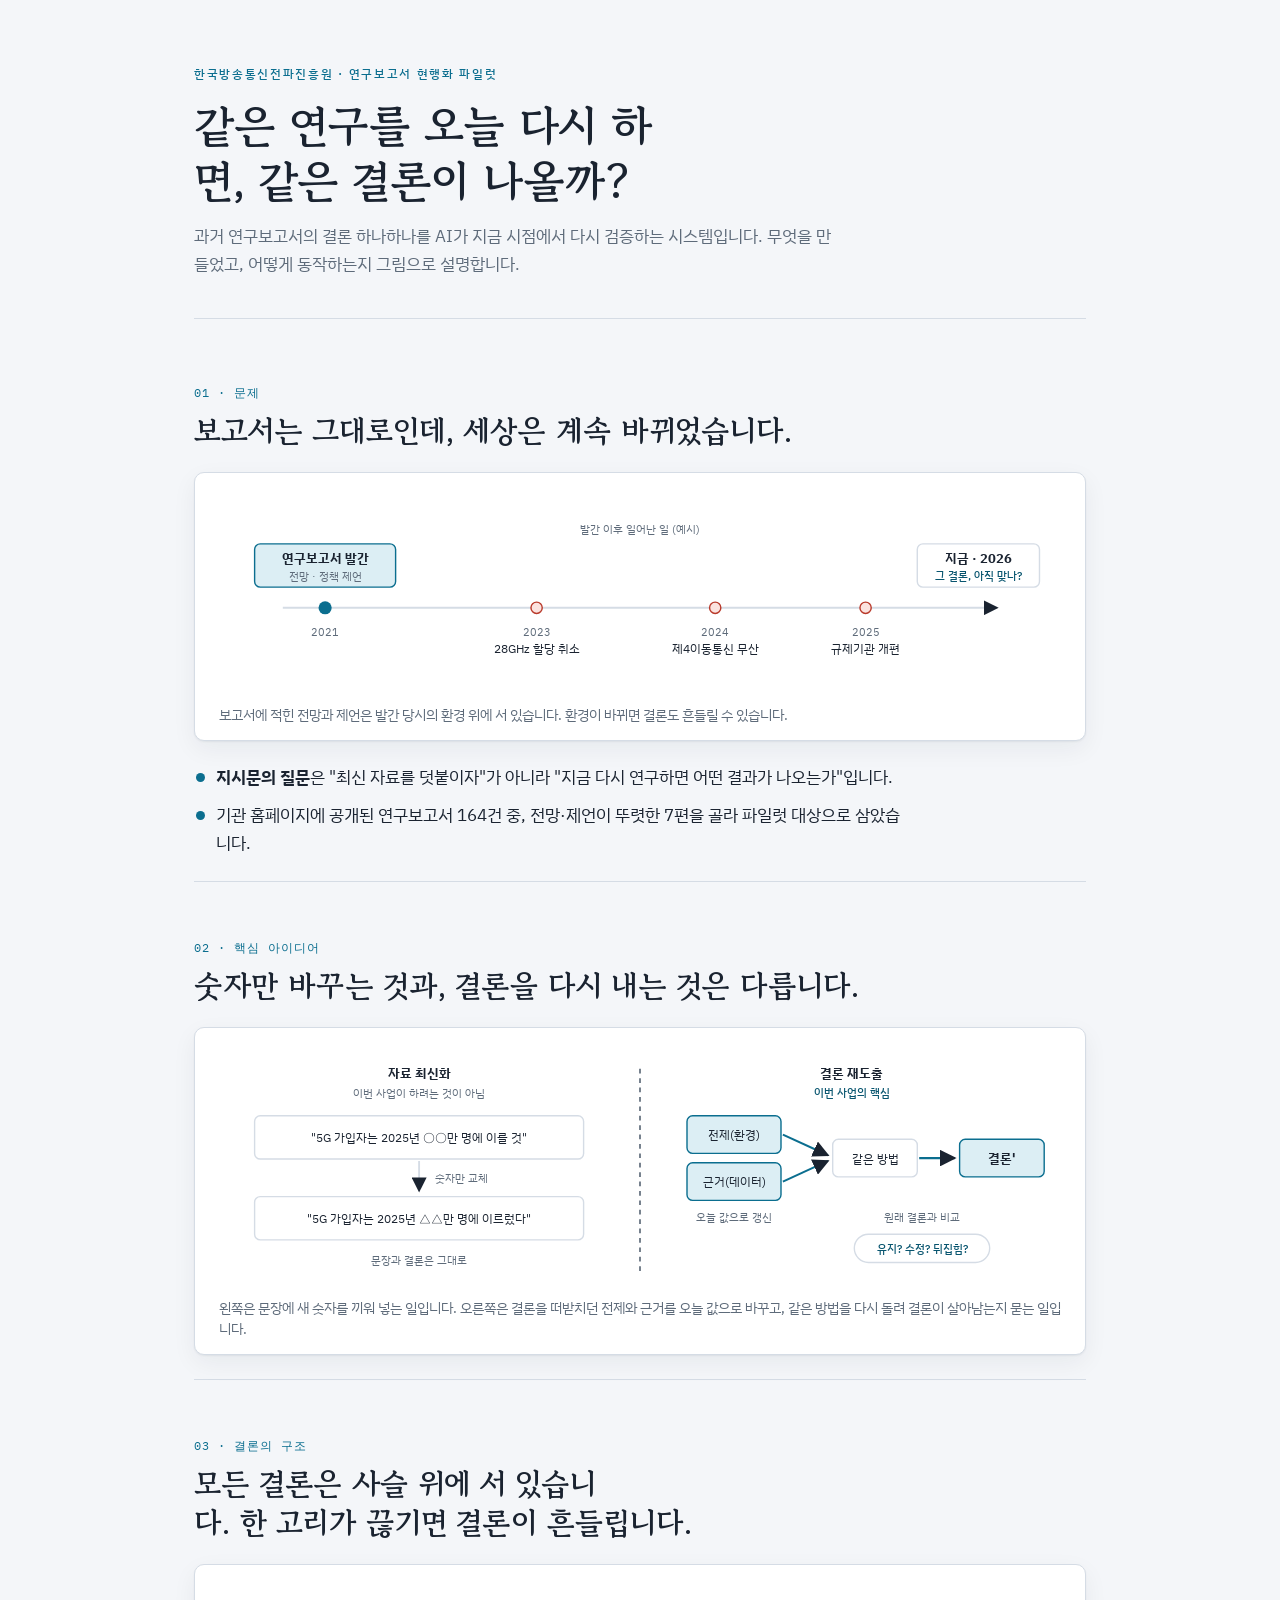
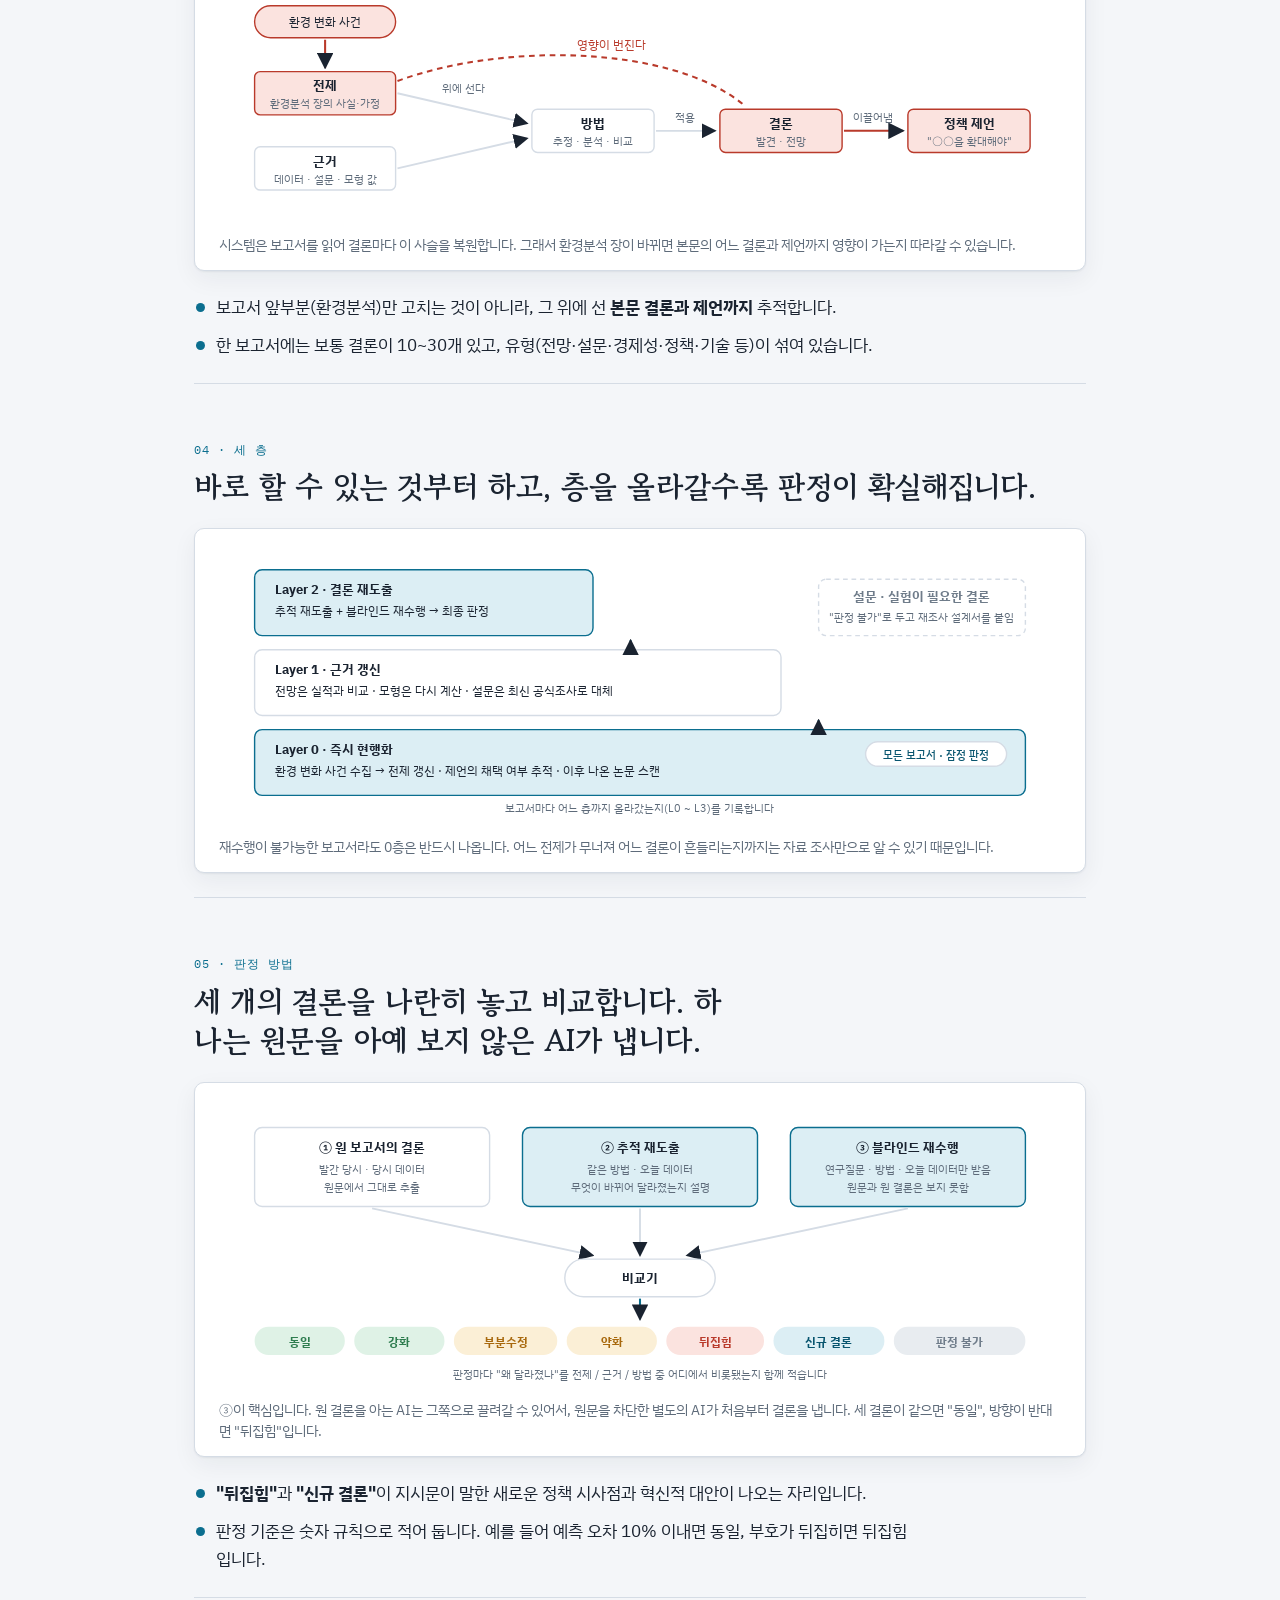
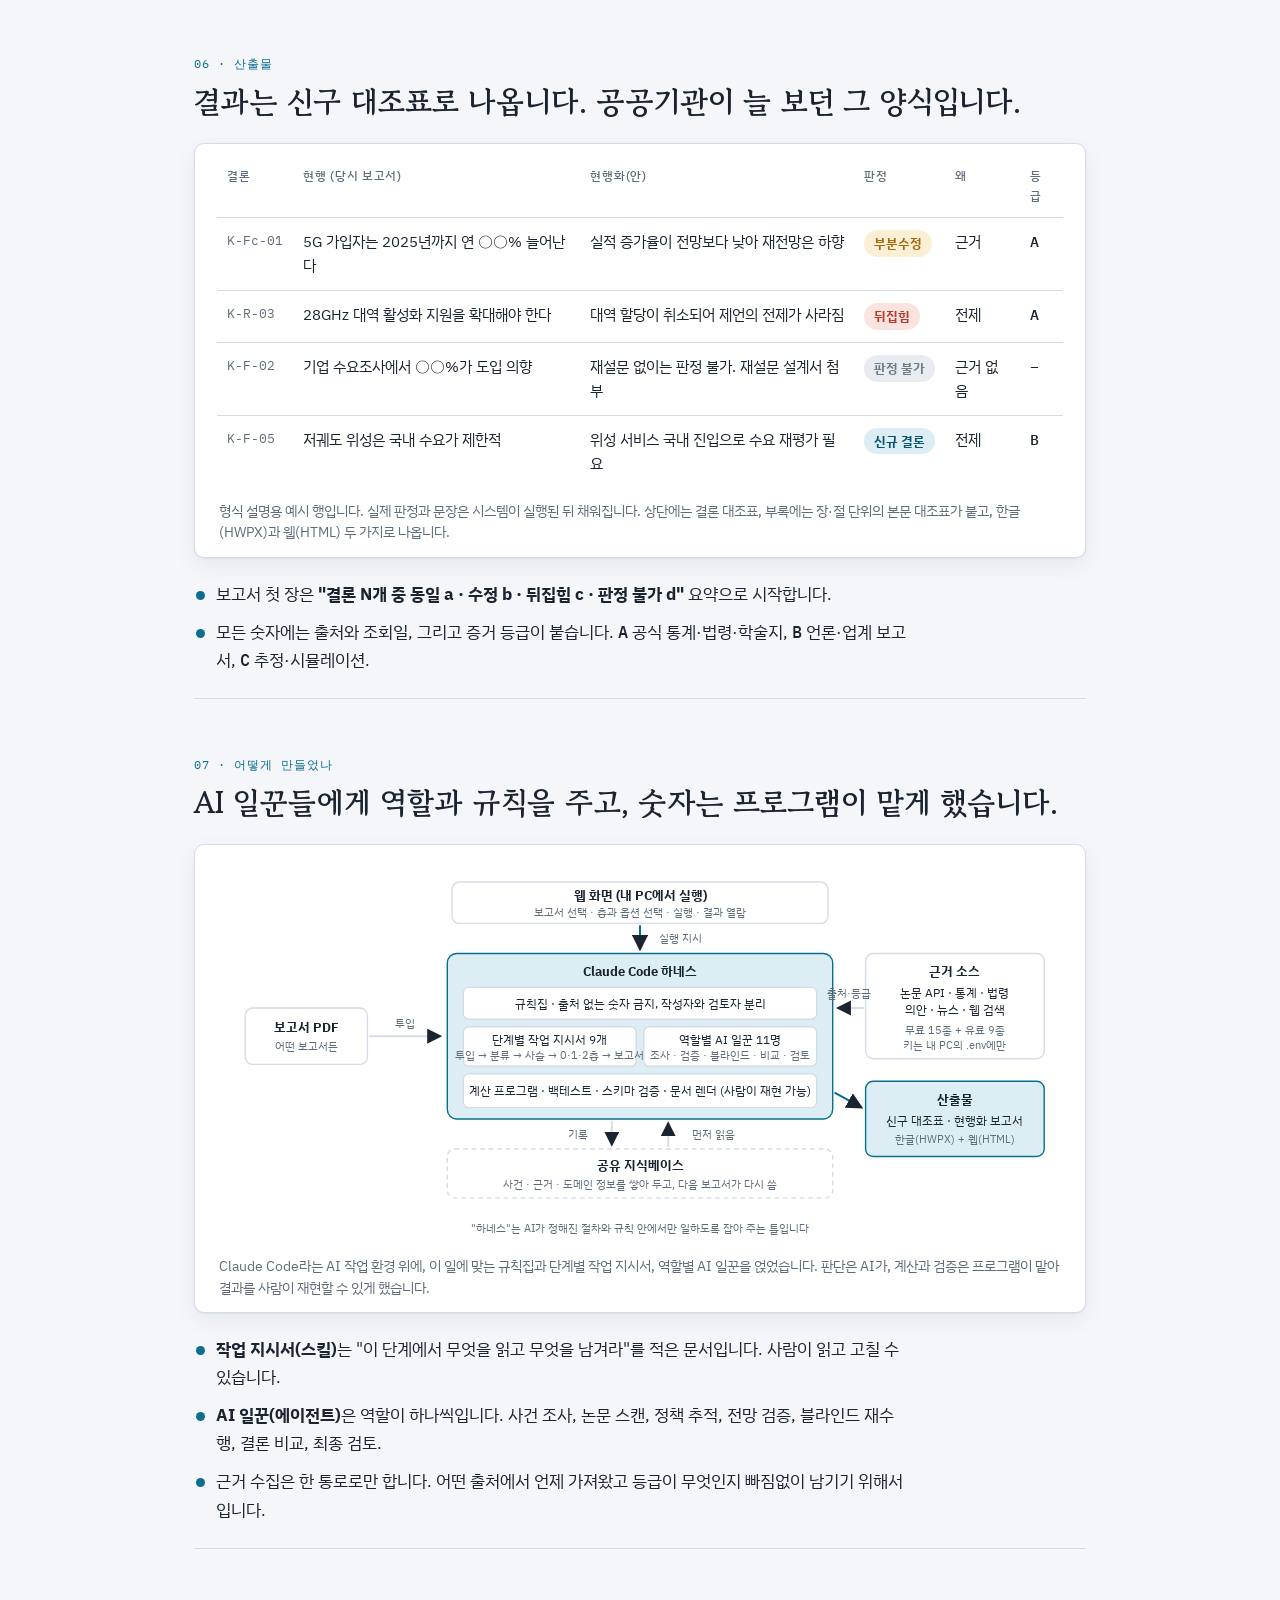
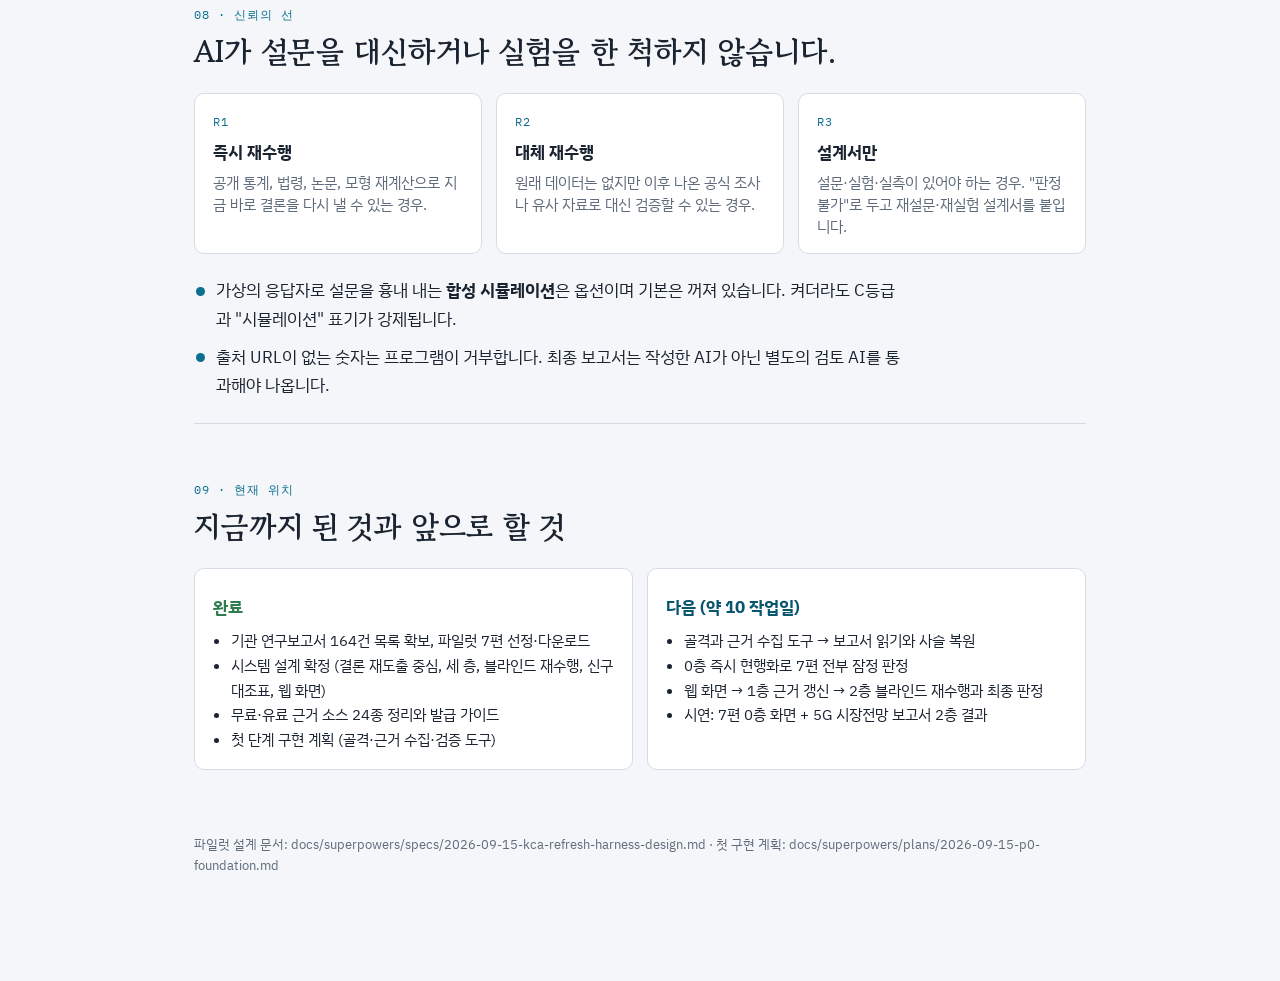
<file: docs/explainer/kca-rederivation-explainer.html>
<!doctype html>
<html lang="ko">
<meta charset="utf-8">
<meta name="viewport" content="width=device-width, initial-scale=1">
<title>같은 연구를 오늘 다시 하면</title>
<link rel="stylesheet" href="https://fonts.googleapis.com/css2?family=Gowun+Batang:wght@400;700&family=IBM+Plex+Sans+KR:wght@400;500;700&family=IBM+Plex+Mono:wght@400;500&display=swap">
<style>
  :root{
    --bg:#F4F6F9; --surface:#FFFFFF; --ink:#1A2330; --muted:#5E6B7A; --line:#D5DCE5;
    --accent:#0B6E8F; --accent-soft:#DCEEF4; --accent-ink:#08556F;
    --good:#2E7D4F; --good-soft:#DFF2E6; --warn:#A8690E; --warn-soft:#FBEFD6;
    --bad:#B93A2B; --bad-soft:#FBE3DF; --na:#6F7C8A; --na-soft:#E8ECF0;
    --shadow:0 1px 2px rgba(20,30,45,.06), 0 8px 24px rgba(20,30,45,.06);
  }
  @media (prefers-color-scheme: dark){
    :root:not([data-theme="light"]){
      --bg:#0E141B; --surface:#151D26; --ink:#E7EDF3; --muted:#9AA7B5; --line:#2A3542;
      --accent:#4FB3D4; --accent-soft:#123A48; --accent-ink:#8FD3EA;
      --good:#5FCB8A; --good-soft:#163425; --warn:#E2B14A; --warn-soft:#3A2E12;
      --bad:#F07A6A; --bad-soft:#3F1F1B; --na:#8E9BA8; --na-soft:#232C36;
      --shadow:0 1px 2px rgba(0,0,0,.4), 0 8px 24px rgba(0,0,0,.35);
    }
  }
  :root[data-theme="dark"]{
    --bg:#0E141B; --surface:#151D26; --ink:#E7EDF3; --muted:#9AA7B5; --line:#2A3542;
    --accent:#4FB3D4; --accent-soft:#123A48; --accent-ink:#8FD3EA;
    --good:#5FCB8A; --good-soft:#163425; --warn:#E2B14A; --warn-soft:#3A2E12;
    --bad:#F07A6A; --bad-soft:#3F1F1B; --na:#8E9BA8; --na-soft:#232C36;
    --shadow:0 1px 2px rgba(0,0,0,.4), 0 8px 24px rgba(0,0,0,.35);
  }
  *{box-sizing:border-box}
  body{background:var(--bg); color:var(--ink); font-family:"IBM Plex Sans KR","Noto Sans KR","Apple SD Gothic Neo","Malgun Gothic",sans-serif; font-size:17px; line-height:1.65; -webkit-font-smoothing:antialiased}
  .wrap{max-width:940px; margin:0 auto; padding:56px 24px 96px}
  header{padding-bottom:40px; border-bottom:1px solid var(--line); margin-bottom:8px}
  .eyebrow{font-size:12px; letter-spacing:.14em; text-transform:uppercase; color:var(--accent); font-weight:500}
  h1{font-family:"Gowun Batang","Nanum Myeongjo",serif; font-weight:700; font-size:clamp(30px,4.6vw,44px); line-height:1.25; margin:14px 0 14px; text-wrap:balance; letter-spacing:-.01em}
  header p{margin:0; color:var(--muted); max-width:38em}
  .scene{padding:56px 0 24px; border-bottom:1px solid var(--line)}
  .scene:last-of-type{border-bottom:0}
  .num{font-family:"IBM Plex Mono",monospace; font-size:12px; color:var(--accent); letter-spacing:.08em}
  h2{font-family:"Gowun Batang","Nanum Myeongjo",serif; font-weight:700; font-size:clamp(23px,3vw,30px); line-height:1.3; margin:8px 0 22px; text-wrap:balance}
  figure{margin:0; background:var(--surface); border:1px solid var(--line); border-radius:10px; padding:22px 22px 14px; box-shadow:var(--shadow); overflow-x:auto}
  figure svg{display:block; width:100%; height:auto; max-width:100%; font-family:"IBM Plex Sans KR","Noto Sans KR",sans-serif}
  figcaption{margin:12px 2px 0; color:var(--muted); font-size:14px; line-height:1.55}
  ul.pts{margin:22px 0 0; padding:0; list-style:none; display:grid; gap:10px}
  ul.pts li{position:relative; padding-left:22px; max-width:42em}
  ul.pts li::before{content:""; position:absolute; left:2px; top:.62em; width:9px; height:9px; border-radius:50%; background:var(--accent)}
  ul.pts b{font-weight:700}
  /* svg color roles */
  .ink{fill:var(--ink)} .mut{fill:var(--muted)} .acc{fill:var(--accent)} .accs{fill:var(--accent-soft)}
  .box{fill:var(--surface); stroke:var(--line); stroke-width:1.5}
  .boxa{fill:var(--accent-soft); stroke:var(--accent); stroke-width:1.5}
  .boxb{fill:var(--bad-soft); stroke:var(--bad); stroke-width:1.5}
  .ln{stroke:var(--line); stroke-width:2; fill:none}
  .lna{stroke:var(--accent); stroke-width:2.2; fill:none}
  .lnb{stroke:var(--bad); stroke-width:2.2; fill:none}
  .lnd{stroke:var(--muted); stroke-width:1.8; fill:none; stroke-dasharray:5 5}
  .t{font-size:13px; fill:var(--ink)} .ts{font-size:11.5px; fill:var(--muted)} .tb{font-size:14px; font-weight:700; fill:var(--ink)}
  .ta{font-size:12px; fill:var(--accent-ink); font-weight:500}
  .tw{font-size:12.5px; font-weight:700; fill:#fff}
  .stamp{font-size:12.5px; font-weight:700}
  /* comparison table */
  .tbl{width:100%; border-collapse:collapse; font-size:14.5px; min-width:760px}
  .tbl th,.tbl td{border-top:1px solid var(--line); padding:12px 10px; vertical-align:top; text-align:left}
  .tbl th{font-size:12px; letter-spacing:.06em; color:var(--muted); font-weight:500; border-top:0; padding-top:0}
  .tbl td.k{font-family:"IBM Plex Mono",monospace; font-size:12.5px; color:var(--muted); white-space:nowrap}
  .pill{display:inline-block; padding:3px 10px; border-radius:999px; font-size:12.5px; font-weight:700; white-space:nowrap}
  .p-good{background:var(--good-soft); color:var(--good)} .p-warn{background:var(--warn-soft); color:var(--warn)}
  .p-bad{background:var(--bad-soft); color:var(--bad)} .p-na{background:var(--na-soft); color:var(--na)} .p-new{background:var(--accent-soft); color:var(--accent-ink)}
  .grade{font-family:"IBM Plex Mono",monospace; font-weight:500}
  /* tiles */
  .tiles{display:grid; grid-template-columns:repeat(3,1fr); gap:14px; margin-top:6px}
  .tile{background:var(--surface); border:1px solid var(--line); border-radius:10px; padding:18px 18px 16px}
  .tile .k{font-family:"IBM Plex Mono",monospace; font-size:12px; color:var(--accent); letter-spacing:.06em}
  .tile h3{margin:6px 0 6px; font-size:17px; font-weight:700}
  .tile p{margin:0; color:var(--muted); font-size:14.5px; line-height:1.5}
  .status{display:grid; grid-template-columns:1fr 1fr; gap:14px; margin-top:6px}
  .status .tile ul{margin:8px 0 0; padding-left:18px; font-size:14.5px; line-height:1.7}
  .status .tile.done h3{color:var(--good)} .status .tile.next h3{color:var(--accent-ink)}
  @media (max-width:720px){ .tiles,.status{grid-template-columns:1fr} }
  @media (prefers-reduced-motion:no-preference){ .pill{transition:transform .15s} }
  a{color:var(--accent-ink)}
  footer{margin-top:40px; color:var(--muted); font-size:13px}
</style>

<div class="wrap">
<header>
  <div class="eyebrow">한국방송통신전파진흥원 · 연구보고서 현행화 파일럿</div>
  <h1>같은 연구를 오늘 다시 하면, 같은 결론이 나올까?</h1>
  <p>과거 연구보고서의 결론 하나하나를 AI가 지금 시점에서 다시 검증하는 시스템입니다. 무엇을 만들었고, 어떻게 동작하는지 그림으로 설명합니다.</p>
</header>

<!-- 1 -->
<section class="scene">
  <div class="num">01 · 문제</div>
  <h2>보고서는 그대로인데, 세상은 계속 바뀌었습니다.</h2>
  <figure>
    <svg viewBox="0 0 900 210" role="img" aria-label="2021년 발간된 보고서 이후 2023년 28GHz 할당 취소, 2024년 제4이동통신 무산, 규제기관 개편을 거쳐 2026년 지금에 이르는 타임라인. 지금 시점에서 당시 결론이 유효한지 묻는다.">
      <defs><marker id="ar" viewBox="0 0 10 10" refX="9" refY="5" markerWidth="8" markerHeight="8" orient="auto"><path d="M0,0 L10,5 L0,10 z" fill="currentColor"/></marker></defs>
      <g class="mut" style="color:var(--muted)"><line x1="70" y1="120" x2="830" y2="120" class="ln" marker-end="url(#ar)"/></g>
      <!-- report -->
      <rect x="40" y="52" width="150" height="46" rx="6" class="boxa"/>
      <text x="115" y="72" text-anchor="middle" class="tb">연구보고서 발간</text>
      <text x="115" y="90" text-anchor="middle" class="ts">전망 · 정책 제언</text>
      <circle cx="115" cy="120" r="7" class="acc"/>
      <text x="115" y="150" text-anchor="middle" class="ts">2021</text>
      <!-- events -->
      <circle cx="340" cy="120" r="6" class="boxb"/>
      <text x="340" y="150" text-anchor="middle" class="ts">2023</text>
      <text x="340" y="168" text-anchor="middle" class="t">28GHz 할당 취소</text>
      <circle cx="530" cy="120" r="6" class="boxb"/>
      <text x="530" y="150" text-anchor="middle" class="ts">2024</text>
      <text x="530" y="168" text-anchor="middle" class="t">제4이동통신 무산</text>
      <circle cx="690" cy="120" r="6" class="boxb"/>
      <text x="690" y="150" text-anchor="middle" class="ts">2025</text>
      <text x="690" y="168" text-anchor="middle" class="t">규제기관 개편</text>
      <!-- now -->
      <rect x="745" y="52" width="130" height="46" rx="6" class="box"/>
      <text x="810" y="72" text-anchor="middle" class="tb">지금 · 2026</text>
      <text x="810" y="90" text-anchor="middle" class="ta">그 결론, 아직 맞나?</text>
      <text x="450" y="40" text-anchor="middle" class="ts">발간 이후 일어난 일 (예시)</text>
    </svg>
    <figcaption>보고서에 적힌 전망과 제언은 발간 당시의 환경 위에 서 있습니다. 환경이 바뀌면 결론도 흔들릴 수 있습니다.</figcaption>
  </figure>
  <ul class="pts">
    <li><b>지시문의 질문</b>은 "최신 자료를 덧붙이자"가 아니라 "지금 다시 연구하면 어떤 결과가 나오는가"입니다.</li>
    <li>기관 홈페이지에 공개된 연구보고서 164건 중, 전망·제언이 뚜렷한 7편을 골라 파일럿 대상으로 삼았습니다.</li>
  </ul>
</section>

<!-- 2 -->
<section class="scene">
  <div class="num">02 · 핵심 아이디어</div>
  <h2>숫자만 바꾸는 것과, 결론을 다시 내는 것은 다릅니다.</h2>
  <figure>
    <svg viewBox="0 0 900 250" role="img" aria-label="왼쪽은 자료 최신화: 같은 문장에서 숫자만 바뀐다. 오른쪽은 결론 재도출: 전제와 근거를 오늘 값으로 바꾼 뒤 같은 방법을 다시 적용해 결론이 유지되는지 판정한다.">
      <defs><marker id="ar2" viewBox="0 0 10 10" refX="9" refY="5" markerWidth="8" markerHeight="8" orient="auto"><path d="M0,0 L10,5 L0,10 z" fill="currentColor"/></marker></defs>
      <!-- left -->
      <text x="215" y="30" text-anchor="middle" class="tb">자료 최신화</text>
      <text x="215" y="50" text-anchor="middle" class="ts">이번 사업이 하려는 것이 아님</text>
      <rect x="40" y="70" width="350" height="46" rx="6" class="box"/>
      <text x="215" y="98" text-anchor="middle" class="t">"5G 가입자는 2025년 ○○만 명에 이를 것"</text>
      <g style="color:var(--muted)"><line x1="215" y1="118" x2="215" y2="150" class="ln" marker-end="url(#ar2)"/></g>
      <text x="232" y="140" class="ts">숫자만 교체</text>
      <rect x="40" y="156" width="350" height="46" rx="6" class="box"/>
      <text x="215" y="184" text-anchor="middle" class="t">"5G 가입자는 2025년 △△만 명에 이르렀다"</text>
      <text x="215" y="228" text-anchor="middle" class="ts">문장과 결론은 그대로</text>
      <!-- divider -->
      <line x1="450" y1="20" x2="450" y2="235" class="lnd"/>
      <!-- right -->
      <text x="675" y="30" text-anchor="middle" class="tb">결론 재도출</text>
      <text x="675" y="50" text-anchor="middle" class="ta">이번 사업의 핵심</text>
      <rect x="500" y="70" width="100" height="40" rx="6" class="boxa"/><text x="550" y="95" text-anchor="middle" class="t">전제(환경)</text>
      <rect x="500" y="120" width="100" height="40" rx="6" class="boxa"/><text x="550" y="145" text-anchor="middle" class="t">근거(데이터)</text>
      <text x="550" y="182" text-anchor="middle" class="ts">오늘 값으로 갱신</text>
      <g style="color:var(--accent)">
        <line x1="602" y1="90" x2="650" y2="112" class="lna" marker-end="url(#ar2)"/>
        <line x1="602" y1="140" x2="650" y2="118" class="lna" marker-end="url(#ar2)"/>
      </g>
      <rect x="655" y="95" width="90" height="40" rx="6" class="box"/><text x="700" y="120" text-anchor="middle" class="t">같은 방법</text>
      <g style="color:var(--accent)"><line x1="747" y1="115" x2="785" y2="115" class="lna" marker-end="url(#ar2)"/></g>
      <rect x="790" y="95" width="90" height="40" rx="6" class="boxa"/><text x="835" y="120" text-anchor="middle" class="tb">결론'</text>
      <text x="750" y="182" text-anchor="middle" class="ts">원래 결론과 비교</text>
      <rect x="678" y="196" width="144" height="30" rx="15" class="box"/>
      <text x="750" y="216" text-anchor="middle" class="ta">유지? 수정? 뒤집힘?</text>
    </svg>
    <figcaption>왼쪽은 문장에 새 숫자를 끼워 넣는 일입니다. 오른쪽은 결론을 떠받치던 전제와 근거를 오늘 값으로 바꾸고, 같은 방법을 다시 돌려 결론이 살아남는지 묻는 일입니다.</figcaption>
  </figure>
</section>

<!-- 3 -->
<section class="scene">
  <div class="num">03 · 결론의 구조</div>
  <h2>모든 결론은 사슬 위에 서 있습니다. 한 고리가 끊기면 결론이 흔들립니다.</h2>
  <figure>
    <svg viewBox="0 0 900 250" role="img" aria-label="전제와 근거가 방법을 거쳐 결론이 되고, 결론이 정책 제언으로 이어지는 사슬. 환경 변화 사건이 전제를 치면 그 영향이 결론과 제언까지 번진다.">
      <defs><marker id="ar3" viewBox="0 0 10 10" refX="9" refY="5" markerWidth="8" markerHeight="8" orient="auto"><path d="M0,0 L10,5 L0,10 z" fill="currentColor"/></marker></defs>
      <!-- event -->
      <rect x="40" y="20" width="150" height="34" rx="17" class="boxb"/>
      <text x="115" y="42" text-anchor="middle" class="t">환경 변화 사건</text>
      <g style="color:var(--bad)"><line x1="115" y1="56" x2="115" y2="86" class="lnb" marker-end="url(#ar3)"/></g>
      <!-- premises / evidence -->
      <rect x="40" y="90" width="150" height="46" rx="6" class="boxb"/>
      <text x="115" y="110" text-anchor="middle" class="tb">전제</text>
      <text x="115" y="128" text-anchor="middle" class="ts">환경분석 장의 사실·가정</text>
      <rect x="40" y="170" width="150" height="46" rx="6" class="box"/>
      <text x="115" y="190" text-anchor="middle" class="tb">근거</text>
      <text x="115" y="208" text-anchor="middle" class="ts">데이터 · 설문 · 모형 값</text>
      <g style="color:var(--muted)">
        <line x1="192" y1="113" x2="330" y2="145" class="ln" marker-end="url(#ar3)"/>
        <line x1="192" y1="193" x2="330" y2="161" class="ln" marker-end="url(#ar3)"/>
      </g>
      <text x="262" y="112" text-anchor="middle" class="ts">위에 선다</text>
      <!-- method -->
      <rect x="335" y="130" width="130" height="46" rx="6" class="box"/>
      <text x="400" y="150" text-anchor="middle" class="tb">방법</text>
      <text x="400" y="168" text-anchor="middle" class="ts">추정 · 분석 · 비교</text>
      <g style="color:var(--muted)"><line x1="467" y1="153" x2="530" y2="153" class="ln" marker-end="url(#ar3)"/></g>
      <text x="498" y="143" text-anchor="middle" class="ts">적용</text>
      <!-- conclusion -->
      <rect x="535" y="130" width="130" height="46" rx="6" class="boxb"/>
      <text x="600" y="150" text-anchor="middle" class="tb">결론</text>
      <text x="600" y="168" text-anchor="middle" class="ts">발견 · 전망</text>
      <g style="color:var(--bad)"><line x1="667" y1="153" x2="730" y2="153" class="lnb" marker-end="url(#ar3)"/></g>
      <text x="698" y="143" text-anchor="middle" class="ts">이끌어냄</text>
      <!-- recommendation -->
      <rect x="735" y="130" width="130" height="46" rx="6" class="boxb"/>
      <text x="800" y="150" text-anchor="middle" class="tb">정책 제언</text>
      <text x="800" y="168" text-anchor="middle" class="ts">"○○을 확대해야"</text>
      <!-- propagation path -->
      <path d="M192 100 C 300 60, 480 60, 560 125" class="lnb" style="stroke-dasharray:6 5"/>
      <text x="420" y="66" text-anchor="middle" class="t" style="fill:var(--bad)">영향이 번진다</text>
    </svg>
    <figcaption>시스템은 보고서를 읽어 결론마다 이 사슬을 복원합니다. 그래서 환경분석 장이 바뀌면 본문의 어느 결론과 제언까지 영향이 가는지 따라갈 수 있습니다.</figcaption>
  </figure>
  <ul class="pts">
    <li>보고서 앞부분(환경분석)만 고치는 것이 아니라, 그 위에 선 <b>본문 결론과 제언까지</b> 추적합니다.</li>
    <li>한 보고서에는 보통 결론이 10~30개 있고, 유형(전망·설문·경제성·정책·기술 등)이 섞여 있습니다.</li>
  </ul>
</section>

<!-- 4 -->
<section class="scene">
  <div class="num">04 · 세 층</div>
  <h2>바로 할 수 있는 것부터 하고, 층을 올라갈수록 판정이 확실해집니다.</h2>
  <figure>
    <svg viewBox="0 0 900 290" role="img" aria-label="세 층 계단. 0층은 모든 보고서에 즉시 적용되는 전제 갱신과 잠정 판정, 1층은 근거 데이터 갱신, 2층은 결론 재도출과 최종 판정. 설문이나 실험이 필요한 결론은 판정 불가로 두고 설계서를 붙인다.">
      <defs><marker id="ar4" viewBox="0 0 10 10" refX="9" refY="5" markerWidth="8" markerHeight="8" orient="auto"><path d="M0,0 L10,5 L0,10 z" fill="currentColor"/></marker></defs>
      <!-- L0 -->
      <rect x="40" y="190" width="820" height="70" rx="8" class="boxa"/>
      <text x="62" y="216" class="tb">Layer 0 · 즉시 현행화</text>
      <text x="62" y="238" class="t">환경 변화 사건 수집 → 전제 갱신 · 제언의 채택 여부 추적 · 이후 나온 논문 스캔</text>
      <rect x="690" y="203" width="150" height="26" rx="13" class="box"/><text x="765" y="221" text-anchor="middle" class="ta">모든 보고서 · 잠정 판정</text>
      <!-- L1 -->
      <rect x="40" y="105" width="560" height="70" rx="8" class="box"/>
      <text x="62" y="131" class="tb">Layer 1 · 근거 갱신</text>
      <text x="62" y="153" class="t">전망은 실적과 비교 · 모형은 다시 계산 · 설문은 최신 공식조사로 대체</text>
      <!-- L2 -->
      <rect x="40" y="20" width="360" height="70" rx="8" class="boxa"/>
      <text x="62" y="46" class="tb">Layer 2 · 결론 재도출</text>
      <text x="62" y="68" class="t">추적 재도출 + 블라인드 재수행 → 최종 판정</text>
      <!-- arrows up -->
      <g style="color:var(--accent)">
        <line x1="640" y1="188" x2="640" y2="180" class="lna" marker-end="url(#ar4)"/>
        <line x1="440" y1="103" x2="440" y2="95" class="lna" marker-end="url(#ar4)"/>
      </g>
      <!-- R3 note -->
      <rect x="640" y="30" width="220" height="60" rx="8" class="box" style="stroke-dasharray:5 4"/>
      <text x="750" y="53" text-anchor="middle" class="tb" style="fill:var(--na)">설문 · 실험이 필요한 결론</text>
      <text x="750" y="74" text-anchor="middle" class="ts">"판정 불가"로 두고 재조사 설계서를 붙임</text>
      <text x="450" y="278" text-anchor="middle" class="ts">보고서마다 어느 층까지 올라갔는지(L0 ~ L3)를 기록합니다</text>
    </svg>
    <figcaption>재수행이 불가능한 보고서라도 0층은 반드시 나옵니다. 어느 전제가 무너져 어느 결론이 흔들리는지까지는 자료 조사만으로 알 수 있기 때문입니다.</figcaption>
  </figure>
</section>

<!-- 5 -->
<section class="scene">
  <div class="num">05 · 판정 방법</div>
  <h2>세 개의 결론을 나란히 놓고 비교합니다. 하나는 원문을 아예 보지 않은 AI가 냅니다.</h2>
  <figure>
    <svg viewBox="0 0 900 300" role="img" aria-label="원 보고서의 결론, 같은 방법을 오늘 데이터에 적용한 추적 재도출 결론, 원문을 보지 않은 AI가 독립적으로 낸 블라인드 결론을 비교기가 받아 일곱 가지 판정 중 하나를 찍는다.">
      <defs><marker id="ar5" viewBox="0 0 10 10" refX="9" refY="5" markerWidth="8" markerHeight="8" orient="auto"><path d="M0,0 L10,5 L0,10 z" fill="currentColor"/></marker></defs>
      <!-- three cards -->
      <rect x="40" y="24" width="250" height="84" rx="8" class="box"/>
      <text x="165" y="50" text-anchor="middle" class="tb">① 원 보고서의 결론</text>
      <text x="165" y="72" text-anchor="middle" class="ts">발간 당시 · 당시 데이터</text>
      <text x="165" y="92" text-anchor="middle" class="ts">원문에서 그대로 추출</text>
      <rect x="325" y="24" width="250" height="84" rx="8" class="boxa"/>
      <text x="450" y="50" text-anchor="middle" class="tb">② 추적 재도출</text>
      <text x="450" y="72" text-anchor="middle" class="ts">같은 방법 · 오늘 데이터</text>
      <text x="450" y="92" text-anchor="middle" class="ts">무엇이 바뀌어 달라졌는지 설명</text>
      <rect x="610" y="24" width="250" height="84" rx="8" class="boxa"/>
      <text x="735" y="50" text-anchor="middle" class="tb">③ 블라인드 재수행</text>
      <text x="735" y="72" text-anchor="middle" class="ts">연구질문 · 방법 · 오늘 데이터만 받음</text>
      <text x="735" y="92" text-anchor="middle" class="ts">원문과 원 결론은 보지 못함</text>
      <!-- arrows to comparator -->
      <g style="color:var(--muted)">
        <line x1="165" y1="110" x2="400" y2="160" class="ln" marker-end="url(#ar5)"/>
        <line x1="450" y1="110" x2="450" y2="160" class="ln" marker-end="url(#ar5)"/>
        <line x1="735" y1="110" x2="500" y2="160" class="ln" marker-end="url(#ar5)"/>
      </g>
      <rect x="370" y="164" width="160" height="40" rx="20" class="box"/>
      <text x="450" y="189" text-anchor="middle" class="tb">비교기</text>
      <g style="color:var(--accent)"><line x1="450" y1="206" x2="450" y2="228" class="lna" marker-end="url(#ar5)"/></g>
      <!-- stamps -->
      <g class="stamp">
        <rect x="40" y="236" width="96" height="30" rx="15" style="fill:var(--good-soft)"/><text x="88" y="256" text-anchor="middle" style="fill:var(--good)">동일</text>
        <rect x="146" y="236" width="96" height="30" rx="15" style="fill:var(--good-soft)"/><text x="194" y="256" text-anchor="middle" style="fill:var(--good)">강화</text>
        <rect x="252" y="236" width="110" height="30" rx="15" style="fill:var(--warn-soft)"/><text x="307" y="256" text-anchor="middle" style="fill:var(--warn)">부분수정</text>
        <rect x="372" y="236" width="96" height="30" rx="15" style="fill:var(--warn-soft)"/><text x="420" y="256" text-anchor="middle" style="fill:var(--warn)">약화</text>
        <rect x="478" y="236" width="104" height="30" rx="15" style="fill:var(--bad-soft)"/><text x="530" y="256" text-anchor="middle" style="fill:var(--bad)">뒤집힘</text>
        <rect x="592" y="236" width="118" height="30" rx="15" style="fill:var(--accent-soft)"/><text x="651" y="256" text-anchor="middle" style="fill:var(--accent-ink)">신규 결론</text>
        <rect x="720" y="236" width="140" height="30" rx="15" style="fill:var(--na-soft)"/><text x="790" y="256" text-anchor="middle" style="fill:var(--na)">판정 불가</text>
      </g>
      <text x="450" y="290" text-anchor="middle" class="ts">판정마다 "왜 달라졌나"를 전제 / 근거 / 방법 중 어디에서 비롯됐는지 함께 적습니다</text>
    </svg>
    <figcaption>③이 핵심입니다. 원 결론을 아는 AI는 그쪽으로 끌려갈 수 있어서, 원문을 차단한 별도의 AI가 처음부터 결론을 냅니다. 세 결론이 같으면 "동일", 방향이 반대면 "뒤집힘"입니다.</figcaption>
  </figure>
  <ul class="pts">
    <li><b>"뒤집힘"</b>과 <b>"신규 결론"</b>이 지시문이 말한 새로운 정책 시사점과 혁신적 대안이 나오는 자리입니다.</li>
    <li>판정 기준은 숫자 규칙으로 적어 둡니다. 예를 들어 예측 오차 10% 이내면 동일, 부호가 뒤집히면 뒤집힘입니다.</li>
  </ul>
</section>

<!-- 6 -->
<section class="scene">
  <div class="num">06 · 산출물</div>
  <h2>결과는 신구 대조표로 나옵니다. 공공기관이 늘 보던 그 양식입니다.</h2>
  <figure>
    <table class="tbl" aria-label="신구 대조표 예시">
      <thead><tr><th>결론</th><th>현행 (당시 보고서)</th><th>현행화(안)</th><th>판정</th><th>왜</th><th>등급</th></tr></thead>
      <tbody>
        <tr><td class="k">K-Fc-01</td><td>5G 가입자는 2025년까지 연 ○○% 늘어난다</td><td>실적 증가율이 전망보다 낮아 재전망은 하향</td><td><span class="pill p-warn">부분수정</span></td><td>근거</td><td class="grade">A</td></tr>
        <tr><td class="k">K-R-03</td><td>28GHz 대역 활성화 지원을 확대해야 한다</td><td>대역 할당이 취소되어 제언의 전제가 사라짐</td><td><span class="pill p-bad">뒤집힘</span></td><td>전제</td><td class="grade">A</td></tr>
        <tr><td class="k">K-F-02</td><td>기업 수요조사에서 ○○%가 도입 의향</td><td>재설문 없이는 판정 불가. 재설문 설계서 첨부</td><td><span class="pill p-na">판정 불가</span></td><td>근거 없음</td><td class="grade">–</td></tr>
        <tr><td class="k">K-F-05</td><td>저궤도 위성은 국내 수요가 제한적</td><td>위성 서비스 국내 진입으로 수요 재평가 필요</td><td><span class="pill p-new">신규 결론</span></td><td>전제</td><td class="grade">B</td></tr>
      </tbody>
    </table>
    <figcaption>형식 설명용 예시 행입니다. 실제 판정과 문장은 시스템이 실행된 뒤 채워집니다. 상단에는 결론 대조표, 부록에는 장·절 단위의 본문 대조표가 붙고, 한글(HWPX)과 웹(HTML) 두 가지로 나옵니다.</figcaption>
  </figure>
  <ul class="pts">
    <li>보고서 첫 장은 <b>"결론 N개 중 동일 a · 수정 b · 뒤집힘 c · 판정 불가 d"</b> 요약으로 시작합니다.</li>
    <li>모든 숫자에는 출처와 조회일, 그리고 증거 등급이 붙습니다. <span class="grade">A</span> 공식 통계·법령·학술지, <span class="grade">B</span> 언론·업계 보고서, <span class="grade">C</span> 추정·시뮬레이션.</li>
  </ul>
</section>

<!-- 7 -->
<section class="scene">
  <div class="num">07 · 어떻게 만들었나</div>
  <h2>AI 일꾼들에게 역할과 규칙을 주고, 숫자는 프로그램이 맡게 했습니다.</h2>
  <figure>
    <svg viewBox="0 0 900 400" role="img" aria-label="시스템 구성도. 웹 화면에서 실행하면 Claude Code 하네스가 보고서 PDF를 받아 규칙과 단계별 작업 지시서, 역할별 AI 일꾼으로 처리한다. 근거는 논문·통계·법령·뉴스 API에서 출처와 등급을 붙여 가져오고, 사건과 근거는 공유 지식베이스에 쌓여 다음 보고서가 재사용한다. 결과는 신구 대조표와 현행화 보고서로 나온다.">
      <defs><marker id="ar7" viewBox="0 0 10 10" refX="9" refY="5" markerWidth="8" markerHeight="8" orient="auto"><path d="M0,0 L10,5 L0,10 z" fill="currentColor"/></marker></defs>
      <!-- UI -->
      <rect x="250" y="16" width="400" height="44" rx="8" class="box"/>
      <text x="450" y="35" text-anchor="middle" class="tb">웹 화면 (내 PC에서 실행)</text>
      <text x="450" y="52" text-anchor="middle" class="ts">보고서 선택 · 층과 옵션 선택 · 실행 · 결과 열람</text>
      <g style="color:var(--accent)"><line x1="450" y1="62" x2="450" y2="88" class="lna" marker-end="url(#ar7)"/></g>
      <text x="470" y="80" class="ts">실행 지시</text>
      <!-- input -->
      <rect x="30" y="150" width="130" height="60" rx="8" class="box"/>
      <text x="95" y="175" text-anchor="middle" class="tb">보고서 PDF</text>
      <text x="95" y="195" text-anchor="middle" class="ts">어떤 보고서든</text>
      <g style="color:var(--muted)"><line x1="162" y1="180" x2="238" y2="180" class="ln" marker-end="url(#ar7)"/></g>
      <text x="200" y="170" text-anchor="middle" class="ts">투입</text>
      <!-- harness -->
      <rect x="245" y="92" width="410" height="176" rx="10" class="boxa"/>
      <text x="450" y="116" text-anchor="middle" class="tb">Claude Code 하네스</text>
      <rect x="262" y="128" width="376" height="34" rx="6" class="box"/>
      <text x="450" y="150" text-anchor="middle" class="t">규칙집 · 출처 없는 숫자 금지, 작성자와 검토자 분리</text>
      <rect x="262" y="170" width="184" height="42" rx="6" class="box"/>
      <text x="354" y="188" text-anchor="middle" class="t">단계별 작업 지시서 9개</text>
      <text x="354" y="204" text-anchor="middle" class="ts">투입 → 분류 → 사슬 → 0·1·2층 → 보고서</text>
      <rect x="454" y="170" width="184" height="42" rx="6" class="box"/>
      <text x="546" y="188" text-anchor="middle" class="t">역할별 AI 일꾼 11명</text>
      <text x="546" y="204" text-anchor="middle" class="ts">조사 · 검증 · 블라인드 · 비교 · 검토</text>
      <rect x="262" y="220" width="376" height="36" rx="6" class="box"/>
      <text x="450" y="243" text-anchor="middle" class="t">계산 프로그램 · 백테스트 · 스키마 검증 · 문서 렌더 (사람이 재현 가능)</text>
      <!-- sources -->
      <rect x="690" y="92" width="190" height="112" rx="8" class="box"/>
      <text x="785" y="116" text-anchor="middle" class="tb">근거 소스</text>
      <text x="785" y="138" text-anchor="middle" class="t">논문 API · 통계 · 법령</text>
      <text x="785" y="156" text-anchor="middle" class="t">의안 · 뉴스 · 웹 검색</text>
      <text x="785" y="178" text-anchor="middle" class="ts">무료 15종 + 유료 9종</text>
      <text x="785" y="194" text-anchor="middle" class="ts">키는 내 PC의 .env에만</text>
      <g style="color:var(--muted)"><line x1="688" y1="150" x2="660" y2="150" class="ln" marker-end="url(#ar7)"/></g>
      <text x="672" y="138" text-anchor="middle" class="ts">출처·등급</text>
      <!-- KB -->
      <rect x="245" y="300" width="410" height="52" rx="8" class="box" style="stroke-dasharray:5 4"/>
      <text x="450" y="322" text-anchor="middle" class="tb">공유 지식베이스</text>
      <text x="450" y="341" text-anchor="middle" class="ts">사건 · 근거 · 도메인 정보를 쌓아 두고, 다음 보고서가 다시 씀</text>
      <g style="color:var(--muted)">
        <line x1="420" y1="270" x2="420" y2="296" class="ln" marker-end="url(#ar7)"/>
        <line x1="480" y1="298" x2="480" y2="272" class="ln" marker-end="url(#ar7)"/>
      </g>
      <text x="395" y="288" text-anchor="end" class="ts">기록</text>
      <text x="505" y="288" class="ts">먼저 읽음</text>
      <!-- output -->
      <rect x="690" y="228" width="190" height="80" rx="8" class="boxa"/>
      <text x="785" y="252" text-anchor="middle" class="tb">산출물</text>
      <text x="785" y="274" text-anchor="middle" class="t">신구 대조표 · 현행화 보고서</text>
      <text x="785" y="294" text-anchor="middle" class="ts">한글(HWPX) + 웹(HTML)</text>
      <g style="color:var(--accent)"><line x1="657" y1="240" x2="686" y2="256" class="lna" marker-end="url(#ar7)"/></g>
      <text x="450" y="388" text-anchor="middle" class="ts">"하네스"는 AI가 정해진 절차와 규칙 안에서만 일하도록 잡아 주는 틀입니다</text>
    </svg>
    <figcaption>Claude Code라는 AI 작업 환경 위에, 이 일에 맞는 규칙집과 단계별 작업 지시서, 역할별 AI 일꾼을 얹었습니다. 판단은 AI가, 계산과 검증은 프로그램이 맡아 결과를 사람이 재현할 수 있게 했습니다.</figcaption>
  </figure>
  <ul class="pts">
    <li><b>작업 지시서(스킬)</b>는 "이 단계에서 무엇을 읽고 무엇을 남겨라"를 적은 문서입니다. 사람이 읽고 고칠 수 있습니다.</li>
    <li><b>AI 일꾼(에이전트)</b>은 역할이 하나씩입니다. 사건 조사, 논문 스캔, 정책 추적, 전망 검증, 블라인드 재수행, 결론 비교, 최종 검토.</li>
    <li>근거 수집은 한 통로로만 합니다. 어떤 출처에서 언제 가져왔고 등급이 무엇인지 빠짐없이 남기기 위해서입니다.</li>
  </ul>
</section>

<!-- 8 -->
<section class="scene">
  <div class="num">08 · 신뢰의 선</div>
  <h2>AI가 설문을 대신하거나 실험을 한 척하지 않습니다.</h2>
  <div class="tiles">
    <div class="tile"><div class="k">R1</div><h3>즉시 재수행</h3><p>공개 통계, 법령, 논문, 모형 재계산으로 지금 바로 결론을 다시 낼 수 있는 경우.</p></div>
    <div class="tile"><div class="k">R2</div><h3>대체 재수행</h3><p>원래 데이터는 없지만 이후 나온 공식 조사나 유사 자료로 대신 검증할 수 있는 경우.</p></div>
    <div class="tile"><div class="k">R3</div><h3>설계서만</h3><p>설문·실험·실측이 있어야 하는 경우. "판정 불가"로 두고 재설문·재실험 설계서를 붙입니다.</p></div>
  </div>
  <ul class="pts">
    <li>가상의 응답자로 설문을 흉내 내는 <b>합성 시뮬레이션</b>은 옵션이며 기본은 꺼져 있습니다. 켜더라도 C등급과 "시뮬레이션" 표기가 강제됩니다.</li>
    <li>출처 URL이 없는 숫자는 프로그램이 거부합니다. 최종 보고서는 작성한 AI가 아닌 별도의 검토 AI를 통과해야 나옵니다.</li>
  </ul>
</section>

<!-- 9 -->
<section class="scene">
  <div class="num">09 · 현재 위치</div>
  <h2>지금까지 된 것과 앞으로 할 것</h2>
  <div class="status">
    <div class="tile done"><h3>완료</h3><ul>
      <li>기관 연구보고서 164건 목록 확보, 파일럿 7편 선정·다운로드</li>
      <li>시스템 설계 확정 (결론 재도출 중심, 세 층, 블라인드 재수행, 신구 대조표, 웹 화면)</li>
      <li>무료·유료 근거 소스 24종 정리와 발급 가이드</li>
      <li>첫 단계 구현 계획 (골격·근거 수집·검증 도구)</li>
    </ul></div>
    <div class="tile next"><h3>다음 (약 10 작업일)</h3><ul>
      <li>골격과 근거 수집 도구 → 보고서 읽기와 사슬 복원</li>
      <li>0층 즉시 현행화로 7편 전부 잠정 판정</li>
      <li>웹 화면 → 1층 근거 갱신 → 2층 블라인드 재수행과 최종 판정</li>
      <li>시연: 7편 0층 화면 + 5G 시장전망 보고서 2층 결과</li>
    </ul></div>
  </div>
</section>

<footer>파일럿 설계 문서: docs/superpowers/specs/2026-09-15-kca-refresh-harness-design.md · 첫 구현 계획: docs/superpowers/plans/2026-09-15-p0-foundation.md</footer>
</div>

</html>
</file>
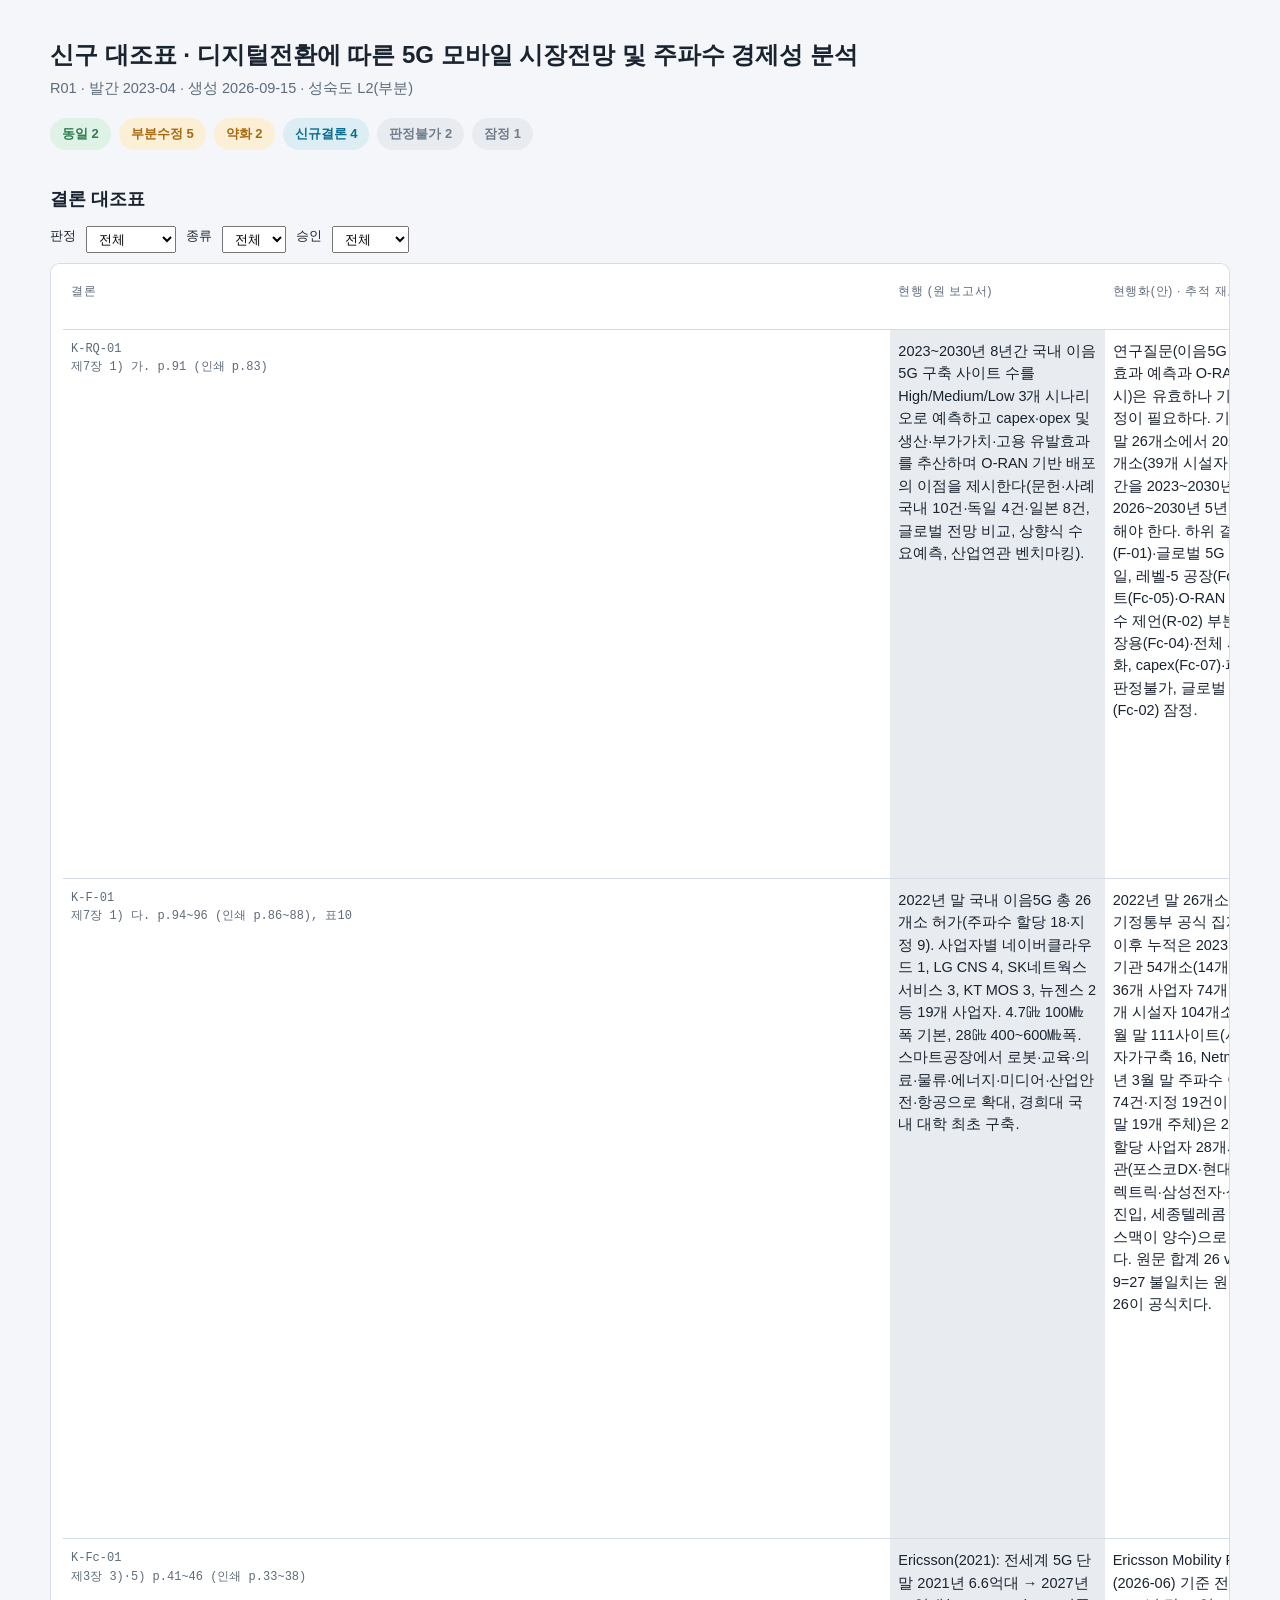
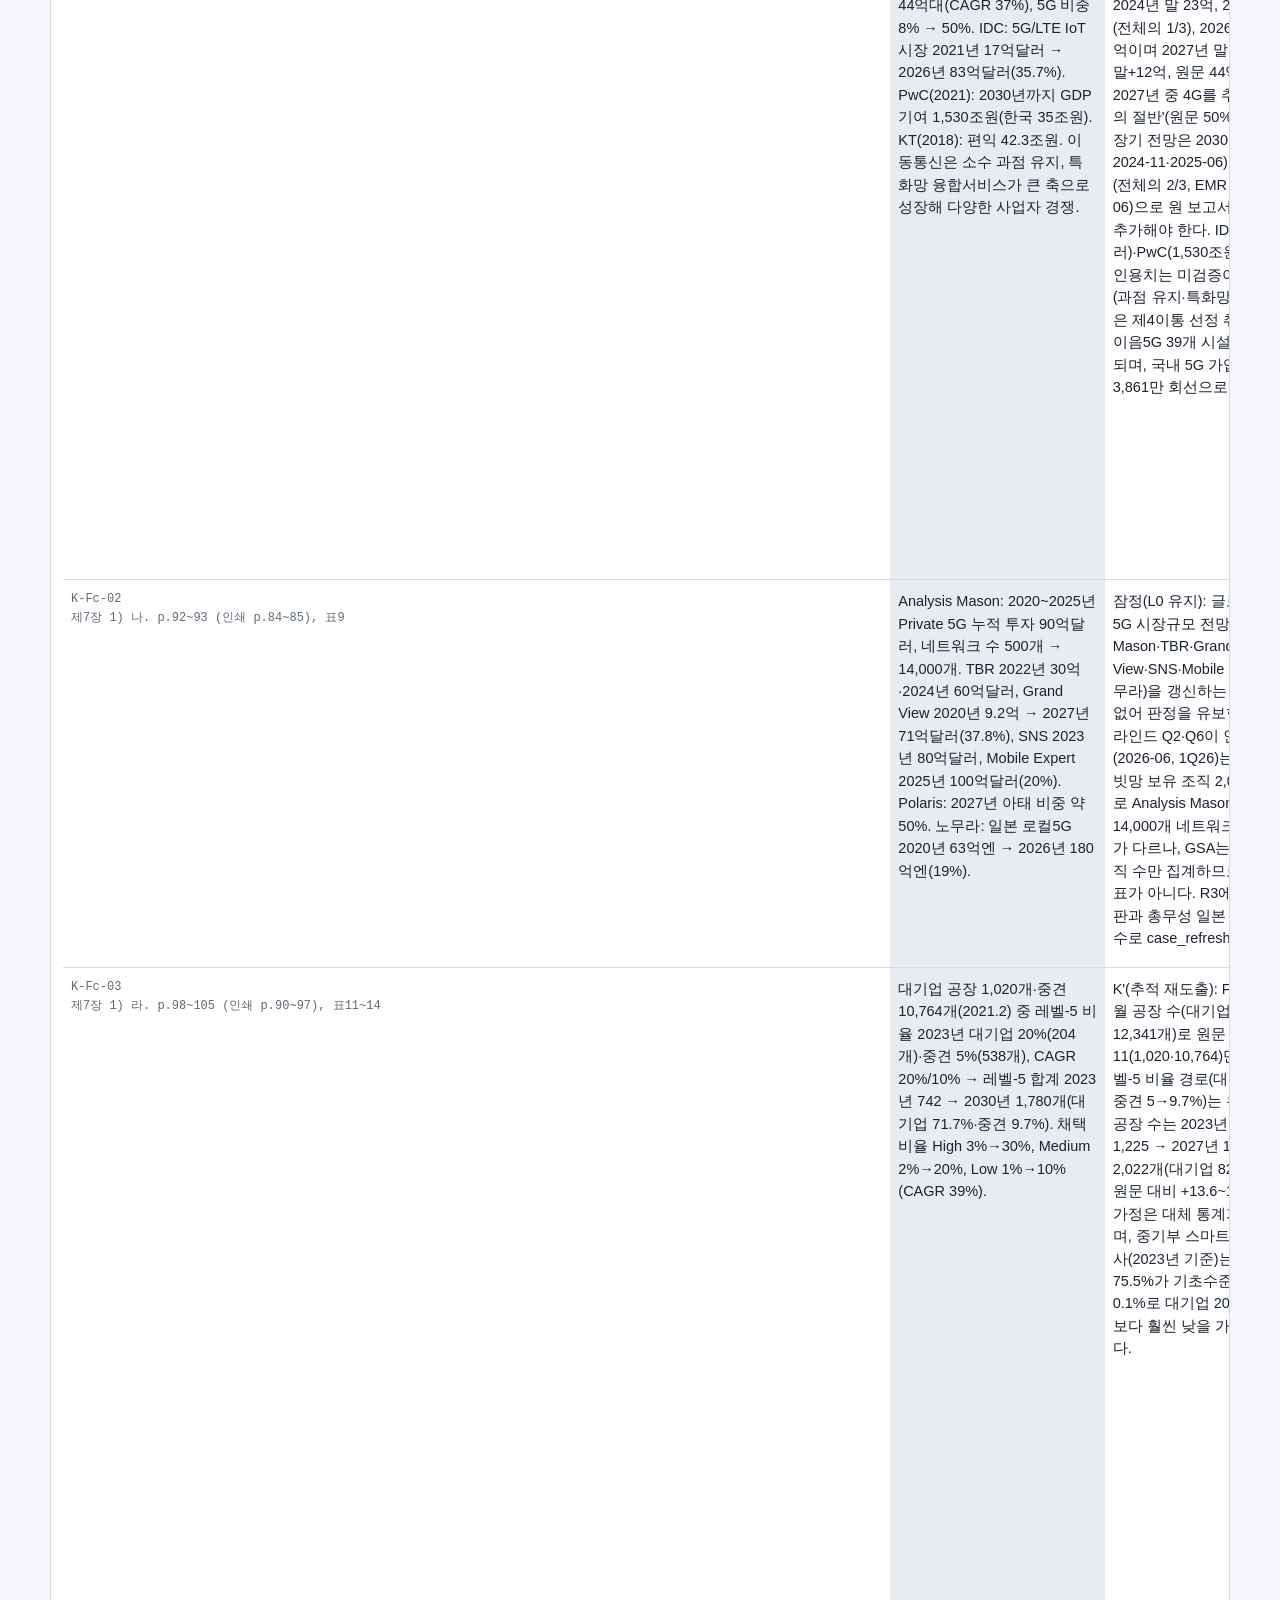
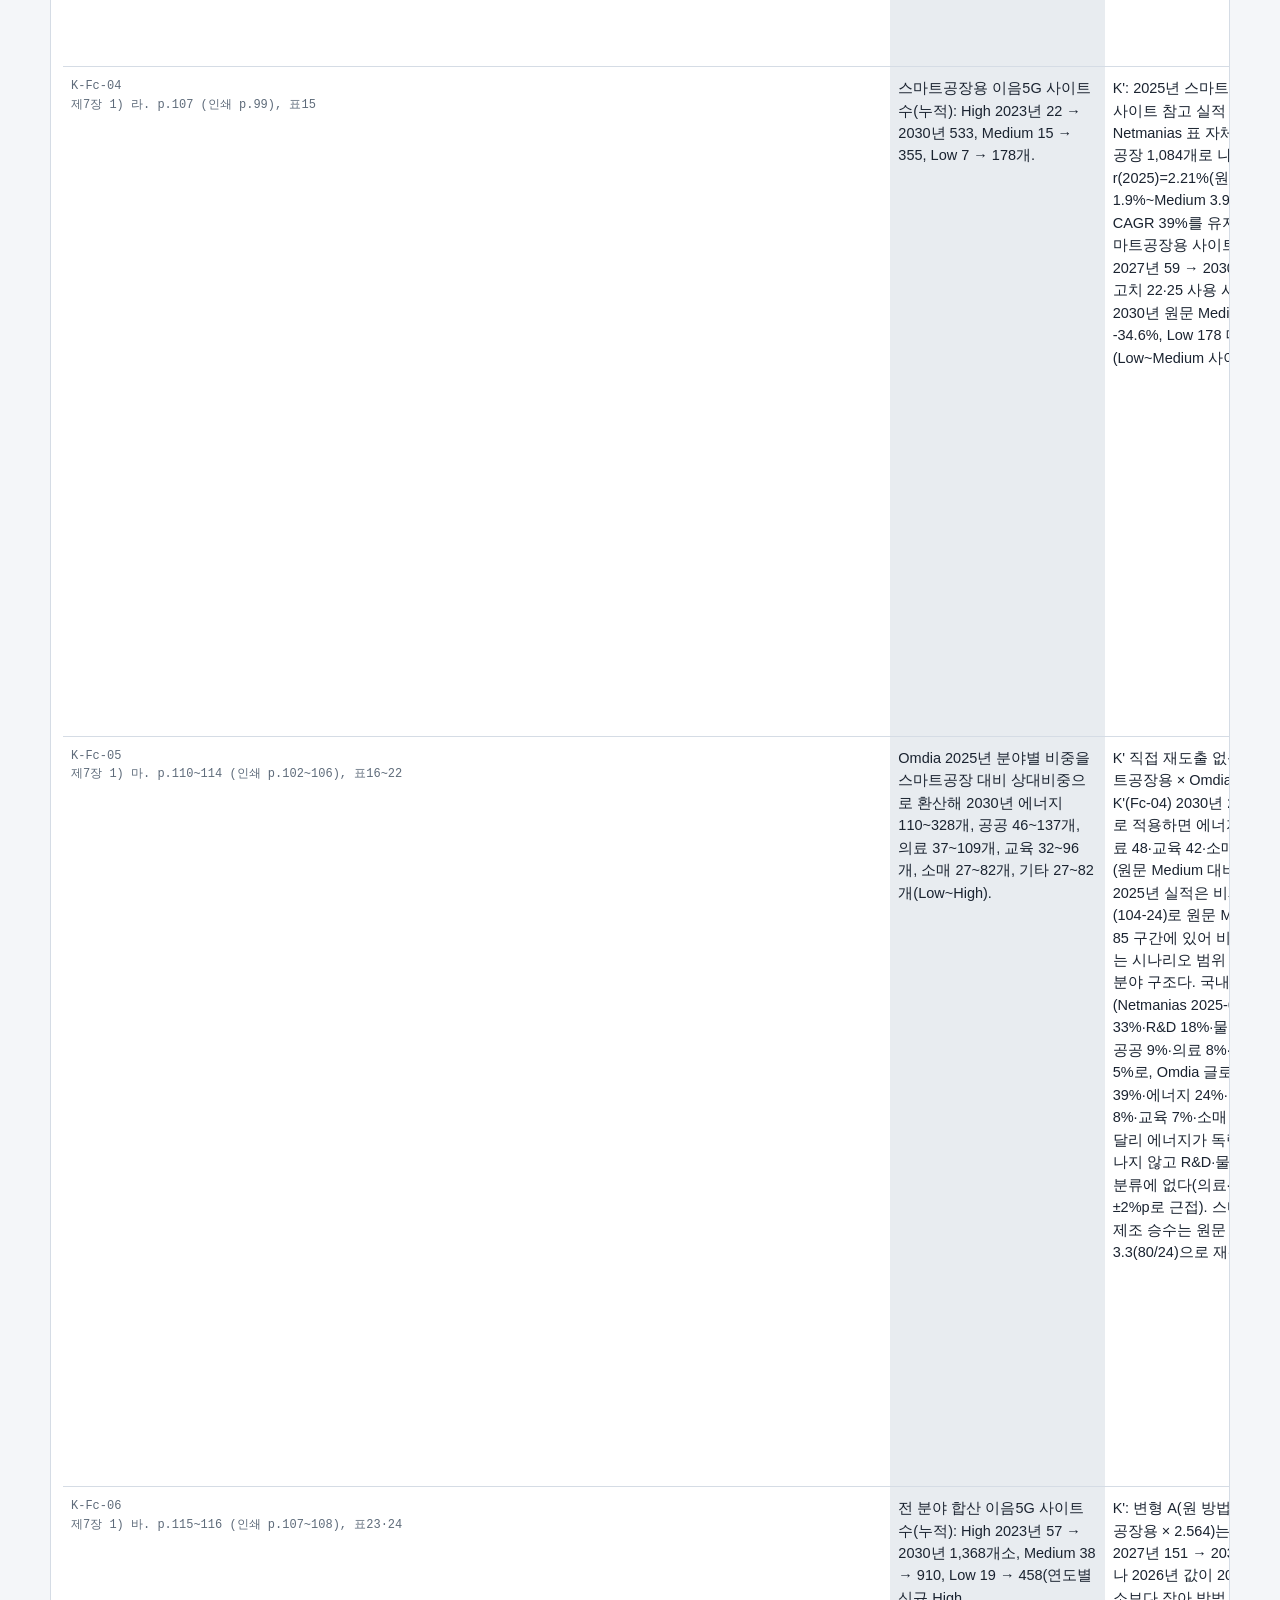
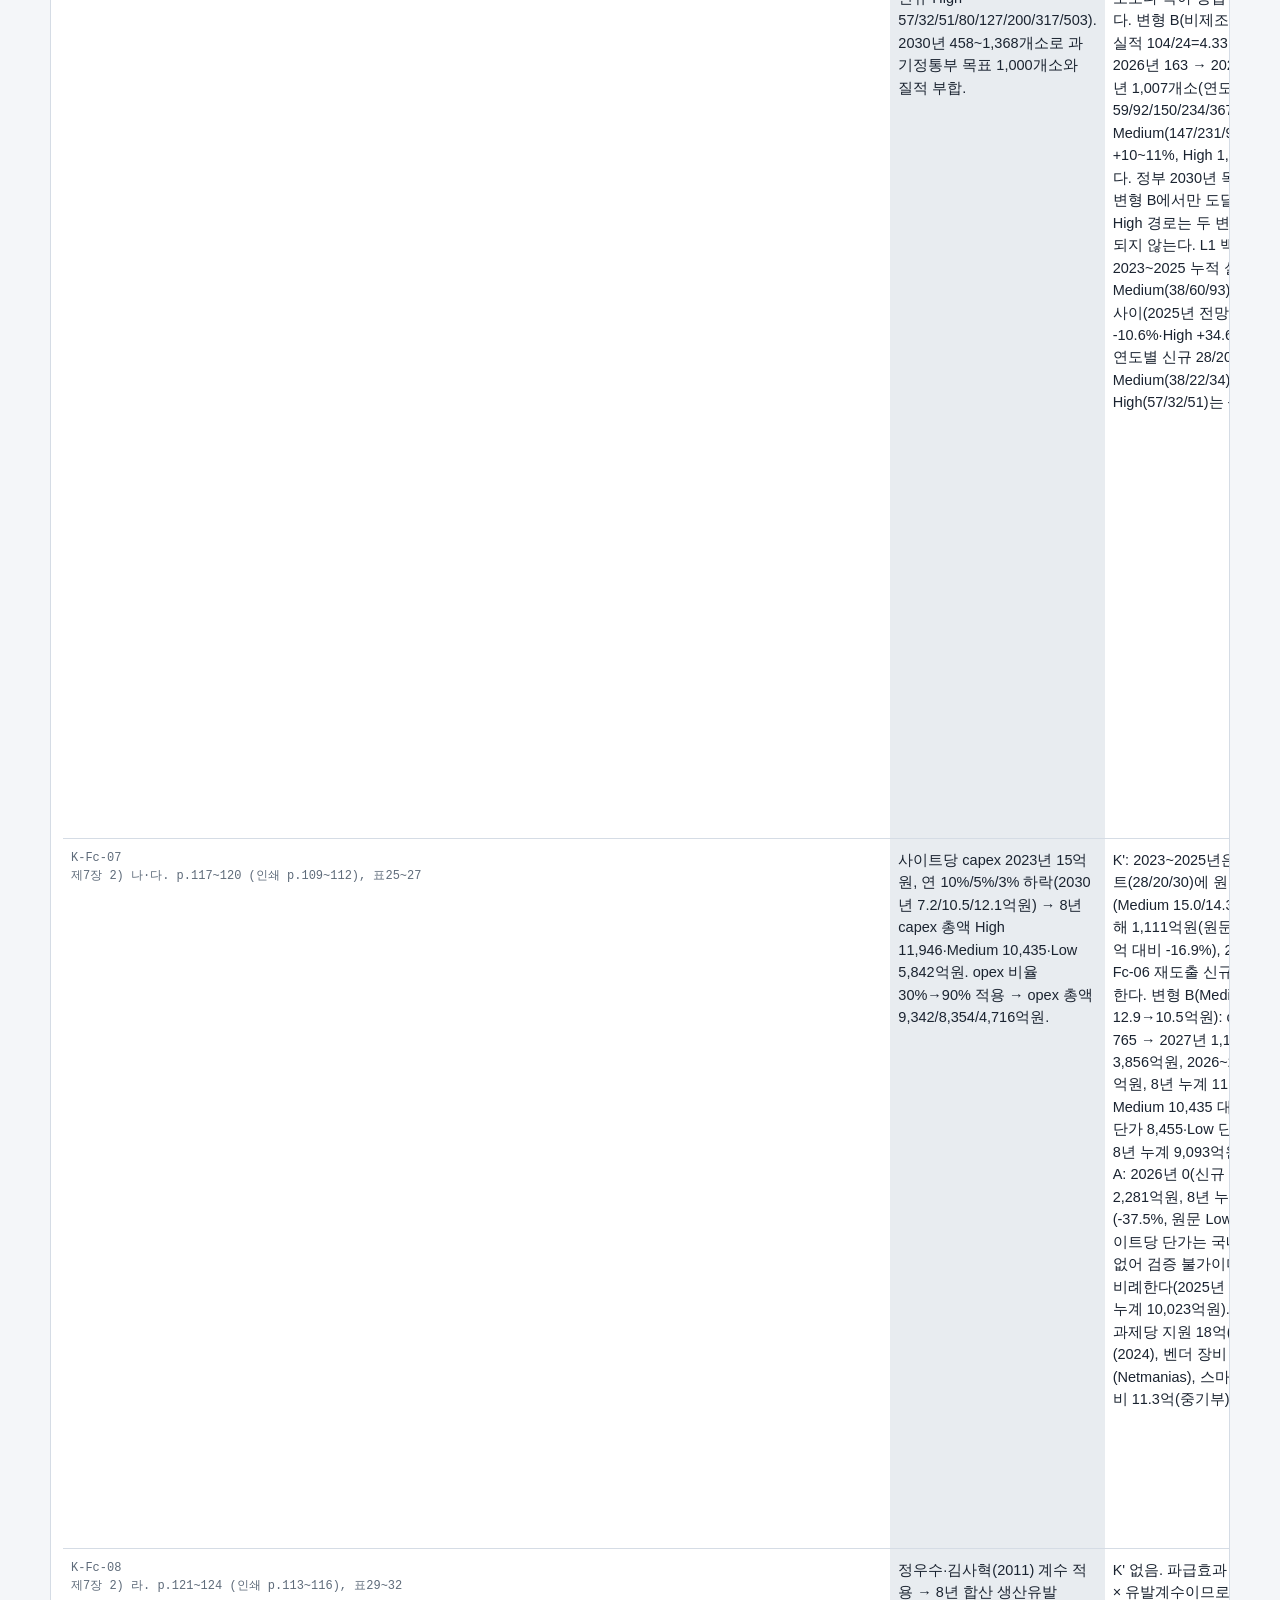
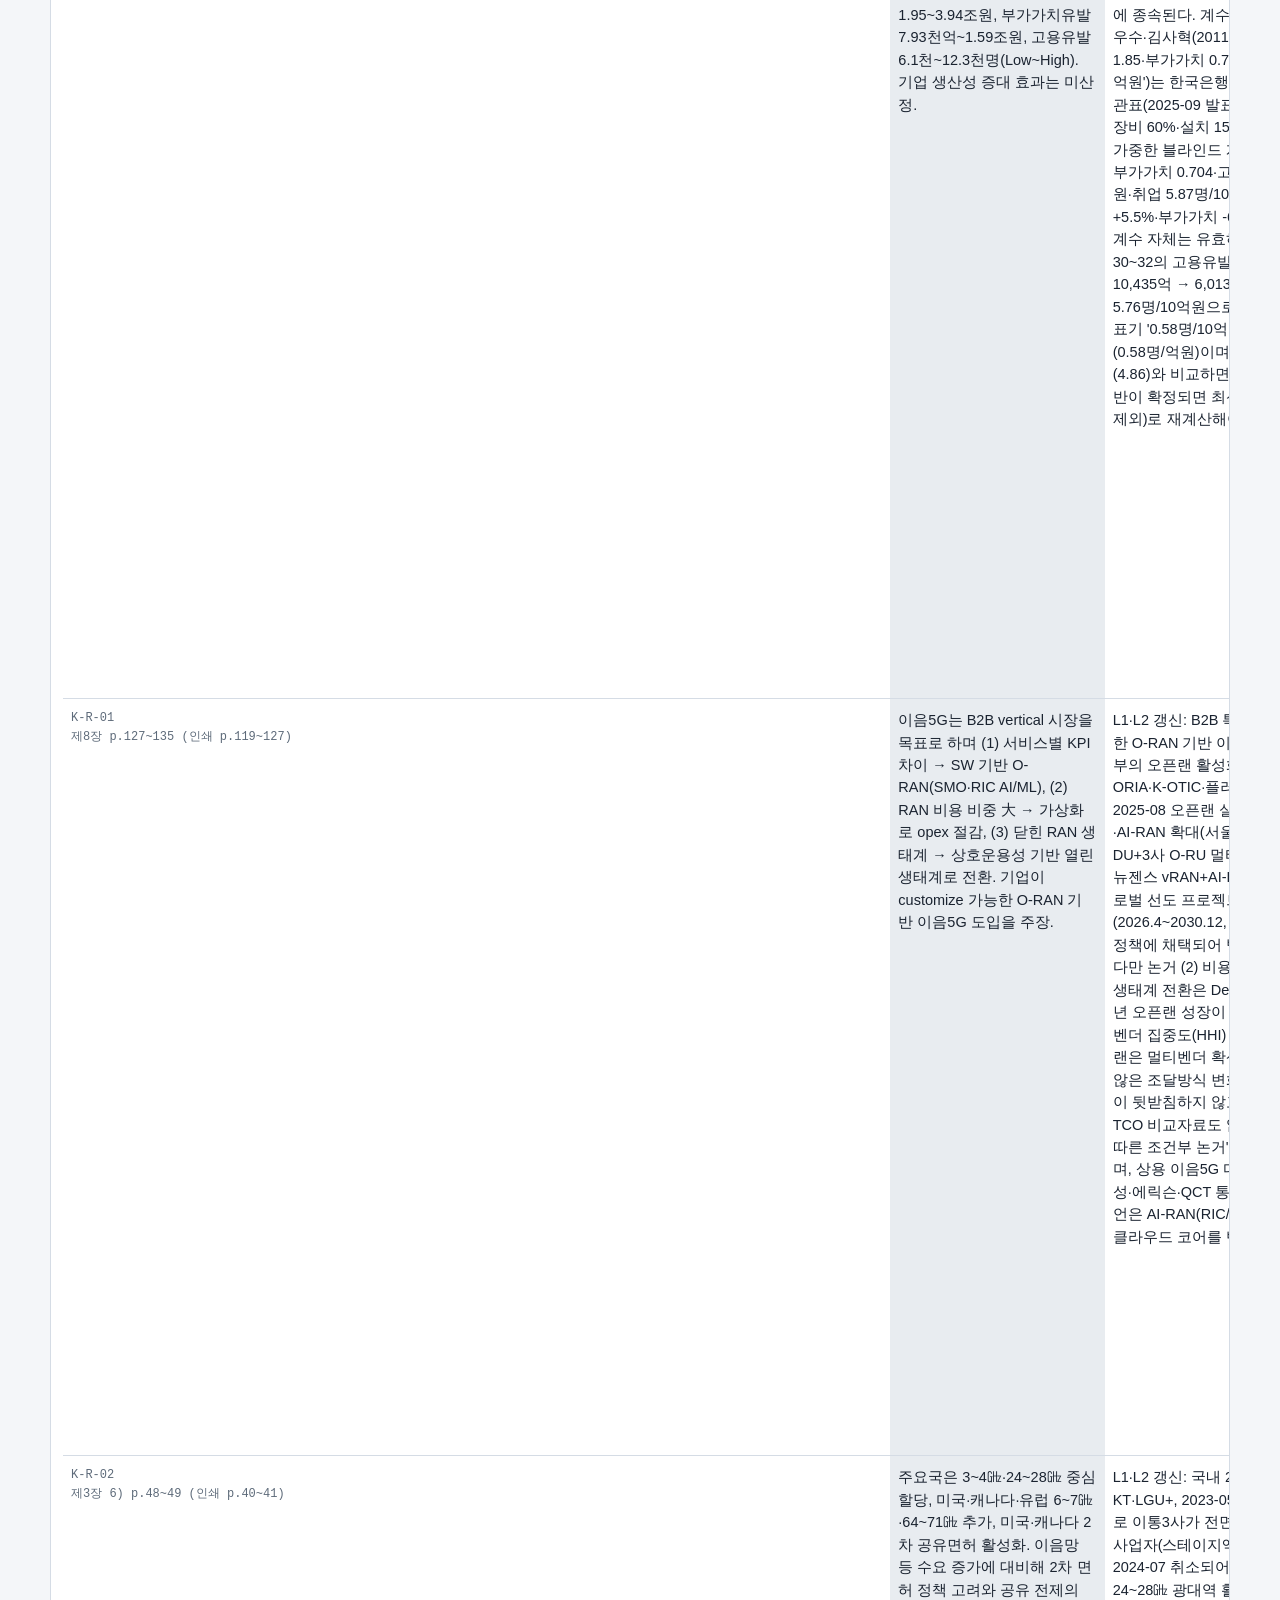
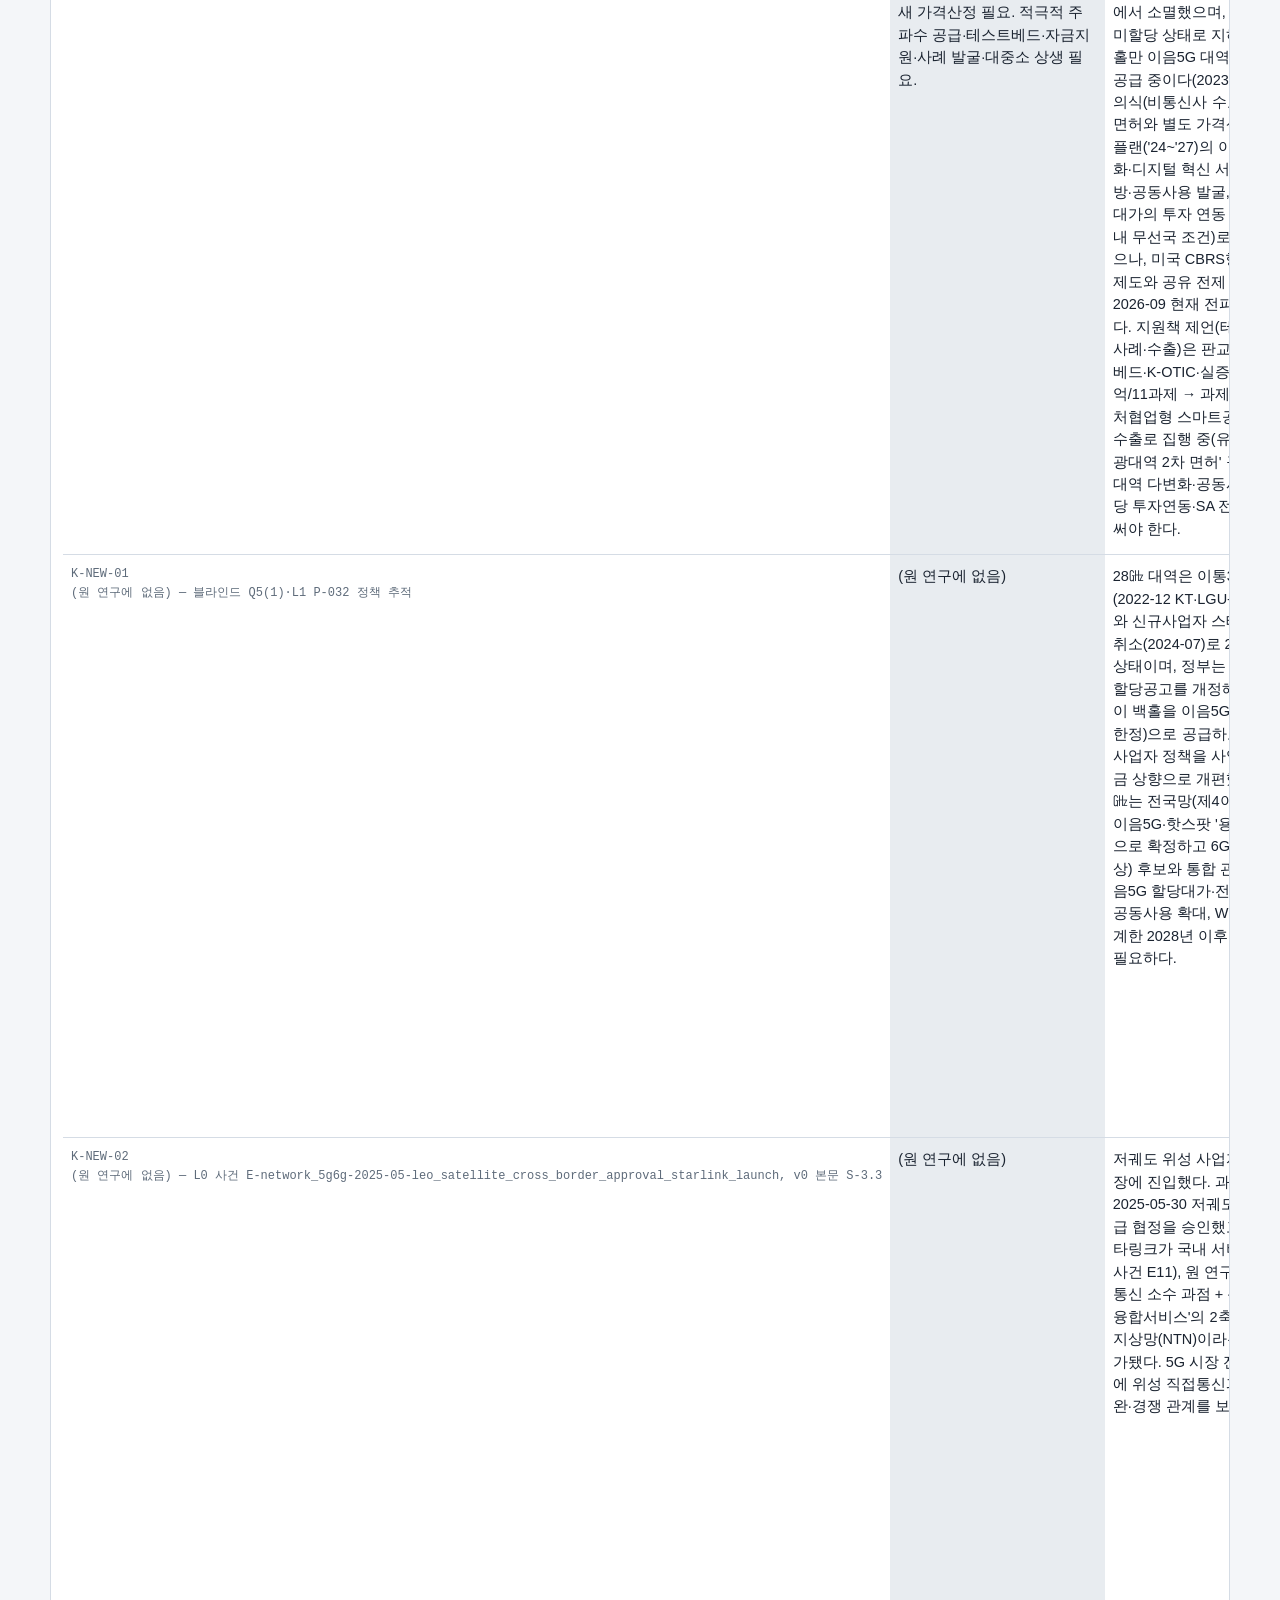
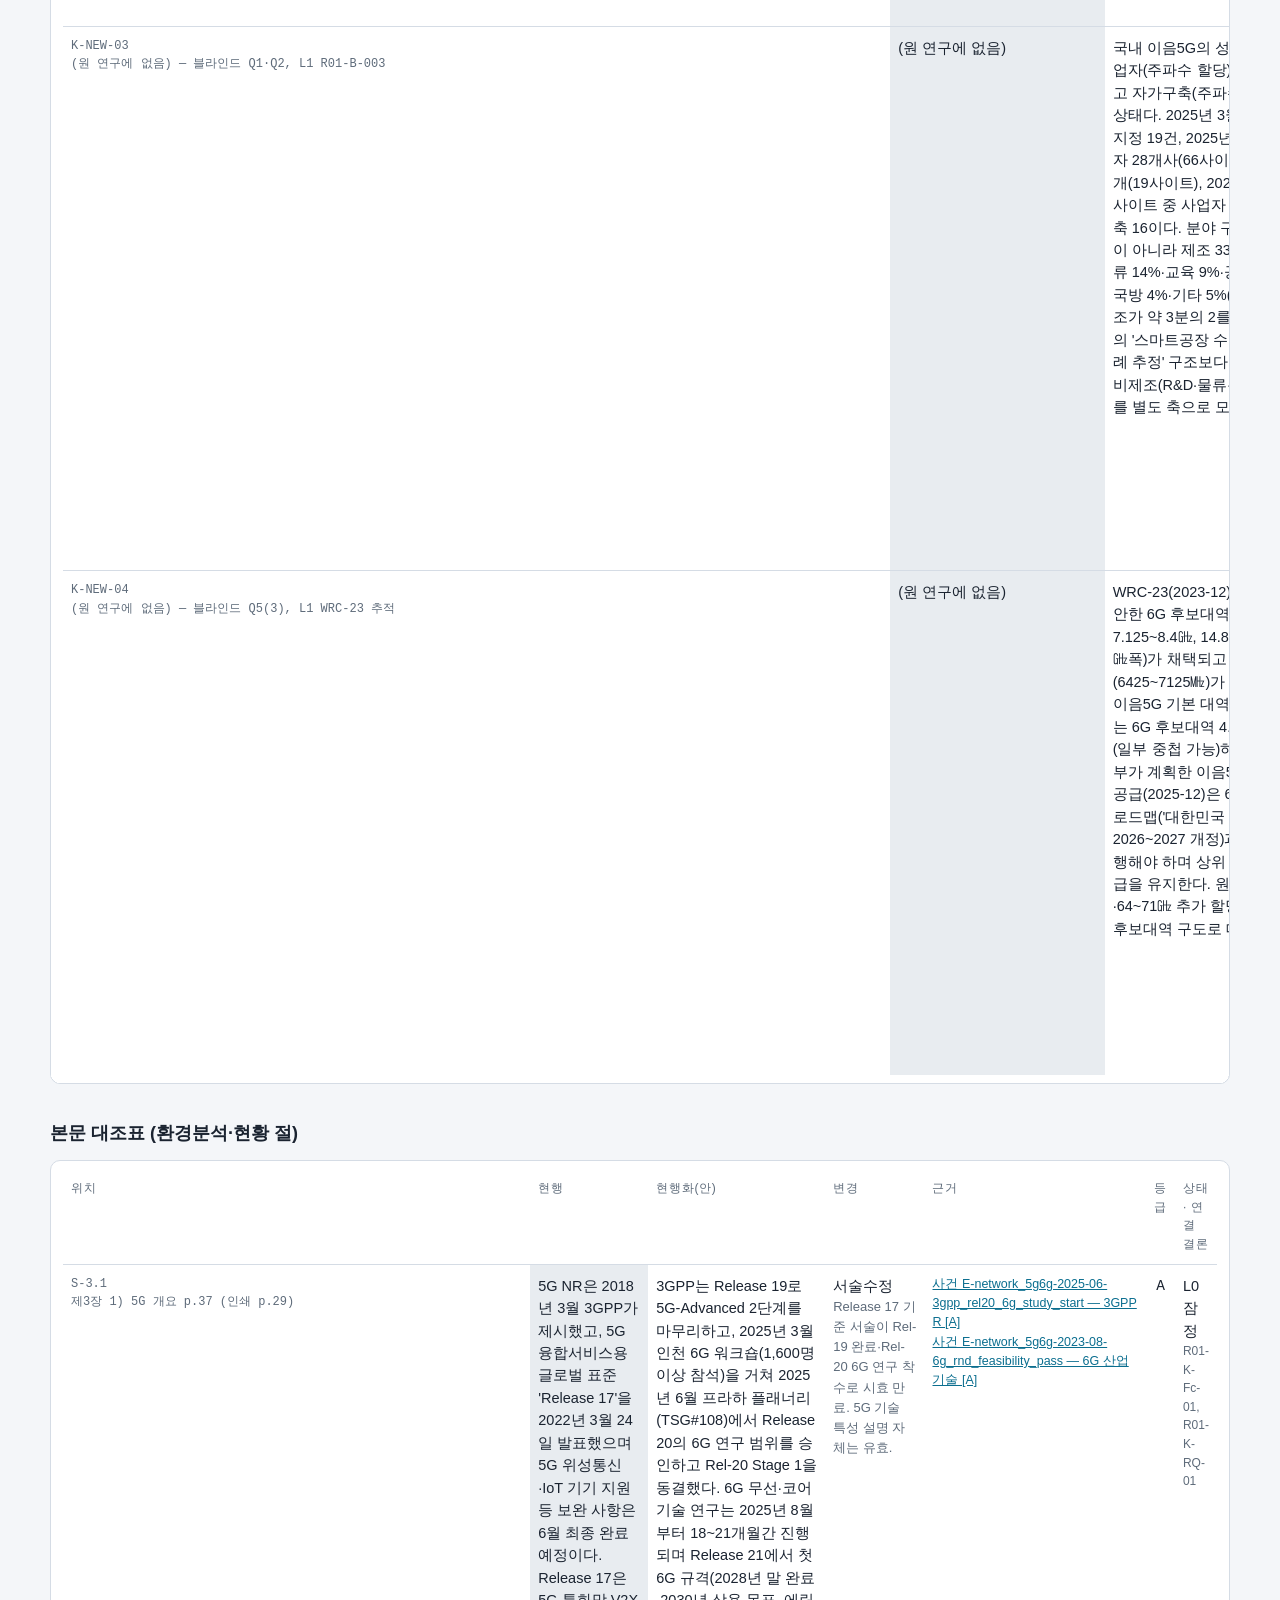
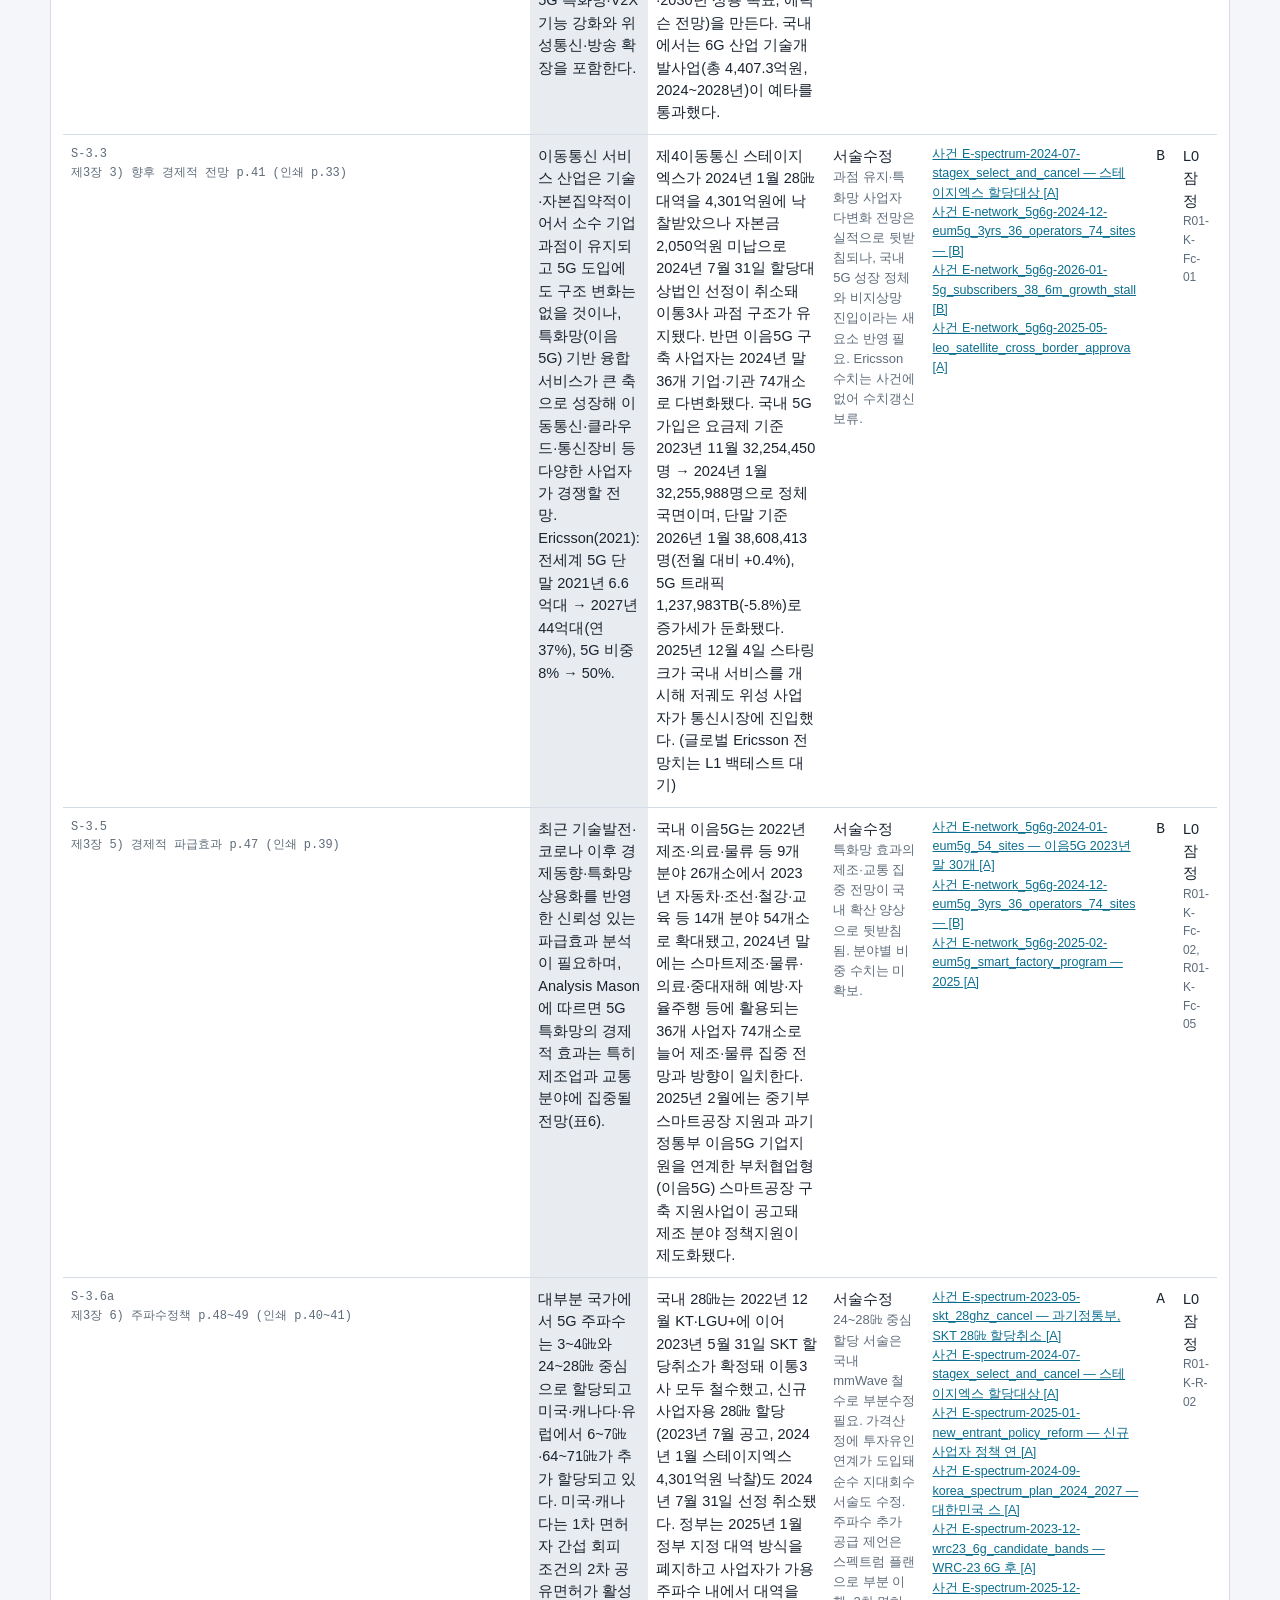
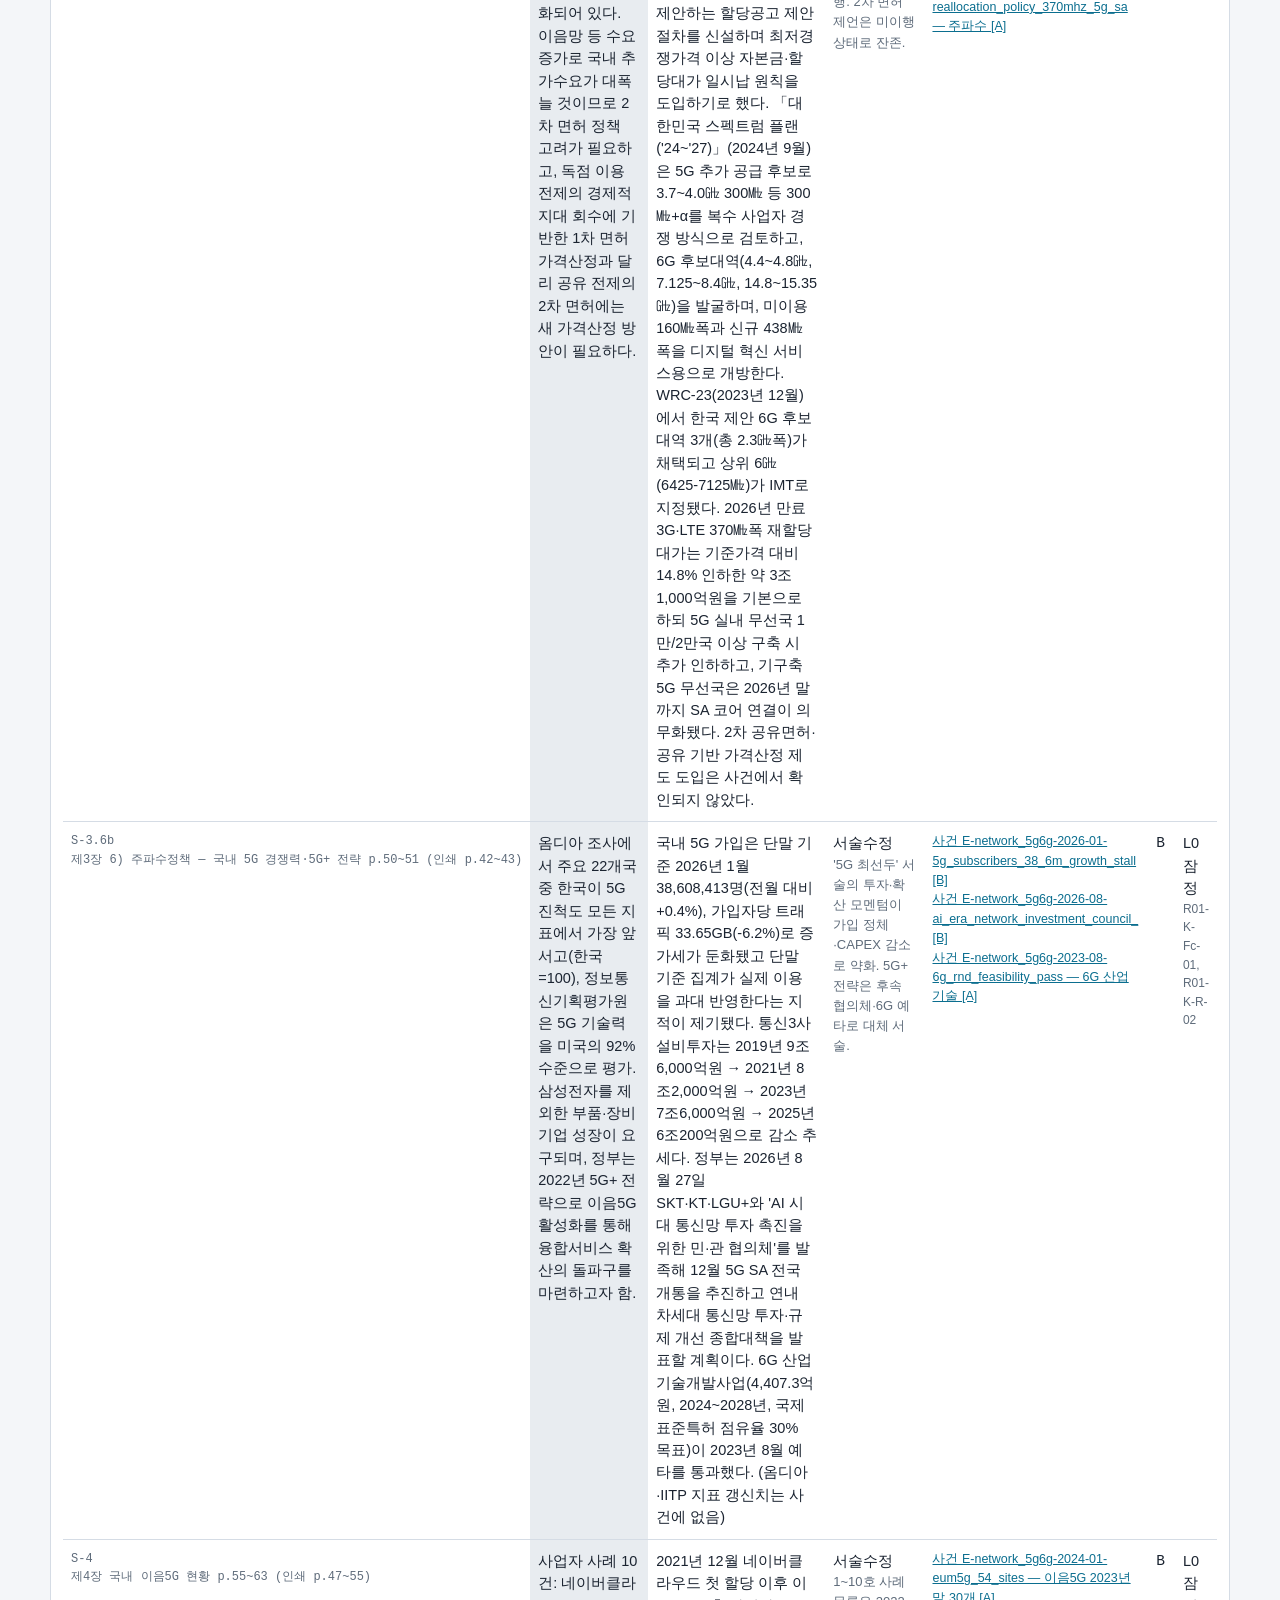
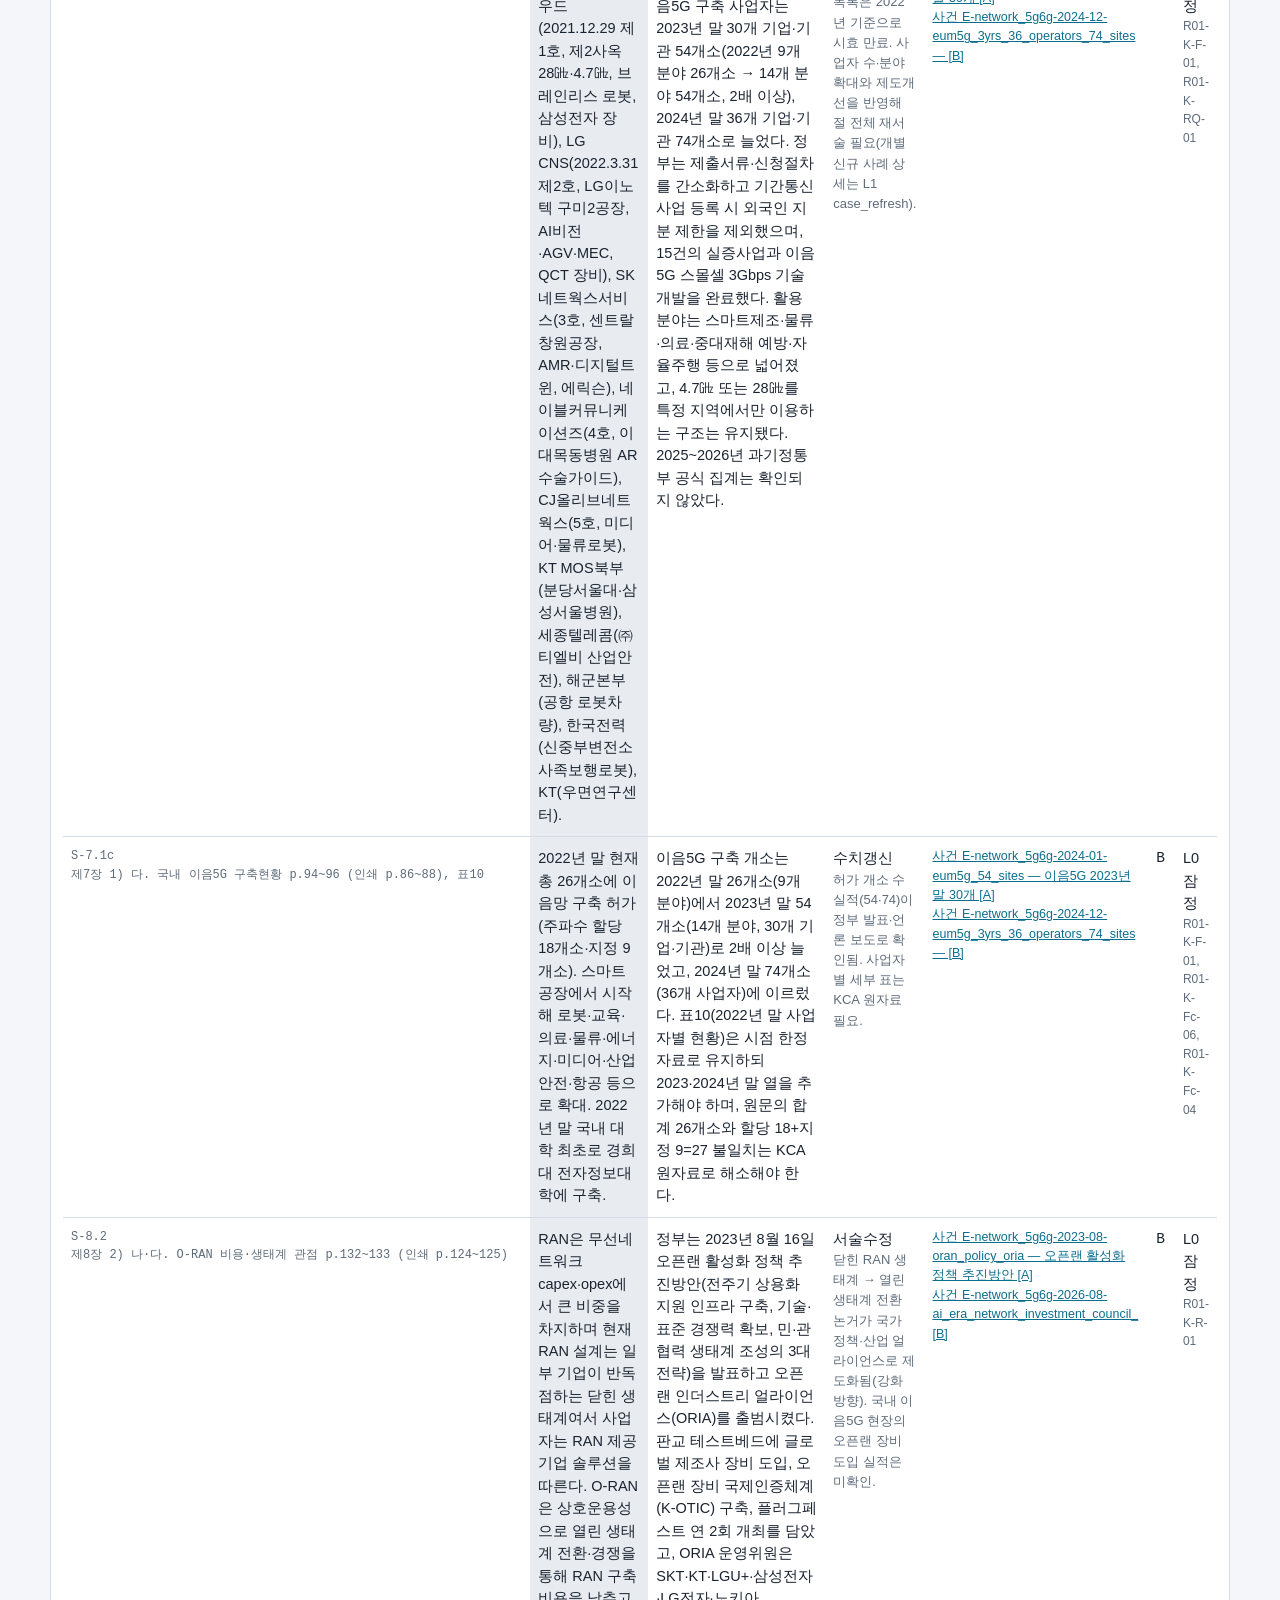
<file: reports/R01/07_report/comparison_table.html>
<!doctype html><html lang="ko"><meta charset="utf-8"><meta name="viewport" content="width=device-width,initial-scale=1">
<title>신구 대조표 · R01</title><style>
:root{--bg:#F4F6F9;--surface:#fff;--ink:#1A2330;--muted:#5E6B7A;--line:#D5DCE5;--accent:#0B6E8F;--accent-soft:#DCEEF4;
--good:#2E7D4F;--good-soft:#DFF2E6;--warn:#A8690E;--warn-soft:#FBEFD6;--bad:#B93A2B;--bad-soft:#FBE3DF;--na:#6F7C8A;--na-soft:#E8ECF0}
@media (prefers-color-scheme:dark){:root:not([data-theme="light"]){--bg:#0E141B;--surface:#151D26;--ink:#E7EDF3;--muted:#9AA7B5;--line:#2A3542;
--accent:#4FB3D4;--accent-soft:#123A48;--good:#5FCB8A;--good-soft:#163425;--warn:#E2B14A;--warn-soft:#3A2E12;--bad:#F07A6A;--bad-soft:#3F1F1B;--na:#8E9BA8;--na-soft:#232C36}}
body{margin:0;background:var(--bg);color:var(--ink);font-family:"IBM Plex Sans KR","Noto Sans KR","Malgun Gothic",sans-serif;font-size:14.5px;line-height:1.55}
.wrap{max-width:1180px;margin:0 auto;padding:36px 20px 80px}
h1{font-size:24px;margin:0 0 4px}h2{font-size:18px;margin:36px 0 12px}.sub{color:var(--muted);margin:0 0 18px}
.sum{display:flex;flex-wrap:wrap;gap:8px;margin:14px 0 6px}.sum span{padding:6px 12px;border-radius:999px;font-weight:700;font-size:13px}
.p-good{background:var(--good-soft);color:var(--good)}.p-warn{background:var(--warn-soft);color:var(--warn)}.p-bad{background:var(--bad-soft);color:var(--bad)}
.p-na{background:var(--na-soft);color:var(--na)}.p-new{background:var(--accent-soft);color:var(--accent)}
.pill{display:inline-block;padding:2px 10px;border-radius:999px;font-size:12.5px;font-weight:700;white-space:nowrap}
.filters{display:flex;gap:10px;flex-wrap:wrap;margin:0 0 10px;font-size:13px}.filters select{font:inherit;padding:4px 8px}
.tw{overflow-x:auto;background:var(--surface);border:1px solid var(--line);border-radius:10px;padding:8px 12px}
table{width:100%;border-collapse:collapse;min-width:1000px}#ctab{min-width:1420px}th,td{border-top:1px solid var(--line);padding:10px 8px;vertical-align:top;text-align:left}
th{font-size:12px;letter-spacing:.06em;color:var(--muted);font-weight:500;border-top:0}td.k{font-family:"IBM Plex Mono",monospace;font-size:12px;color:var(--muted);white-space:nowrap}
td.old{background:var(--na-soft)}td.g{font-family:"IBM Plex Mono",monospace;text-align:center}.ev a{color:var(--accent);font-size:12.5px;display:block}
.why{color:var(--muted);font-size:13px}.loc{font-size:12px;color:var(--muted)}
</style><div class="wrap">
<h1>신구 대조표 · 디지털전환에 따른 5G 모바일 시장전망 및 주파수 경제성 분석</h1>
<p class="sub">R01 · 발간 2023-04 · 생성 2026-09-15 · 성숙도 L2(부분)</p>
<div class="sum"><span class="p-good">동일 2</span><span class="p-warn">부분수정 5</span><span class="p-warn">약화 2</span><span class="p-new">신규결론 4</span><span class="p-na">판정불가 2</span><span class="p-na">잠정 1</span></div>
<h2>결론 대조표</h2>
<div class="filters">판정 <select data-col="verdict"><option value="">전체</option><option value="동일">동일</option><option value="부분수정">부분수정</option><option value="신규결론">신규결론</option><option value="약화">약화</option><option value="잠정">잠정</option><option value="판정불가">판정불가</option></select>
종류 <select data-col="kind"><option value="">전체</option><option value="F">F</option><option value="Fc">Fc</option><option value="R">R</option><option value="RQ">RQ</option></select>
승인 <select data-col="approval"><option value="">전체</option><option value="미승인">미승인</option></select></div>
<div class="tw"><table id="ctab"><thead><tr><th>결론</th><th>현행 (원 보고서)</th><th>현행화(안) · 추적 재도출</th><th>블라인드 재수행</th><th>판정 · 왜</th><th>비교가능성</th><th>방법변경</th><th>근거</th><th>등급</th><th>상태</th><th>승인</th></tr></thead>
<tbody><tr data-verdict="부분수정" data-kind="RQ" data-approval="미승인">
<td class="k">K-RQ-01<div class="loc">제7장 1) 가. p.91 (인쇄 p.83)</div></td>
<td class="old">2023~2030년 8년간 국내 이음5G 구축 사이트 수를 High/Medium/Low 3개 시나리오로 예측하고 capex·opex 및 생산·부가가치·고용 유발효과를 추산하며 O-RAN 기반 배포의 이점을 제시한다(문헌·사례 국내 10건·독일 4건·일본 8건, 글로벌 전망 비교, 상향식 수요예측, 산업연관 벤치마킹).</td>
<td>연구질문(이음5G 수요·투자·파급효과 예측과 O-RAN 배포 이점 제시)은 유효하나 기준선·기간 재설정이 필요하다. 기준선을 2022년 말 26개소에서 2025년 말 실적 104개소(39개 시설자, KCA)로, 예측기간을 2023~2030년 8년에서 2026~2030년 5년으로 옮겨 재수행해야 한다. 하위 결론 L2 판정: 현황(F-01)·글로벌 5G 전망(Fc-01) 동일, 레벨-5 공장(Fc-03)·분야별 사이트(Fc-05)·O-RAN 제언(R-01)·주파수 제언(R-02) 부분수정, 스마트공장용(Fc-04)·전체 사이트(Fc-06) 약화, capex(Fc-07)·파급효과(Fc-08) 판정불가, 글로벌 Private 5G 전망(Fc-02) 잠정.</td>
<td>블라인드 Q1~Q6이 연구질문의 6개 구성요소(현황·사이트 전망·capex/파급효과·글로벌 5G·주파수 정책·O-RAN 목표시장)를 2025년 말 104개소 앵커로 독립 재도출. 전망 방법은 상향식(공장 수×고도화 비율×채택률)+분야 배수로 원 연구와 동형이나 2030년 중심값이 원문 Medium의 약 절반(479 vs 910개소).</td>
<td><span class="pill p-warn">부분수정</span><div class="why">P/M · 질문의 방향(이음5G 수요·투자·파급효과·O-RAN)은 유효하고 블라인드 Q1~Q6도 같은 구조(현황→상향식 사이트 전망→capex·파급효과→주파수·O-RAN 정책)로 답했으나, 전제인 기준연도(2022년 말 26개소)와 예측기간(2023~2030)이 실적(2025년 말 104개소)으로 대체되어 &#x27;조건·연도 변경&#x27;에 해당한다. 하위 11개 결론은 동일 2·부분수정 4·약화 2·판정불가 2·잠정 1로, 방법 사슬(공장 수→채택률→분야 배수→capex→파급효과)의 앵커링을 실적 기준으로 재설계해야 한다. RQ 자체에는 K&#x27;·K&#x27;&#x27;가 없어 하위 결론 판정의 집계로 판정했다.</div></td>
<td><span class="pill p-na">미기재</span></td>
<td><span class="pill p-na">미기재</span></td>
<td class="ev"><a href="https://www.kca.kr/contentsView.do?pageId=www277" target="_blank" rel="noopener">KCA 5G특화망(이음5G) 페이지: 2025년 말 기준 사업자 39개·104개소 [A]</a><a href="https://eiec.kdi.re.kr/policy/materialView.do?num=246793&amp;pg=1&amp;pp=40" target="_blank" rel="noopener">과기정통부 보도자료(2024-01-03, KDI 게재): 2022년 9개 분야 26개소 → 2023년 말 3 [A]</a><a href="https://www.etnews.com/20241218000116" target="_blank" rel="noopener">전자신문(2024-12-18): 이음5G 도입 3년, 36개 사업자 74개 지역 [B]</a><a href="reports/R01/L2/traced/traced_conclusions.json" target="_blank" rel="noopener">K&#x27; 추적 재도출 — Fc-03·04·06·07 4건, 2025년 실적 앵커로 2026~2030 재도출 [C]</a><a href="reports/R01/L2/blind_output/blind_conclusions.json" target="_blank" rel="noopener">K&#x27;&#x27; 블라인드 재수행 — Q1~Q6, 2025년 말 104개소 앵커 [C]</a></td>
<td class="g">A</td><td>L2 최종</td>
<td><span class="pill p-na">미승인</span><div class="why">근거하한 미기재</div></td></tr><tr data-verdict="동일" data-kind="F" data-approval="미승인">
<td class="k">K-F-01<div class="loc">제7장 1) 다. p.94~96 (인쇄 p.86~88), 표10</div></td>
<td class="old">2022년 말 국내 이음5G 총 26개소 허가(주파수 할당 18·지정 9). 사업자별 네이버클라우드 1, LG CNS 4, SK네트웍스서비스 3, KT MOS 3, 뉴젠스 2 등 19개 사업자. 4.7㎓ 100㎒폭 기본, 28㎓ 400~600㎒폭. 스마트공장에서 로봇·교육·의료·물류·에너지·미디어·산업안전·항공으로 확대, 경희대 국내 대학 최초 구축.</td>
<td>2022년 말 26개소(9개 분야)는 과기정통부 공식 집계와 일치한다. 이후 누적은 2023년 말 30개 기업·기관 54개소(14개 분야), 2024년 말 36개 사업자 74개소, 2025년 말 39개 시설자 104개소(KCA), 2026년 5월 말 111사이트(사업자 구축 95·자가구축 16, Netmanias)이며 2025년 3월 말 주파수 이용형태는 할당 74건·지정 19건이다. 표10(2022년 말 19개 주체)은 2025년 9월 기준 할당 사업자 28개사·지정 13개 기관(포스코DX·현대오토에버·LS일렉트릭·삼성전자·삼성SDS 등 신규 진입, 세종텔레콤 사업은 2025-07 스맥이 양수)으로 갱신이 필요하다. 원문 합계 26 vs 할당 18+지정 9=27 불일치는 원문 내부 오류이며 26이 공식치다.</td>
<td>Q1: 2025년 말 39개 시설자·104개소(KCA). 2022년 26 → 2023년 54(+108%) → 2024년 74(+37%) → 2025년 104(+41%), 2022~2025 연평균 약 59% 성장. 2026년 5월 말 111사이트, 2026년 7월 한전KDN 신규 할당. 최근 증가는 할당(사업자 구축)이 주도하고 자가구축(지정)은 정체.</td>
<td><span class="pill p-good">동일</span><div class="why">E · 기준 시점(2022년 말) 사실 26개소는 L1 공식 집계(과기정통부 2024-01-03, KISA 2026-03-18)와 블라인드 Q1(KDI 게재 보도자료, A)에서 모두 오차 0%로 재확인되고 방향도 같아 동일이다. 다만 &#x27;현재&#x27; 서술과 표10(19개 주체)은 시효가 만료되어 2025년 말 104개소·39개 시설자(A), 2025년 9월 할당 28개사·지정 13개 기관(B), 2026년 5월 말 111사이트(B)로 갱신해야 하며, 원문 합계 26 vs 할당 18+지정 9=27 불일치는 26이 공식치다. 결론의 방향·수치를 바꾸지 않는 본문·부록 갱신 사항이다.</div></td>
<td><span class="pill p-na">미기재</span></td>
<td><span class="pill p-na">미기재</span></td>
<td class="ev"><a href="https://eiec.kdi.re.kr/policy/materialView.do?num=246793&amp;pg=1&amp;pp=40" target="_blank" rel="noopener">과기정통부 보도자료(2024-01-03, KDI 게재): 2022년 9개 분야 26개소 → 2023년 말 3 [A]</a><a href="https://www.kca.kr/contentsView.do?pageId=www277" target="_blank" rel="noopener">KCA 5G특화망(이음5G) 페이지: 2025년 말 기준 사업자 39개·104개소 [A]</a><a href="https://www.kisa.or.kr/402/form?postSeq=2578" target="_blank" rel="noopener">KISA 보도자료(2026-03-18): 5G 특화망 2022년 26개소 → 2025년 104개소(출처 KC [A]</a><a href="https://www.etnews.com/20241218000116" target="_blank" rel="noopener">전자신문(2024-12-18): 이음5G 도입 3년, 36개 사업자 74개 지역 [B]</a><a href="https://www.netmanias.com/ko/post/oneshot/15752/5g-5g-private-5g-5g/private-5g-frequency-allocation-status-in-korea" target="_blank" rel="noopener">Netmanias 국내 5G 특화망 구축 현황(2025-09-18): 할당 사업자 28개사(66사이트)·지정 [B]</a><a href="https://netmanias.com/ko/post/oneshot/16559/5g-5g-private-5g-5g/deployment-status-of-korea-s-private-5g-networks-by-region" target="_blank" rel="noopener">Netmanias(2026-05-31): 총 111사이트(사업자 구축 95·자가구축 16) [B]</a></td>
<td class="g">A</td><td>L2 최종</td>
<td><span class="pill p-na">미승인</span><div class="why">근거하한 미기재</div></td></tr><tr data-verdict="동일" data-kind="Fc" data-approval="미승인">
<td class="k">K-Fc-01<div class="loc">제3장 3)·5) p.41~46 (인쇄 p.33~38)</div></td>
<td class="old">Ericsson(2021): 전세계 5G 단말 2021년 6.6억대 → 2027년 44억대(CAGR 37%), 5G 비중 8% → 50%. IDC: 5G/LTE IoT 시장 2021년 17억달러 → 2026년 83억달러(35.7%). PwC(2021): 2030년까지 GDP 기여 1,530조원(한국 35조원). KT(2018): 편익 42.3조원. 이동통신은 소수 과점 유지, 특화망 융합서비스가 큰 축으로 성장해 다양한 사업자 경쟁.</td>
<td>Ericsson Mobility Report 최신판(2026-06) 기준 전세계 5G 가입은 2024년 말 23억, 2025년 말 약 29억(전체의 1/3), 2026년 1분기 말 31억이며 2027년 말 약 41억(2025년 말+12억, 원문 44억 대비 -7%)으로 2027년 중 4G를 추월해 전체의 &#x27;거의 절반&#x27;(원문 50% 유지)에 이른다. 장기 전망은 2030년 말 63억(EMR 2024-11·2025-06)·2031년 말 64억(전체의 2/3, EMR 2025-11·2026-06)으로 원 보고서에 없던 정보를 추가해야 한다. IDC(2026년 83억달러)·PwC(1,530조원)·KT(42.3조원) 인용치는 미검증이다. 정성 서술(과점 유지·특화망 사업자 다변화)은 제4이통 선정 취소(2024-07)와 이음5G 39개 시설자(2025)로 지지되며, 국내 5G 가입은 2026년 1월 3,861만 회선으로 정체 국면이다.</td>
<td>Q4: EMR 2026-06 기준 2025년 말 29억(1/3), 2026년 2분기 약 33억, 2027년 말 약 41억(전체 약 89억의 46%), 2031년 말 64억(2/3). 2027·2031 선형 보간으로 2030년 말 약 58억(62%), GSMA ME2026은 2030년 57%(약 55억)로 57~62%에 수렴. 5G SA 가입 2031년 39억(5G의 60%). 국내 2026년 1월 5G 3,861만 회선.</td>
<td><span class="pill p-good">동일</span><div class="why">E · 핵심 수치(2027년 전세계 5G 가입)는 원문 44억 대비 L1 최신 Ericsson 전망 41억(-6.8%)·블라인드 Q4 41억(-6.8%)으로 ±10% 이내이고, 비중 50%도 &#x27;거의 절반&#x27;·46%로 일치하며 방향(급성장)이 같아 동일이다. 실적(2024년 말 23억·2025년 말 29억)은 2021년판 CAGR 경로보다 앞서 조기 확산은 오히려 빨랐다. 2030년 값은 블라인드 보간 58억과 Ericsson 직접 전망 63억이 7.9% 차이 나므로 후자를 채택하고, 2030~2031년 장기치(63~64억·2/3)·5G SA·국내 정체(2026년 1월 3,861만 회선)를 보완 서술한다. IDC·PwC·KT 인용치는 미검증으로 남는다.</div></td>
<td><span class="pill p-na">미기재</span></td>
<td><span class="pill p-na">미기재</span></td>
<td class="ev"><a href="https://www.ericsson.com/en/press-releases/2026/6/ericsson-mobility-report-5g-subscriptions-top-three-billion-as-uplink-gains-momentum" target="_blank" rel="noopener">Ericsson EMR(2026-06-16): 2026년 1분기 말 5G 31억, 2031년 말 64억(2/ [A]</a><a href="https://www.ericsson.com/en/reports-and-papers/mobility-report/dataforecasts/mobile-subscriptions-outlook" target="_blank" rel="noopener">Ericsson Mobile subscriptions outlook(2026-06판): 2027년 말 5G  [A]</a><a href="https://www.ericsson.com/en/reports-and-papers/mobility-report/reports/november-2025" target="_blank" rel="noopener">Ericsson EMR(2025-11): 2025년 말 29억(1/3), 2031년 64억(약 2/3) [A]</a><a href="https://www.ericsson.com/en/press-releases/2025/6/emr-june-2025-highlights-growing-monetization-appeal-of-5g-fixed-wireless-access" target="_blank" rel="noopener">Ericsson EMR(2025-06-24): 2025년 말 29억, 2030년 말 63억 [A]</a><a href="https://telecomlead.com/5g/gsma-forecast-5g-to-reach-57-of-global-mobile-connections-by-2030-driving-11-3-trillion-economic-impact-124913" target="_blank" rel="noopener">GSMA Mobile Economy 2026: 2030년 5G 연결 비중 57%(약 55억) [B]</a><a href="https://m.ddaily.co.kr/page/view/2026032414550870711" target="_blank" rel="noopener">디지털데일리(2026-03-24): 국내 5G 가입 2026년 1월 38,608,413 회선(+0.4%),  [B]</a></td>
<td class="g">A</td><td>L2 최종</td>
<td><span class="pill p-na">미승인</span><div class="why">근거하한 미기재</div></td></tr><tr data-verdict="잠정" data-kind="Fc" data-approval="미승인">
<td class="k">K-Fc-02<div class="loc">제7장 1) 나. p.92~93 (인쇄 p.84~85), 표9</div></td>
<td class="old">Analysis Mason: 2020~2025년 Private 5G 누적 투자 90억달러, 네트워크 수 500개 → 14,000개. TBR 2022년 30억·2024년 60억달러, Grand View 2020년 9.2억 → 2027년 71억달러(37.8%), SNS 2023년 80억달러, Mobile Expert 2025년 100억달러(20%). Polaris: 2027년 아태 비중 약 50%. 노무라: 일본 로컬5G 2020년 63억엔 → 2026년 180억엔(19%).</td>
<td>잠정(L0 유지): 글로벌·일본 Private 5G 시장규모 전망(Analysis Mason·TBR·Grand View·SNS·Mobile Expert·Polaris·노무라)을 갱신하는 L1 검증·K&#x27;·K&#x27;&#x27;가 없어 판정을 유보한다. 참고로 블라인드 Q2·Q6이 인용한 GSA 집계(2026-06, 1Q26)는 전세계 프라이빗망 보유 조직 2,003개(5G 49%)로 Analysis Mason의 &#x27;2025년 약 14,000개 네트워크&#x27; 전망과 자릿수가 다르나, GSA는 공개 확인된 조직 수만 집계하므로 직접 대조 지표가 아니다. R3에서 각 기관 최신판과 총무성 일본 로컬5G 면허 건수로 case_refresh해야 한다.</td>
<td>(직접 대응 항목 없음) Q2·Q6 입력: GSA 글로벌 프라이빗망 2,003개 조직(제조 387·교육연구 171·광업 146·국방 130·시험랩 119·전력 119, 제조 비중 19.3%), 1Q26.</td>
<td><span class="pill p-na">잠정</span><div class="why">E · 근거 5건이 모두 글로벌 분석기관 전망으로 L1 검증 범위에 포함되지 않았고 K&#x27;·K&#x27;&#x27;도 없어 판정 근거가 부족하다. 블라인드의 GSA 2,003개 조직(B)은 집계 정의가 달라 14,000개 전망의 적중 여부를 판단할 수 없고, 국내 실적(104개소)만으로 글로벌 전망을 판정할 수 없으므로 규칙(K&#x27;·K&#x27;&#x27; 없는 결론은 잠정 유지)에 따라 v0 잠정 상태(L0 keep_likelihood 중간·방향 불명)를 유지한다.</div></td>
<td><span class="pill p-na">미기재</span></td>
<td><span class="pill p-na">미기재</span></td>
<td class="ev"><a href="https://gsacom.com/paper/private-mobile-networks-june-2026/" target="_blank" rel="noopener">GSA Private Mobile Networks(2026-06, 1Q26): 프라이빗망 보유 조직 2,00 [B]</a><a href="https://eiec.kdi.re.kr/policy/materialView.do?num=246793&amp;pg=1&amp;pp=40" target="_blank" rel="noopener">과기정통부 보도자료(2024-01-03, KDI 게재): 2022년 9개 분야 26개소 → 2023년 말 3 [A]</a><a href="https://www.etnews.com/20241218000116" target="_blank" rel="noopener">전자신문(2024-12-18): 이음5G 도입 3년, 36개 사업자 74개 지역 [B]</a></td>
<td class="g">C</td><td>L0 잠정</td>
<td><span class="pill p-na">미승인</span><div class="why">근거하한 미기재</div></td></tr><tr data-verdict="부분수정" data-kind="Fc" data-approval="미승인">
<td class="k">K-Fc-03<div class="loc">제7장 1) 라. p.98~105 (인쇄 p.90~97), 표11~14</div></td>
<td class="old">대기업 공장 1,020개·중견 10,764개(2021.2) 중 레벨-5 비율 2023년 대기업 20%(204개)·중견 5%(538개), CAGR 20%/10% → 레벨-5 합계 2023년 742 → 2030년 1,780개(대기업 71.7%·중견 9.7%). 채택비율 High 3%→30%, Medium 2%→20%, Low 1%→10%(CAGR 39%).</td>
<td>K&#x27;(추적 재도출): FEMIS 2025년 10월 공장 수(대기업 1,151개·중기업 12,341개)로 원문 표11(1,020·10,764)만 교체하고 레벨-5 비율 경로(대기업 20→71.7%, 중견 5→9.7%)는 유지하면 레벨-5 공장 수는 2023년 847 → 2026년 1,225 → 2027년 1,379 → 2030년 2,022개(대기업 825+중견 1,197)로 원문 대비 +13.6~14.6%다. 단 비율 가정은 대체 통계가 없어 미검증이며, 중기부 스마트제조혁신 실태조사(2023년 기준)는 도입기업의 75.5%가 기초수준·제조AI 도입 0.1%로 대기업 20%·중견 5% 가정보다 훨씬 낮을 가능성을 시사한다.</td>
<td>Q2(정의 상이, 참고): 대·중견 제조공장 약 3,373개(중견 2,123+대기업 약 1,250) × 고도화(중간2 이상·IoT/CPS) 비율 23.7%(2025)→35%(2030)로 고도화 공장 수 2025년 799 → 2026년 860 → 2027년 948 → 2030년 1,303개(원문 2030년 1,780 대비 -26.8%).</td>
<td><span class="pill p-warn">부분수정</span><div class="why">E/P · 방향(증가)은 같고 K&#x27;는 공장 수 갱신(FEMIS 2025-10: 대기업 1,151·중기업 12,341)만으로 2030년 1,780 → 2,022개(+13.6%), 2026년 +14.6%, 2027년 +13.9%로 10~30% 구간이라 부분수정이다. 블라인드 Q2는 정의(고도화=중간2 이상·IoT/CPS)를 달리해 2030년 1,303개(-26.8%)로 부호가 반대이지만 역시 10~30% 구간이며, K&#x27;와 K&#x27;&#x27;가 반대 방향이므로 규칙상 동일은 줄 수 없다. 핵심 전제 P-03(레벨-5 비율 대기업 20%·중견 5%, CAGR 20%/10%)은 공식 통계로 검증되지 않았고 실태조사(도입기업 75.5% 기초수준·제조AI 0.1%, A/B)는 과대 가능성을 시사하므로 R3에서 중기부 수준확인제 통계로 비율을 실측해야 한다.</div></td>
<td><span class="pill p-na">미기재</span></td>
<td><span class="pill p-na">미기재</span></td>
<td class="ev"><a href="https://www.data.go.kr/data/3041646/fileData.do" target="_blank" rel="noopener">한국산업단지공단 FEMIS 공장등록현황(2025-10): 대기업 1,151·중견 357·중기업 12,341개 [A]</a><a href="원 보고서 p.102(표12)" target="_blank" rel="noopener">레벨-5 비율 경로(대기업 20→71.7%, 중견 5→9.7%) — 대체 통계 없어 원문 유지 [C]</a><a href="https://m.korea.kr/briefing/pressReleaseView.do?newsId=156686561&amp;pWise=mSub&amp;pWiseSub=C3" target="_blank" rel="noopener">중기부 제1차 스마트제조혁신 실태조사(2025-04-28 발표, 2023년 기준): 공장 보유 중소·중견 제 [A]</a><a href="https://www.hankyung.com/article/202504280690i" target="_blank" rel="noopener">한국경제(2025-04-28): 스마트공장 수준 기초 75.5%, 중간 이상 중견 40.3%·중기업 29.0 [B]</a><a href="https://www.venturesquare.net/966944" target="_blank" rel="noopener">벤처스퀘어(2025-04-28): 실태조사 — 도입기업 75.5% 기초수준, 제조AI 0.1%, 평균 도입비 [B]</a><a href="reports/R01/L2/blind_output/blind_conclusions.json" target="_blank" rel="noopener">K&#x27;&#x27; 블라인드 재수행 — Q2 고도화 공장 수 2030년 1,303개(정의 상이) [C]</a></td>
<td class="g">C</td><td>L2 최종</td>
<td><span class="pill p-na">미승인</span><div class="why">근거하한 미기재</div></td></tr><tr data-verdict="약화" data-kind="Fc" data-approval="미승인">
<td class="k">K-Fc-04<div class="loc">제7장 1) 라. p.107 (인쇄 p.99), 표15</div></td>
<td class="old">스마트공장용 이음5G 사이트 수(누적): High 2023년 22 → 2030년 533, Medium 15 → 355, Low 7 → 178개.</td>
<td>K&#x27;: 2025년 스마트공장(제조·철강) 사이트 참고 실적 24개소(22~25, Netmanias 표 자체 분류)를 레벨-5 공장 1,084개로 나눈 채택률 r(2025)=2.21%(원문 Low 1.9%~Medium 3.9% 사이)에 원문 CAGR 39%를 유지해 적용하면 스마트공장용 사이트는 2026년 38 → 2027년 59 → 2030년 232개소(참고치 22·25 사용 시 213~242)로, 2030년 원문 Medium 355 대비 -34.6%, Low 178 대비 +30%(Low~Medium 사이)다.</td>
<td>Q2: 제조(스마트공장) 사이트 2025년 34개(104×33%) → 2026년 High 52/Medium 47/Low 43 → 2027년 76/64/55 → 2030년 196/137/98개. 채택률은 고도화 공장 대비 4.3%(2025)에서 2030년 High 15%·Medium 10.5%·Low 7.5%로 원문(30/20/10%)의 절반 수준.</td>
<td><span class="pill p-warn">약화</span><div class="why">E/P · 방향(증가)은 같으나 2030년 중심값이 K&#x27; 232개소(원문 Medium 355 대비 -34.6%), 블라인드 Medium 137개소(-61.4%)·High 196(원문 High 533 대비 -63.2%)으로 두 재도출 모두 20% 이상 감소해 약화다. 2025년 실적 참고치(Netmanias 자체 분류 22~25개소, 블라인드 34개소=104×33%)가 함의하는 채택률(2.2~4.3%)은 원문 High(5.8%)에 못 미치고, 전제 P-05의 2030년 채택률 30/20/10%는 블라인드에서 15/10.5/7.5%로 절반이다. 참고치를 상단(25)으로 잡아도 2030년 242개소(-31.8%)라 판정은 참고치 범위에 강건하다. 다만 KCA 분야별 공식 실적이 없어 L1은 검증불가였으므로 판정은 C등급 참고치에 의존하며, R3에서 KCA 분야별 원자료 확보가 선결 과제다.</div></td>
<td><span class="pill p-na">미기재</span></td>
<td><span class="pill p-na">미기재</span></td>
<td class="ev"><a href="https://www.netmanias.com/ko/post/oneshot/15752/5g-5g-private-5g-5g/private-5g-frequency-allocation-status-in-korea" target="_blank" rel="noopener">Netmanias 국내 5G 특화망 구축 현황(2025-09-18): 할당 사업자 28개사(66사이트)·지정 [B]</a><a href="https://www.kca.kr/contentsView.do?pageId=www277" target="_blank" rel="noopener">KCA 5G특화망(이음5G) 페이지: 2025년 말 기준 사업자 39개·104개소 [A]</a><a href="https://eiec.kdi.re.kr/policy/materialView.do?num=246793&amp;pg=1&amp;pp=40" target="_blank" rel="noopener">과기정통부 보도자료(2024-01-03, KDI 게재): 2022년 9개 분야 26개소 → 2023년 말 3 [A]</a><a href="https://m.ddaily.co.kr/page/view/2025040322280358149" target="_blank" rel="noopener">디지털데일리(2025-04-04): 이음5G 확산 한계 원인 = 불확실한 수익모델·DX 과도기; 분야별 통계 [B]</a><a href="reports/R01/L2/traced/traced_conclusions.json" target="_blank" rel="noopener">K&#x27; 추적 재도출 — r(2025)=2.21%, 2030년 232개소 [C]</a><a href="reports/R01/L2/blind_output/blind_conclusions.json" target="_blank" rel="noopener">K&#x27;&#x27; 블라인드 재수행 — Q2 2030년 High 196/Medium 137/Low 98 [C]</a></td>
<td class="g">C</td><td>L2 최종</td>
<td><span class="pill p-na">미승인</span><div class="why">근거하한 미기재</div></td></tr><tr data-verdict="부분수정" data-kind="Fc" data-approval="미승인">
<td class="k">K-Fc-05<div class="loc">제7장 1) 마. p.110~114 (인쇄 p.102~106), 표16~22</div></td>
<td class="old">Omdia 2025년 분야별 비중을 스마트공장 대비 상대비중으로 환산해 2030년 에너지 110~328개, 공공 46~137개, 의료 37~109개, 교육 32~96개, 소매 27~82개, 기타 27~82개(Low~High).</td>
<td>K&#x27; 직접 재도출 없음. 원 방법(스마트공장용 × Omdia 상대비중)을 K&#x27;(Fc-04) 2030년 232개소에 그대로 적용하면 에너지 143·공공 59·의료 48·교육 42·소매 36·기타 36개소(원문 Medium 대비 -35%)이나, 2025년 실적은 비제조 약 80개소(104-24)로 원문 Medium 57~High 85 구간에 있어 비제조 합계 자체는 시나리오 범위 안이다. 문제는 분야 구조다. 국내 실적 비중(Netmanias 2025-09)은 제조 33%·R&amp;D 18%·물류 14%·교육 9%·공공 9%·의료 8%·국방 4%·기타 5%로, Omdia 글로벌 비중(제조 39%·에너지 24%·공공 10%·의료 8%·교육 7%·소매 6%·기타 6%)과 달리 에너지가 독립 항목으로 나타나지 않고 R&amp;D·물류·국방이 원문 분류에 없다(의료·교육·공공은 ±2%p로 근접). 스마트공장 대비 비제조 승수는 원문 1.564 → 실적 약 3.3(80/24)으로 재산정해야 한다.</td>
<td>Q2(분야 배수): 국내 제조 비중 33%(2025-09)에서 GSA 글로벌 구조(제조 19.3%)로 부분 수렴(2030년 Low 31%·Medium 29%·High 26%)시켜 전체 = 제조 사이트 × 3.0~3.8. 분야별 개별 전망치는 미제시.</td>
<td><span class="pill p-warn">부분수정</span><div class="why">M/E · 비제조 분야 합계는 2025년 실적 약 80개소(104(A)−24(C))가 원문 Medium 57~High 85 구간에 있어 방향·규모는 유지되나 분야 구성이 실적과 다르다. 원문이 두 번째로 큰 분야로 둔 에너지(2030년 110~328개소)는 국내 실적 분류(Netmanias 2025-09, B)에서 독립 항목으로 확인되지 않고, 실적의 주요 분야인 R&amp;D(18%)·물류(14%)·국방(4%)은 원문 분류에 없어 표17~22의 분야 정의와 상대비중을 국내 실적 비중으로 바꿔야 한다(조건·범위 변경). 방법상 Omdia 글로벌 비중의 국내 동일 적용(M)은 K&#x27;(Fc-06)에서 승수 과소(2.564 vs 실적 4.33), 블라인드 Q2에서 3.0~3.8로 확인되어 부분수정이다. Fc-05 자체의 K&#x27;·L1 직접 판정은 없고 K&#x27;(Fc-06)·K&#x27;&#x27;(Q2)의 간접 근거로 판정했으며, 분야별 실적은 자체 분류(C)에 의존하므로 R3에서 KCA 분야별 원자료가 필요하다.</div></td>
<td><span class="pill p-na">미기재</span></td>
<td><span class="pill p-na">미기재</span></td>
<td class="ev"><a href="https://www.netmanias.com/ko/post/oneshot/15752/5g-5g-private-5g-5g/private-5g-frequency-allocation-status-in-korea" target="_blank" rel="noopener">Netmanias 국내 5G 특화망 구축 현황(2025-09-18): 할당 사업자 28개사(66사이트)·지정 [B]</a><a href="https://www.kca.kr/contentsView.do?pageId=www277" target="_blank" rel="noopener">KCA 5G특화망(이음5G) 페이지: 2025년 말 기준 사업자 39개·104개소 [A]</a><a href="원 보고서 p.110(표16)" target="_blank" rel="noopener">Omdia 2025년 private 5G 분야별 비중(스마트공장 0.39·에너지 0.24·공공 0.10·의료 [C]</a><a href="https://gsacom.com/paper/private-mobile-networks-june-2026/" target="_blank" rel="noopener">GSA Private Mobile Networks(2026-06, 1Q26): 프라이빗망 보유 조직 2,00 [B]</a><a href="reports/R01/L2/traced/traced_conclusions.json" target="_blank" rel="noopener">K&#x27; 추적 재도출 — Fc-06 calc_note: 비제조 77% vs Omdia 61%, 승수 2.564  [C]</a><a href="reports/R01/L2/blind_output/blind_conclusions.json" target="_blank" rel="noopener">K&#x27;&#x27; 블라인드 재수행 — Q2 분야 배수 3.0~3.8 [C]</a></td>
<td class="g">C</td><td>L2 최종</td>
<td><span class="pill p-na">미승인</span><div class="why">근거하한 미기재</div></td></tr><tr data-verdict="약화" data-kind="Fc" data-approval="미승인">
<td class="k">K-Fc-06<div class="loc">제7장 1) 바. p.115~116 (인쇄 p.107~108), 표23·24</div></td>
<td class="old">전 분야 합산 이음5G 사이트 수(누적): High 2023년 57 → 2030년 1,368개소, Medium 38 → 910, Low 19 → 458(연도별 신규 High 57/32/51/80/127/200/317/503). 2030년 458~1,368개소로 과기정통부 목표 1,000개소와 질적 부합.</td>
<td>K&#x27;: 변형 A(원 방법 그대로, 스마트공장용 × 2.564)는 2026년 97 → 2027년 151 → 2030년 596개소이나 2026년 값이 2025년 실적 104개소보다 작아 방법 모순이 드러난다. 변형 B(비제조 승수를 2025년 실적 104/24=4.33으로 교정)는 2026년 163 → 2027년 255 → 2030년 1,007개소(연도별 신규 59/92/150/234/367)로 원문 Medium(147/231/910) 대비 +10~11%, High 1,368 대비 -26%다. 정부 2030년 목표 1,000개소는 변형 B에서만 도달 가능하고 원문 High 경로는 두 변형 모두에서 지지되지 않는다. L1 백테스트: 2023~2025 누적 실적 54/74/104는 Medium(38/60/93)~High(57/89/140) 사이(2025년 전망 오차 Medium -10.6%·High +34.6%·Low -54.8%), 연도별 신규 28/20/30은 Medium(38/22/34)에 근접하고 High(57/32/51)는 +60~104% 과대.</td>
<td>Q2: 2025년 말 104개소 앵커, 2026년 High 155/Medium 142/Low 129 → 2027년 243/200/165 → 2030년 743/479/313개소. Medium 기준 2025~2030 CAGR 약 36%로 최근 실적 증가율(2024~25년 +39~41%)에서 완만히 감속하는 경로. 원문 High 1,368은 블라인드 High(743)로도 미달.</td>
<td><span class="pill p-warn">약화</span><div class="why">E/M/P · 2026~2027년은 K&#x27;(변형 B) +10.4~10.9%·블라인드 Medium -3.4~-13.4%로 부분수정 구간이지만, 2030년 중심값은 블라인드 Medium 479개소(원문 910 대비 -47.4%)·K&#x27; 변형 A 596(-34.5%)으로 20% 이상 감소하고, 블라인드 High 743조차 원문 Medium(910)에 못 미쳐 원문 High 1,368은 어느 재도출에서도 지지되지 않으며 &#x27;정부 목표 1,000개소 부합&#x27; 주장도 K&#x27; 변형 B(1,007)에서만 성립해 약화다. K&#x27; 변형 B(+10.7%)와 블라인드(-47.4%)가 반대 방향이므로 규칙상 동일은 불가하다. M: 원 방법(레벨-5 공장 × 채택률 × Omdia 승수)을 실적 채택률로 재실행하면 2026년 전망(97)이 2025년 실적(104)보다 작아지는데, 이는 모델이 2022년 말 실적 26개소를 기준선으로 앵커링하지 않았고(2023년 Low 19 &lt; 26) 비제조 승수 2.564가 국내 실적(4.33, 비제조 77% vs Omdia 61%)에 비해 과소함을 뜻한다. 즉 방법은 실적 앵커링·승수 교정 없이는 재사용할 수 없다. P: 채택률 CAGR 39%(P-05)가 함의하는 사이트 연 58% 성장은 최근 실적 37~41%보다 높아 하향 조정이 필요하다.</div></td>
<td><span class="pill p-na">미기재</span></td>
<td><span class="pill p-na">미기재</span></td>
<td class="ev"><a href="https://www.kca.kr/contentsView.do?pageId=www277" target="_blank" rel="noopener">KCA 5G특화망(이음5G) 페이지: 2025년 말 기준 사업자 39개·104개소 [A]</a><a href="https://www.kisa.or.kr/402/form?postSeq=2578" target="_blank" rel="noopener">KISA 보도자료(2026-03-18): 5G 특화망 2022년 26개소 → 2025년 104개소(출처 KC [A]</a><a href="https://eiec.kdi.re.kr/policy/materialView.do?num=246793&amp;pg=1&amp;pp=40" target="_blank" rel="noopener">과기정통부 보도자료(2024-01-03, KDI 게재): 2022년 9개 분야 26개소 → 2023년 말 3 [A]</a><a href="https://www.korea.kr/briefing/pressReleaseView.do?newsId=156563273" target="_blank" rel="noopener">과기정통부(2023-04-18): 2030년 약 1,000개 기업·기관 이음5G 구축, 약 3조원 투자 촉진 [A]</a><a href="reports/R01/L2/traced/traced_conclusions.json" target="_blank" rel="noopener">K&#x27; 추적 재도출 — 변형 A 2030년 596(방법 모순)·변형 B 1,007 [C]</a><a href="reports/R01/L2/blind_output/blind_conclusions.json" target="_blank" rel="noopener">K&#x27;&#x27; 블라인드 재수행 — Q2 2030년 High 743/Medium 479/Low 313 [C]</a></td>
<td class="g">C</td><td>L2 최종</td>
<td><span class="pill p-na">미승인</span><div class="why">근거하한 미기재</div></td></tr><tr data-verdict="판정불가" data-kind="Fc" data-approval="미승인">
<td class="k">K-Fc-07<div class="loc">제7장 2) 나·다. p.117~120 (인쇄 p.109~112), 표25~27</div></td>
<td class="old">사이트당 capex 2023년 15억원, 연 10%/5%/3% 하락(2030년 7.2/10.5/12.1억원) → 8년 capex 총액 High 11,946·Medium 10,435·Low 5,842억원. opex 비율 30%→90% 적용 → opex 총액 9,342/8,354/4,716억원.</td>
<td>K&#x27;: 2023~2025년은 실적 신규 사이트(28/20/30)에 원문 사이트당 단가(Medium 15.0/14.3/13.5억원)를 곱해 1,111억원(원문 Medium 1,336.7억 대비 -16.9%), 2026~2030년은 Fc-06 재도출 신규 사이트를 적용한다. 변형 B(Medium 단가 12.9→10.5억원): capex 2026년 765 → 2027년 1,124 → 2030년 3,856억원, 2026~2030 누계 10,057억원, 8년 누계 11,168억원(원문 Medium 10,435 대비 +7.0%; High 단가 8,455·Low 단가 12,474), opex 8년 누계 9,093억원(+8.8%). 변형 A: 2026년 0(신규 사이트 0)·2030년 2,281억원, 8년 누계 capex 6,519억(-37.5%, 원문 Low 5,842 수준). 사이트당 단가는 국내 공개 실적이 없어 검증 불가이며 결과는 단가에 비례한다(2025년 12억원 감도: 8년 누계 10,023억원). 근사 지표: 실증 과제당 지원 18억(2023)·12억(2024), 벤더 장비 1식 약 10억(Netmanias), 스마트공장 평균 도입비 11.3억(중기부).</td>
<td>Q3: 사이트당 capex 2026년 8.0억원(약 57만달러)에서 연 7% 하락(2030년 6.0억원) 가정, 2026~2030년 신규 사이트 capex 누계 Medium 2,522억원(Low 1,417/High 4,245), opex(설치기반의 연 11%) 5년 누계 Medium 1,234억원. 근거: 글로벌 사이트당 25만~100만달러, 5G 코어 &#x27;수억원&#x27;, 클라우드 코어·구독형으로 초기비용 최대 80% 절감. 신뢰도 &#x27;낮음&#x27;.</td>
<td><span class="pill p-na">판정불가</span><div class="why">P/E · 결론의 핵심 입력인 사이트당 설비투자비(P-08, 2023년 15억원·연 3~10% 하락)를 확인할 공개 실적이 없어 L1 3개 근거(M-021·022·023) 모두 검증불가였고, 두 재도출도 단가를 각각 원문 유지(K&#x27;)와 2026년 8.0억원(K&#x27;&#x27;, 클라우드 코어·구독형 확산 가정)으로 두어 2026~2030년 capex 누계가 K&#x27; 변형 B 10,057억 vs 블라인드 2,522억으로 약 4배 벌어진다. 사이트 수 실적(A)만 대입하면 2023~2025년 원문 Medium이 -16.9% 과대이고 K&#x27;·K&#x27;&#x27; 모두 하향 방향을 가리키므로 &#x27;하향 경향&#x27;은 기록하되, 크기는 사업자 구축비 실측(설문·공시) 없이 확정할 수 없어 규칙(실적 확인 실패)에 따라 판정불가로 두고 R3 설계서 항목(사이트당 capex·opex 실측 조사)으로 넘긴다. 변형 A는 Fc-06의 방법 모순(2026년 신규 0)을 그대로 물려받는다.</div></td>
<td><span class="pill p-na">미기재</span></td>
<td><span class="pill p-na">미기재</span></td>
<td class="ev"><a href="https://eiec.kdi.re.kr/policy/materialView.do?num=237616&amp;pp=20&amp;topic=P" target="_blank" rel="noopener">과기정통부(2023-04-18): 이음5G 실증 3개 과제, 과제당 약 18억원 [A]</a><a href="https://www.korea.kr/news/policyNewsView.do?newsId=148902999" target="_blank" rel="noopener">정책브리핑(2022-06-29): 이음5G 실증 480억원·11개 과제(공공 7과제 400억·민간 4과제 8 [A]</a><a href="https://www.etnews.com/20240319000252" target="_blank" rel="noopener">전자신문(2024-03-19): 2024년 이음5G B2B 실증 3개 과제, 과제당 약 12억원 [B]</a><a href="https://www.hellot.net/news/article.html?no=114793" target="_blank" rel="noopener">헬로티(2026-09-05): 클라우드 코어·슬림 라이선스로 이음5G 초기 구축비 최대 80% 절감 [B]</a><a href="reports/R01/L2/traced/traced_conclusions.json" target="_blank" rel="noopener">K&#x27; 추적 재도출 — 변형 B 8년 capex 11,168억·변형 A 6,519억, 단가 검증 불가 [C]</a><a href="reports/R01/L2/blind_output/blind_conclusions.json" target="_blank" rel="noopener">K&#x27;&#x27; 블라인드 재수행 — Q3 2026~2030 capex Medium 2,522억, 단가 8.0억원 [C]</a></td>
<td class="g">C</td><td>R3 설계서</td>
<td><span class="pill p-na">미승인</span><div class="why">근거하한 미기재</div></td></tr><tr data-verdict="판정불가" data-kind="Fc" data-approval="미승인">
<td class="k">K-Fc-08<div class="loc">제7장 2) 라. p.121~124 (인쇄 p.113~116), 표29~32</div></td>
<td class="old">정우수·김사혁(2011) 계수 적용 → 8년 합산 생산유발 1.95~3.94조원, 부가가치유발 7.93천억~1.59조원, 고용유발 6.1천~12.3천명(Low~High). 기업 생산성 증대 효과는 미산정.</td>
<td>K&#x27; 없음. 파급효과 = (capex+opex) × 유발계수이므로 Fc-07(판정불가)에 종속된다. 계수 측면: 원문의 정우수·김사혁(2011) 평균계수(생산 1.85·부가가치 0.75·고용 &#x27;0.58명/10억원&#x27;)는 한국은행 2023년 산업연관표(2025-09 발표) 13부문 계수를 장비 60%·설치 15%·서비스 25%로 가중한 블라인드 계수(생산 1.952·부가가치 0.704·고용 4.86명/10억원·취업 5.87명/10억원)와 생산 +5.5%·부가가치 -6.1%로 근접해 계수 자체는 유효하다. 단 원문 표30~32의 고용유발(Medium capex 10,435억 → 6,013명)은 실효 계수 5.76명/10억원으로 계산되어 본문 표기 &#x27;0.58명/10억원&#x27;은 단위 오기(0.58명/억원)이며, 2023년 계수(4.86)와 비교하면 -16%다. 지출 기반이 확정되면 최신 계수(수입유발 제외)로 재계산해야 한다.</td>
<td>Q3(Fc-07 항목 내 산출): 2026~2030년 5년 파급효과 Medium 생산유발 7,332억원·부가가치유발 2,644억원·취업유발 2,205명(고용유발 1,825명), High 11,526억원·3,466명, Low 4,573억원·1,375명. 원문 2026~2030 Medium 생산유발(약 31,283억원) 대비 -76.6%이나 차이의 대부분은 계수가 아닌 capex 기반(2,522 vs 9,099억원, 3.6배)에서 발생. 장비 수입의존(조립가공 수입유발 0.394)으로 국내 생산유발은 명목 지출 대비 제한적.</td>
<td><span class="pill p-na">판정불가</span><div class="why">E/P/M · 결론 수치는 Fc-07의 capex·opex 총액에 유발계수를 곱한 값이므로 지출 기반이 판정불가인 이상 파급효과 크기도 확정할 수 없다. 블라인드 2026~2030 생산유발 7,332억 vs 원문 동기간 약 31,283억(-76.6%)의 차이는 계수 차이(생산 +5.5%·부가가치 -6.1%)가 아니라 capex 기반 3.6배 차이에서 비롯한다. 전제 P-10의 계수는 한국은행 2023년 산업연관표(A) 기준으로도 생산·부가가치가 ±6% 이내로 유효하나, 고용유발계수는 본문 표기(0.58명/10억원)와 표30~32의 실효값(5.76명/10억원)이 10배 어긋나는 단위 오기가 있고 2023년 표 고용계수(4.86)와도 -15.7% 차이가 나 방법 서술 수정이 필요하다. K&#x27;·L1 직접 검증은 없고 K&#x27;&#x27;(Q3)의 파급효과 산출만 있어 판정불가로 두고, R3에서 실측 capex·opex에 2023년 산업연관표 계수(수입유발 제외)를 적용해 재산출한다.</div></td>
<td><span class="pill p-na">미기재</span></td>
<td><span class="pill p-na">미기재</span></td>
<td class="ev"><a href="https://www.bok.or.kr/portal/bbs/B0000501/view.do?menuNo=201264&amp;nttId=10093668" target="_blank" rel="noopener">한국은행 2023년 산업연관표(2025-09-24 발표): 조립가공 생산 2.056·부가가치 0.606·취업 [A]</a><a href="원 보고서 p.121(표29)" target="_blank" rel="noopener">정우수·김사혁(2011) 스마트네트워크 구축·활용산업 유발계수 평균(생산 1.85·부가가치 0.75·고용 0 [C]</a><a href="reports/R01/L2/blind_output/blind_conclusions.json" target="_blank" rel="noopener">K&#x27;&#x27; 블라인드 재수행 — Q3 2026~2030 파급효과 Medium 생산유발 7,332억·취업 2,205 [C]</a></td>
<td class="g">C</td><td>R3 설계서</td>
<td><span class="pill p-na">미승인</span><div class="why">근거하한 미기재</div></td></tr><tr data-verdict="부분수정" data-kind="R" data-approval="미승인">
<td class="k">K-R-01<div class="loc">제8장 p.127~135 (인쇄 p.119~127)</div></td>
<td class="old">이음5G는 B2B vertical 시장을 목표로 하며 (1) 서비스별 KPI 차이 → SW 기반 O-RAN(SMO·RIC AI/ML), (2) RAN 비용 비중 大 → 가상화로 opex 절감, (3) 닫힌 RAN 생태계 → 상호운용성 기반 열린 생태계로 전환. 기업이 customize 가능한 O-RAN 기반 이음5G 도입을 주장.</td>
<td>L1·L2 갱신: B2B 특화망을 목표로 한 O-RAN 기반 이음5G 제언은 정부의 오픈랜 활성화 정책(2023-08, ORIA·K-OTIC·플러그페스트)과 2025-08 오픈랜 실증의 5G 특화망·AI-RAN 확대(서울역 LG전자 O-DU+3사 O-RU 멀티벤더, 김포공항 뉴젠스 vRAN+AI-RAN), AI-RAN 글로벌 선도 프로젝트(2026.4~2030.12, 470억원)로 국가 정책에 채택되어 방향은 유효하다. 다만 논거 (2) 비용절감과 (3) 열린 생태계 전환은 Dell&#x27;Oro 기준 2025년 오픈랜 성장이 목표 하단, RAN 벤더 집중도(HHI) 10년 최고, &#x27;오픈랜은 멀티벤더 확산으로 이어지지 않은 조달방식 변화&#x27;로 글로벌 실적이 뒷받침하지 않고 국내 이음5G TCO 비교자료도 없어 &#x27;실증 결과에 따른 조건부 논거&#x27;로 낮춰 써야 하며, 상용 이음5G 다수는 여전히 삼성·에릭슨·QCT 통합형 장비다. 제언은 AI-RAN(RIC/AI)·5G SA 전환·클라우드 코어를 반영해 갱신한다.</td>
<td>Q6: B2B 특화망(제조·물류·공항·철도·항만·병원·캠퍼스·공공)을 1차 목표로 해야 한다. (1) 소규모·다품종 사이트(104개소)에서 멀티벤더 O-RU/O-DU+클라우드 코어가 초기 구축비를 최대 80% 낮출 수 있고, (2) 통신3사 상용망은 SA 전환 중이며 벤더 종속 RAN이 견고해 B2C 오픈랜 수요가 낮고(오픈랜 2027년 RAN의 22% 전망) B2C는 6G AI-RAN 단계 과제, (3) 글로벌 프라이빗망 2,003개 조직의 수직시장 구조가 실증·수출 레퍼런스에 적합. 정책: ORIA(2023.8)·Korea OTIC(2023.12)·NIA 실증·K-오픈랜 해외 병렬 실증(2026.7)·AI-RAN 470억원·2026년 차세대 네트워크 150억원.</td>
<td><span class="pill p-warn">부분수정</span><div class="why">E/P · 제언의 방향(B2B vertical + 개방형 RAN)은 L1 policy_track(유효)과 블라인드 Q6(B2B 우선, 동일 결론)에서 일치하고 국가 정책(A: 2023-08 오픈랜 활성화 정책·ORIA, 2025-08 특화망·AI-RAN 실증, 2026 AI-RAN 470억원)으로 채택되어 유지된다. 그러나 3개 논거 중 비용절감(T-030)·생태계 전환(B-031)은 글로벌 RAN 시장 실적(Dell&#x27;Oro: 2025년 오픈랜 성장 목표 하단, 벤더 집중도 10년 최고, B)이 반대 신호를 보여 L1에서 수정필요로 판정됐고, 블라인드도 비용 이점을 &#x27;소규모 사이트에서 클라우드 코어와 결합할 때 최대 80% 절감&#x27;이라는 조건부로 제시하므로 논거의 범위·조건을 바꾸는 부분수정이다. 정책 채택은 강화 요인이나 논거 2개의 약화와 상쇄되어 강화까지는 올리지 않으며, 제언은 AI-RAN(RIC/AI)·5G SA 전환·클라우드 코어를 반영해 갱신한다.</div></td>
<td><span class="pill p-na">미기재</span></td>
<td><span class="pill p-na">미기재</span></td>
<td class="ev"><a href="https://www.korea.kr/news/policyNewsView.do?newsId=148919026" target="_blank" rel="noopener">정책브리핑(2023-08-16): 오픈랜 활성화 정책 추진방안·ORIA 출범(판교 테스트베드·K-OTIC·플 [A]</a><a href="https://www.ebn.co.kr/news/articleView.html?idxno=1674727" target="_blank" rel="noopener">EBN(2025-08-17): 과기정통부 오픈랜 실증을 5G 특화망·AI-RAN으로 확대(서울역 LG전자 O [B]</a><a href="https://www.netmanias.com/ko/post/operator_news/16425" target="_blank" rel="noopener">Netmanias(2025-08-22): 뉴젠스, 김포공항 O-RAN vRAN+AI-RAN 기반 5G 특화망 [B]</a><a href="https://techblog.comsoc.org/2026/02/17/delloro-ran-market-stabilized-in-2025-with-1-cag-forecast-over-next-5-years-opinion-on-ai-ran-5g-advanced-6g/" target="_blank" rel="noopener">IEEE ComSoc(2026-02-17, Dell&#x27;Oro): 2025년 RAN 시장 정체, 2025-203 [B]</a><a href="https://www.fnnews.com/news/202606091226490975" target="_blank" rel="noopener">파이낸셜뉴스(2026-06-09): AI-RAN 글로벌 선도 프로젝트(2026.4~2030.12, 470억원 [B]</a><a href="reports/R01/L2/blind_output/blind_conclusions.json" target="_blank" rel="noopener">K&#x27;&#x27; 블라인드 재수행 — Q6 B2B 특화망 우선(동일 결론), 비용 이점은 클라우드 코어 결합 조건부 [C]</a></td>
<td class="g">A</td><td>L2 최종</td>
<td><span class="pill p-na">미승인</span><div class="why">근거하한 미기재</div></td></tr><tr data-verdict="부분수정" data-kind="R" data-approval="미승인">
<td class="k">K-R-02<div class="loc">제3장 6) p.48~49 (인쇄 p.40~41)</div></td>
<td class="old">주요국은 3~4㎓·24~28㎓ 중심 할당, 미국·캐나다·유럽 6~7㎓·64~71㎓ 추가, 미국·캐나다 2차 공유면허 활성화. 이음망 등 수요 증가에 대비해 2차 면허 정책 고려와 공유 전제의 새 가격산정 필요. 적극적 주파수 공급·테스트베드·자금지원·사례 발굴·대중소 상생 필요.</td>
<td>L1·L2 갱신: 국내 28㎓는 2022-12 KT·LGU+, 2023-05 SKT 할당취소로 이통3사가 전면 철수했고 신규사업자(스테이지엑스) 선정도 2024-07 취소되어 &#x27;주요국처럼 24~28㎓ 광대역 활용&#x27; 전제는 국내에서 소멸했으며, 28㎓ 2,400㎒는 미할당 상태로 지하철 와이파이 백홀만 이음5G 대역(용도 한정)으로 공급 중이다(2023-12). 제언의 문제의식(비통신사 수요용 공유·지역 면허와 별도 가격산정)은 스펙트럼 플랜(&#x27;24~&#x27;27)의 이음5G 대역 다변화·디지털 혁신 서비스용 438㎒ 개방·공동사용 발굴, 2025-12 재할당 대가의 투자 연동 인하(14.8%+실내 무선국 조건)로 방향이 채택됐으나, 미국 CBRS형 &#x27;2차 공유면허&#x27; 제도와 공유 전제 가격산정은 2026-09 현재 전파법에 미입법이다. 지원책 제언(테스트베드·자금·사례·수출)은 판교 오픈랜 테스트베드·K-OTIC·실증(2022년 480억/11과제 → 과제당 18억·12억)·부처협업형 스마트공장 지원·O-RU 수출로 집행 중(유효). 제언은 &#x27;28㎓ 광대역 2차 면허&#x27; 구도에서 &#x27;이음5G 대역 다변화·공동사용 제도화·재할당 투자연동·SA 전환&#x27; 구도로 고쳐 써야 한다.</td>
<td>Q5(2026-09 시점 정책 방향 3가지): (1) 28㎓는 전국망 재추진보다 이음5G·핫스팟 &#x27;용도별 거점&#x27; 대역으로 확정하고 6G 고대역과 통합 관리, 28㎓ 이음5G 할당대가·전파사용료 감면과 공동사용 확대, WRC-27 연계 2028년 이후 용도 재검토. (2) 중대역 3.7~4.0㎓ 300㎒는 &#x27;수요 확인 후 공급&#x27; 원칙을 유지하되 2026년 말 SA 전환·5G-A·RedCap·슬라이싱 수요를 지표로 2027년 하반기까지 공급 여부를 확정하고 2028년 5G 재할당과 패키지로 경쟁 할당. (3) 6G 후보대역(4.4~4.8·7.125~8.4·14.8~15.35㎓) 확보 로드맵을 스펙트럼 플랜 개정에 반영하고 이음5G 4.7㎓ 추가 공급과 6G 후보대역 공존 설계 병행, 상위 6㎓는 비면허 유지. &#x27;2차 공유면허&#x27; 제도는 언급하지 않음.</td>
<td><span class="pill p-warn">부분수정</span><div class="why">P/E · 제언의 큰 방향(이음5G 등 새 수요를 위한 주파수 공급 확대·공유·지원책)은 스펙트럼 플랜(&#x27;24~&#x27;27)과 지원정책 집행(A)으로 부분 이행되어 방향은 유지되지만, 전제 P-13(24~28㎓ 광대역 활용)이 국내 이통3사 철수(2022-12·2023-05)·제4이통 무산(2024-07)으로 소멸했고 P-14(순수 지대회수 가격산정)는 2025-12 투자연동 인하로 부분 변경됐으며 핵심 수단인 2차 공유면허·공유 가격산정은 2026-09 현재 미입법이다. 블라인드 Q5는 28㎓ 용도별 거점·3.7㎓ 수요확인 후 공급·6G 대비라는 다른 수단을 제시하고 2차 면허를 거론하지 않아 K와 수단이 다르지만, 전제 소멸이 &#x27;반대 정책&#x27;으로 이어진 것은 아니어서 뒤집힘은 아니고 전제·조건 변경에 따른 부분수정이다. 지원책 제언(P-033)은 유효(A).</div></td>
<td><span class="pill p-na">미기재</span></td>
<td><span class="pill p-na">미기재</span></td>
<td class="ev"><a href="https://eiec.kdi.re.kr/policy/materialView.do?num=239224&amp;pp=20&amp;topic=P" target="_blank" rel="noopener">과기정통부(2023-05-31): SKT 28㎓ 할당취소 확정 → 이통3사 모두 28㎓ 철수 [A]</a><a href="https://www.msit.go.kr/bbs/view.do?sCode=user&amp;nttSeqNo=3184792&amp;pageIndex=&amp;searchTxt=&amp;searchOpt=ALL&amp;bbsSeqNo=94&amp;mId=113&amp;mPid=238" target="_blank" rel="noopener">과기정통부(2024-07-31): 스테이지엑스 28㎓ 할당대상법인 선정 취소 확정 [A]</a><a href="https://www.korea.kr/briefing/pressReleaseView.do?newsId=156648320" target="_blank" rel="noopener">과기정통부(2024-09-01): 대한민국 스펙트럼 플랜(&#x27;24~&#x27;27) — 5G 추가 300㎒+α 경쟁공급 [A]</a><a href="https://www.korea.kr/news/policyNewsView.do?newsId=156734418" target="_blank" rel="noopener">과기정통부(2025-12-10): 3G·LTE 370㎒ 재할당 — 대가 14.8% 인하, 5G 실내 무선국  [A]</a><a href="https://law.go.kr/LSW/lsRvsDocListP.do?lsId=001732&amp;chrClsCd=010202&amp;lsRvsGubun=all" target="_blank" rel="noopener">전파법 개정이력(2024-10, 2026-04): 주파수면허제·2차 공유면허·할당대가 산정 개편 조항 없음 [A]</a><a href="reports/R01/L2/blind_output/blind_conclusions.json" target="_blank" rel="noopener">K&#x27;&#x27; 블라인드 재수행 — Q5 정책 방향 3가지(28㎓ 용도별 거점·3.7㎓ 수요확인 후 공급·6G 대비) [C]</a></td>
<td class="g">A</td><td>L2 최종</td>
<td><span class="pill p-na">미승인</span><div class="why">근거하한 미기재</div></td></tr><tr data-verdict="신규결론" data-kind="R" data-approval="미승인">
<td class="k">K-NEW-01<div class="loc">(원 연구에 없음) — 블라인드 Q5(1)·L1 P-032 정책 추적</div></td>
<td class="old">(원 연구에 없음)</td>
<td>28㎓ 대역은 이통3사 할당취소(2022-12 KT·LGU+, 2023-05 SKT)와 신규사업자 스테이지엑스 선정 취소(2024-07)로 2,400㎒가 미할당 상태이며, 정부는 2023-12 이음5G 할당공고를 개정해 지하철 와이파이 백홀을 이음5G 28㎓ 대역(용도 한정)으로 공급하고 2025-01 신규사업자 정책을 사업자 제안형·자본금 상향으로 개편했다. 따라서 28㎓는 전국망(제4이통) 재추진보다 이음5G·핫스팟 &#x27;용도별 거점&#x27; 대역으로 확정하고 6G 고대역(24㎓ 이상) 후보와 통합 관리하며, 28㎓ 이음5G 할당대가·전파사용료 감면과 공동사용 확대, WRC-27 결과와 연계한 2028년 이후 용도 재검토가 필요하다.</td>
<td>Q5(1): 28㎓ 이음5G·핫스팟 용도별 거점 대역 전환 + 6G 고대역 통합 관리 + 할당대가·사용료 감면·공동사용 확대 + WRC-27 연계 재검토.</td>
<td><span class="pill p-new">신규결론</span><div class="why">P/E · 원 연구는 28㎓를 주요국 사례처럼 이통사 광대역 5G 주파수로 전제했을 뿐 국내 철수 이후의 용도 전환을 다루지 않았다. 블라인드 Q5(1)이 A등급 정책 사건(할당취소·선정취소·할당공고 개정, msit.go.kr·KDI·korea.kr)을 근거로 &#x27;용도별 거점 대역&#x27; 방향을 독립 도출했고 L1 P-032 추적도 같은 사실을 확인하므로 A/B 근거를 갖춘 신규결론이다. R-02 재도출 시 대체 수단으로 편입한다.</div></td>
<td><span class="pill p-na">미기재</span></td>
<td><span class="pill p-na">미기재</span></td>
<td class="ev"><a href="https://eiec.kdi.re.kr/policy/materialView.do?num=239224&amp;pp=20&amp;topic=P" target="_blank" rel="noopener">과기정통부(2023-05-31): SKT 28㎓ 할당취소 확정 → 이통3사 모두 28㎓ 철수 [A]</a><a href="https://www.msit.go.kr/bbs/view.do?sCode=user&amp;nttSeqNo=3184792&amp;pageIndex=&amp;searchTxt=&amp;searchOpt=ALL&amp;bbsSeqNo=94&amp;mId=113&amp;mPid=238" target="_blank" rel="noopener">과기정통부(2024-07-31): 스테이지엑스 28㎓ 할당대상법인 선정 취소 확정 [A]</a><a href="https://www.itdaily.kr/news/articleView.html?idxno=218451" target="_blank" rel="noopener">아이티데일리(2023-11-29): 28㎓ 지하철 와이파이 백홀을 이음5G 대역(용도 한정)으로 제공하도록  [B]</a><a href="https://m.korea.kr/briefing/policyBriefingView.do?newsId=156670427" target="_blank" rel="noopener">과기정통부(2025-01-15): 신규사업자 정책 개편 — 정부 지정 대역 방식 폐지, 사업자 제안형 할당, [A]</a><a href="reports/R01/L2/blind_output/blind_conclusions.json" target="_blank" rel="noopener">K&#x27;&#x27; 블라인드 재수행 — Q5(1) 28㎓ 용도별 거점 대역 전환 [C]</a></td>
<td class="g">A</td><td>L2 최종</td>
<td><span class="pill p-na">미승인</span><div class="why">근거하한 미기재</div></td></tr><tr data-verdict="신규결론" data-kind="F" data-approval="미승인">
<td class="k">K-NEW-02<div class="loc">(원 연구에 없음) — L0 사건 E-network_5g6g-2025-05-leo_satellite_cross_border_approval_starlink_launch, v0 본문 S-3.3</div></td>
<td class="old">(원 연구에 없음)</td>
<td>저궤도 위성 사업자가 국내 통신시장에 진입했다. 과기정통부는 2025-05-30 저궤도 위성 국경 간 공급 협정을 승인했고 2025-12-04 스타링크가 국내 서비스를 개시해(L0 사건 E11), 원 연구가 전제한 &#x27;이동통신 소수 과점 + 특화망(이음5G) 융합서비스&#x27;의 2축 시장 구도에 비지상망(NTN)이라는 제3의 축이 추가됐다. 5G 시장 전망(제3장) 서술에 위성 직접통신과 이음5G의 보완·경쟁 관계를 보완해야 한다.</td>
<td>(블라인드 Q1~Q6 미대응 — 질문 설계 범위 밖)</td>
<td><span class="pill p-new">신규결론</span><div class="why">P · 원 연구의 5G 시장 구조 서술(과점 유지·특화망 성장)에 없던 시장 참여자(저궤도 위성)의 진입이 정부 승인(A, korea.kr 2025-05-30)과 서비스 개시(L0 사건 E11, 2025-12-04)로 확인됐다. 다만 신규결론 규칙은 K&#x27; 또는 K&#x27;&#x27;에서 A/B 근거로 도출된 결론을 요구하는데 블라인드 질문(Q1~Q6)에 위성 항목이 없어 K&#x27;&#x27;가 존재하지 않으므로, 사실 확인(A)은 최종이나 결론 수준 판정은 L0 잠정으로 둔다. 이음5G와의 관계(백홀·오지 커버리지 보완 vs 대체)는 R3 설계서에서 검토가 필요하다.</div></td>
<td><span class="pill p-na">미기재</span></td>
<td><span class="pill p-na">미기재</span></td>
<td class="ev"><a href="https://www.korea.kr/briefing/pressReleaseView.do?newsId=156691769" target="_blank" rel="noopener">과기정통부(2025-05-30): 저궤도 위성 국경 간 공급 협정 승인(L0 사건 E-network_5g6g [A]</a></td>
<td class="g">A</td><td>L0 잠정</td>
<td><span class="pill p-na">미승인</span><div class="why">근거하한 미기재</div></td></tr><tr data-verdict="신규결론" data-kind="F" data-approval="미승인">
<td class="k">K-NEW-03<div class="loc">(원 연구에 없음) — 블라인드 Q1·Q2, L1 R01-B-003</div></td>
<td class="old">(원 연구에 없음)</td>
<td>국내 이음5G의 성장은 특화망 사업자(주파수 할당) 구축이 주도하고 자가구축(주파수 지정)은 정체 상태다. 2025년 3월 말 할당 74건·지정 19건, 2025년 9월 할당 사업자 28개사(66사이트)·지정 기관 13개(19사이트), 2026년 5월 말 111사이트 중 사업자 구축 95·자가구축 16이다. 분야 구조도 제조 중심이 아니라 제조 33%·R&amp;D 18%·물류 14%·교육 9%·공공 9%·의료 8%·국방 4%·기타 5%(2025-09)로 비제조가 약 3분의 2를 차지해, 원 연구의 &#x27;스마트공장 수요 → 타 분야 비례 추정&#x27; 구조보다 사업자 주도의 비제조(R&amp;D·물류·공공·의료) 수요를 별도 축으로 모형화해야 한다.</td>
<td>Q1: 최근 증가는 할당(사업자 구축)이 주도, 자가구축(지정)은 정체. Q2: 국내 분야별 비중 제조 33%·물류 14%·R&amp;D 18%·교육 9%·공공 9%·의료 8%·국방 4%·기타 5%.</td>
<td><span class="pill p-new">신규결론</span><div class="why">E/M · 원 연구는 사이트 수를 스마트공장 채택률에서 출발해 Omdia 글로벌 비중으로 타 분야를 비례 추정했으나, 실적은 사업자(할당) 주도·비제조 약 2/3 구조로 수요 발생 경로가 다르다. 블라인드 Q1·Q2가 B등급 집계(디지털데일리 2025-04, Netmanias 2025-09·2026-05)로 이 구조를 독립 도출했고 L1 B-003도 같은 사업자 구성을 확인하므로 신규결론이다. 분야 분류는 Netmanias 자체 분류라 KCA 원자료로 확정이 필요하며, R3 모형에서 비제조 수요를 별도 축으로 설계한다.</div></td>
<td><span class="pill p-na">미기재</span></td>
<td><span class="pill p-na">미기재</span></td>
<td class="ev"><a href="https://m.ddaily.co.kr/page/view/2025040223143380694" target="_blank" rel="noopener">디지털데일리(2025-04-02): 2025년 3월 말 이음5G 주파수 할당 74건·지정 19건 [B]</a><a href="https://www.netmanias.com/ko/post/oneshot/15752/5g-5g-private-5g-5g/private-5g-frequency-allocation-status-in-korea" target="_blank" rel="noopener">Netmanias 국내 5G 특화망 구축 현황(2025-09-18): 할당 사업자 28개사(66사이트)·지정 [B]</a><a href="https://netmanias.com/ko/post/oneshot/16559/5g-5g-private-5g-5g/deployment-status-of-korea-s-private-5g-networks-by-region" target="_blank" rel="noopener">Netmanias(2026-05-31): 총 111사이트(사업자 구축 95·자가구축 16) [B]</a><a href="https://www.kca.kr/contentsView.do?pageId=www277" target="_blank" rel="noopener">KCA 5G특화망(이음5G) 페이지: 2025년 말 기준 사업자 39개·104개소 [A]</a><a href="reports/R01/L2/blind_output/blind_conclusions.json" target="_blank" rel="noopener">K&#x27;&#x27; 블라인드 재수행 — Q1 할당 주도·지정 정체, Q2 국내 분야 비중 [C]</a></td>
<td class="g">B</td><td>L2 최종</td>
<td><span class="pill p-na">미승인</span><div class="why">근거하한 미기재</div></td></tr><tr data-verdict="신규결론" data-kind="R" data-approval="미승인">
<td class="k">K-NEW-04<div class="loc">(원 연구에 없음) — 블라인드 Q5(3), L1 WRC-23 추적</div></td>
<td class="old">(원 연구에 없음)</td>
<td>WRC-23(2023-12)에서 한국이 제안한 6G 후보대역 3개(4.4~4.8㎓, 7.125~8.4㎓, 14.8~15.35㎓, 총 2.3㎓폭)가 채택되고 상위 6㎓(6425~7125㎒)가 IMT로 지정됐다. 이음5G 기본 대역 4.7㎓(100㎒폭)는 6G 후보대역 4.4~4.8㎓와 인접(일부 중첩 가능)하므로, 과기정통부가 계획한 이음5G 추가 주파수 공급(2025-12)은 6G 후보대역 확보 로드맵(&#x27;대한민국 스펙트럼 플랜&#x27; 2026~2027 개정)과 공존 설계를 병행해야 하며 상위 6㎓는 비면허 공급을 유지한다. 원 연구의 6~7㎓·64~71㎓ 추가 할당 서술은 이 6G 후보대역 구도로 대체된다.</td>
<td>Q5(3): 6G 후보대역 확보 로드맵을 스펙트럼 플랜 개정에 반영, 이음5G 4.7㎓ 추가 공급과 6G 후보대역 간 공존 설계 병행, 상위 6㎓ 비면허 유지.</td>
<td><span class="pill p-new">신규결론</span><div class="why">P/E · 원 연구는 6G 후보대역과 이음5G 4.7㎓의 인접 문제를 다루지 않았다. WRC-23 결과(A, 주제네바대표부)와 6G 후보대역 세부(B)·이음5G 추가 공급 계획(B)을 근거로 블라인드 Q5(3)이 공존 설계 필요성을 독립 도출했고 L1 P-032 추적도 WRC-23 사실을 확인하므로 신규결론이다. 4.7㎓ 대역과 4.4~4.8㎓ 후보대역의 중첩 범위·간섭 조건은 R3에서 기술 검토가 필요하다.</div></td>
<td><span class="pill p-na">미기재</span></td>
<td><span class="pill p-na">미기재</span></td>
<td class="ev"><a href="https://overseas.mofa.go.kr/ch-geneva-ko/brd/m_20592/view.do?seq=270" target="_blank" rel="noopener">WRC-23(2023-12): 한국 제안 6G 후보대역 3개(2.3㎓폭) 채택, 상위 6㎓(6425-7125 [A]</a><a href="https://www.bloter.net/news/articleView.html?idxno=622337" target="_blank" rel="noopener">블로터: 6G 후보대역 4.4~4.8㎓, 7.125~8.4㎓, 14.8~15.35㎓ [B]</a><a href="https://www.etnews.com/20251209000264" target="_blank" rel="noopener">전자신문(2025-12-09): 이음5G 100개소 돌파(LG전자 100번째), 연평균 60% 증가, 과기정 [B]</a><a href="https://www.kisdi.re.kr/report/fileView.do?key=m2102058837181&amp;arrMasterId=4334696&amp;id=1919616" target="_blank" rel="noopener">KISDI(2025-12): 상위 6㎓ 대역 주파수 정책 분석 [B]</a><a href="reports/R01/L2/blind_output/blind_conclusions.json" target="_blank" rel="noopener">K&#x27;&#x27; 블라인드 재수행 — Q5(3) 6G 후보대역·이음5G 4.7㎓ 공존 설계 [C]</a></td>
<td class="g">A</td><td>L2 최종</td>
<td><span class="pill p-na">미승인</span><div class="why">근거하한 미기재</div></td></tr></tbody></table></div>
<h2>본문 대조표 (환경분석·현황 절)</h2>
<div class="tw"><table><thead><tr><th>위치</th><th>현행</th><th>현행화(안)</th><th>변경</th><th>근거</th><th>등급</th><th>상태 · 연결 결론</th></tr></thead>
<tbody><tr><td class="k">S-3.1<div class="loc">제3장 1) 5G 개요 p.37 (인쇄 p.29)</div></td>
<td class="old">5G NR은 2018년 3월 3GPP가 제시했고, 5G 융합서비스용 글로벌 표준 &#x27;Release 17&#x27;을 2022년 3월 24일 발표했으며 5G 위성통신·IoT 기기 지원 등 보완 사항은 6월 최종 완료 예정이다. Release 17은 5G 특화망·V2X 기능 강화와 위성통신·방송 확장을 포함한다.</td><td>3GPP는 Release 19로 5G-Advanced 2단계를 마무리하고, 2025년 3월 인천 6G 워크숍(1,600명 이상 참석)을 거쳐 2025년 6월 프라하 플래너리(TSG#108)에서 Release 20의 6G 연구 범위를 승인하고 Rel-20 Stage 1을 동결했다. 6G 무선·코어 기술 연구는 2025년 8월부터 18~21개월간 진행되며 Release 21에서 첫 6G 규격(2028년 말 완료·2030년 상용 목표, 에릭슨 전망)을 만든다. 국내에서는 6G 산업 기술개발사업(총 4,407.3억원, 2024~2028년)이 예타를 통과했다.</td>
<td>서술수정<div class="why">Release 17 기준 서술이 Rel-19 완료·Rel-20 6G 연구 착수로 시효 만료. 5G 기술 특성 설명 자체는 유효.</div></td>
<td class="ev"><a href="https://www.3gpp.org/news-events/3gpp-news/sa-rel20" target="_blank" rel="noopener">사건 E-network_5g6g-2025-06-3gpp_rel20_6g_study_start — 3GPP R [A]</a><a href="https://www.korea.kr/briefing/pressReleaseView.do?newsId=156586549" target="_blank" rel="noopener">사건 E-network_5g6g-2023-08-6g_rnd_feasibility_pass — 6G 산업 기술 [A]</a></td><td class="g">A</td>
<td>L0 잠정<div class="loc">R01-K-Fc-01, R01-K-RQ-01</div></td></tr><tr><td class="k">S-3.3<div class="loc">제3장 3) 향후 경제적 전망 p.41 (인쇄 p.33)</div></td>
<td class="old">이동통신 서비스 산업은 기술·자본집약적이어서 소수 기업 과점이 유지되고 5G 도입에도 구조 변화는 없을 것이나, 특화망(이음5G) 기반 융합서비스가 큰 축으로 성장해 이동통신·클라우드·통신장비 등 다양한 사업자가 경쟁할 전망. Ericsson(2021): 전세계 5G 단말 2021년 6.6억대 → 2027년 44억대(연 37%), 5G 비중 8% → 50%.</td><td>제4이동통신 스테이지엑스가 2024년 1월 28㎓ 대역을 4,301억원에 낙찰받았으나 자본금 2,050억원 미납으로 2024년 7월 31일 할당대상법인 선정이 취소돼 이통3사 과점 구조가 유지됐다. 반면 이음5G 구축 사업자는 2024년 말 36개 기업·기관 74개소로 다변화됐다. 국내 5G 가입은 요금제 기준 2023년 11월 32,254,450명 → 2024년 1월 32,255,988명으로 정체 국면이며, 단말 기준 2026년 1월 38,608,413명(전월 대비 +0.4%), 5G 트래픽 1,237,983TB(-5.8%)로 증가세가 둔화됐다. 2025년 12월 4일 스타링크가 국내 서비스를 개시해 저궤도 위성 사업자가 통신시장에 진입했다. (글로벌 Ericsson 전망치는 L1 백테스트 대기)</td>
<td>서술수정<div class="why">과점 유지·특화망 사업자 다변화 전망은 실적으로 뒷받침되나, 국내 5G 성장 정체와 비지상망 진입이라는 새 요소 반영 필요. Ericsson 수치는 사건에 없어 수치갱신 보류.</div></td>
<td class="ev"><a href="https://www.msit.go.kr/bbs/view.do?sCode=user&amp;nttSeqNo=3184792&amp;pageIndex=&amp;searchTxt=&amp;searchOpt=ALL&amp;bbsSeqNo=94&amp;mId=113&amp;mPid=238" target="_blank" rel="noopener">사건 E-spectrum-2024-07-stagex_select_and_cancel — 스테이지엑스 할당대상 [A]</a><a href="https://www.etnews.com/20241218000116" target="_blank" rel="noopener">사건 E-network_5g6g-2024-12-eum5g_3yrs_36_operators_74_sites — [B]</a><a href="https://m.ddaily.co.kr/page/view/2026032414550870711" target="_blank" rel="noopener">사건 E-network_5g6g-2026-01-5g_subscribers_38_6m_growth_stall  [B]</a><a href="https://www.korea.kr/briefing/pressReleaseView.do?newsId=156691769" target="_blank" rel="noopener">사건 E-network_5g6g-2025-05-leo_satellite_cross_border_approva [A]</a></td><td class="g">B</td>
<td>L0 잠정<div class="loc">R01-K-Fc-01</div></td></tr><tr><td class="k">S-3.5<div class="loc">제3장 5) 경제적 파급효과 p.47 (인쇄 p.39)</div></td>
<td class="old">최근 기술발전·코로나 이후 경제동향·특화망 상용화를 반영한 신뢰성 있는 파급효과 분석이 필요하며, Analysis Mason에 따르면 5G 특화망의 경제적 효과는 특히 제조업과 교통 분야에 집중될 전망(표6).</td><td>국내 이음5G는 2022년 제조·의료·물류 등 9개 분야 26개소에서 2023년 자동차·조선·철강·교육 등 14개 분야 54개소로 확대됐고, 2024년 말에는 스마트제조·물류·의료·중대재해 예방·자율주행 등에 활용되는 36개 사업자 74개소로 늘어 제조·물류 집중 전망과 방향이 일치한다. 2025년 2월에는 중기부 스마트공장 지원과 과기정통부 이음5G 기업지원을 연계한 부처협업형(이음5G) 스마트공장 구축 지원사업이 공고돼 제조 분야 정책지원이 제도화됐다.</td>
<td>서술수정<div class="why">특화망 효과의 제조·교통 집중 전망이 국내 확산 양상으로 뒷받침됨. 분야별 비중 수치는 미확보.</div></td>
<td class="ev"><a href="https://eiec.kdi.re.kr/policy/materialView.do?num=246793&amp;pg=1&amp;pp=40" target="_blank" rel="noopener">사건 E-network_5g6g-2024-01-eum5g_54_sites — 이음5G 2023년 말 30개  [A]</a><a href="https://www.etnews.com/20241218000116" target="_blank" rel="noopener">사건 E-network_5g6g-2024-12-eum5g_3yrs_36_operators_74_sites — [B]</a><a href="https://www.bizinfo.go.kr/sii/siia/selectSIIA200Detail.do?pblancId=PBLN_000000000104960" target="_blank" rel="noopener">사건 E-network_5g6g-2025-02-eum5g_smart_factory_program — 2025 [A]</a></td><td class="g">B</td>
<td>L0 잠정<div class="loc">R01-K-Fc-02, R01-K-Fc-05</div></td></tr><tr><td class="k">S-3.6a<div class="loc">제3장 6) 주파수정책 p.48~49 (인쇄 p.40~41)</div></td>
<td class="old">대부분 국가에서 5G 주파수는 3~4㎓와 24~28㎓ 중심으로 할당되고 미국·캐나다·유럽에서 6~7㎓·64~71㎓가 추가 할당되고 있다. 미국·캐나다는 1차 면허자 간섭 회피 조건의 2차 공유면허가 활성화되어 있다. 이음망 등 수요 증가로 국내 추가수요가 대폭 늘 것이므로 2차 면허 정책 고려가 필요하고, 독점 이용 전제의 경제적 지대 회수에 기반한 1차 면허 가격산정과 달리 공유 전제의 2차 면허에는 새 가격산정 방안이 필요하다.</td><td>국내 28㎓는 2022년 12월 KT·LGU+에 이어 2023년 5월 31일 SKT 할당취소가 확정돼 이통3사 모두 철수했고, 신규사업자용 28㎓ 할당(2023년 7월 공고, 2024년 1월 스테이지엑스 4,301억원 낙찰)도 2024년 7월 31일 선정 취소됐다. 정부는 2025년 1월 정부 지정 대역 방식을 폐지하고 사업자가 가용주파수 내에서 대역을 제안하는 할당공고 제안 절차를 신설하며 최저경쟁가격 이상 자본금·할당대가 일시납 원칙을 도입하기로 했다. 「대한민국 스펙트럼 플랜(&#x27;24~&#x27;27)」(2024년 9월)은 5G 추가 공급 후보로 3.7~4.0㎓ 300㎒ 등 300㎒+α를 복수 사업자 경쟁 방식으로 검토하고, 6G 후보대역(4.4~4.8㎓, 7.125~8.4㎓, 14.8~15.35㎓)을 발굴하며, 미이용 160㎒폭과 신규 438㎒폭을 디지털 혁신 서비스용으로 개방한다. WRC-23(2023년 12월)에서 한국 제안 6G 후보대역 3개(총 2.3㎓폭)가 채택되고 상위 6㎓(6425-7125㎒)가 IMT로 지정됐다. 2026년 만료 3G·LTE 370㎒폭 재할당 대가는 기준가격 대비 14.8% 인하한 약 3조1,000억원을 기본으로 하되 5G 실내 무선국 1만/2만국 이상 구축 시 추가 인하하고, 기구축 5G 무선국은 2026년 말까지 SA 코어 연결이 의무화됐다. 2차 공유면허·공유 기반 가격산정 제도 도입은 사건에서 확인되지 않았다.</td>
<td>서술수정<div class="why">24~28㎓ 중심 할당 서술은 국내 mmWave 철수로 부분수정 필요. 가격산정에 투자유인 연계가 도입돼 순수 지대회수 서술도 수정. 주파수 추가 공급 제언은 스펙트럼 플랜으로 부분 이행. 2차 면허 제언은 미이행 상태로 잔존.</div></td>
<td class="ev"><a href="https://eiec.kdi.re.kr/policy/materialView.do?num=239224&amp;pp=20&amp;topic=P" target="_blank" rel="noopener">사건 E-spectrum-2023-05-skt_28ghz_cancel — 과기정통부, SKT 28㎓ 할당취소 [A]</a><a href="https://www.msit.go.kr/bbs/view.do?sCode=user&amp;nttSeqNo=3184792&amp;pageIndex=&amp;searchTxt=&amp;searchOpt=ALL&amp;bbsSeqNo=94&amp;mId=113&amp;mPid=238" target="_blank" rel="noopener">사건 E-spectrum-2024-07-stagex_select_and_cancel — 스테이지엑스 할당대상 [A]</a><a href="https://m.korea.kr/briefing/policyBriefingView.do?newsId=156670427" target="_blank" rel="noopener">사건 E-spectrum-2025-01-new_entrant_policy_reform — 신규사업자 정책 연 [A]</a><a href="https://www.korea.kr/briefing/pressReleaseView.do?newsId=156648320" target="_blank" rel="noopener">사건 E-spectrum-2024-09-korea_spectrum_plan_2024_2027 — 대한민국 스 [A]</a><a href="https://overseas.mofa.go.kr/ch-geneva-ko/brd/m_20592/view.do?seq=270" target="_blank" rel="noopener">사건 E-spectrum-2023-12-wrc23_6g_candidate_bands — WRC-23 6G 후 [A]</a><a href="https://www.korea.kr/news/policyNewsView.do?newsId=156734418" target="_blank" rel="noopener">사건 E-spectrum-2025-12-reallocation_policy_370mhz_5g_sa — 주파수 [A]</a></td><td class="g">A</td>
<td>L0 잠정<div class="loc">R01-K-R-02</div></td></tr><tr><td class="k">S-3.6b<div class="loc">제3장 6) 주파수정책 — 국내 5G 경쟁력·5G+ 전략 p.50~51 (인쇄 p.42~43)</div></td>
<td class="old">옴디아 조사에서 주요 22개국 중 한국이 5G 진척도 모든 지표에서 가장 앞서고(한국=100), 정보통신기획평가원은 5G 기술력을 미국의 92% 수준으로 평가. 삼성전자를 제외한 부품·장비기업 성장이 요구되며, 정부는 2022년 5G+ 전략으로 이음5G 활성화를 통해 융합서비스 확산의 돌파구를 마련하고자 함.</td><td>국내 5G 가입은 단말 기준 2026년 1월 38,608,413명(전월 대비 +0.4%), 가입자당 트래픽 33.65GB(-6.2%)로 증가세가 둔화됐고 단말 기준 집계가 실제 이용을 과대 반영한다는 지적이 제기됐다. 통신3사 설비투자는 2019년 9조6,000억원 → 2021년 8조2,000억원 → 2023년 7조6,000억원 → 2025년 6조200억원으로 감소 추세다. 정부는 2026년 8월 27일 SKT·KT·LGU+와 &#x27;AI 시대 통신망 투자 촉진을 위한 민·관 협의체&#x27;를 발족해 12월 5G SA 전국 개통을 추진하고 연내 차세대 통신망 투자·규제 개선 종합대책을 발표할 계획이다. 6G 산업 기술개발사업(4,407.3억원, 2024~2028년, 국제표준특허 점유율 30% 목표)이 2023년 8월 예타를 통과했다. (옴디아·IITP 지표 갱신치는 사건에 없음)</td>
<td>서술수정<div class="why">&#x27;5G 최선두&#x27; 서술의 투자·확산 모멘텀이 가입 정체·CAPEX 감소로 약화. 5G+ 전략은 후속 협의체·6G 예타로 대체 서술.</div></td>
<td class="ev"><a href="https://m.ddaily.co.kr/page/view/2026032414550870711" target="_blank" rel="noopener">사건 E-network_5g6g-2026-01-5g_subscribers_38_6m_growth_stall  [B]</a><a href="https://www.newstomato.com/ReadNews.aspx?no=1311728" target="_blank" rel="noopener">사건 E-network_5g6g-2026-08-ai_era_network_investment_council_ [B]</a><a href="https://www.korea.kr/briefing/pressReleaseView.do?newsId=156586549" target="_blank" rel="noopener">사건 E-network_5g6g-2023-08-6g_rnd_feasibility_pass — 6G 산업 기술 [A]</a></td><td class="g">B</td>
<td>L0 잠정<div class="loc">R01-K-Fc-01, R01-K-R-02</div></td></tr><tr><td class="k">S-4<div class="loc">제4장 국내 이음5G 현황 p.55~63 (인쇄 p.47~55)</div></td>
<td class="old">사업자 사례 10건: 네이버클라우드(2021.12.29 제1호, 제2사옥 28㎓·4.7㎓, 브레인리스 로봇, 삼성전자 장비), LG CNS(2022.3.31 제2호, LG이노텍 구미2공장, AI비전·AGV·MEC, QCT 장비), SK네트웍스서비스(3호, 센트랄 창원공장, AMR·디지털트윈, 에릭슨), 네이블커뮤니케이션즈(4호, 이대목동병원 AR 수술가이드), CJ올리브네트웍스(5호, 미디어·물류로봇), KT MOS북부(분당서울대·삼성서울병원), 세종텔레콤(㈜티엘비 산업안전), 해군본부(공항 로봇차량), 한국전력(신중부변전소 사족보행로봇), KT(우면연구센터).</td><td>2021년 12월 네이버클라우드 첫 할당 이후 이음5G 구축 사업자는 2023년 말 30개 기업·기관 54개소(2022년 9개 분야 26개소 → 14개 분야 54개소, 2배 이상), 2024년 말 36개 기업·기관 74개소로 늘었다. 정부는 제출서류·신청절차를 간소화하고 기간통신사업 등록 시 외국인 지분 제한을 제외했으며, 15건의 실증사업과 이음5G 스몰셀 3Gbps 기술개발을 완료했다. 활용 분야는 스마트제조·물류·의료·중대재해 예방·자율주행 등으로 넓어졌고, 4.7㎓ 또는 28㎓를 특정 지역에서만 이용하는 구조는 유지됐다. 2025~2026년 과기정통부 공식 집계는 확인되지 않았다.</td>
<td>서술수정<div class="why">1~10호 사례 목록은 2022년 기준으로 시효 만료. 사업자 수·분야 확대와 제도개선을 반영해 절 전체 재서술 필요(개별 신규 사례 상세는 L1 case_refresh).</div></td>
<td class="ev"><a href="https://eiec.kdi.re.kr/policy/materialView.do?num=246793&amp;pg=1&amp;pp=40" target="_blank" rel="noopener">사건 E-network_5g6g-2024-01-eum5g_54_sites — 이음5G 2023년 말 30개  [A]</a><a href="https://www.etnews.com/20241218000116" target="_blank" rel="noopener">사건 E-network_5g6g-2024-12-eum5g_3yrs_36_operators_74_sites — [B]</a></td><td class="g">B</td>
<td>L0 잠정<div class="loc">R01-K-F-01, R01-K-RQ-01</div></td></tr><tr><td class="k">S-7.1c<div class="loc">제7장 1) 다. 국내 이음5G 구축현황 p.94~96 (인쇄 p.86~88), 표10</div></td>
<td class="old">2022년 말 현재 총 26개소에 이음망 구축 허가(주파수 할당 18개소·지정 9개소). 스마트공장에서 시작해 로봇·교육·의료·물류·에너지·미디어·산업안전·항공 등으로 확대. 2022년 말 국내 대학 최초로 경희대 전자정보대학에 구축.</td><td>이음5G 구축 개소는 2022년 말 26개소(9개 분야)에서 2023년 말 54개소(14개 분야, 30개 기업·기관)로 2배 이상 늘었고, 2024년 말 74개소(36개 사업자)에 이르렀다. 표10(2022년 말 사업자별 현황)은 시점 한정 자료로 유지하되 2023·2024년 말 열을 추가해야 하며, 원문의 합계 26개소와 할당 18+지정 9=27 불일치는 KCA 원자료로 해소해야 한다.</td>
<td>수치갱신<div class="why">허가 개소 수 실적(54·74)이 정부 발표·언론 보도로 확인됨. 사업자별 세부 표는 KCA 원자료 필요.</div></td>
<td class="ev"><a href="https://eiec.kdi.re.kr/policy/materialView.do?num=246793&amp;pg=1&amp;pp=40" target="_blank" rel="noopener">사건 E-network_5g6g-2024-01-eum5g_54_sites — 이음5G 2023년 말 30개  [A]</a><a href="https://www.etnews.com/20241218000116" target="_blank" rel="noopener">사건 E-network_5g6g-2024-12-eum5g_3yrs_36_operators_74_sites — [B]</a></td><td class="g">B</td>
<td>L0 잠정<div class="loc">R01-K-F-01, R01-K-Fc-06, R01-K-Fc-04</div></td></tr><tr><td class="k">S-8.2<div class="loc">제8장 2) 나·다. O-RAN 비용·생태계 관점 p.132~133 (인쇄 p.124~125)</div></td>
<td class="old">RAN은 무선네트워크 capex·opex에서 큰 비중을 차지하며 현재 RAN 설계는 일부 기업이 반독점하는 닫힌 생태계여서 사업자는 RAN 제공기업 솔루션을 따른다. O-RAN은 상호운용성으로 열린 생태계 전환·경쟁을 통해 RAN 구축비용을 낮추고 다양한 기업이 이음5G로 산업 발전을 이룰 선택지를 제공한다(그림41 O-RAN 멤버십).</td><td>정부는 2023년 8월 16일 오픈랜 활성화 정책 추진방안(전주기 상용화 지원 인프라 구축, 기술·표준 경쟁력 확보, 민·관 협력 생태계 조성의 3대 전략)을 발표하고 오픈랜 인더스트리 얼라이언스(ORIA)를 출범시켰다. 판교 테스트베드에 글로벌 제조사 장비 도입, 오픈랜 장비 국제인증체계(K-OTIC) 구축, 플러그페스트 연 2회 개최를 담았고, ORIA 운영위원은 SKT·KT·LGU+·삼성전자·LG전자·노키아·HFR·ETRI·NIA·TTA·IITP이며 SKT가 초대 대표의장을 맡았다. 정부는 오픈랜 시장이 2021년 12억달러에서 2026년 64억달러로 성장할 것으로 전망했다. 2026년 8월 민·관 협의체는 AI-RAN·6G 등 차세대 통신망 투자와 규제·세제 개선을 논의했다.</td>
<td>서술수정<div class="why">닫힌 RAN 생태계 → 열린 생태계 전환 논거가 국가 정책·산업 얼라이언스로 제도화됨(강화 방향). 국내 이음5G 현장의 오픈랜 장비 도입 실적은 미확인.</div></td>
<td class="ev"><a href="https://www.korea.kr/news/policyNewsView.do?newsId=148919026" target="_blank" rel="noopener">사건 E-network_5g6g-2023-08-oran_policy_oria — 오픈랜 활성화 정책 추진방안 [A]</a><a href="https://www.newstomato.com/ReadNews.aspx?no=1311728" target="_blank" rel="noopener">사건 E-network_5g6g-2026-08-ai_era_network_investment_council_ [B]</a></td><td class="g">B</td>
<td>L0 잠정<div class="loc">R01-K-R-01</div></td></tr></tbody></table></div>
<p class="sub" style="margin-top:20px">등급 A 공식 통계·법령·학술지 / B 언론·업계 / C 추정·시뮬레이션·블라인드 결론. "현행" 열은 원문 요지이며 바꾸지 않았다.<br>
비교가능성·방법변경은 비교기가 채우고, 승인은 사람이 채운다. 회색 "미승인"은 아직 사람이 확인하지 않았다는 뜻이다(판정이 틀렸다는 뜻이 아니다).</p>
</div><script>
document.querySelectorAll('select[data-col]').forEach(s=>s.addEventListener('change',()=>{
  const f=[...document.querySelectorAll('select[data-col]')].map(x=>[x.dataset.col,x.value]);
  document.querySelectorAll('#ctab tbody tr').forEach(tr=>{tr.hidden=!f.every(([c,v])=>!v||tr.dataset[c]===v);});
}));
</script></html>
</file>
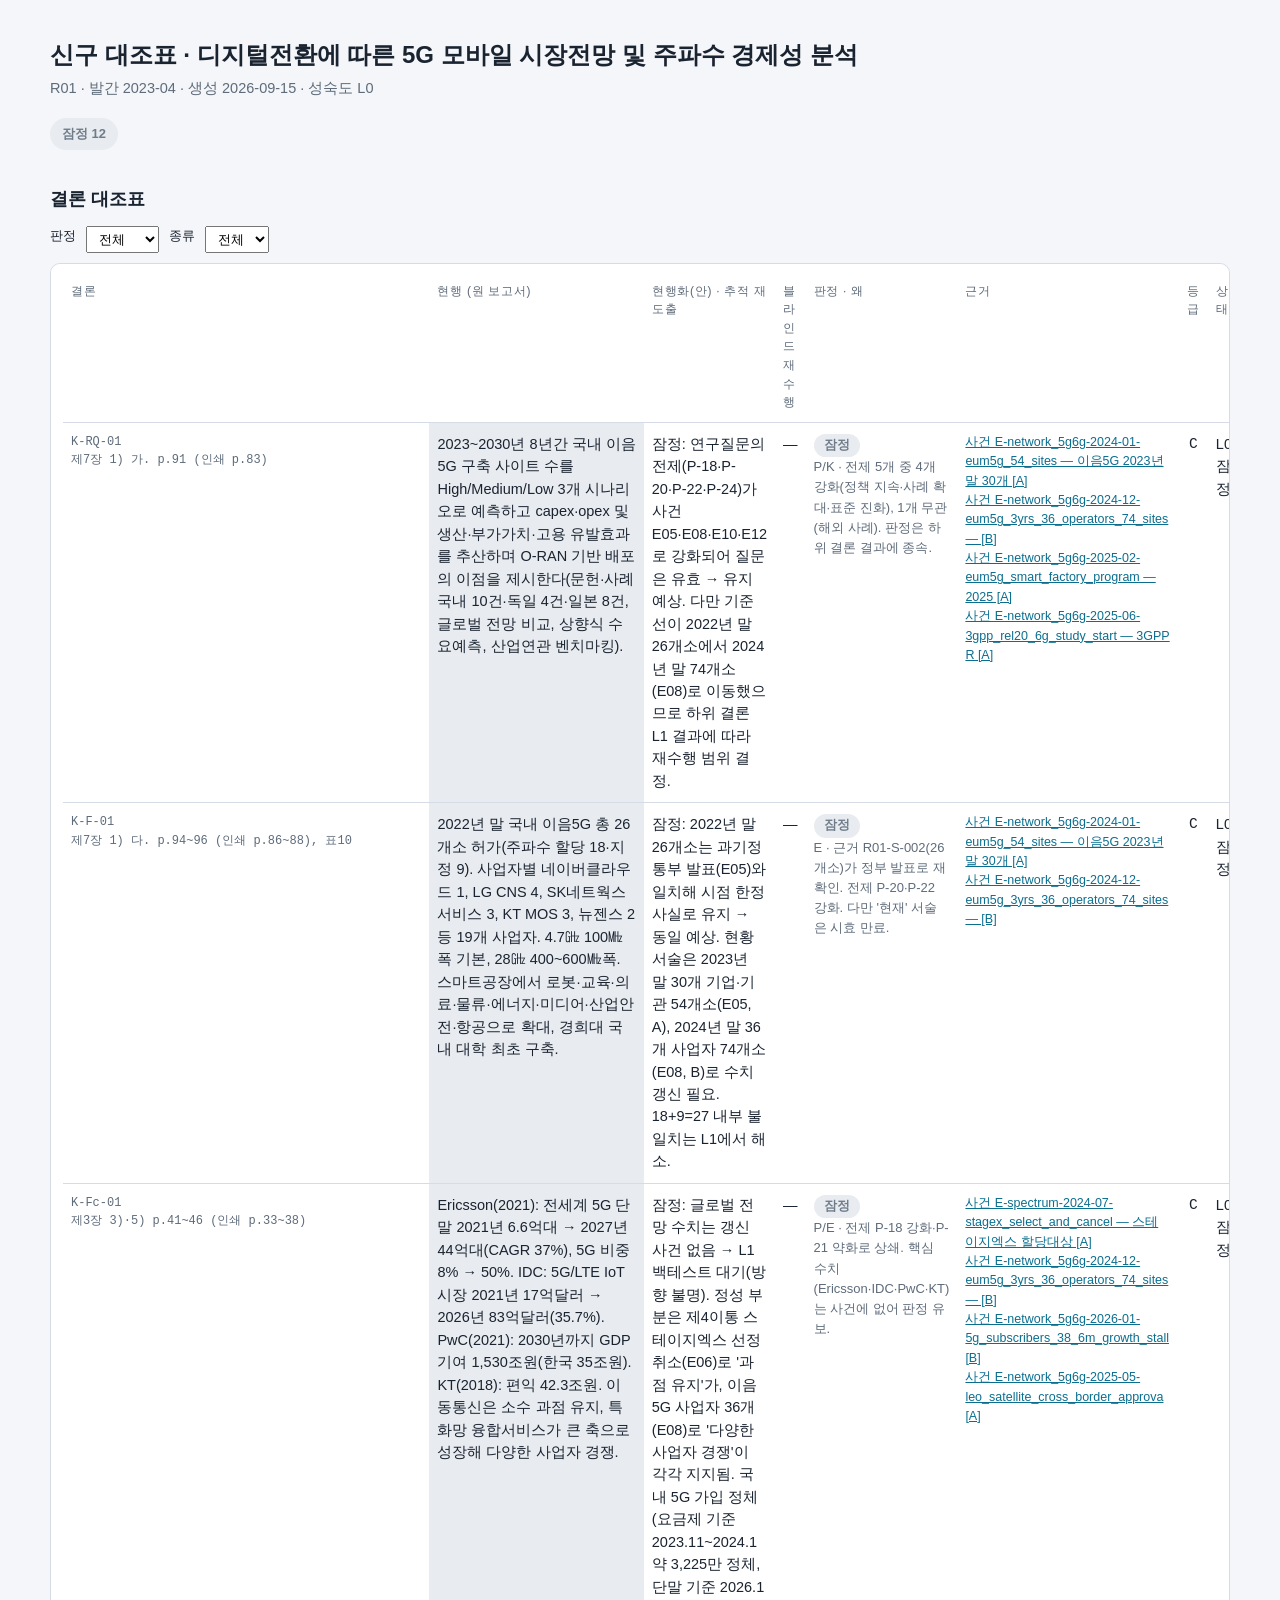
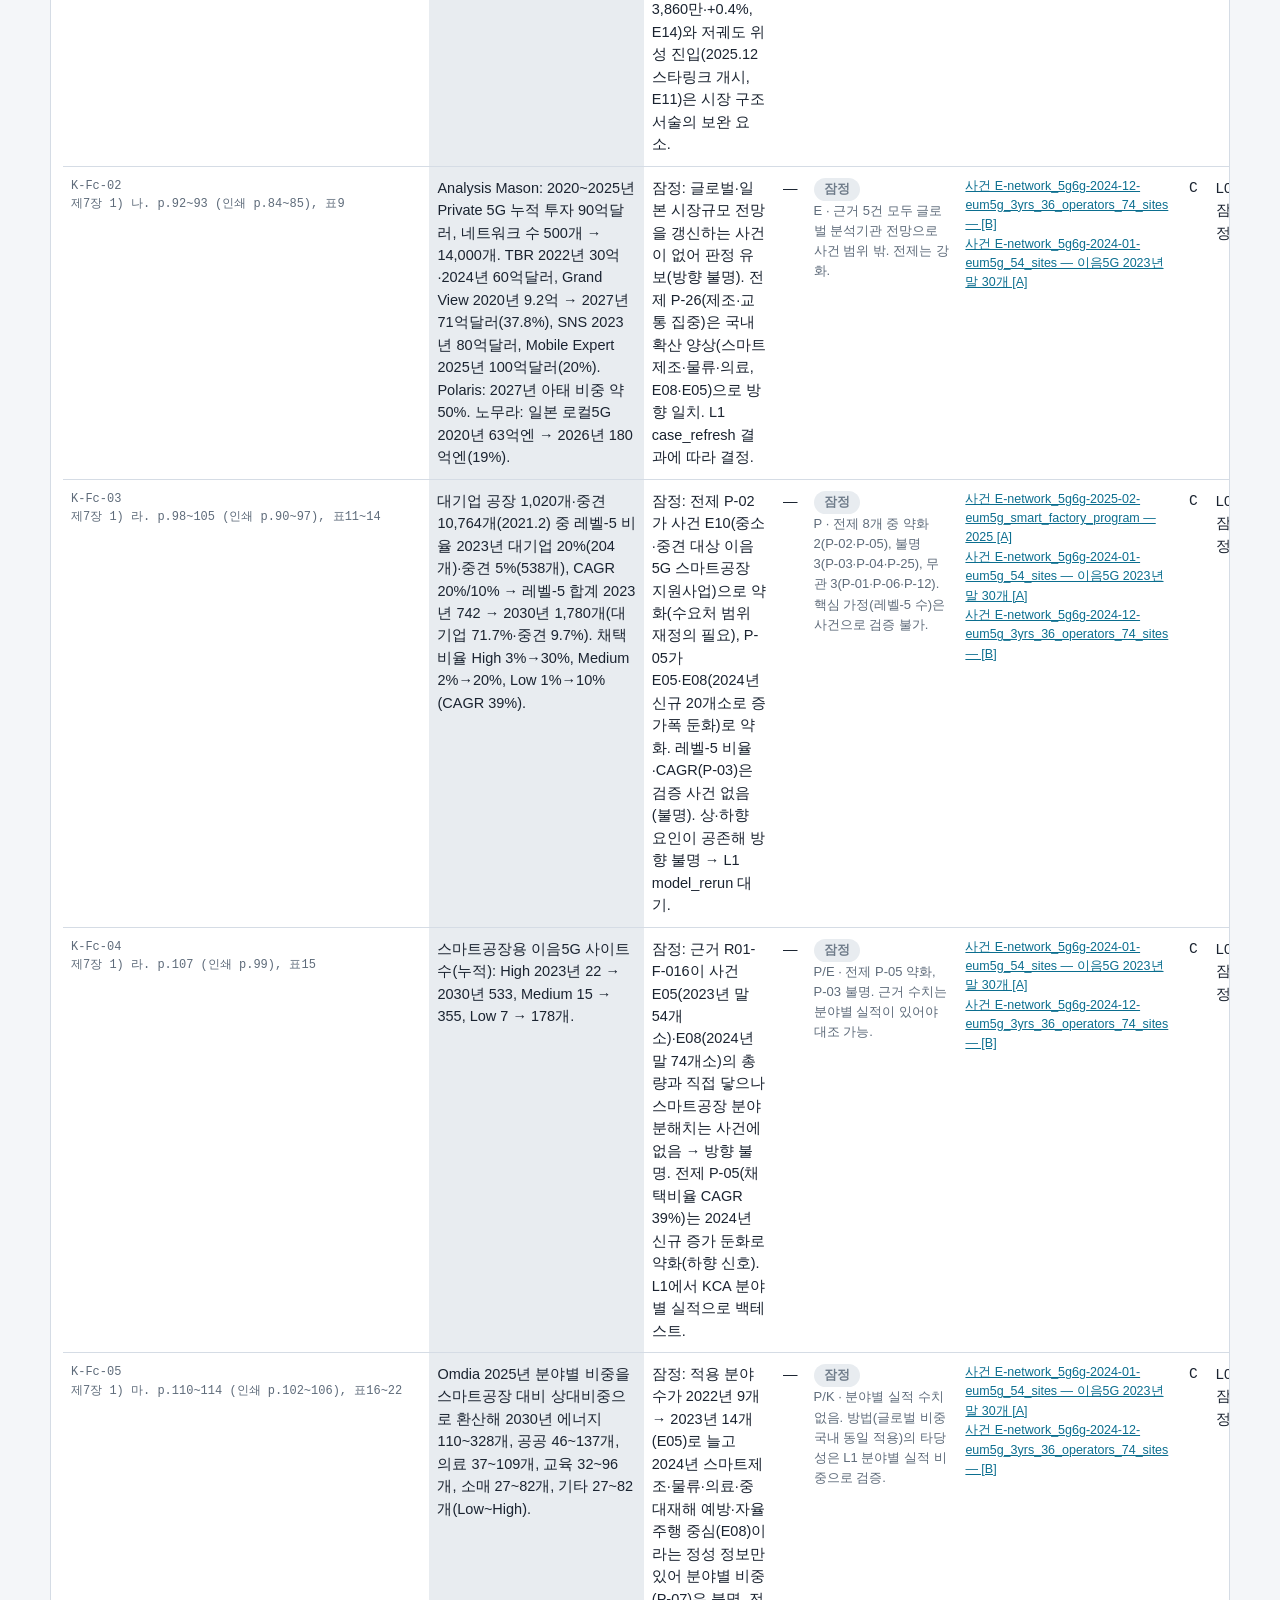
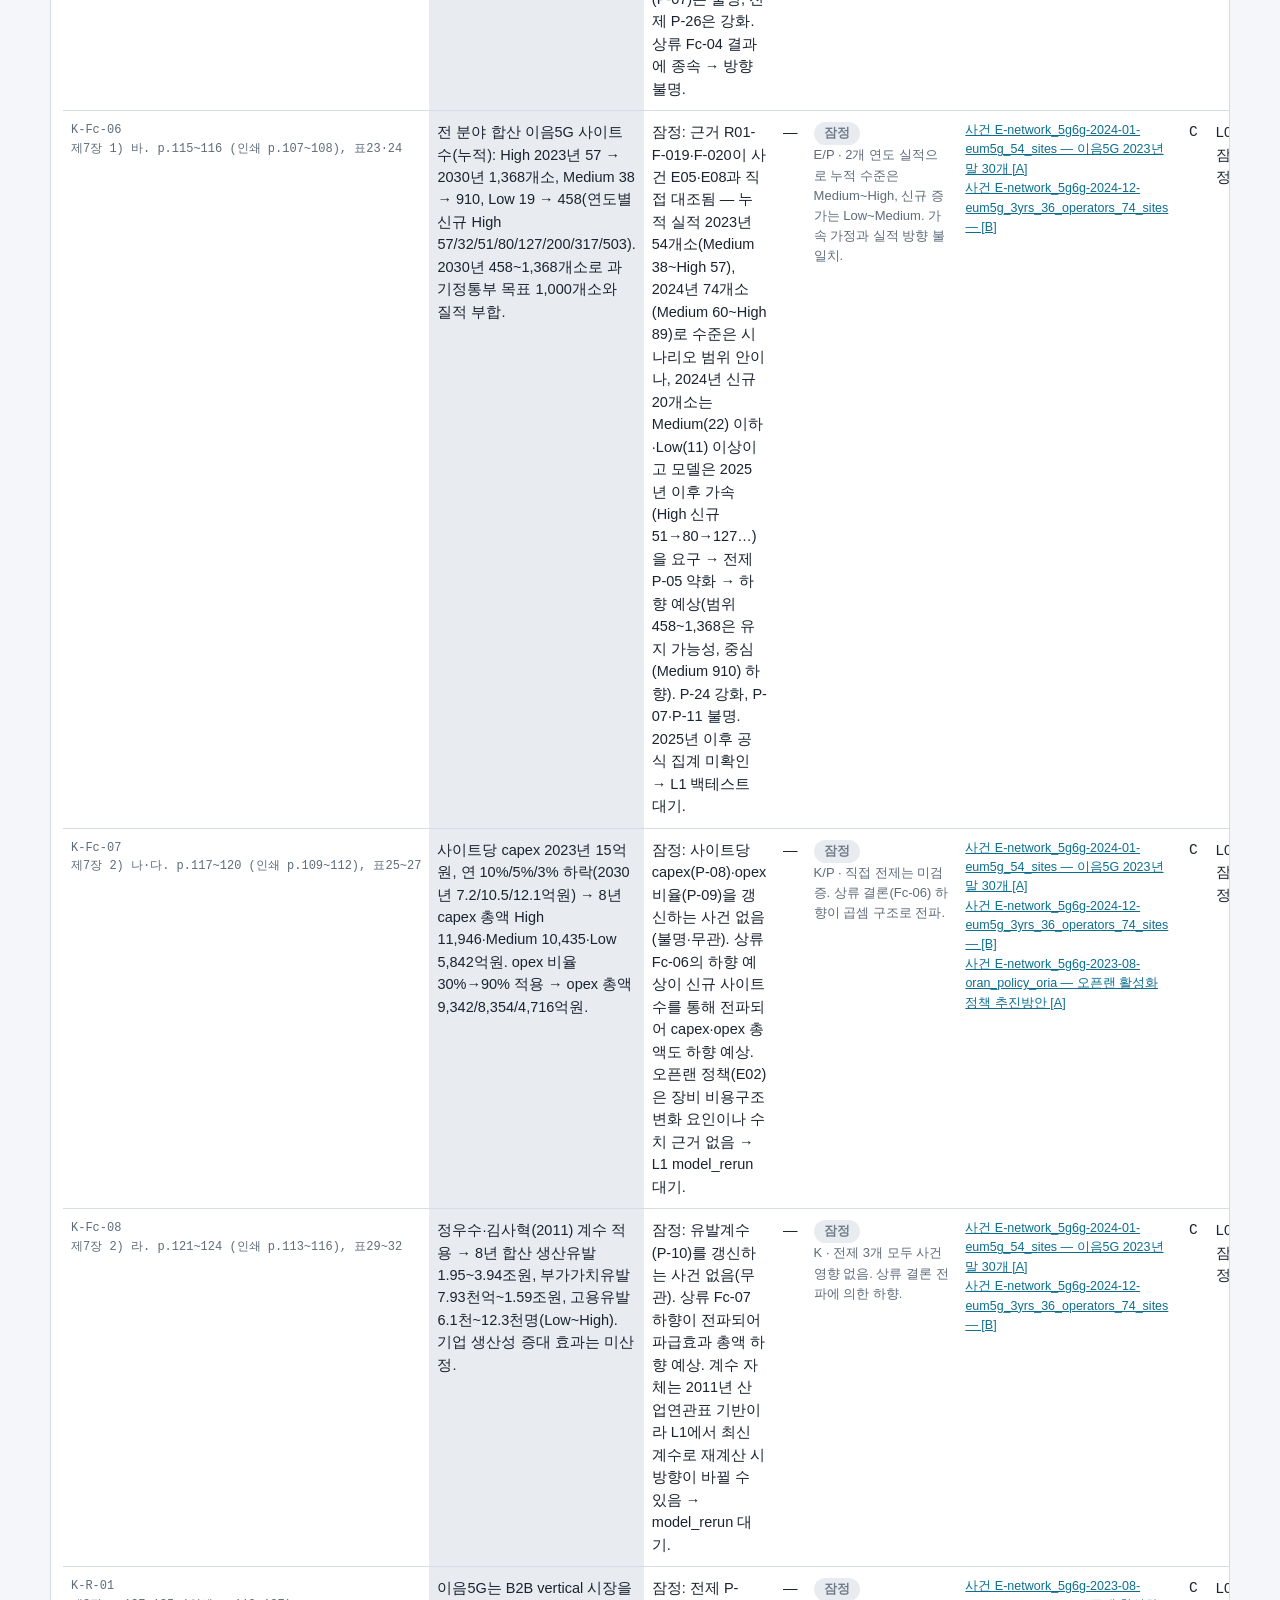
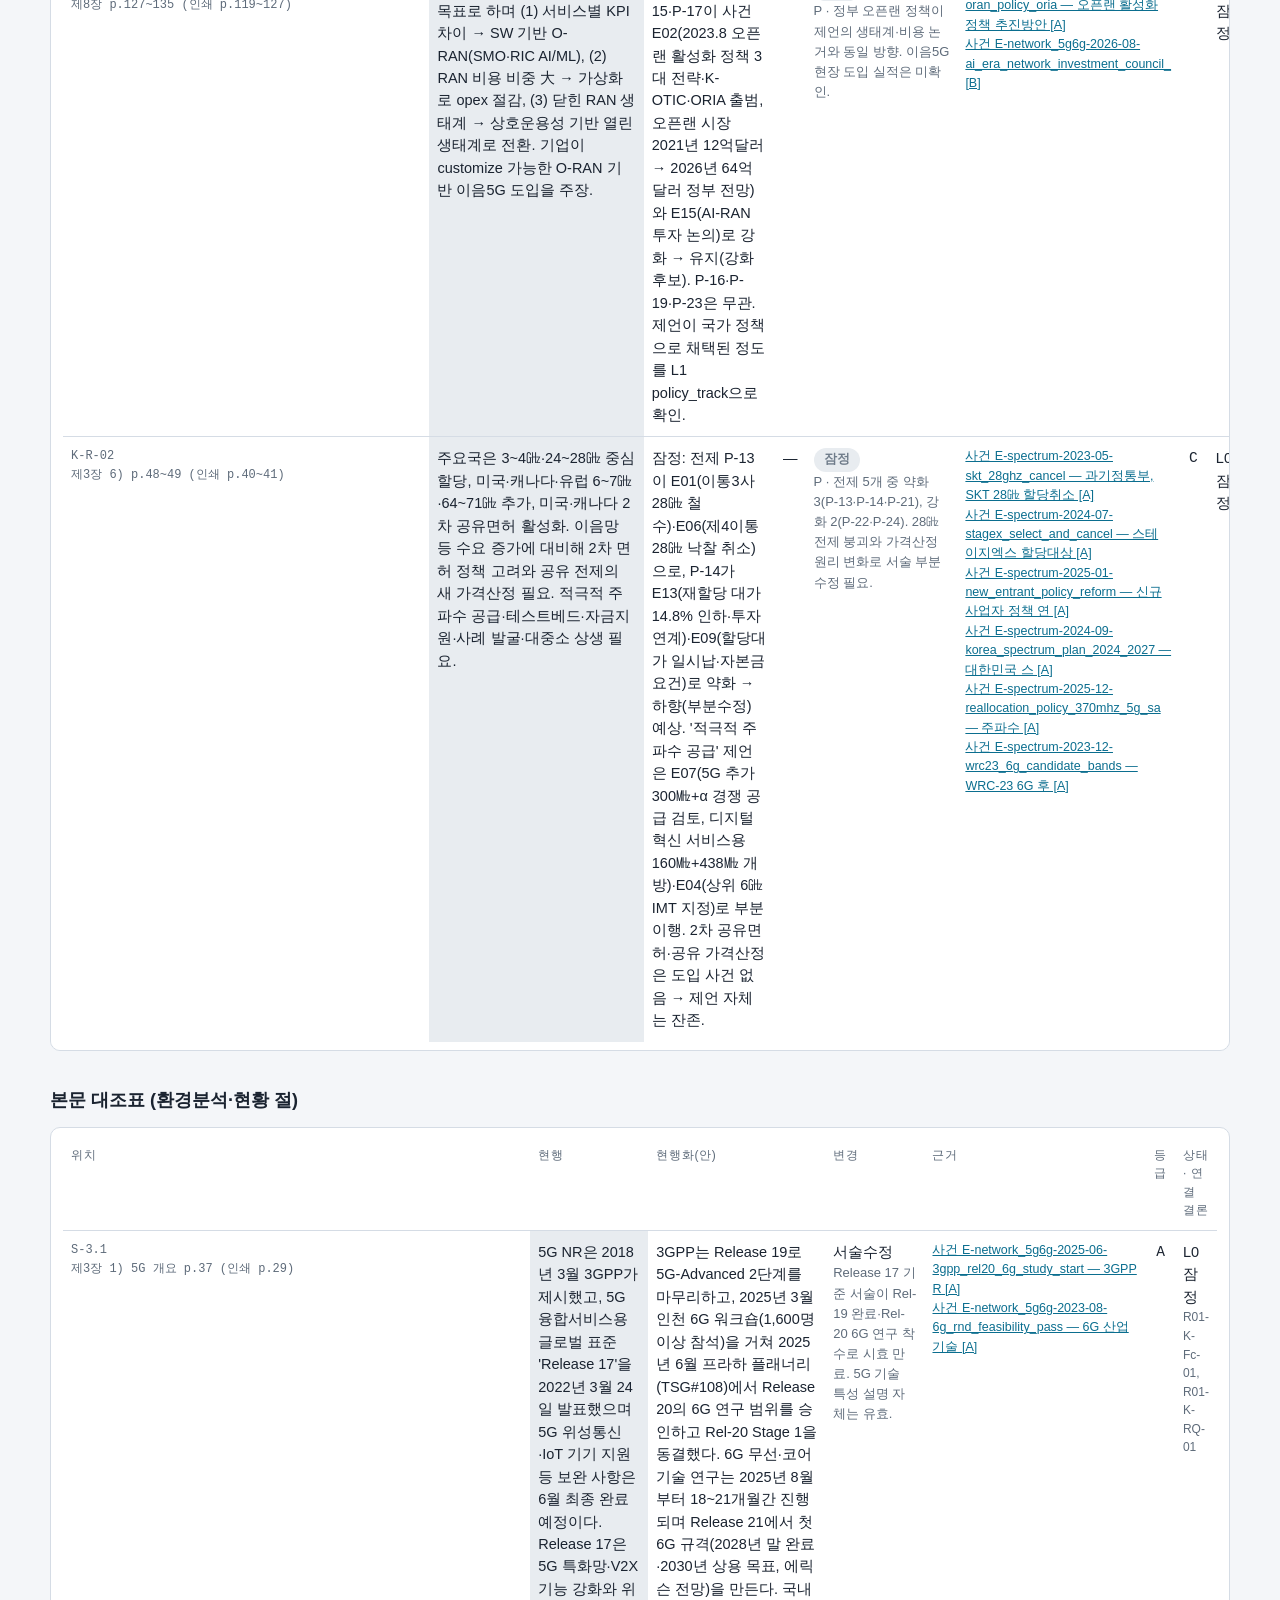
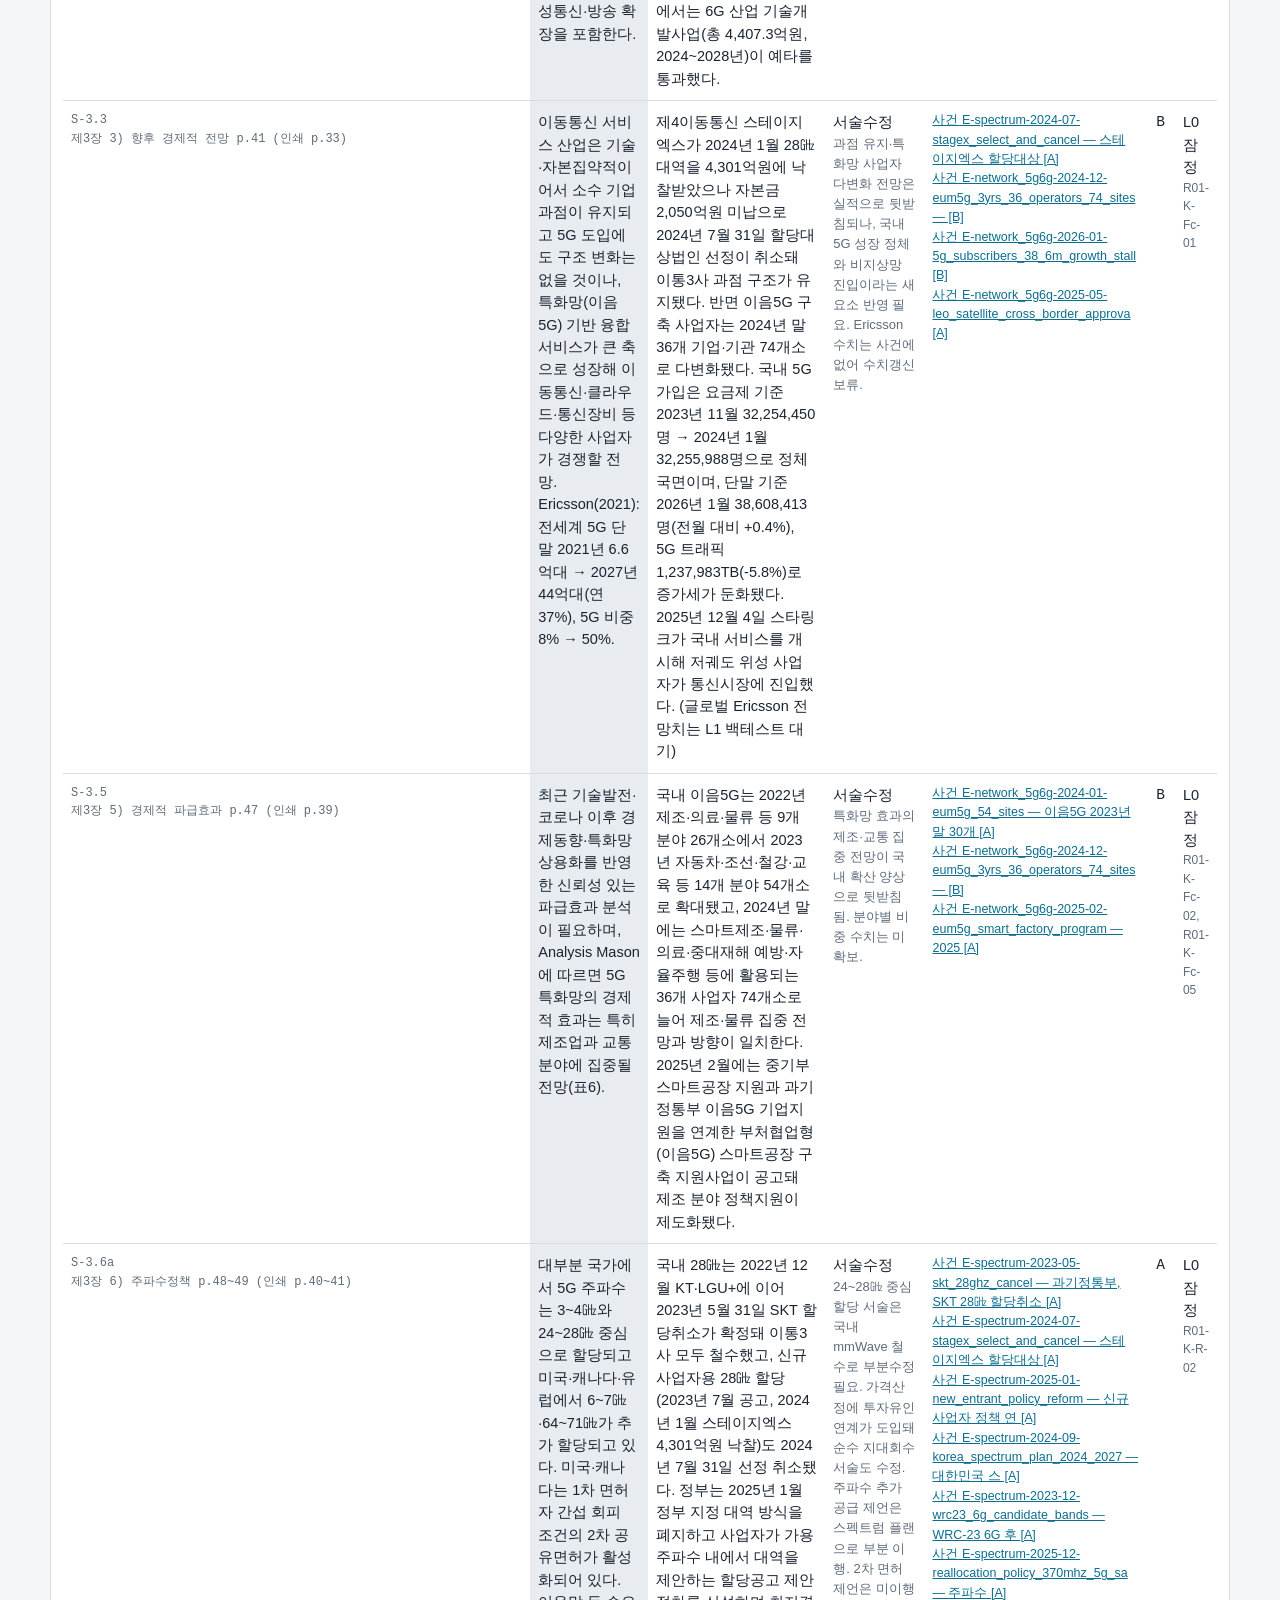
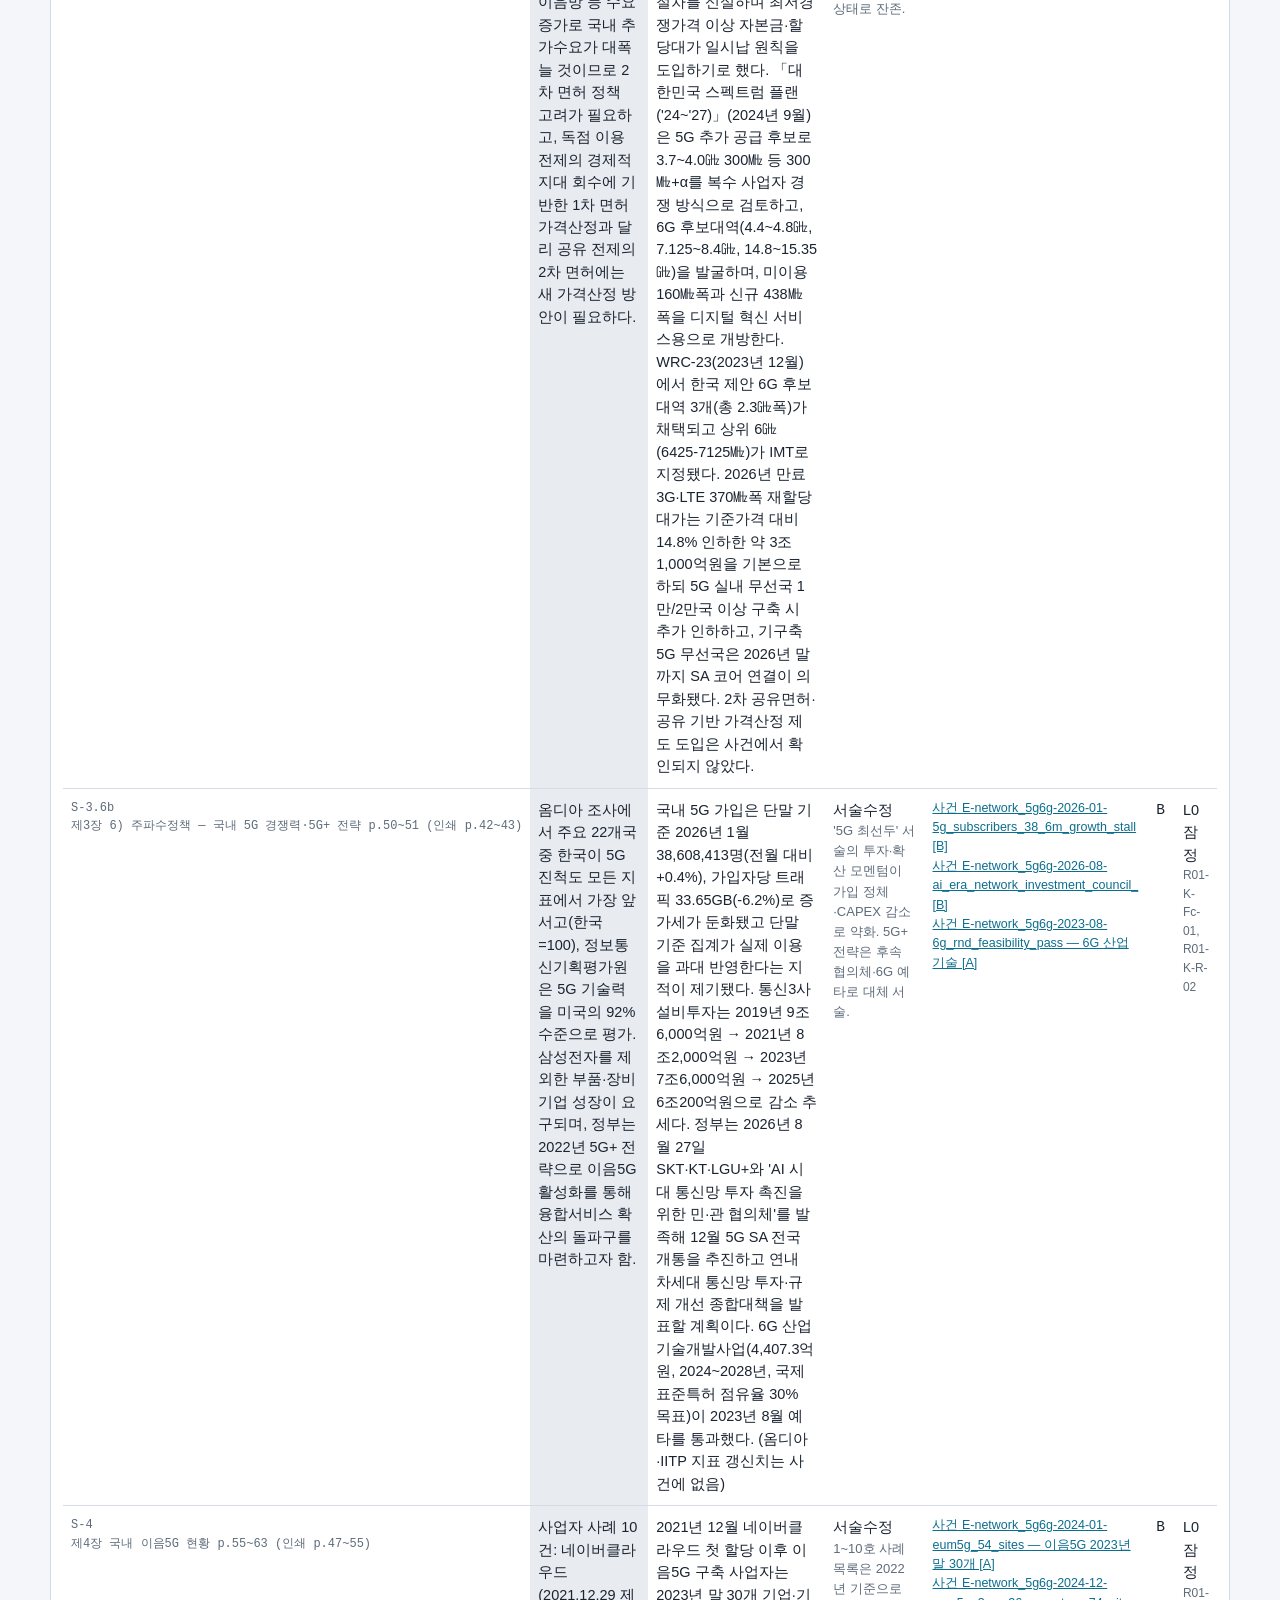
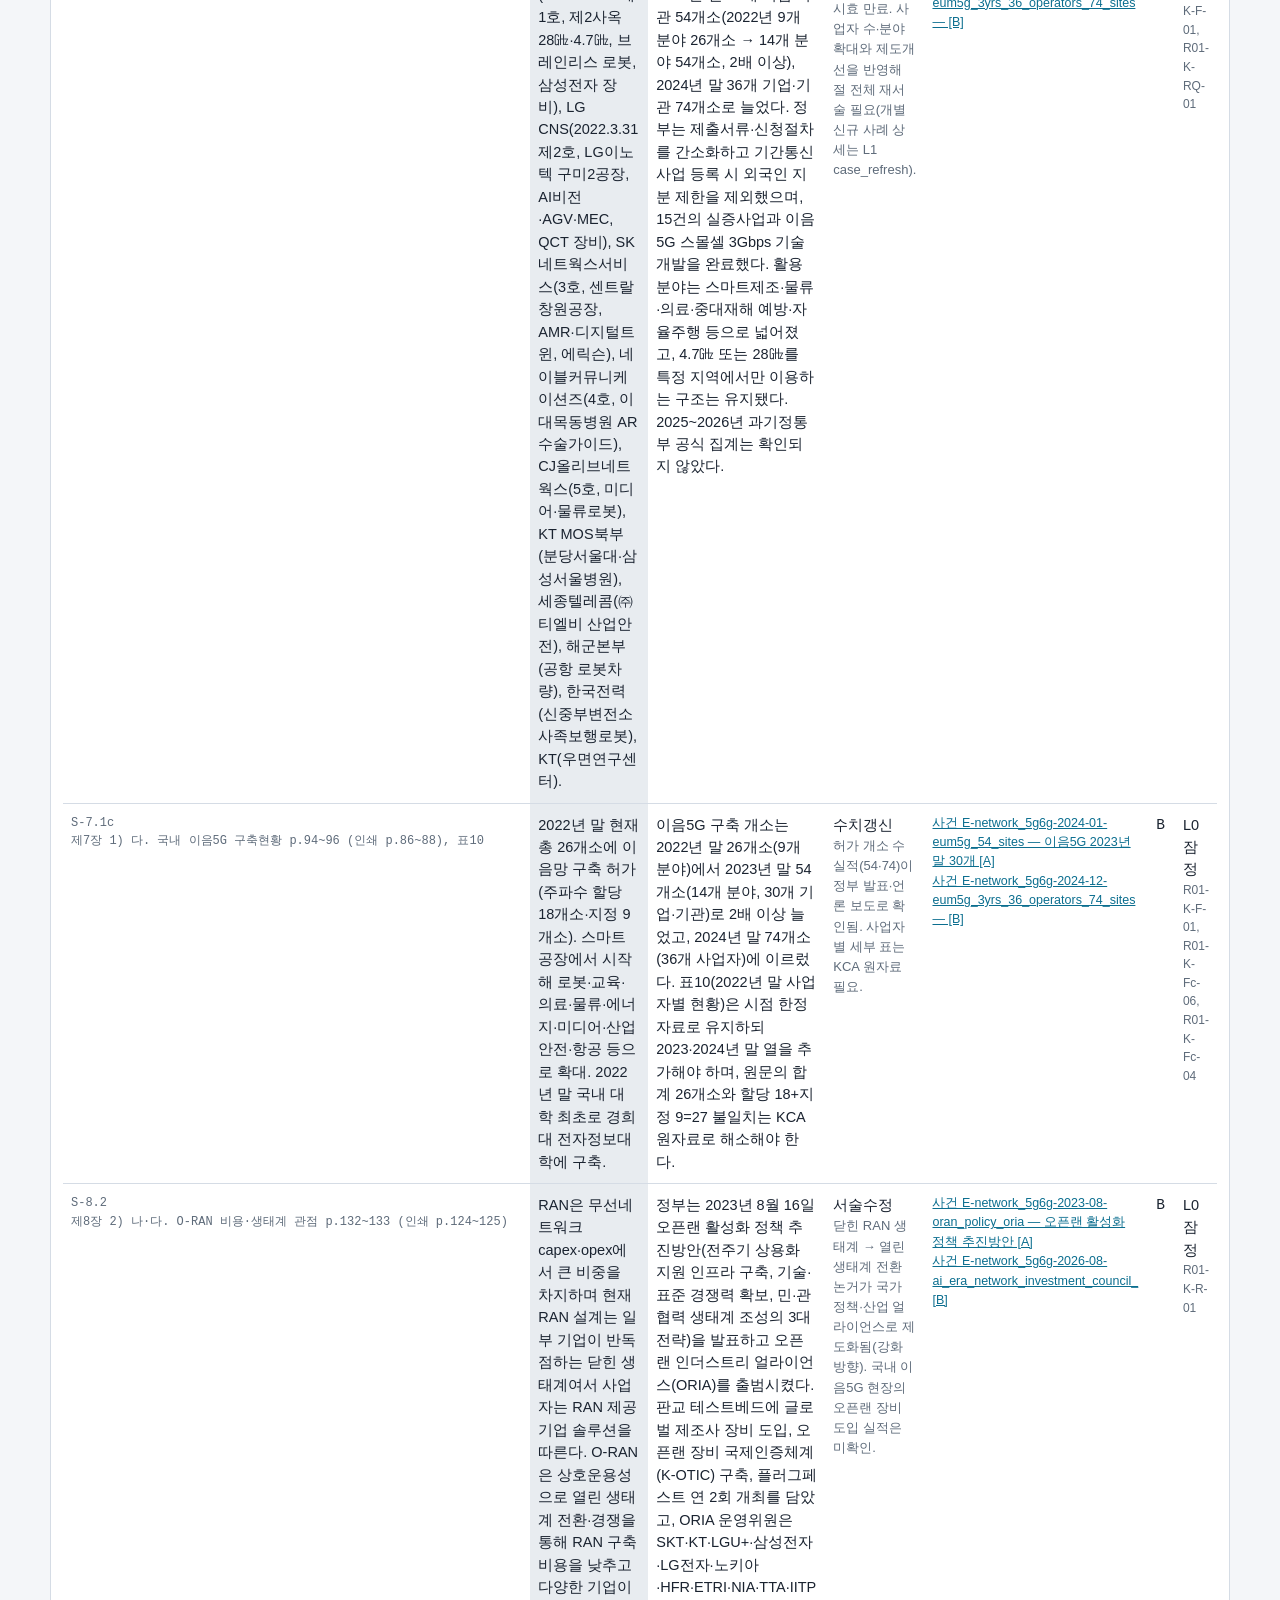
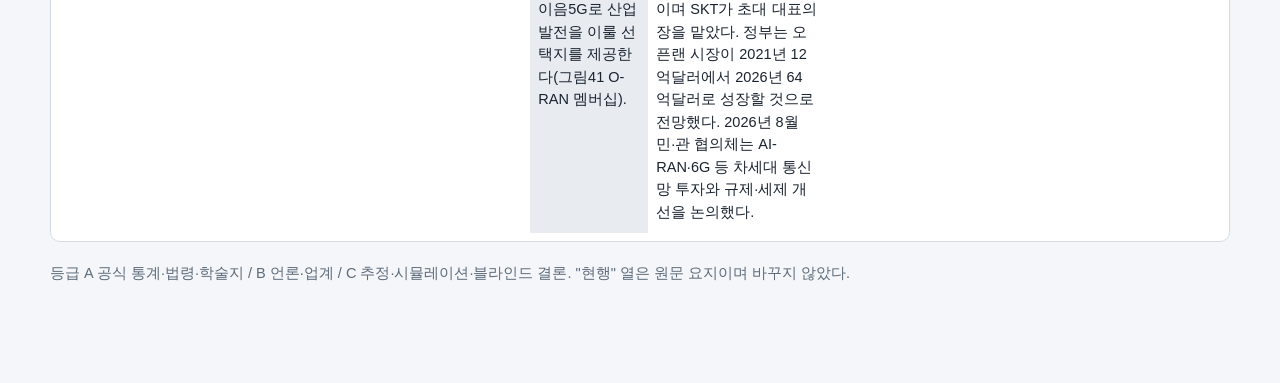
<file: reports/R01/07_report/comparison_table_v0_L0.html>
<!doctype html><html lang="ko"><meta charset="utf-8"><meta name="viewport" content="width=device-width,initial-scale=1">
<title>신구 대조표 · R01</title><style>
:root{--bg:#F4F6F9;--surface:#fff;--ink:#1A2330;--muted:#5E6B7A;--line:#D5DCE5;--accent:#0B6E8F;--accent-soft:#DCEEF4;
--good:#2E7D4F;--good-soft:#DFF2E6;--warn:#A8690E;--warn-soft:#FBEFD6;--bad:#B93A2B;--bad-soft:#FBE3DF;--na:#6F7C8A;--na-soft:#E8ECF0}
@media (prefers-color-scheme:dark){:root:not([data-theme="light"]){--bg:#0E141B;--surface:#151D26;--ink:#E7EDF3;--muted:#9AA7B5;--line:#2A3542;
--accent:#4FB3D4;--accent-soft:#123A48;--good:#5FCB8A;--good-soft:#163425;--warn:#E2B14A;--warn-soft:#3A2E12;--bad:#F07A6A;--bad-soft:#3F1F1B;--na:#8E9BA8;--na-soft:#232C36}}
body{margin:0;background:var(--bg);color:var(--ink);font-family:"IBM Plex Sans KR","Noto Sans KR","Malgun Gothic",sans-serif;font-size:14.5px;line-height:1.55}
.wrap{max-width:1180px;margin:0 auto;padding:36px 20px 80px}
h1{font-size:24px;margin:0 0 4px}h2{font-size:18px;margin:36px 0 12px}.sub{color:var(--muted);margin:0 0 18px}
.sum{display:flex;flex-wrap:wrap;gap:8px;margin:14px 0 6px}.sum span{padding:6px 12px;border-radius:999px;font-weight:700;font-size:13px}
.p-good{background:var(--good-soft);color:var(--good)}.p-warn{background:var(--warn-soft);color:var(--warn)}.p-bad{background:var(--bad-soft);color:var(--bad)}
.p-na{background:var(--na-soft);color:var(--na)}.p-new{background:var(--accent-soft);color:var(--accent)}
.pill{display:inline-block;padding:2px 10px;border-radius:999px;font-size:12.5px;font-weight:700;white-space:nowrap}
.filters{display:flex;gap:10px;flex-wrap:wrap;margin:0 0 10px;font-size:13px}.filters select{font:inherit;padding:4px 8px}
.tw{overflow-x:auto;background:var(--surface);border:1px solid var(--line);border-radius:10px;padding:8px 12px}
table{width:100%;border-collapse:collapse;min-width:1000px}th,td{border-top:1px solid var(--line);padding:10px 8px;vertical-align:top;text-align:left}
th{font-size:12px;letter-spacing:.06em;color:var(--muted);font-weight:500;border-top:0}td.k{font-family:"IBM Plex Mono",monospace;font-size:12px;color:var(--muted);white-space:nowrap}
td.old{background:var(--na-soft)}td.g{font-family:"IBM Plex Mono",monospace;text-align:center}.ev a{color:var(--accent);font-size:12.5px;display:block}
.why{color:var(--muted);font-size:13px}.loc{font-size:12px;color:var(--muted)}
</style><div class="wrap">
<h1>신구 대조표 · 디지털전환에 따른 5G 모바일 시장전망 및 주파수 경제성 분석</h1>
<p class="sub">R01 · 발간 2023-04 · 생성 2026-09-15 · 성숙도 L0</p>
<div class="sum"><span class="p-na">잠정 12</span></div>
<h2>결론 대조표</h2>
<div class="filters">판정 <select data-col="verdict"><option value="">전체</option><option value="">(잠정)</option></select>
종류 <select data-col="kind"><option value="">전체</option><option value="F">F</option><option value="Fc">Fc</option><option value="R">R</option><option value="RQ">RQ</option></select></div>
<div class="tw"><table id="ctab"><thead><tr><th>결론</th><th>현행 (원 보고서)</th><th>현행화(안) · 추적 재도출</th><th>블라인드 재수행</th><th>판정 · 왜</th><th>근거</th><th>등급</th><th>상태</th></tr></thead>
<tbody><tr data-verdict="" data-kind="RQ">
<td class="k">K-RQ-01<div class="loc">제7장 1) 가. p.91 (인쇄 p.83)</div></td>
<td class="old">2023~2030년 8년간 국내 이음5G 구축 사이트 수를 High/Medium/Low 3개 시나리오로 예측하고 capex·opex 및 생산·부가가치·고용 유발효과를 추산하며 O-RAN 기반 배포의 이점을 제시한다(문헌·사례 국내 10건·독일 4건·일본 8건, 글로벌 전망 비교, 상향식 수요예측, 산업연관 벤치마킹).</td>
<td>잠정: 연구질문의 전제(P-18·P-20·P-22·P-24)가 사건 E05·E08·E10·E12로 강화되어 질문은 유효 → 유지 예상. 다만 기준선이 2022년 말 26개소에서 2024년 말 74개소(E08)로 이동했으므로 하위 결론 L1 결과에 따라 재수행 범위 결정.</td>
<td>—</td>
<td><span class="pill p-na">잠정</span><div class="why">P/K · 전제 5개 중 4개 강화(정책 지속·사례 확대·표준 진화), 1개 무관(해외 사례). 판정은 하위 결론 결과에 종속.</div></td>
<td class="ev"><a href="https://eiec.kdi.re.kr/policy/materialView.do?num=246793&amp;pg=1&amp;pp=40" target="_blank" rel="noopener">사건 E-network_5g6g-2024-01-eum5g_54_sites — 이음5G 2023년 말 30개  [A]</a><a href="https://www.etnews.com/20241218000116" target="_blank" rel="noopener">사건 E-network_5g6g-2024-12-eum5g_3yrs_36_operators_74_sites — [B]</a><a href="https://www.bizinfo.go.kr/sii/siia/selectSIIA200Detail.do?pblancId=PBLN_000000000104960" target="_blank" rel="noopener">사건 E-network_5g6g-2025-02-eum5g_smart_factory_program — 2025 [A]</a><a href="https://www.3gpp.org/news-events/3gpp-news/sa-rel20" target="_blank" rel="noopener">사건 E-network_5g6g-2025-06-3gpp_rel20_6g_study_start — 3GPP R [A]</a></td>
<td class="g">C</td><td>L0 잠정</td></tr><tr data-verdict="" data-kind="F">
<td class="k">K-F-01<div class="loc">제7장 1) 다. p.94~96 (인쇄 p.86~88), 표10</div></td>
<td class="old">2022년 말 국내 이음5G 총 26개소 허가(주파수 할당 18·지정 9). 사업자별 네이버클라우드 1, LG CNS 4, SK네트웍스서비스 3, KT MOS 3, 뉴젠스 2 등 19개 사업자. 4.7㎓ 100㎒폭 기본, 28㎓ 400~600㎒폭. 스마트공장에서 로봇·교육·의료·물류·에너지·미디어·산업안전·항공으로 확대, 경희대 국내 대학 최초 구축.</td>
<td>잠정: 2022년 말 26개소는 과기정통부 발표(E05)와 일치해 시점 한정 사실로 유지 → 동일 예상. 현황 서술은 2023년 말 30개 기업·기관 54개소(E05, A), 2024년 말 36개 사업자 74개소(E08, B)로 수치갱신 필요. 18+9=27 내부 불일치는 L1에서 해소.</td>
<td>—</td>
<td><span class="pill p-na">잠정</span><div class="why">E · 근거 R01-S-002(26개소)가 정부 발표로 재확인. 전제 P-20·P-22 강화. 다만 &#x27;현재&#x27; 서술은 시효 만료.</div></td>
<td class="ev"><a href="https://eiec.kdi.re.kr/policy/materialView.do?num=246793&amp;pg=1&amp;pp=40" target="_blank" rel="noopener">사건 E-network_5g6g-2024-01-eum5g_54_sites — 이음5G 2023년 말 30개  [A]</a><a href="https://www.etnews.com/20241218000116" target="_blank" rel="noopener">사건 E-network_5g6g-2024-12-eum5g_3yrs_36_operators_74_sites — [B]</a></td>
<td class="g">C</td><td>L0 잠정</td></tr><tr data-verdict="" data-kind="Fc">
<td class="k">K-Fc-01<div class="loc">제3장 3)·5) p.41~46 (인쇄 p.33~38)</div></td>
<td class="old">Ericsson(2021): 전세계 5G 단말 2021년 6.6억대 → 2027년 44억대(CAGR 37%), 5G 비중 8% → 50%. IDC: 5G/LTE IoT 시장 2021년 17억달러 → 2026년 83억달러(35.7%). PwC(2021): 2030년까지 GDP 기여 1,530조원(한국 35조원). KT(2018): 편익 42.3조원. 이동통신은 소수 과점 유지, 특화망 융합서비스가 큰 축으로 성장해 다양한 사업자 경쟁.</td>
<td>잠정: 글로벌 전망 수치는 갱신 사건 없음 → L1 백테스트 대기(방향 불명). 정성 부분은 제4이통 스테이지엑스 선정 취소(E06)로 &#x27;과점 유지&#x27;가, 이음5G 사업자 36개(E08)로 &#x27;다양한 사업자 경쟁&#x27;이 각각 지지됨. 국내 5G 가입 정체(요금제 기준 2023.11~2024.1 약 3,225만 정체, 단말 기준 2026.1 3,860만·+0.4%, E14)와 저궤도 위성 진입(2025.12 스타링크 개시, E11)은 시장 구조 서술의 보완 요소.</td>
<td>—</td>
<td><span class="pill p-na">잠정</span><div class="why">P/E · 전제 P-18 강화·P-21 약화로 상쇄. 핵심 수치(Ericsson·IDC·PwC·KT)는 사건에 없어 판정 유보.</div></td>
<td class="ev"><a href="https://www.msit.go.kr/bbs/view.do?sCode=user&amp;nttSeqNo=3184792&amp;pageIndex=&amp;searchTxt=&amp;searchOpt=ALL&amp;bbsSeqNo=94&amp;mId=113&amp;mPid=238" target="_blank" rel="noopener">사건 E-spectrum-2024-07-stagex_select_and_cancel — 스테이지엑스 할당대상 [A]</a><a href="https://www.etnews.com/20241218000116" target="_blank" rel="noopener">사건 E-network_5g6g-2024-12-eum5g_3yrs_36_operators_74_sites — [B]</a><a href="https://m.ddaily.co.kr/page/view/2026032414550870711" target="_blank" rel="noopener">사건 E-network_5g6g-2026-01-5g_subscribers_38_6m_growth_stall  [B]</a><a href="https://www.korea.kr/briefing/pressReleaseView.do?newsId=156691769" target="_blank" rel="noopener">사건 E-network_5g6g-2025-05-leo_satellite_cross_border_approva [A]</a></td>
<td class="g">C</td><td>L0 잠정</td></tr><tr data-verdict="" data-kind="Fc">
<td class="k">K-Fc-02<div class="loc">제7장 1) 나. p.92~93 (인쇄 p.84~85), 표9</div></td>
<td class="old">Analysis Mason: 2020~2025년 Private 5G 누적 투자 90억달러, 네트워크 수 500개 → 14,000개. TBR 2022년 30억·2024년 60억달러, Grand View 2020년 9.2억 → 2027년 71억달러(37.8%), SNS 2023년 80억달러, Mobile Expert 2025년 100억달러(20%). Polaris: 2027년 아태 비중 약 50%. 노무라: 일본 로컬5G 2020년 63억엔 → 2026년 180억엔(19%).</td>
<td>잠정: 글로벌·일본 시장규모 전망을 갱신하는 사건이 없어 판정 유보(방향 불명). 전제 P-26(제조·교통 집중)은 국내 확산 양상(스마트제조·물류·의료, E08·E05)으로 방향 일치. L1 case_refresh 결과에 따라 결정.</td>
<td>—</td>
<td><span class="pill p-na">잠정</span><div class="why">E · 근거 5건 모두 글로벌 분석기관 전망으로 사건 범위 밖. 전제는 강화.</div></td>
<td class="ev"><a href="https://www.etnews.com/20241218000116" target="_blank" rel="noopener">사건 E-network_5g6g-2024-12-eum5g_3yrs_36_operators_74_sites — [B]</a><a href="https://eiec.kdi.re.kr/policy/materialView.do?num=246793&amp;pg=1&amp;pp=40" target="_blank" rel="noopener">사건 E-network_5g6g-2024-01-eum5g_54_sites — 이음5G 2023년 말 30개  [A]</a></td>
<td class="g">C</td><td>L0 잠정</td></tr><tr data-verdict="" data-kind="Fc">
<td class="k">K-Fc-03<div class="loc">제7장 1) 라. p.98~105 (인쇄 p.90~97), 표11~14</div></td>
<td class="old">대기업 공장 1,020개·중견 10,764개(2021.2) 중 레벨-5 비율 2023년 대기업 20%(204개)·중견 5%(538개), CAGR 20%/10% → 레벨-5 합계 2023년 742 → 2030년 1,780개(대기업 71.7%·중견 9.7%). 채택비율 High 3%→30%, Medium 2%→20%, Low 1%→10%(CAGR 39%).</td>
<td>잠정: 전제 P-02가 사건 E10(중소·중견 대상 이음5G 스마트공장 지원사업)으로 약화(수요처 범위 재정의 필요), P-05가 E05·E08(2024년 신규 20개소로 증가폭 둔화)로 약화. 레벨-5 비율·CAGR(P-03)은 검증 사건 없음(불명). 상·하향 요인이 공존해 방향 불명 → L1 model_rerun 대기.</td>
<td>—</td>
<td><span class="pill p-na">잠정</span><div class="why">P · 전제 8개 중 약화 2(P-02·P-05), 불명 3(P-03·P-04·P-25), 무관 3(P-01·P-06·P-12). 핵심 가정(레벨-5 수)은 사건으로 검증 불가.</div></td>
<td class="ev"><a href="https://www.bizinfo.go.kr/sii/siia/selectSIIA200Detail.do?pblancId=PBLN_000000000104960" target="_blank" rel="noopener">사건 E-network_5g6g-2025-02-eum5g_smart_factory_program — 2025 [A]</a><a href="https://eiec.kdi.re.kr/policy/materialView.do?num=246793&amp;pg=1&amp;pp=40" target="_blank" rel="noopener">사건 E-network_5g6g-2024-01-eum5g_54_sites — 이음5G 2023년 말 30개  [A]</a><a href="https://www.etnews.com/20241218000116" target="_blank" rel="noopener">사건 E-network_5g6g-2024-12-eum5g_3yrs_36_operators_74_sites — [B]</a></td>
<td class="g">C</td><td>L0 잠정</td></tr><tr data-verdict="" data-kind="Fc">
<td class="k">K-Fc-04<div class="loc">제7장 1) 라. p.107 (인쇄 p.99), 표15</div></td>
<td class="old">스마트공장용 이음5G 사이트 수(누적): High 2023년 22 → 2030년 533, Medium 15 → 355, Low 7 → 178개.</td>
<td>잠정: 근거 R01-F-016이 사건 E05(2023년 말 54개소)·E08(2024년 말 74개소)의 총량과 직접 닿으나 스마트공장 분야 분해치는 사건에 없음 → 방향 불명. 전제 P-05(채택비율 CAGR 39%)는 2024년 신규 증가 둔화로 약화(하향 신호). L1에서 KCA 분야별 실적으로 백테스트.</td>
<td>—</td>
<td><span class="pill p-na">잠정</span><div class="why">P/E · 전제 P-05 약화, P-03 불명. 근거 수치는 분야별 실적이 있어야 대조 가능.</div></td>
<td class="ev"><a href="https://eiec.kdi.re.kr/policy/materialView.do?num=246793&amp;pg=1&amp;pp=40" target="_blank" rel="noopener">사건 E-network_5g6g-2024-01-eum5g_54_sites — 이음5G 2023년 말 30개  [A]</a><a href="https://www.etnews.com/20241218000116" target="_blank" rel="noopener">사건 E-network_5g6g-2024-12-eum5g_3yrs_36_operators_74_sites — [B]</a></td>
<td class="g">C</td><td>L0 잠정</td></tr><tr data-verdict="" data-kind="Fc">
<td class="k">K-Fc-05<div class="loc">제7장 1) 마. p.110~114 (인쇄 p.102~106), 표16~22</div></td>
<td class="old">Omdia 2025년 분야별 비중을 스마트공장 대비 상대비중으로 환산해 2030년 에너지 110~328개, 공공 46~137개, 의료 37~109개, 교육 32~96개, 소매 27~82개, 기타 27~82개(Low~High).</td>
<td>잠정: 적용 분야 수가 2022년 9개 → 2023년 14개(E05)로 늘고 2024년 스마트제조·물류·의료·중대재해 예방·자율주행 중심(E08)이라는 정성 정보만 있어 분야별 비중(P-07)은 불명, 전제 P-26은 강화. 상류 Fc-04 결과에 종속 → 방향 불명.</td>
<td>—</td>
<td><span class="pill p-na">잠정</span><div class="why">P/K · 분야별 실적 수치 없음. 방법(글로벌 비중 국내 동일 적용)의 타당성은 L1 분야별 실적 비중으로 검증.</div></td>
<td class="ev"><a href="https://eiec.kdi.re.kr/policy/materialView.do?num=246793&amp;pg=1&amp;pp=40" target="_blank" rel="noopener">사건 E-network_5g6g-2024-01-eum5g_54_sites — 이음5G 2023년 말 30개  [A]</a><a href="https://www.etnews.com/20241218000116" target="_blank" rel="noopener">사건 E-network_5g6g-2024-12-eum5g_3yrs_36_operators_74_sites — [B]</a></td>
<td class="g">C</td><td>L0 잠정</td></tr><tr data-verdict="" data-kind="Fc">
<td class="k">K-Fc-06<div class="loc">제7장 1) 바. p.115~116 (인쇄 p.107~108), 표23·24</div></td>
<td class="old">전 분야 합산 이음5G 사이트 수(누적): High 2023년 57 → 2030년 1,368개소, Medium 38 → 910, Low 19 → 458(연도별 신규 High 57/32/51/80/127/200/317/503). 2030년 458~1,368개소로 과기정통부 목표 1,000개소와 질적 부합.</td>
<td>잠정: 근거 R01-F-019·F-020이 사건 E05·E08과 직접 대조됨 — 누적 실적 2023년 54개소(Medium 38~High 57), 2024년 74개소(Medium 60~High 89)로 수준은 시나리오 범위 안이나, 2024년 신규 20개소는 Medium(22) 이하·Low(11) 이상이고 모델은 2025년 이후 가속(High 신규 51→80→127…)을 요구 → 전제 P-05 약화 → 하향 예상(범위 458~1,368은 유지 가능성, 중심(Medium 910) 하향). P-24 강화, P-07·P-11 불명. 2025년 이후 공식 집계 미확인 → L1 백테스트 대기.</td>
<td>—</td>
<td><span class="pill p-na">잠정</span><div class="why">E/P · 2개 연도 실적으로 누적 수준은 Medium~High, 신규 증가는 Low~Medium. 가속 가정과 실적 방향 불일치.</div></td>
<td class="ev"><a href="https://eiec.kdi.re.kr/policy/materialView.do?num=246793&amp;pg=1&amp;pp=40" target="_blank" rel="noopener">사건 E-network_5g6g-2024-01-eum5g_54_sites — 이음5G 2023년 말 30개  [A]</a><a href="https://www.etnews.com/20241218000116" target="_blank" rel="noopener">사건 E-network_5g6g-2024-12-eum5g_3yrs_36_operators_74_sites — [B]</a></td>
<td class="g">C</td><td>L0 잠정</td></tr><tr data-verdict="" data-kind="Fc">
<td class="k">K-Fc-07<div class="loc">제7장 2) 나·다. p.117~120 (인쇄 p.109~112), 표25~27</div></td>
<td class="old">사이트당 capex 2023년 15억원, 연 10%/5%/3% 하락(2030년 7.2/10.5/12.1억원) → 8년 capex 총액 High 11,946·Medium 10,435·Low 5,842억원. opex 비율 30%→90% 적용 → opex 총액 9,342/8,354/4,716억원.</td>
<td>잠정: 사이트당 capex(P-08)·opex 비율(P-09)을 갱신하는 사건 없음(불명·무관). 상류 Fc-06의 하향 예상이 신규 사이트 수를 통해 전파되어 capex·opex 총액도 하향 예상. 오픈랜 정책(E02)은 장비 비용구조 변화 요인이나 수치 근거 없음 → L1 model_rerun 대기.</td>
<td>—</td>
<td><span class="pill p-na">잠정</span><div class="why">K/P · 직접 전제는 미검증. 상류 결론(Fc-06) 하향이 곱셈 구조로 전파.</div></td>
<td class="ev"><a href="https://eiec.kdi.re.kr/policy/materialView.do?num=246793&amp;pg=1&amp;pp=40" target="_blank" rel="noopener">사건 E-network_5g6g-2024-01-eum5g_54_sites — 이음5G 2023년 말 30개  [A]</a><a href="https://www.etnews.com/20241218000116" target="_blank" rel="noopener">사건 E-network_5g6g-2024-12-eum5g_3yrs_36_operators_74_sites — [B]</a><a href="https://www.korea.kr/news/policyNewsView.do?newsId=148919026" target="_blank" rel="noopener">사건 E-network_5g6g-2023-08-oran_policy_oria — 오픈랜 활성화 정책 추진방안 [A]</a></td>
<td class="g">C</td><td>L0 잠정</td></tr><tr data-verdict="" data-kind="Fc">
<td class="k">K-Fc-08<div class="loc">제7장 2) 라. p.121~124 (인쇄 p.113~116), 표29~32</div></td>
<td class="old">정우수·김사혁(2011) 계수 적용 → 8년 합산 생산유발 1.95~3.94조원, 부가가치유발 7.93천억~1.59조원, 고용유발 6.1천~12.3천명(Low~High). 기업 생산성 증대 효과는 미산정.</td>
<td>잠정: 유발계수(P-10)를 갱신하는 사건 없음(무관). 상류 Fc-07 하향이 전파되어 파급효과 총액 하향 예상. 계수 자체는 2011년 산업연관표 기반이라 L1에서 최신 계수로 재계산 시 방향이 바뀔 수 있음 → model_rerun 대기.</td>
<td>—</td>
<td><span class="pill p-na">잠정</span><div class="why">K · 전제 3개 모두 사건 영향 없음. 상류 결론 전파에 의한 하향.</div></td>
<td class="ev"><a href="https://eiec.kdi.re.kr/policy/materialView.do?num=246793&amp;pg=1&amp;pp=40" target="_blank" rel="noopener">사건 E-network_5g6g-2024-01-eum5g_54_sites — 이음5G 2023년 말 30개  [A]</a><a href="https://www.etnews.com/20241218000116" target="_blank" rel="noopener">사건 E-network_5g6g-2024-12-eum5g_3yrs_36_operators_74_sites — [B]</a></td>
<td class="g">C</td><td>L0 잠정</td></tr><tr data-verdict="" data-kind="R">
<td class="k">K-R-01<div class="loc">제8장 p.127~135 (인쇄 p.119~127)</div></td>
<td class="old">이음5G는 B2B vertical 시장을 목표로 하며 (1) 서비스별 KPI 차이 → SW 기반 O-RAN(SMO·RIC AI/ML), (2) RAN 비용 비중 大 → 가상화로 opex 절감, (3) 닫힌 RAN 생태계 → 상호운용성 기반 열린 생태계로 전환. 기업이 customize 가능한 O-RAN 기반 이음5G 도입을 주장.</td>
<td>잠정: 전제 P-15·P-17이 사건 E02(2023.8 오픈랜 활성화 정책 3대 전략·K-OTIC·ORIA 출범, 오픈랜 시장 2021년 12억달러 → 2026년 64억달러 정부 전망)와 E15(AI-RAN 투자 논의)로 강화 → 유지(강화 후보). P-16·P-19·P-23은 무관. 제언이 국가 정책으로 채택된 정도를 L1 policy_track으로 확인.</td>
<td>—</td>
<td><span class="pill p-na">잠정</span><div class="why">P · 정부 오픈랜 정책이 제언의 생태계·비용 논거와 동일 방향. 이음5G 현장 도입 실적은 미확인.</div></td>
<td class="ev"><a href="https://www.korea.kr/news/policyNewsView.do?newsId=148919026" target="_blank" rel="noopener">사건 E-network_5g6g-2023-08-oran_policy_oria — 오픈랜 활성화 정책 추진방안 [A]</a><a href="https://www.newstomato.com/ReadNews.aspx?no=1311728" target="_blank" rel="noopener">사건 E-network_5g6g-2026-08-ai_era_network_investment_council_ [B]</a></td>
<td class="g">C</td><td>L0 잠정</td></tr><tr data-verdict="" data-kind="R">
<td class="k">K-R-02<div class="loc">제3장 6) p.48~49 (인쇄 p.40~41)</div></td>
<td class="old">주요국은 3~4㎓·24~28㎓ 중심 할당, 미국·캐나다·유럽 6~7㎓·64~71㎓ 추가, 미국·캐나다 2차 공유면허 활성화. 이음망 등 수요 증가에 대비해 2차 면허 정책 고려와 공유 전제의 새 가격산정 필요. 적극적 주파수 공급·테스트베드·자금지원·사례 발굴·대중소 상생 필요.</td>
<td>잠정: 전제 P-13이 E01(이통3사 28㎓ 철수)·E06(제4이통 28㎓ 낙찰 취소)으로, P-14가 E13(재할당 대가 14.8% 인하·투자 연계)·E09(할당대가 일시납·자본금 요건)로 약화 → 하향(부분수정) 예상. &#x27;적극적 주파수 공급&#x27; 제언은 E07(5G 추가 300㎒+α 경쟁 공급 검토, 디지털 혁신 서비스용 160㎒+438㎒ 개방)·E04(상위 6㎓ IMT 지정)로 부분 이행. 2차 공유면허·공유 가격산정은 도입 사건 없음 → 제언 자체는 잔존.</td>
<td>—</td>
<td><span class="pill p-na">잠정</span><div class="why">P · 전제 5개 중 약화 3(P-13·P-14·P-21), 강화 2(P-22·P-24). 28㎓ 전제 붕괴와 가격산정 원리 변화로 서술 부분수정 필요.</div></td>
<td class="ev"><a href="https://eiec.kdi.re.kr/policy/materialView.do?num=239224&amp;pp=20&amp;topic=P" target="_blank" rel="noopener">사건 E-spectrum-2023-05-skt_28ghz_cancel — 과기정통부, SKT 28㎓ 할당취소 [A]</a><a href="https://www.msit.go.kr/bbs/view.do?sCode=user&amp;nttSeqNo=3184792&amp;pageIndex=&amp;searchTxt=&amp;searchOpt=ALL&amp;bbsSeqNo=94&amp;mId=113&amp;mPid=238" target="_blank" rel="noopener">사건 E-spectrum-2024-07-stagex_select_and_cancel — 스테이지엑스 할당대상 [A]</a><a href="https://m.korea.kr/briefing/policyBriefingView.do?newsId=156670427" target="_blank" rel="noopener">사건 E-spectrum-2025-01-new_entrant_policy_reform — 신규사업자 정책 연 [A]</a><a href="https://www.korea.kr/briefing/pressReleaseView.do?newsId=156648320" target="_blank" rel="noopener">사건 E-spectrum-2024-09-korea_spectrum_plan_2024_2027 — 대한민국 스 [A]</a><a href="https://www.korea.kr/news/policyNewsView.do?newsId=156734418" target="_blank" rel="noopener">사건 E-spectrum-2025-12-reallocation_policy_370mhz_5g_sa — 주파수 [A]</a><a href="https://overseas.mofa.go.kr/ch-geneva-ko/brd/m_20592/view.do?seq=270" target="_blank" rel="noopener">사건 E-spectrum-2023-12-wrc23_6g_candidate_bands — WRC-23 6G 후 [A]</a></td>
<td class="g">C</td><td>L0 잠정</td></tr></tbody></table></div>
<h2>본문 대조표 (환경분석·현황 절)</h2>
<div class="tw"><table><thead><tr><th>위치</th><th>현행</th><th>현행화(안)</th><th>변경</th><th>근거</th><th>등급</th><th>상태 · 연결 결론</th></tr></thead>
<tbody><tr><td class="k">S-3.1<div class="loc">제3장 1) 5G 개요 p.37 (인쇄 p.29)</div></td>
<td class="old">5G NR은 2018년 3월 3GPP가 제시했고, 5G 융합서비스용 글로벌 표준 &#x27;Release 17&#x27;을 2022년 3월 24일 발표했으며 5G 위성통신·IoT 기기 지원 등 보완 사항은 6월 최종 완료 예정이다. Release 17은 5G 특화망·V2X 기능 강화와 위성통신·방송 확장을 포함한다.</td><td>3GPP는 Release 19로 5G-Advanced 2단계를 마무리하고, 2025년 3월 인천 6G 워크숍(1,600명 이상 참석)을 거쳐 2025년 6월 프라하 플래너리(TSG#108)에서 Release 20의 6G 연구 범위를 승인하고 Rel-20 Stage 1을 동결했다. 6G 무선·코어 기술 연구는 2025년 8월부터 18~21개월간 진행되며 Release 21에서 첫 6G 규격(2028년 말 완료·2030년 상용 목표, 에릭슨 전망)을 만든다. 국내에서는 6G 산업 기술개발사업(총 4,407.3억원, 2024~2028년)이 예타를 통과했다.</td>
<td>서술수정<div class="why">Release 17 기준 서술이 Rel-19 완료·Rel-20 6G 연구 착수로 시효 만료. 5G 기술 특성 설명 자체는 유효.</div></td>
<td class="ev"><a href="https://www.3gpp.org/news-events/3gpp-news/sa-rel20" target="_blank" rel="noopener">사건 E-network_5g6g-2025-06-3gpp_rel20_6g_study_start — 3GPP R [A]</a><a href="https://www.korea.kr/briefing/pressReleaseView.do?newsId=156586549" target="_blank" rel="noopener">사건 E-network_5g6g-2023-08-6g_rnd_feasibility_pass — 6G 산업 기술 [A]</a></td><td class="g">A</td>
<td>L0 잠정<div class="loc">R01-K-Fc-01, R01-K-RQ-01</div></td></tr><tr><td class="k">S-3.3<div class="loc">제3장 3) 향후 경제적 전망 p.41 (인쇄 p.33)</div></td>
<td class="old">이동통신 서비스 산업은 기술·자본집약적이어서 소수 기업 과점이 유지되고 5G 도입에도 구조 변화는 없을 것이나, 특화망(이음5G) 기반 융합서비스가 큰 축으로 성장해 이동통신·클라우드·통신장비 등 다양한 사업자가 경쟁할 전망. Ericsson(2021): 전세계 5G 단말 2021년 6.6억대 → 2027년 44억대(연 37%), 5G 비중 8% → 50%.</td><td>제4이동통신 스테이지엑스가 2024년 1월 28㎓ 대역을 4,301억원에 낙찰받았으나 자본금 2,050억원 미납으로 2024년 7월 31일 할당대상법인 선정이 취소돼 이통3사 과점 구조가 유지됐다. 반면 이음5G 구축 사업자는 2024년 말 36개 기업·기관 74개소로 다변화됐다. 국내 5G 가입은 요금제 기준 2023년 11월 32,254,450명 → 2024년 1월 32,255,988명으로 정체 국면이며, 단말 기준 2026년 1월 38,608,413명(전월 대비 +0.4%), 5G 트래픽 1,237,983TB(-5.8%)로 증가세가 둔화됐다. 2025년 12월 4일 스타링크가 국내 서비스를 개시해 저궤도 위성 사업자가 통신시장에 진입했다. (글로벌 Ericsson 전망치는 L1 백테스트 대기)</td>
<td>서술수정<div class="why">과점 유지·특화망 사업자 다변화 전망은 실적으로 뒷받침되나, 국내 5G 성장 정체와 비지상망 진입이라는 새 요소 반영 필요. Ericsson 수치는 사건에 없어 수치갱신 보류.</div></td>
<td class="ev"><a href="https://www.msit.go.kr/bbs/view.do?sCode=user&amp;nttSeqNo=3184792&amp;pageIndex=&amp;searchTxt=&amp;searchOpt=ALL&amp;bbsSeqNo=94&amp;mId=113&amp;mPid=238" target="_blank" rel="noopener">사건 E-spectrum-2024-07-stagex_select_and_cancel — 스테이지엑스 할당대상 [A]</a><a href="https://www.etnews.com/20241218000116" target="_blank" rel="noopener">사건 E-network_5g6g-2024-12-eum5g_3yrs_36_operators_74_sites — [B]</a><a href="https://m.ddaily.co.kr/page/view/2026032414550870711" target="_blank" rel="noopener">사건 E-network_5g6g-2026-01-5g_subscribers_38_6m_growth_stall  [B]</a><a href="https://www.korea.kr/briefing/pressReleaseView.do?newsId=156691769" target="_blank" rel="noopener">사건 E-network_5g6g-2025-05-leo_satellite_cross_border_approva [A]</a></td><td class="g">B</td>
<td>L0 잠정<div class="loc">R01-K-Fc-01</div></td></tr><tr><td class="k">S-3.5<div class="loc">제3장 5) 경제적 파급효과 p.47 (인쇄 p.39)</div></td>
<td class="old">최근 기술발전·코로나 이후 경제동향·특화망 상용화를 반영한 신뢰성 있는 파급효과 분석이 필요하며, Analysis Mason에 따르면 5G 특화망의 경제적 효과는 특히 제조업과 교통 분야에 집중될 전망(표6).</td><td>국내 이음5G는 2022년 제조·의료·물류 등 9개 분야 26개소에서 2023년 자동차·조선·철강·교육 등 14개 분야 54개소로 확대됐고, 2024년 말에는 스마트제조·물류·의료·중대재해 예방·자율주행 등에 활용되는 36개 사업자 74개소로 늘어 제조·물류 집중 전망과 방향이 일치한다. 2025년 2월에는 중기부 스마트공장 지원과 과기정통부 이음5G 기업지원을 연계한 부처협업형(이음5G) 스마트공장 구축 지원사업이 공고돼 제조 분야 정책지원이 제도화됐다.</td>
<td>서술수정<div class="why">특화망 효과의 제조·교통 집중 전망이 국내 확산 양상으로 뒷받침됨. 분야별 비중 수치는 미확보.</div></td>
<td class="ev"><a href="https://eiec.kdi.re.kr/policy/materialView.do?num=246793&amp;pg=1&amp;pp=40" target="_blank" rel="noopener">사건 E-network_5g6g-2024-01-eum5g_54_sites — 이음5G 2023년 말 30개  [A]</a><a href="https://www.etnews.com/20241218000116" target="_blank" rel="noopener">사건 E-network_5g6g-2024-12-eum5g_3yrs_36_operators_74_sites — [B]</a><a href="https://www.bizinfo.go.kr/sii/siia/selectSIIA200Detail.do?pblancId=PBLN_000000000104960" target="_blank" rel="noopener">사건 E-network_5g6g-2025-02-eum5g_smart_factory_program — 2025 [A]</a></td><td class="g">B</td>
<td>L0 잠정<div class="loc">R01-K-Fc-02, R01-K-Fc-05</div></td></tr><tr><td class="k">S-3.6a<div class="loc">제3장 6) 주파수정책 p.48~49 (인쇄 p.40~41)</div></td>
<td class="old">대부분 국가에서 5G 주파수는 3~4㎓와 24~28㎓ 중심으로 할당되고 미국·캐나다·유럽에서 6~7㎓·64~71㎓가 추가 할당되고 있다. 미국·캐나다는 1차 면허자 간섭 회피 조건의 2차 공유면허가 활성화되어 있다. 이음망 등 수요 증가로 국내 추가수요가 대폭 늘 것이므로 2차 면허 정책 고려가 필요하고, 독점 이용 전제의 경제적 지대 회수에 기반한 1차 면허 가격산정과 달리 공유 전제의 2차 면허에는 새 가격산정 방안이 필요하다.</td><td>국내 28㎓는 2022년 12월 KT·LGU+에 이어 2023년 5월 31일 SKT 할당취소가 확정돼 이통3사 모두 철수했고, 신규사업자용 28㎓ 할당(2023년 7월 공고, 2024년 1월 스테이지엑스 4,301억원 낙찰)도 2024년 7월 31일 선정 취소됐다. 정부는 2025년 1월 정부 지정 대역 방식을 폐지하고 사업자가 가용주파수 내에서 대역을 제안하는 할당공고 제안 절차를 신설하며 최저경쟁가격 이상 자본금·할당대가 일시납 원칙을 도입하기로 했다. 「대한민국 스펙트럼 플랜(&#x27;24~&#x27;27)」(2024년 9월)은 5G 추가 공급 후보로 3.7~4.0㎓ 300㎒ 등 300㎒+α를 복수 사업자 경쟁 방식으로 검토하고, 6G 후보대역(4.4~4.8㎓, 7.125~8.4㎓, 14.8~15.35㎓)을 발굴하며, 미이용 160㎒폭과 신규 438㎒폭을 디지털 혁신 서비스용으로 개방한다. WRC-23(2023년 12월)에서 한국 제안 6G 후보대역 3개(총 2.3㎓폭)가 채택되고 상위 6㎓(6425-7125㎒)가 IMT로 지정됐다. 2026년 만료 3G·LTE 370㎒폭 재할당 대가는 기준가격 대비 14.8% 인하한 약 3조1,000억원을 기본으로 하되 5G 실내 무선국 1만/2만국 이상 구축 시 추가 인하하고, 기구축 5G 무선국은 2026년 말까지 SA 코어 연결이 의무화됐다. 2차 공유면허·공유 기반 가격산정 제도 도입은 사건에서 확인되지 않았다.</td>
<td>서술수정<div class="why">24~28㎓ 중심 할당 서술은 국내 mmWave 철수로 부분수정 필요. 가격산정에 투자유인 연계가 도입돼 순수 지대회수 서술도 수정. 주파수 추가 공급 제언은 스펙트럼 플랜으로 부분 이행. 2차 면허 제언은 미이행 상태로 잔존.</div></td>
<td class="ev"><a href="https://eiec.kdi.re.kr/policy/materialView.do?num=239224&amp;pp=20&amp;topic=P" target="_blank" rel="noopener">사건 E-spectrum-2023-05-skt_28ghz_cancel — 과기정통부, SKT 28㎓ 할당취소 [A]</a><a href="https://www.msit.go.kr/bbs/view.do?sCode=user&amp;nttSeqNo=3184792&amp;pageIndex=&amp;searchTxt=&amp;searchOpt=ALL&amp;bbsSeqNo=94&amp;mId=113&amp;mPid=238" target="_blank" rel="noopener">사건 E-spectrum-2024-07-stagex_select_and_cancel — 스테이지엑스 할당대상 [A]</a><a href="https://m.korea.kr/briefing/policyBriefingView.do?newsId=156670427" target="_blank" rel="noopener">사건 E-spectrum-2025-01-new_entrant_policy_reform — 신규사업자 정책 연 [A]</a><a href="https://www.korea.kr/briefing/pressReleaseView.do?newsId=156648320" target="_blank" rel="noopener">사건 E-spectrum-2024-09-korea_spectrum_plan_2024_2027 — 대한민국 스 [A]</a><a href="https://overseas.mofa.go.kr/ch-geneva-ko/brd/m_20592/view.do?seq=270" target="_blank" rel="noopener">사건 E-spectrum-2023-12-wrc23_6g_candidate_bands — WRC-23 6G 후 [A]</a><a href="https://www.korea.kr/news/policyNewsView.do?newsId=156734418" target="_blank" rel="noopener">사건 E-spectrum-2025-12-reallocation_policy_370mhz_5g_sa — 주파수 [A]</a></td><td class="g">A</td>
<td>L0 잠정<div class="loc">R01-K-R-02</div></td></tr><tr><td class="k">S-3.6b<div class="loc">제3장 6) 주파수정책 — 국내 5G 경쟁력·5G+ 전략 p.50~51 (인쇄 p.42~43)</div></td>
<td class="old">옴디아 조사에서 주요 22개국 중 한국이 5G 진척도 모든 지표에서 가장 앞서고(한국=100), 정보통신기획평가원은 5G 기술력을 미국의 92% 수준으로 평가. 삼성전자를 제외한 부품·장비기업 성장이 요구되며, 정부는 2022년 5G+ 전략으로 이음5G 활성화를 통해 융합서비스 확산의 돌파구를 마련하고자 함.</td><td>국내 5G 가입은 단말 기준 2026년 1월 38,608,413명(전월 대비 +0.4%), 가입자당 트래픽 33.65GB(-6.2%)로 증가세가 둔화됐고 단말 기준 집계가 실제 이용을 과대 반영한다는 지적이 제기됐다. 통신3사 설비투자는 2019년 9조6,000억원 → 2021년 8조2,000억원 → 2023년 7조6,000억원 → 2025년 6조200억원으로 감소 추세다. 정부는 2026년 8월 27일 SKT·KT·LGU+와 &#x27;AI 시대 통신망 투자 촉진을 위한 민·관 협의체&#x27;를 발족해 12월 5G SA 전국 개통을 추진하고 연내 차세대 통신망 투자·규제 개선 종합대책을 발표할 계획이다. 6G 산업 기술개발사업(4,407.3억원, 2024~2028년, 국제표준특허 점유율 30% 목표)이 2023년 8월 예타를 통과했다. (옴디아·IITP 지표 갱신치는 사건에 없음)</td>
<td>서술수정<div class="why">&#x27;5G 최선두&#x27; 서술의 투자·확산 모멘텀이 가입 정체·CAPEX 감소로 약화. 5G+ 전략은 후속 협의체·6G 예타로 대체 서술.</div></td>
<td class="ev"><a href="https://m.ddaily.co.kr/page/view/2026032414550870711" target="_blank" rel="noopener">사건 E-network_5g6g-2026-01-5g_subscribers_38_6m_growth_stall  [B]</a><a href="https://www.newstomato.com/ReadNews.aspx?no=1311728" target="_blank" rel="noopener">사건 E-network_5g6g-2026-08-ai_era_network_investment_council_ [B]</a><a href="https://www.korea.kr/briefing/pressReleaseView.do?newsId=156586549" target="_blank" rel="noopener">사건 E-network_5g6g-2023-08-6g_rnd_feasibility_pass — 6G 산업 기술 [A]</a></td><td class="g">B</td>
<td>L0 잠정<div class="loc">R01-K-Fc-01, R01-K-R-02</div></td></tr><tr><td class="k">S-4<div class="loc">제4장 국내 이음5G 현황 p.55~63 (인쇄 p.47~55)</div></td>
<td class="old">사업자 사례 10건: 네이버클라우드(2021.12.29 제1호, 제2사옥 28㎓·4.7㎓, 브레인리스 로봇, 삼성전자 장비), LG CNS(2022.3.31 제2호, LG이노텍 구미2공장, AI비전·AGV·MEC, QCT 장비), SK네트웍스서비스(3호, 센트랄 창원공장, AMR·디지털트윈, 에릭슨), 네이블커뮤니케이션즈(4호, 이대목동병원 AR 수술가이드), CJ올리브네트웍스(5호, 미디어·물류로봇), KT MOS북부(분당서울대·삼성서울병원), 세종텔레콤(㈜티엘비 산업안전), 해군본부(공항 로봇차량), 한국전력(신중부변전소 사족보행로봇), KT(우면연구센터).</td><td>2021년 12월 네이버클라우드 첫 할당 이후 이음5G 구축 사업자는 2023년 말 30개 기업·기관 54개소(2022년 9개 분야 26개소 → 14개 분야 54개소, 2배 이상), 2024년 말 36개 기업·기관 74개소로 늘었다. 정부는 제출서류·신청절차를 간소화하고 기간통신사업 등록 시 외국인 지분 제한을 제외했으며, 15건의 실증사업과 이음5G 스몰셀 3Gbps 기술개발을 완료했다. 활용 분야는 스마트제조·물류·의료·중대재해 예방·자율주행 등으로 넓어졌고, 4.7㎓ 또는 28㎓를 특정 지역에서만 이용하는 구조는 유지됐다. 2025~2026년 과기정통부 공식 집계는 확인되지 않았다.</td>
<td>서술수정<div class="why">1~10호 사례 목록은 2022년 기준으로 시효 만료. 사업자 수·분야 확대와 제도개선을 반영해 절 전체 재서술 필요(개별 신규 사례 상세는 L1 case_refresh).</div></td>
<td class="ev"><a href="https://eiec.kdi.re.kr/policy/materialView.do?num=246793&amp;pg=1&amp;pp=40" target="_blank" rel="noopener">사건 E-network_5g6g-2024-01-eum5g_54_sites — 이음5G 2023년 말 30개  [A]</a><a href="https://www.etnews.com/20241218000116" target="_blank" rel="noopener">사건 E-network_5g6g-2024-12-eum5g_3yrs_36_operators_74_sites — [B]</a></td><td class="g">B</td>
<td>L0 잠정<div class="loc">R01-K-F-01, R01-K-RQ-01</div></td></tr><tr><td class="k">S-7.1c<div class="loc">제7장 1) 다. 국내 이음5G 구축현황 p.94~96 (인쇄 p.86~88), 표10</div></td>
<td class="old">2022년 말 현재 총 26개소에 이음망 구축 허가(주파수 할당 18개소·지정 9개소). 스마트공장에서 시작해 로봇·교육·의료·물류·에너지·미디어·산업안전·항공 등으로 확대. 2022년 말 국내 대학 최초로 경희대 전자정보대학에 구축.</td><td>이음5G 구축 개소는 2022년 말 26개소(9개 분야)에서 2023년 말 54개소(14개 분야, 30개 기업·기관)로 2배 이상 늘었고, 2024년 말 74개소(36개 사업자)에 이르렀다. 표10(2022년 말 사업자별 현황)은 시점 한정 자료로 유지하되 2023·2024년 말 열을 추가해야 하며, 원문의 합계 26개소와 할당 18+지정 9=27 불일치는 KCA 원자료로 해소해야 한다.</td>
<td>수치갱신<div class="why">허가 개소 수 실적(54·74)이 정부 발표·언론 보도로 확인됨. 사업자별 세부 표는 KCA 원자료 필요.</div></td>
<td class="ev"><a href="https://eiec.kdi.re.kr/policy/materialView.do?num=246793&amp;pg=1&amp;pp=40" target="_blank" rel="noopener">사건 E-network_5g6g-2024-01-eum5g_54_sites — 이음5G 2023년 말 30개  [A]</a><a href="https://www.etnews.com/20241218000116" target="_blank" rel="noopener">사건 E-network_5g6g-2024-12-eum5g_3yrs_36_operators_74_sites — [B]</a></td><td class="g">B</td>
<td>L0 잠정<div class="loc">R01-K-F-01, R01-K-Fc-06, R01-K-Fc-04</div></td></tr><tr><td class="k">S-8.2<div class="loc">제8장 2) 나·다. O-RAN 비용·생태계 관점 p.132~133 (인쇄 p.124~125)</div></td>
<td class="old">RAN은 무선네트워크 capex·opex에서 큰 비중을 차지하며 현재 RAN 설계는 일부 기업이 반독점하는 닫힌 생태계여서 사업자는 RAN 제공기업 솔루션을 따른다. O-RAN은 상호운용성으로 열린 생태계 전환·경쟁을 통해 RAN 구축비용을 낮추고 다양한 기업이 이음5G로 산업 발전을 이룰 선택지를 제공한다(그림41 O-RAN 멤버십).</td><td>정부는 2023년 8월 16일 오픈랜 활성화 정책 추진방안(전주기 상용화 지원 인프라 구축, 기술·표준 경쟁력 확보, 민·관 협력 생태계 조성의 3대 전략)을 발표하고 오픈랜 인더스트리 얼라이언스(ORIA)를 출범시켰다. 판교 테스트베드에 글로벌 제조사 장비 도입, 오픈랜 장비 국제인증체계(K-OTIC) 구축, 플러그페스트 연 2회 개최를 담았고, ORIA 운영위원은 SKT·KT·LGU+·삼성전자·LG전자·노키아·HFR·ETRI·NIA·TTA·IITP이며 SKT가 초대 대표의장을 맡았다. 정부는 오픈랜 시장이 2021년 12억달러에서 2026년 64억달러로 성장할 것으로 전망했다. 2026년 8월 민·관 협의체는 AI-RAN·6G 등 차세대 통신망 투자와 규제·세제 개선을 논의했다.</td>
<td>서술수정<div class="why">닫힌 RAN 생태계 → 열린 생태계 전환 논거가 국가 정책·산업 얼라이언스로 제도화됨(강화 방향). 국내 이음5G 현장의 오픈랜 장비 도입 실적은 미확인.</div></td>
<td class="ev"><a href="https://www.korea.kr/news/policyNewsView.do?newsId=148919026" target="_blank" rel="noopener">사건 E-network_5g6g-2023-08-oran_policy_oria — 오픈랜 활성화 정책 추진방안 [A]</a><a href="https://www.newstomato.com/ReadNews.aspx?no=1311728" target="_blank" rel="noopener">사건 E-network_5g6g-2026-08-ai_era_network_investment_council_ [B]</a></td><td class="g">B</td>
<td>L0 잠정<div class="loc">R01-K-R-01</div></td></tr></tbody></table></div>
<p class="sub" style="margin-top:20px">등급 A 공식 통계·법령·학술지 / B 언론·업계 / C 추정·시뮬레이션·블라인드 결론. "현행" 열은 원문 요지이며 바꾸지 않았다.</p>
</div><script>
document.querySelectorAll('select[data-col]').forEach(s=>s.addEventListener('change',()=>{
  const f=[...document.querySelectorAll('select[data-col]')].map(x=>[x.dataset.col,x.value]);
  document.querySelectorAll('#ctab tbody tr').forEach(tr=>{tr.hidden=!f.every(([c,v])=>!v||tr.dataset[c]===v);});
}));
</script></html>
</file>
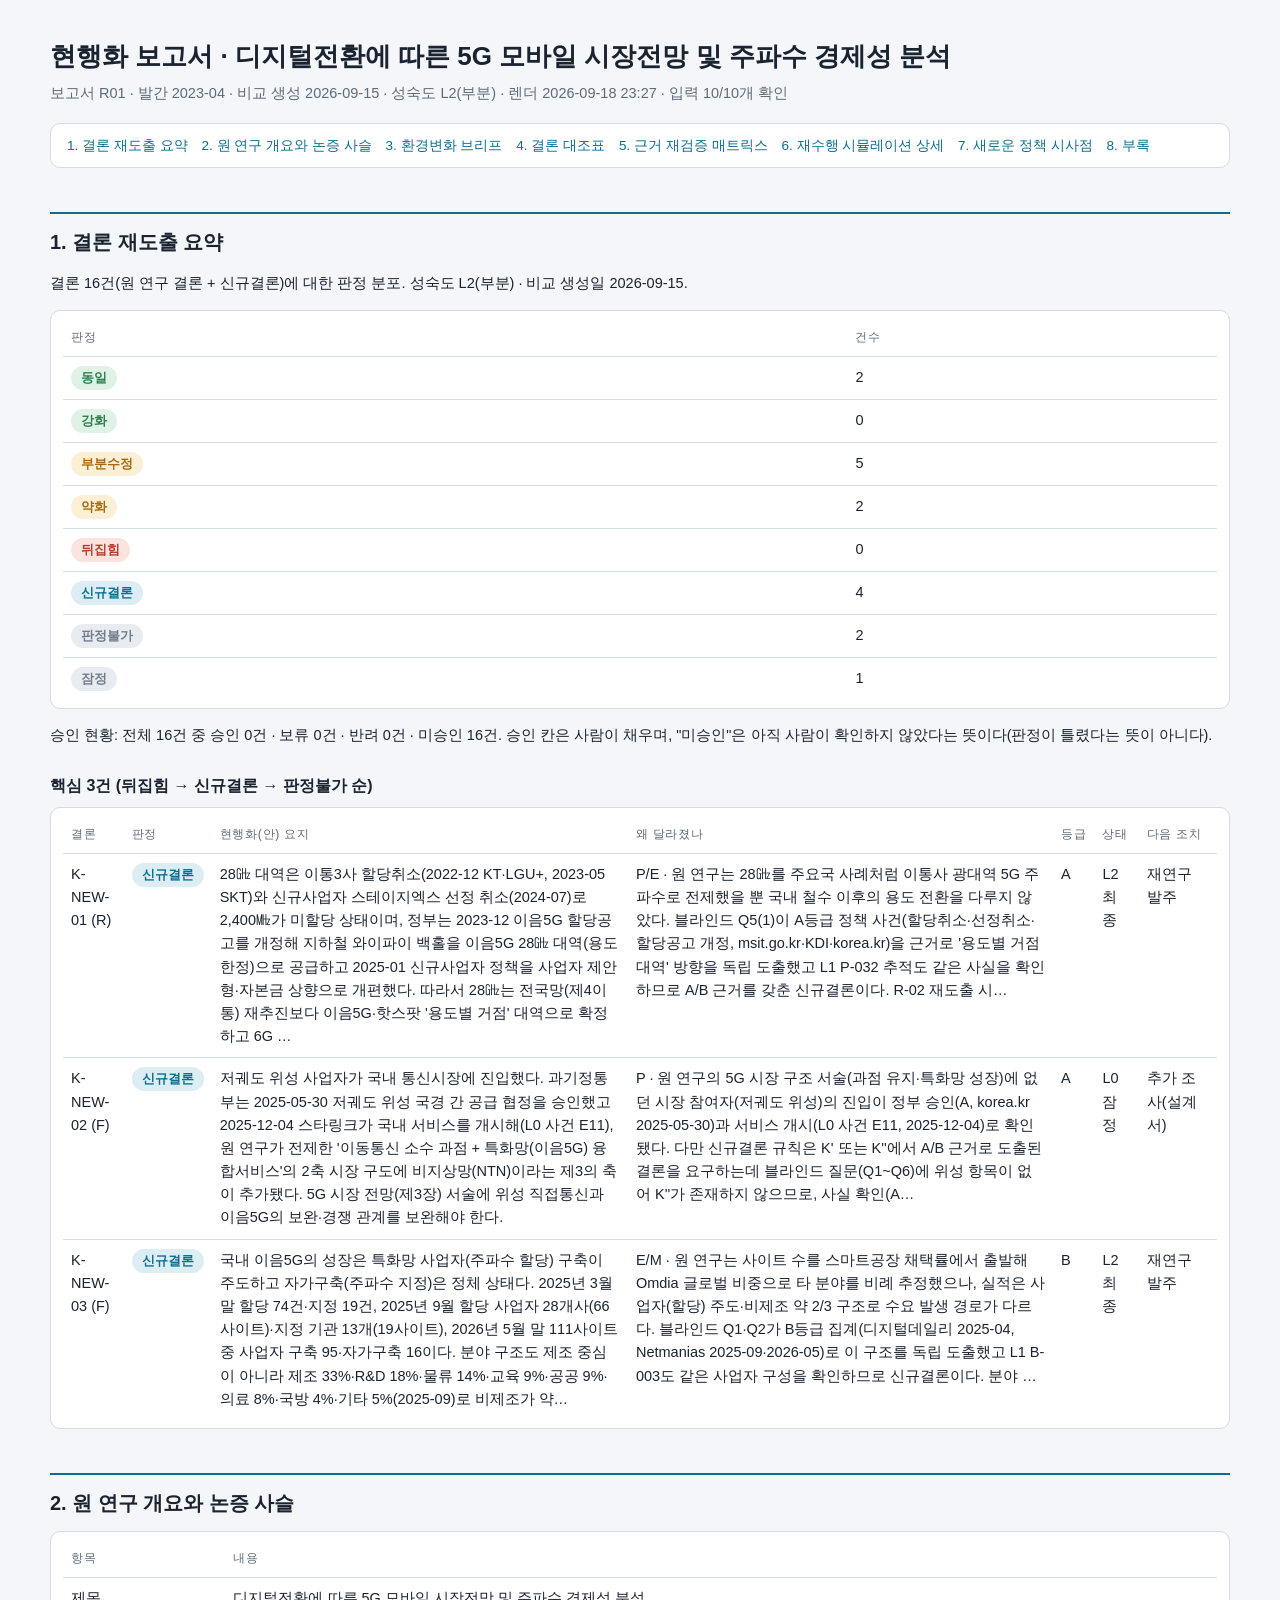
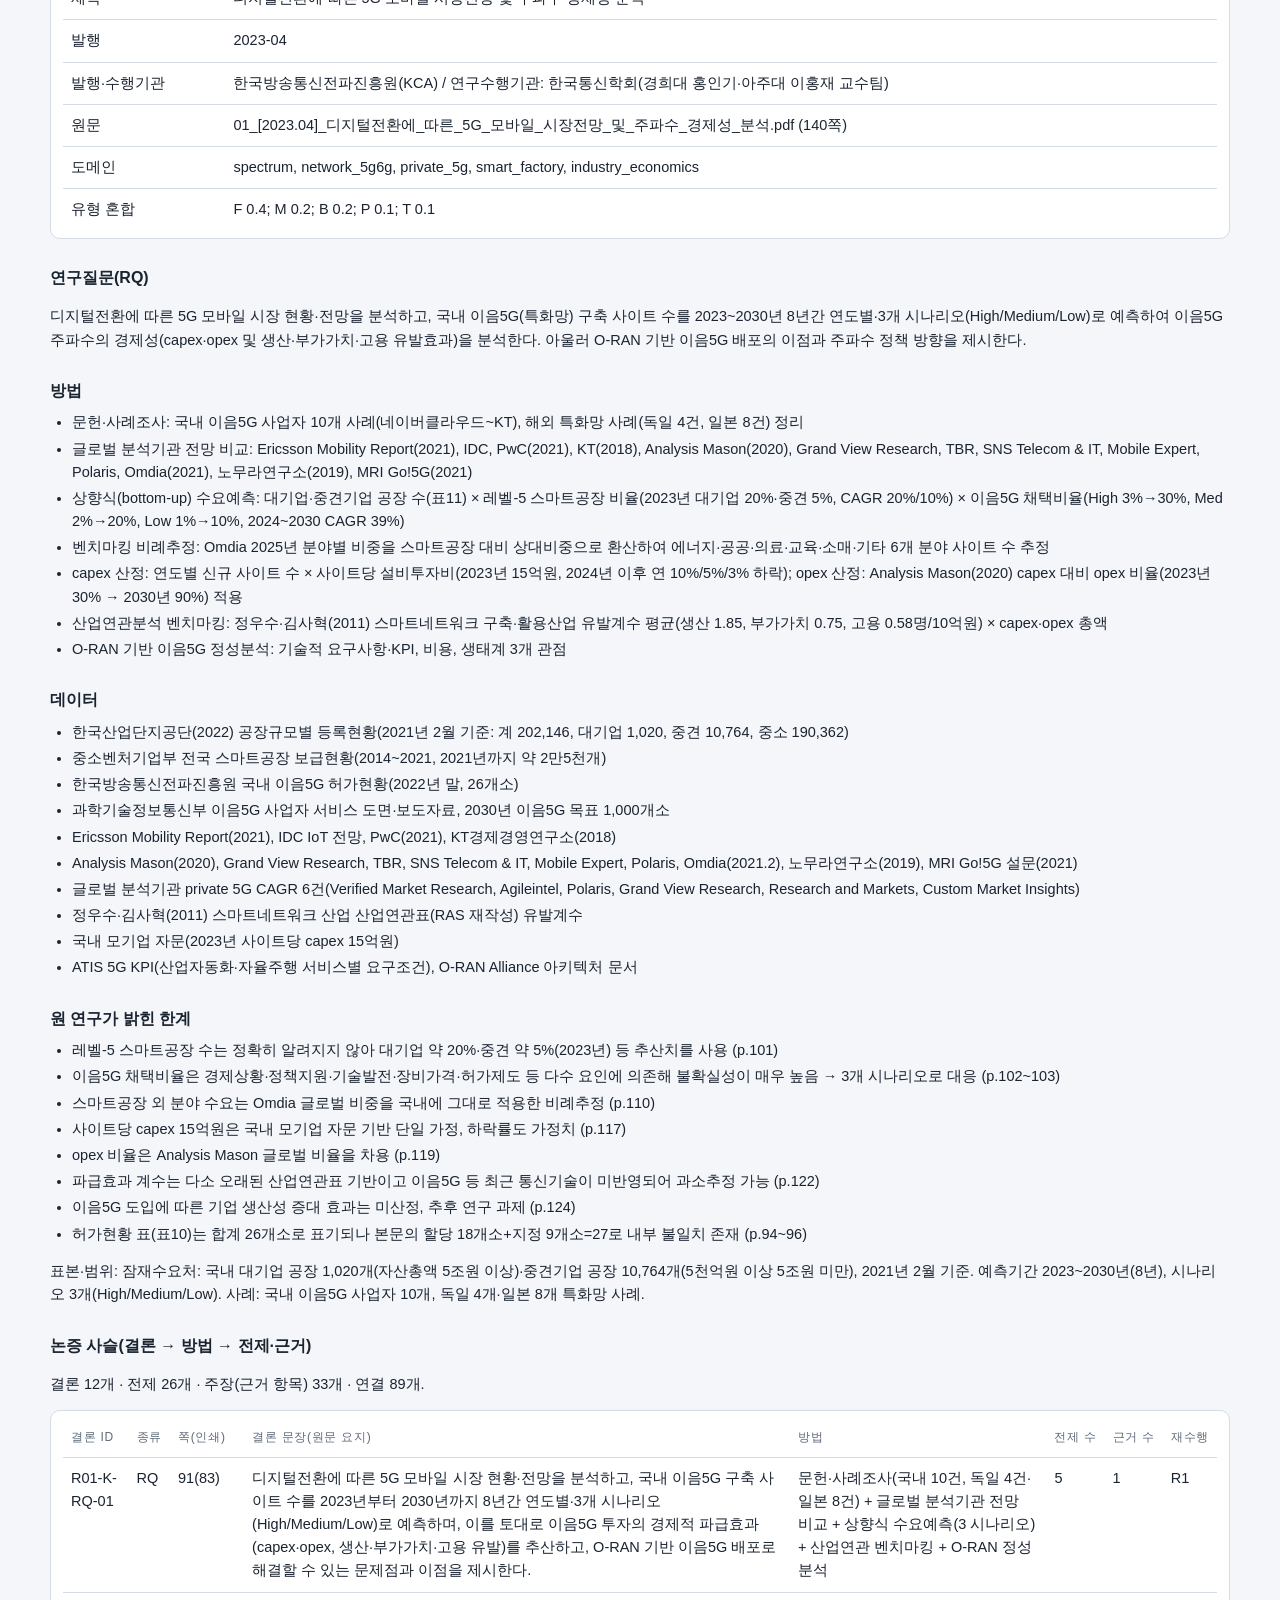
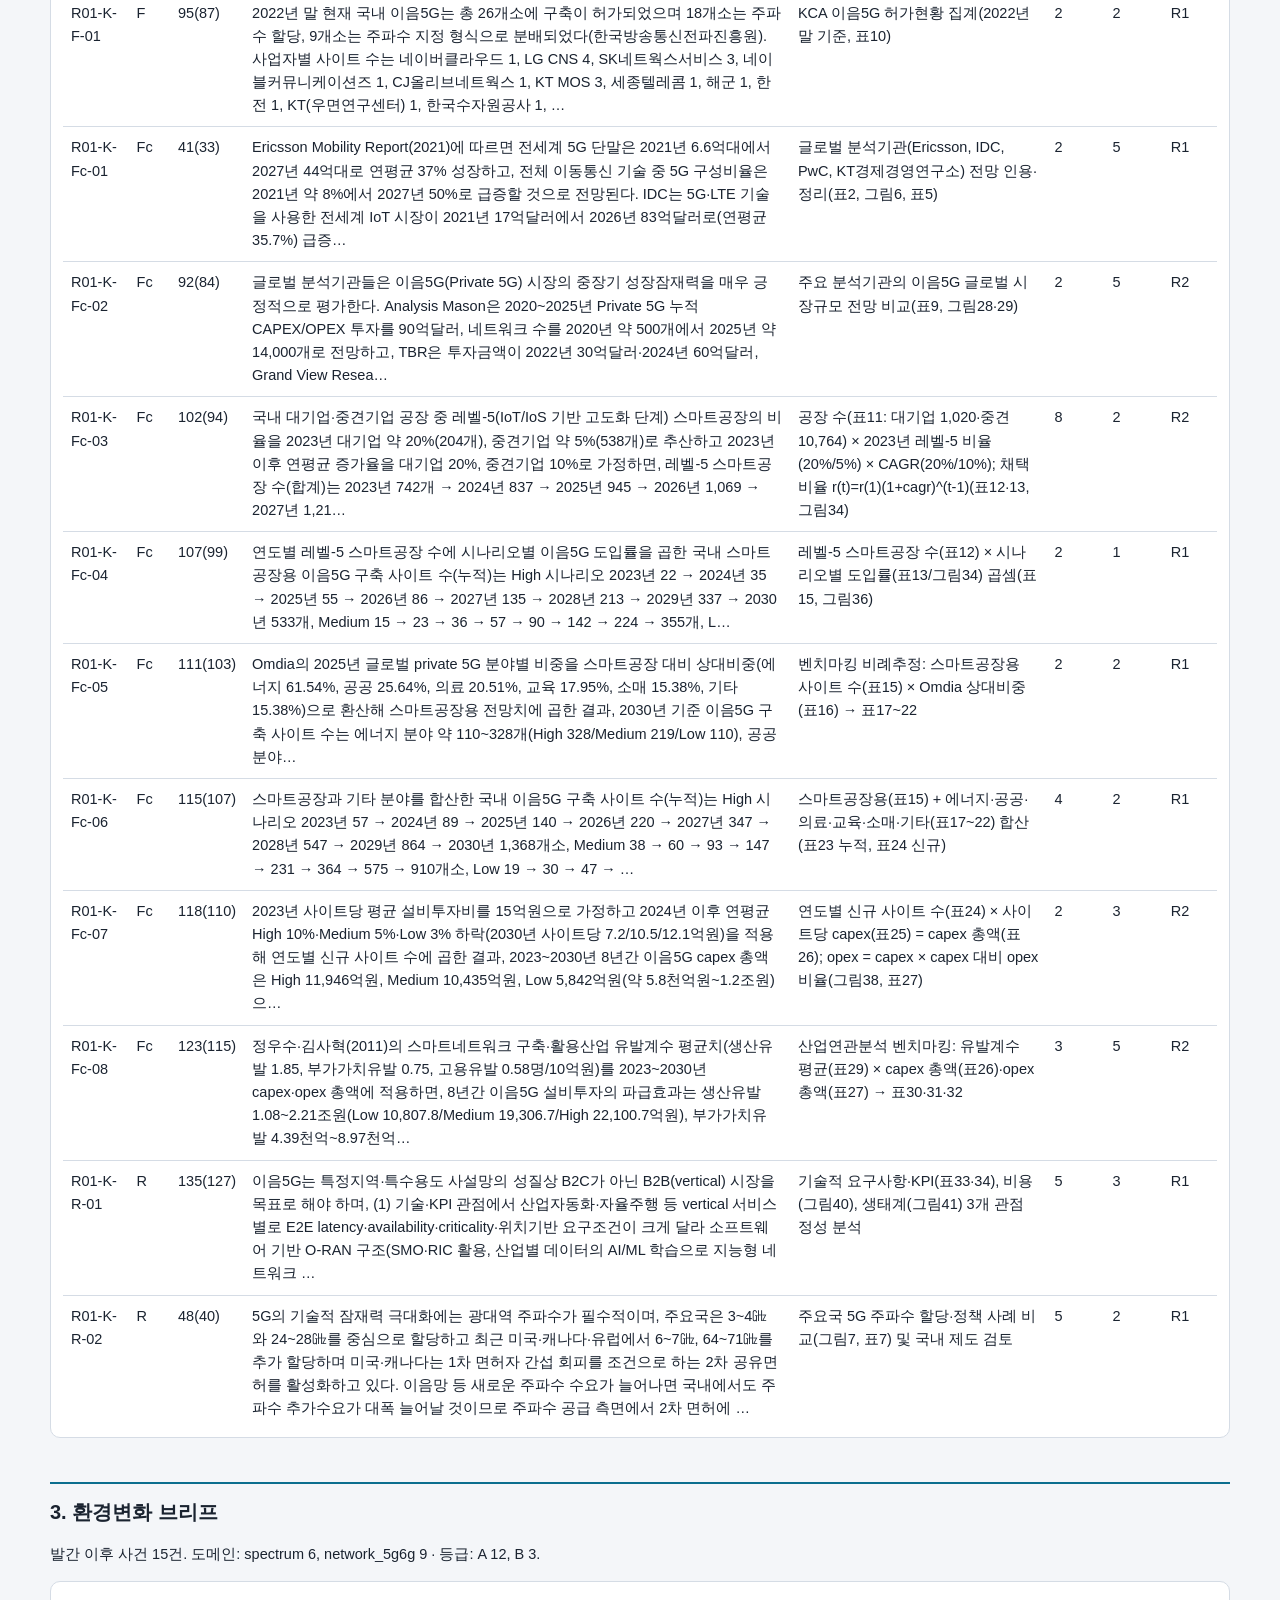
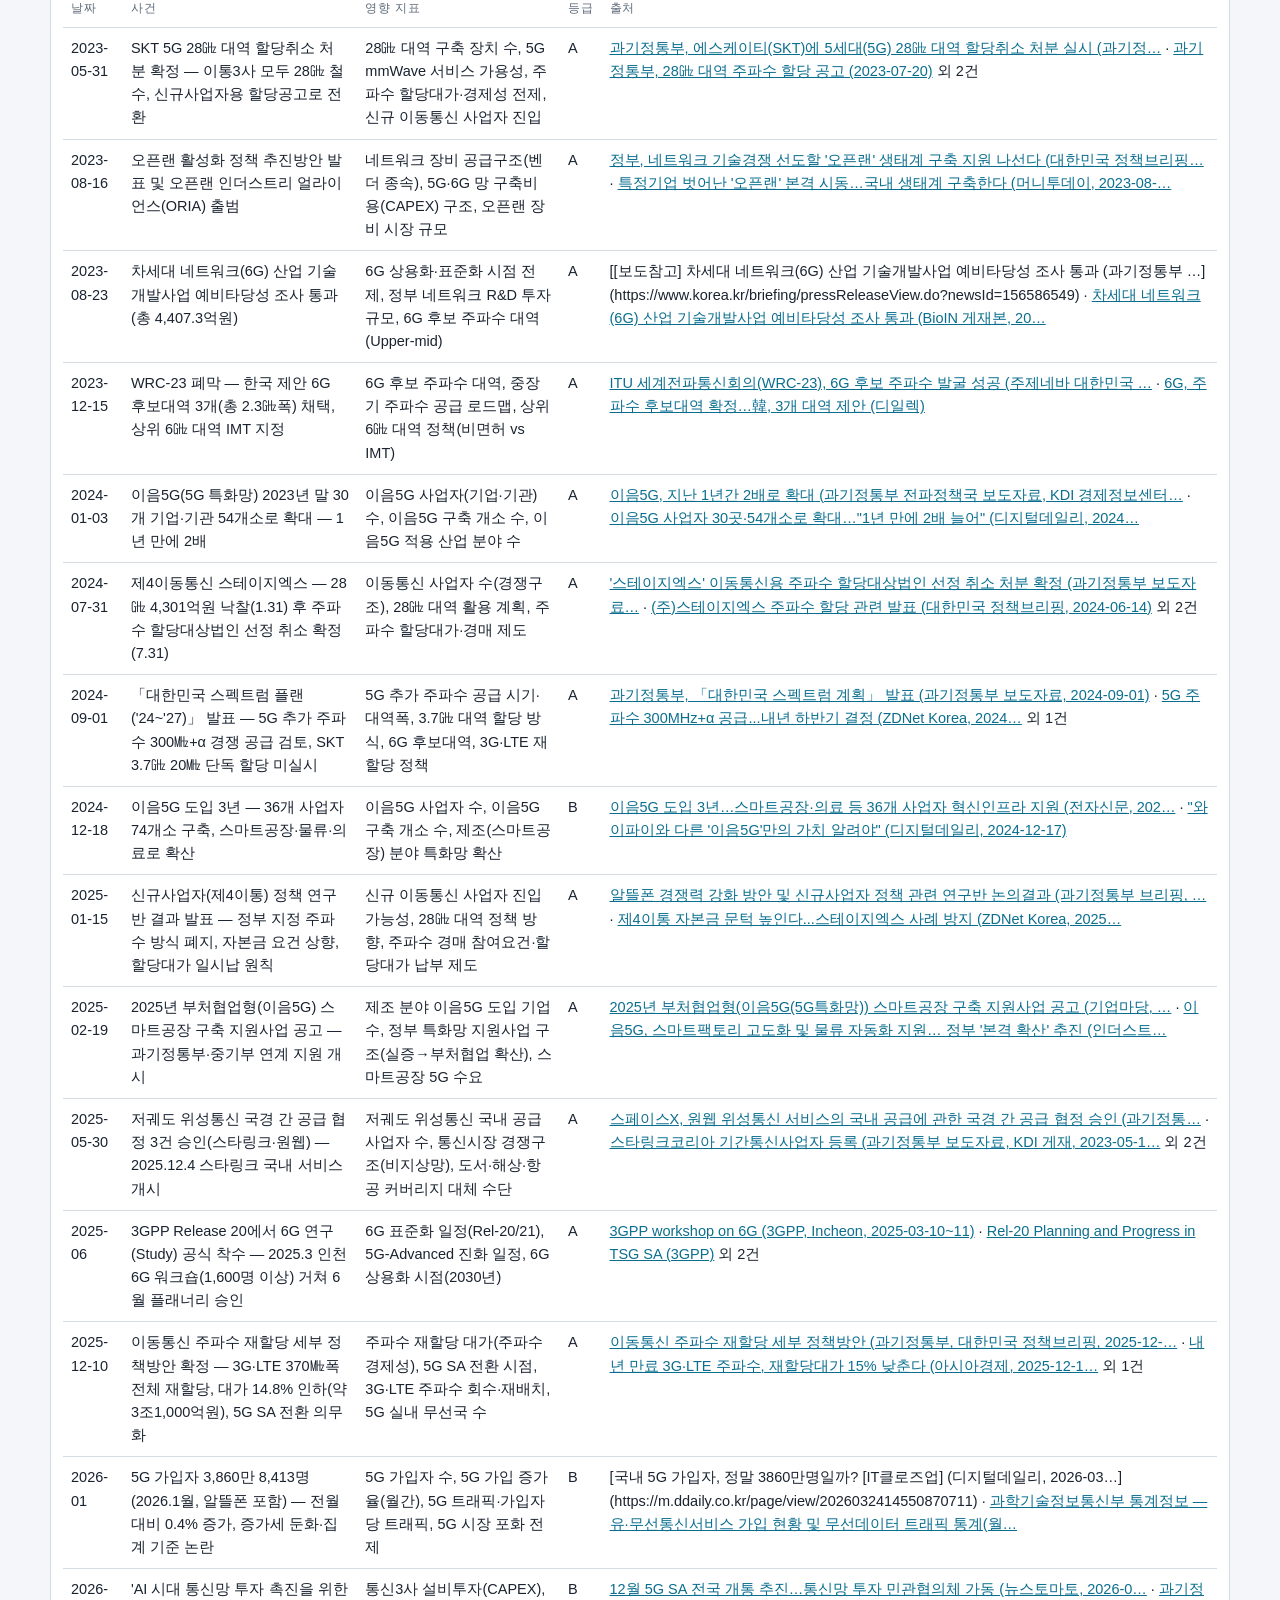
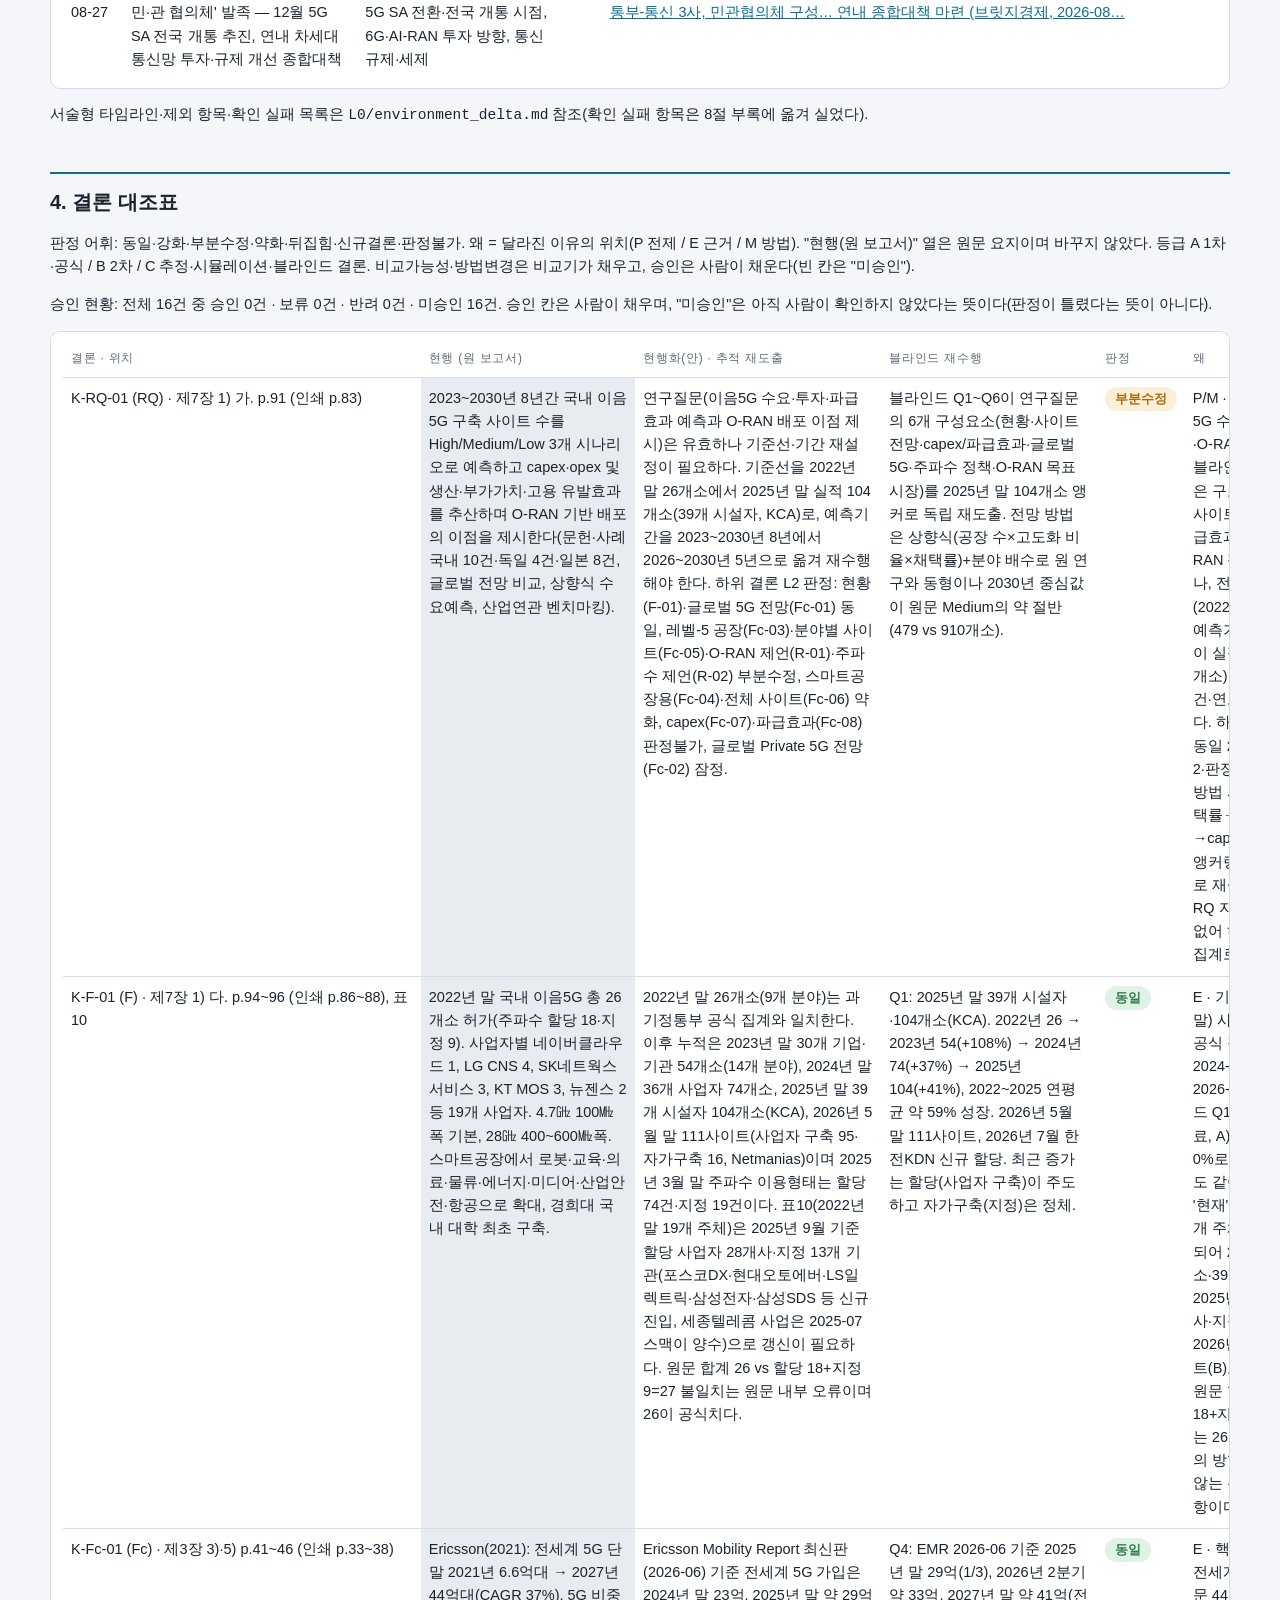
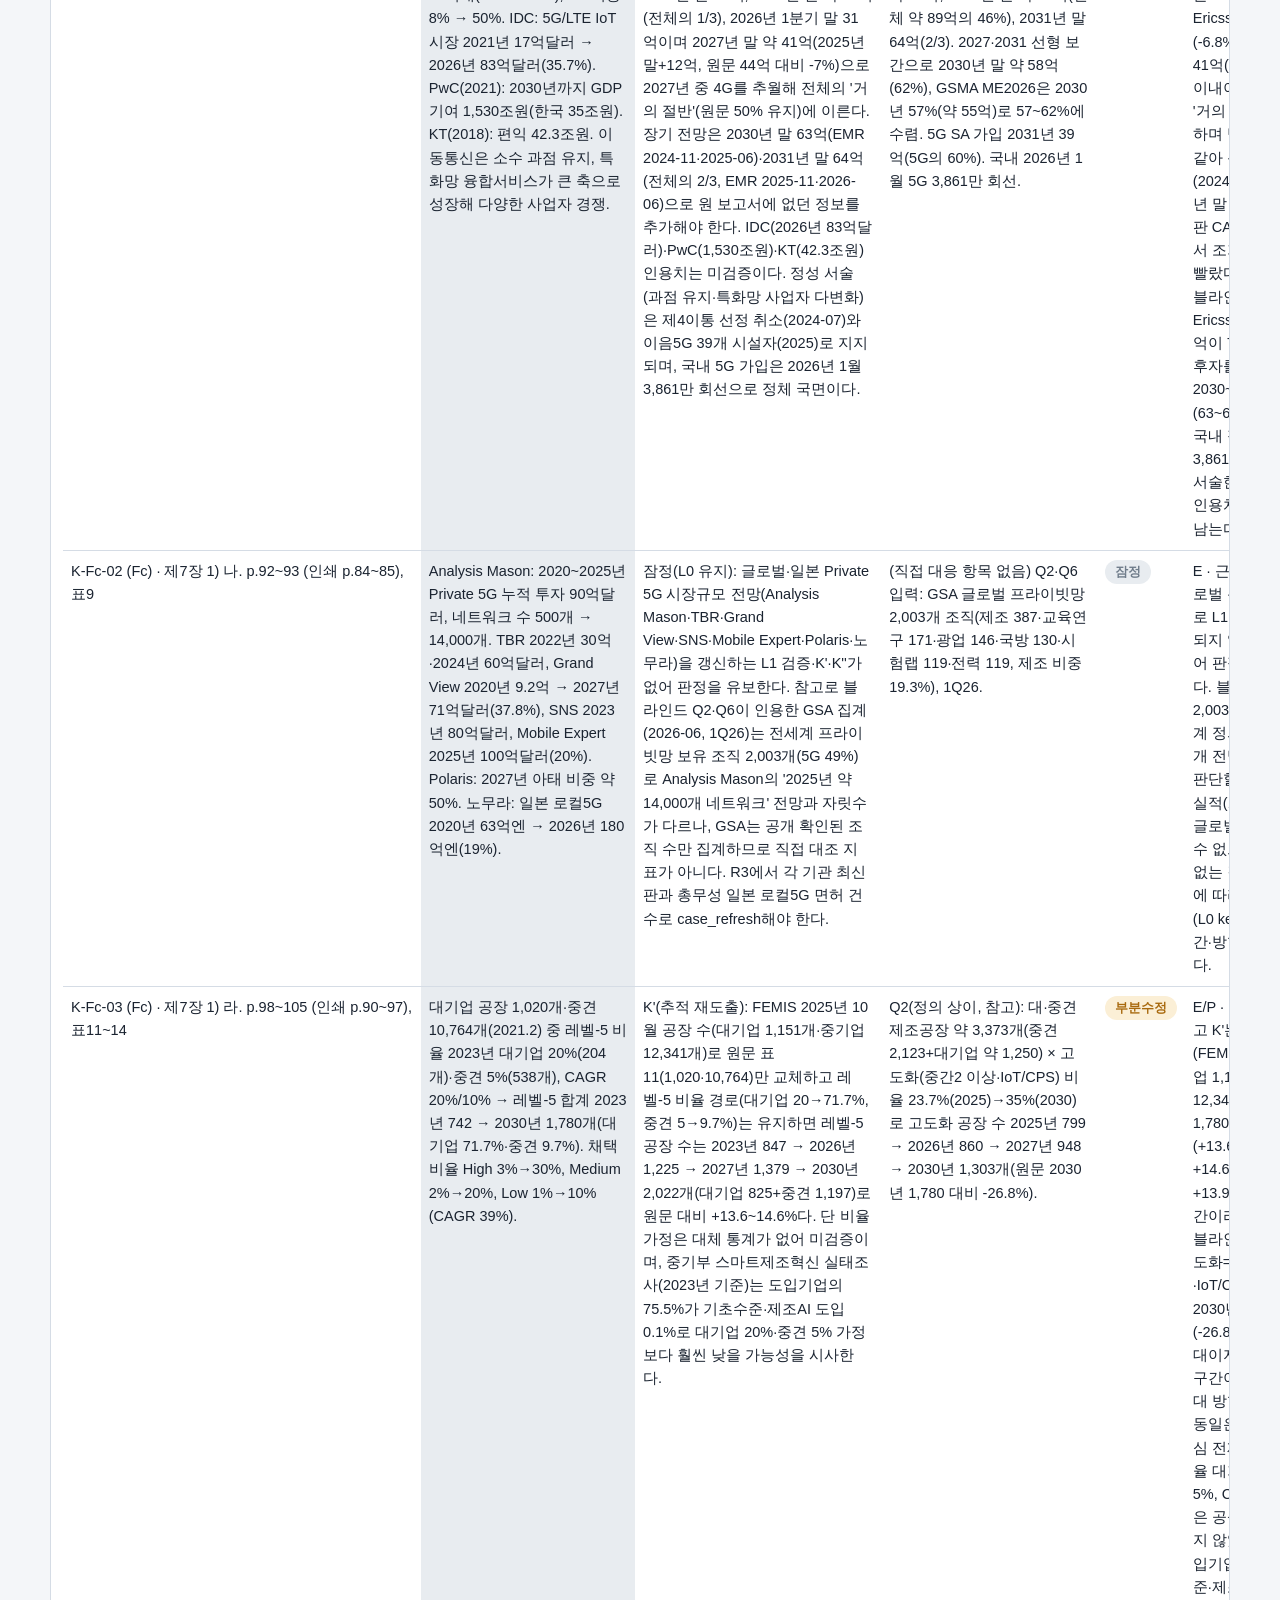
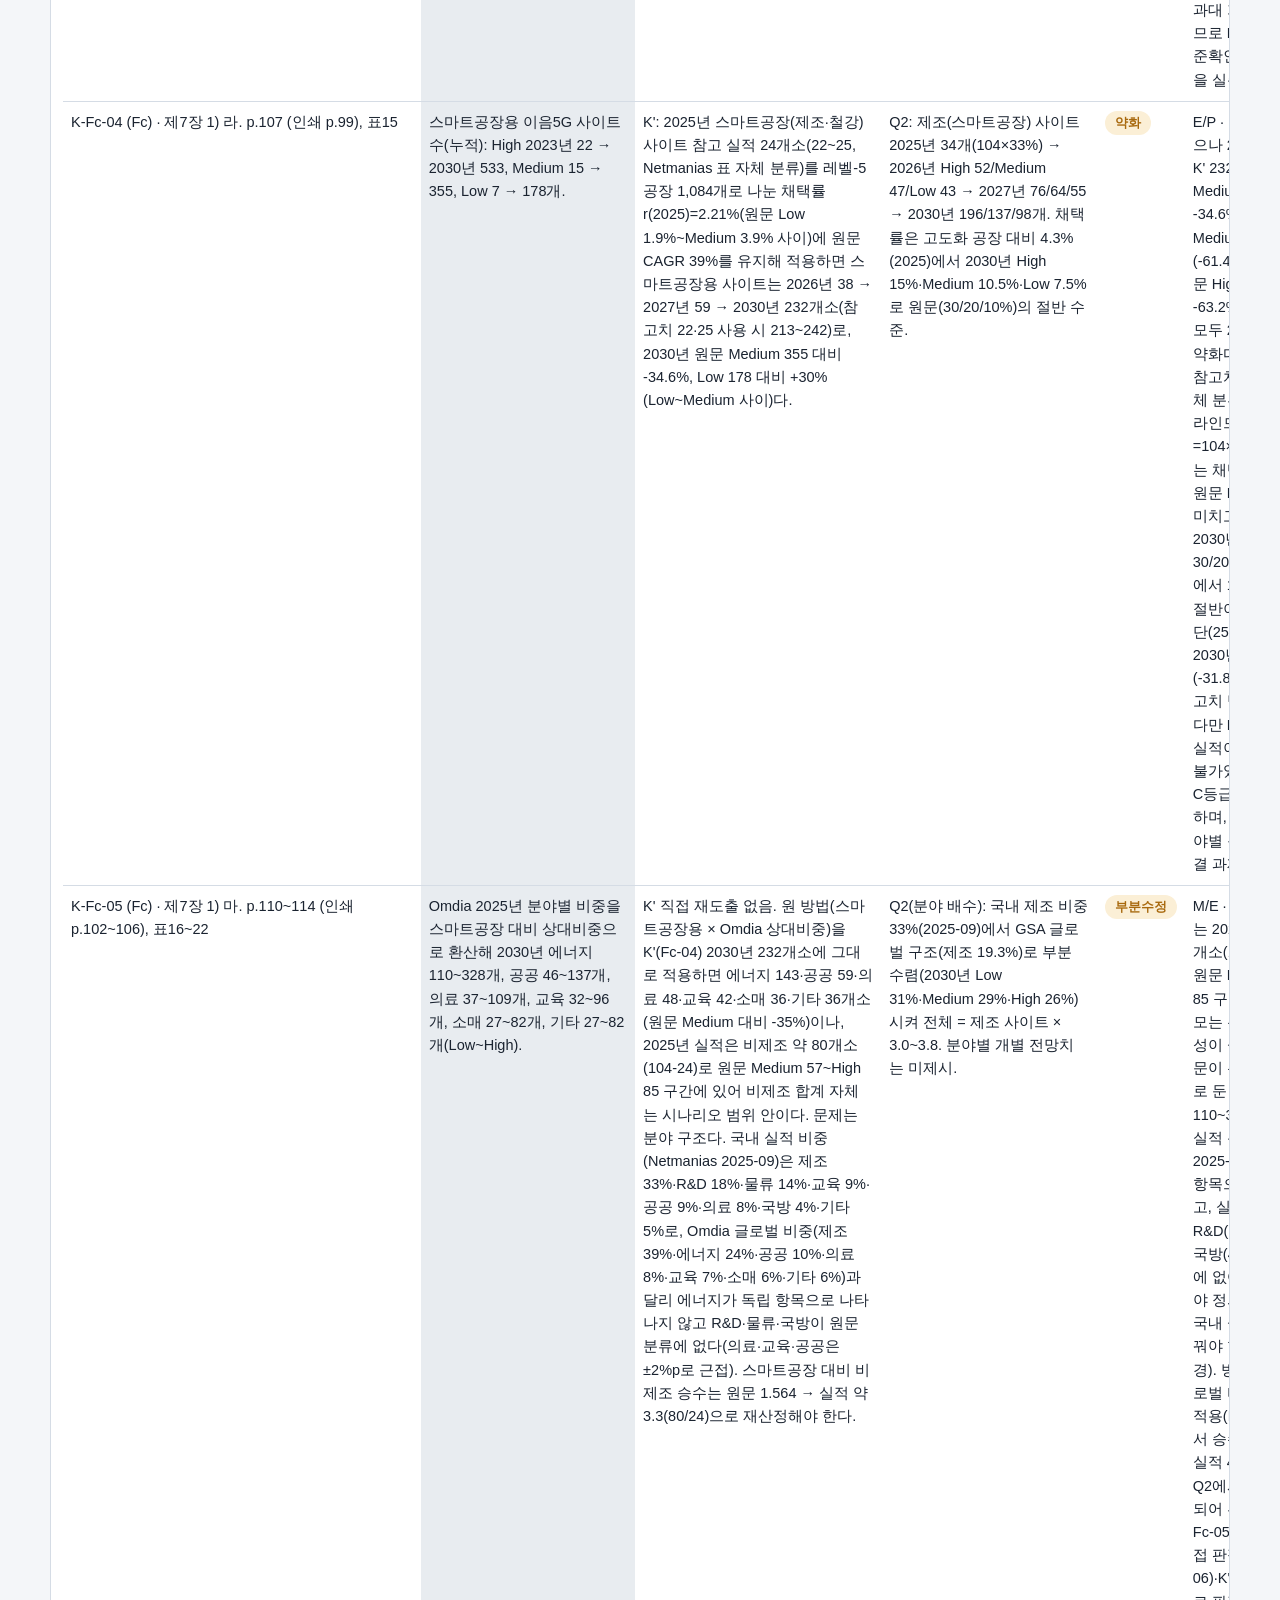
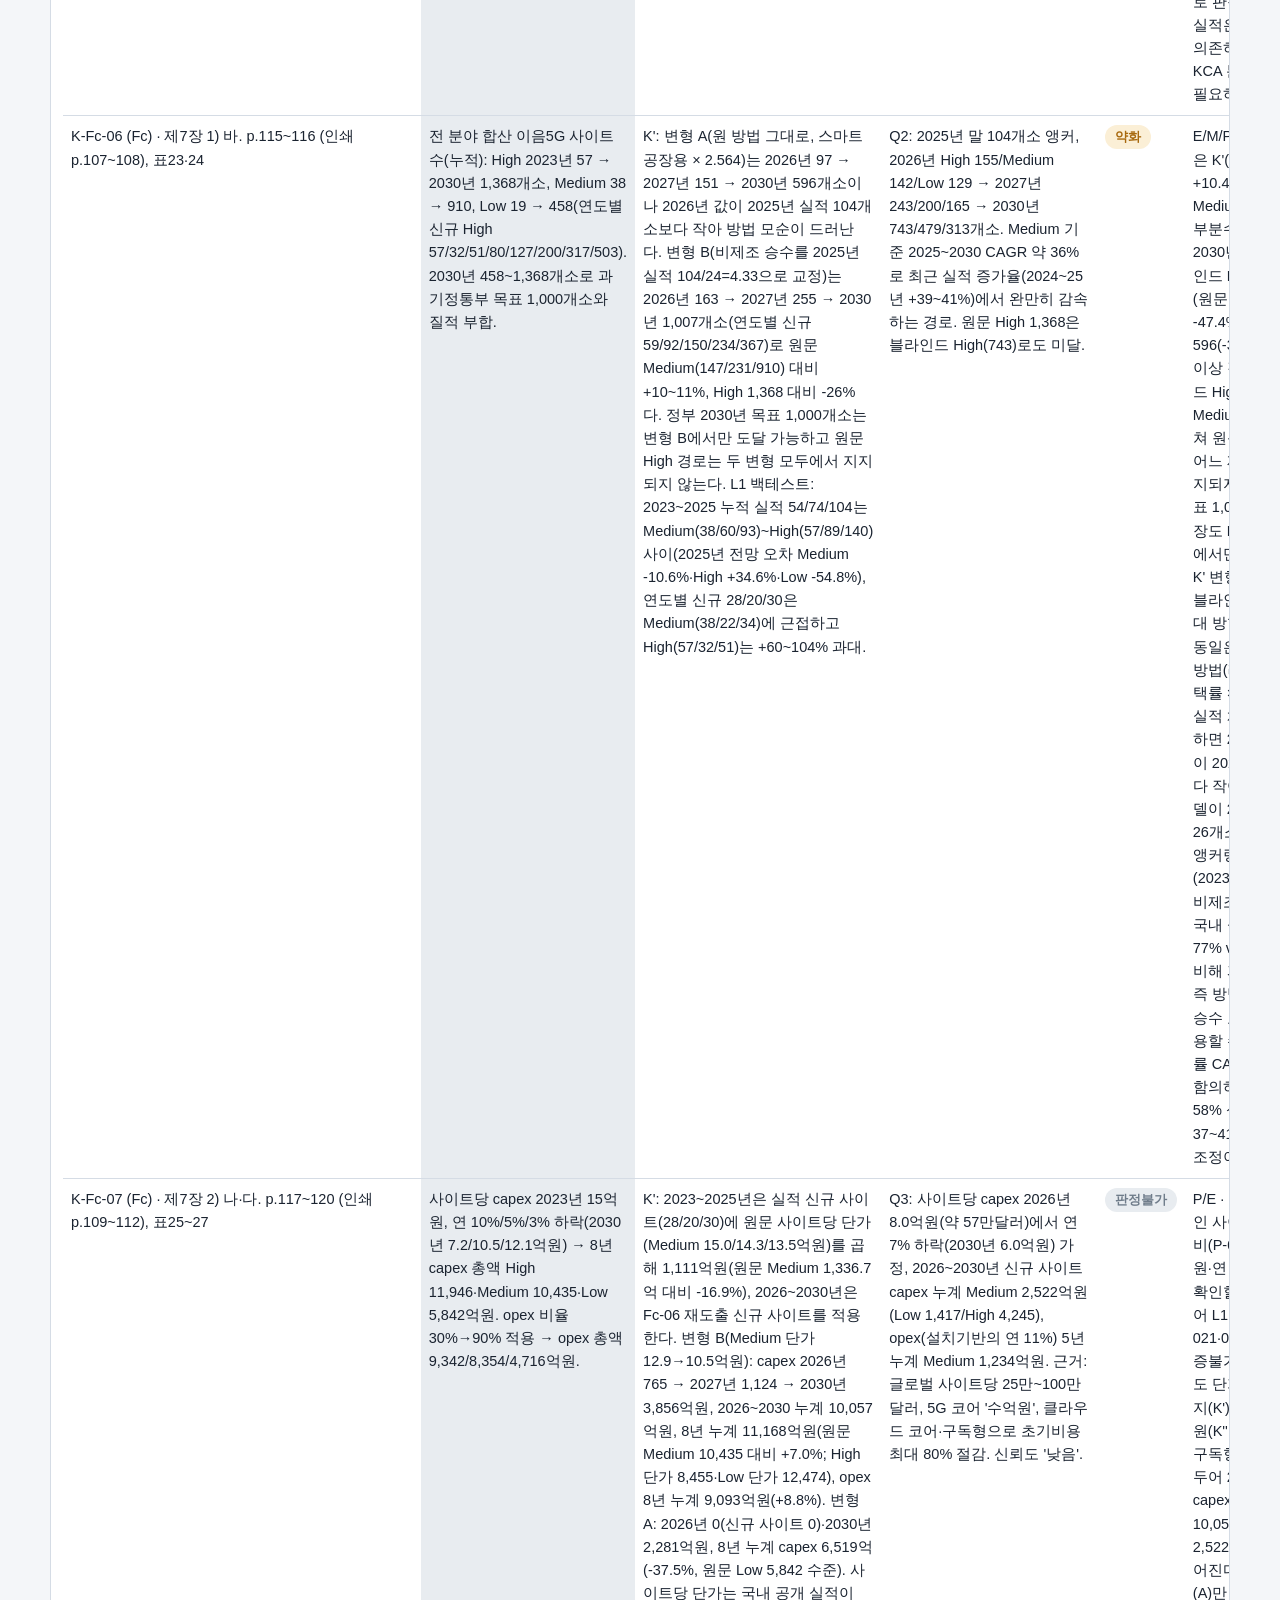
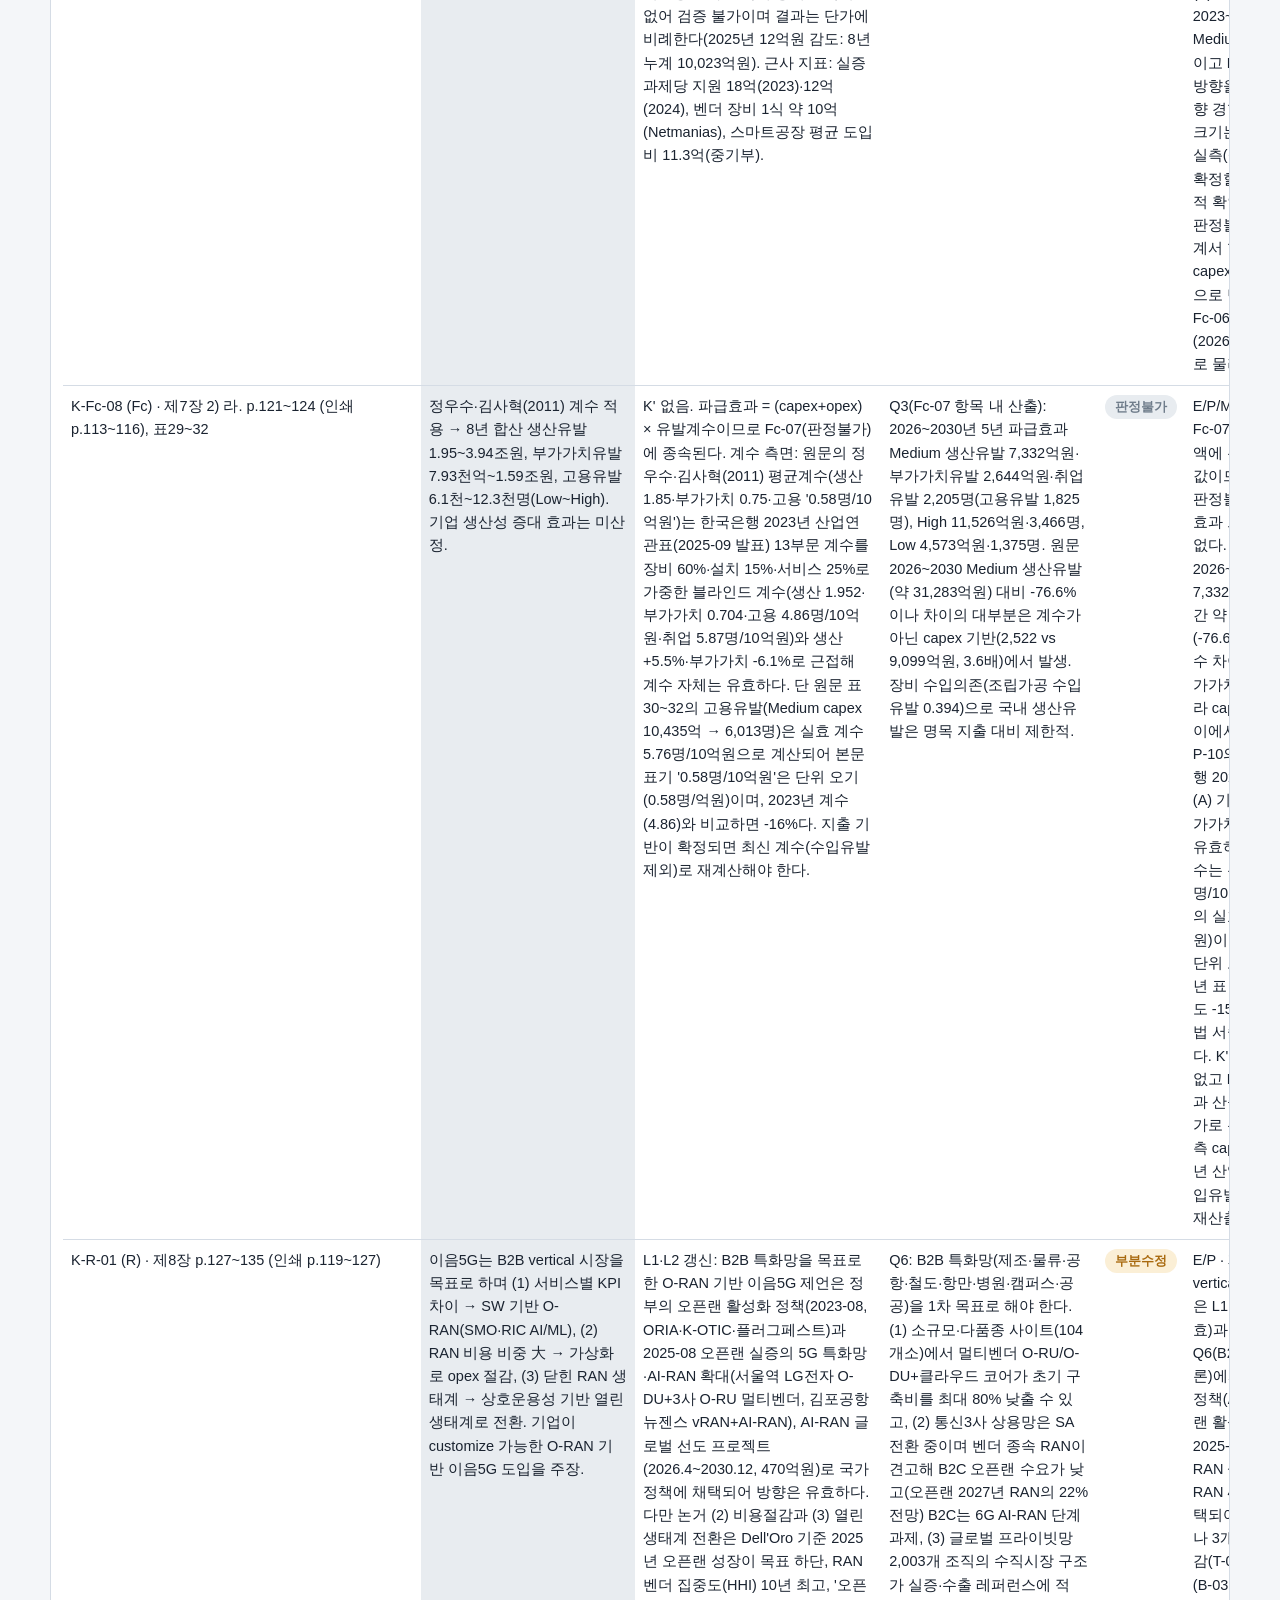
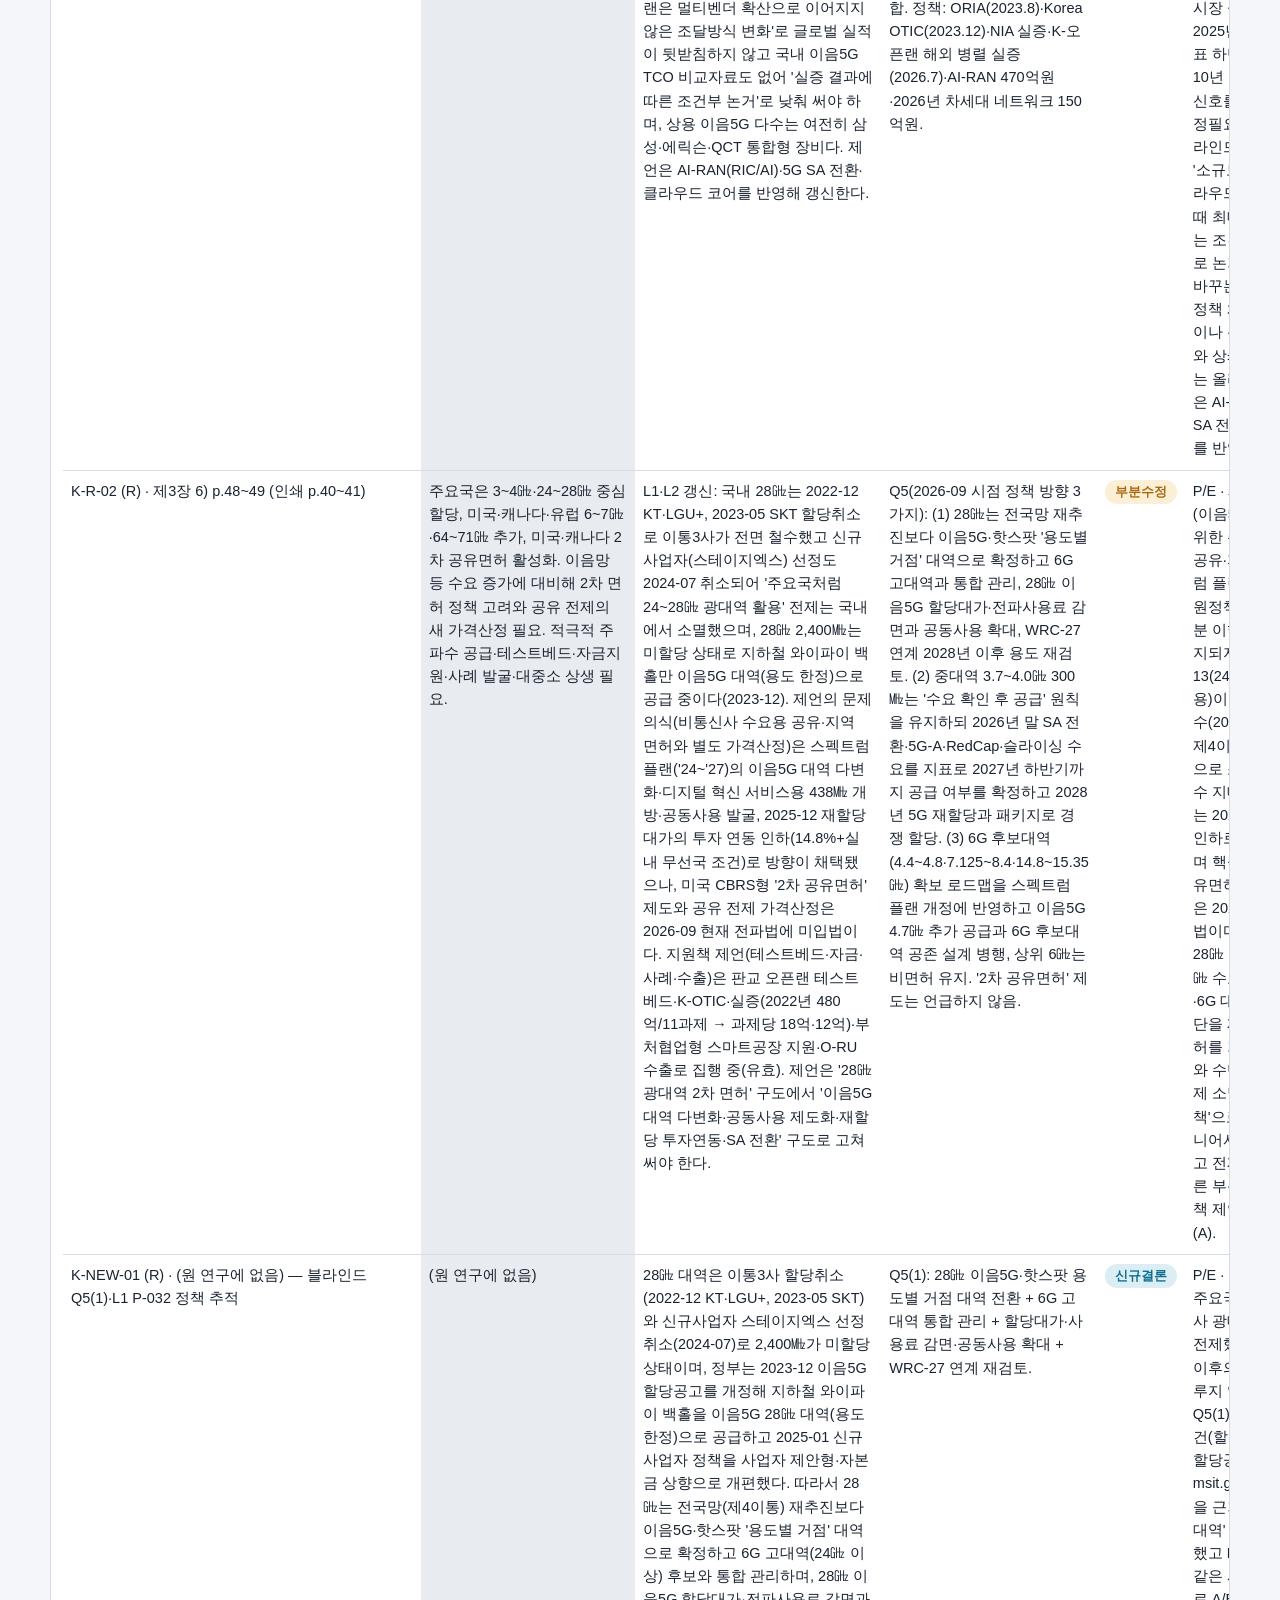
<file: reports/R01/07_report/report.html>
<!doctype html><html lang="ko"><head><meta charset="utf-8"><meta name="viewport" content="width=device-width,initial-scale=1"><title>현행화 보고서 · 디지털전환에 따른 5G 모바일 시장전망 및 주파수 경제성 분석</title><style>
:root{--bg:#F4F6F9;--surface:#fff;--ink:#1A2330;--muted:#5E6B7A;--line:#D5DCE5;--accent:#0B6E8F;--accent-soft:#DCEEF4;
--good:#2E7D4F;--good-soft:#DFF2E6;--warn:#A8690E;--warn-soft:#FBEFD6;--bad:#B93A2B;--bad-soft:#FBE3DF;--na:#6F7C8A;--na-soft:#E8ECF0}
@media (prefers-color-scheme:dark){:root:not([data-theme="light"]){--bg:#0E141B;--surface:#151D26;--ink:#E7EDF3;--muted:#9AA7B5;--line:#2A3542;
--accent:#4FB3D4;--accent-soft:#123A48;--good:#5FCB8A;--good-soft:#163425;--warn:#E2B14A;--warn-soft:#3A2E12;--bad:#F07A6A;--bad-soft:#3F1F1B;--na:#8E9BA8;--na-soft:#232C36}}
body{margin:0;background:var(--bg);color:var(--ink);font-family:"IBM Plex Sans KR","Noto Sans KR","Malgun Gothic",sans-serif;font-size:14.5px;line-height:1.6}
.wrap{max-width:1180px;margin:0 auto;padding:36px 20px 80px}
h1{font-size:26px;margin:0 0 4px}h2{font-size:20px;margin:44px 0 12px;padding-top:12px;border-top:2px solid var(--accent)}
h3{font-size:16px;margin:26px 0 8px}h4{font-size:14.5px;margin:18px 0 6px;color:var(--muted)}
.sub{color:var(--muted);margin:0 0 18px}
nav.toc{background:var(--surface);border:1px solid var(--line);border-radius:10px;padding:10px 16px;margin:16px 0 8px}
nav.toc a{color:var(--accent);text-decoration:none;margin-right:14px;font-size:13.5px;white-space:nowrap}
.pill{display:inline-block;padding:2px 10px;border-radius:999px;font-size:12.5px;font-weight:700;white-space:nowrap}
.p-good{background:var(--good-soft);color:var(--good)}.p-warn{background:var(--warn-soft);color:var(--warn)}.p-bad{background:var(--bad-soft);color:var(--bad)}
.p-na{background:var(--na-soft);color:var(--na)}.p-new{background:var(--accent-soft);color:var(--accent)}
.tw{overflow-x:auto;background:var(--surface);border:1px solid var(--line);border-radius:10px;padding:8px 12px;margin:8px 0 14px}
table{width:100%;border-collapse:collapse;min-width:720px}th,td{border-top:1px solid var(--line);padding:9px 8px;vertical-align:top;text-align:left}
th{font-size:12px;letter-spacing:.06em;color:var(--muted);font-weight:500;border-top:0;white-space:nowrap}
td.old{background:var(--na-soft)}a{color:var(--accent)}
.missing{background:var(--warn-soft);color:var(--warn);border-radius:8px;padding:10px 14px;font-weight:700}
.note{color:var(--muted);font-size:13px}ul{margin:6px 0 12px;padding-left:22px}li{margin:3px 0}
</style></head><body><div class="wrap"><h1>현행화 보고서 · 디지털전환에 따른 5G 모바일 시장전망 및 주파수 경제성 분석</h1><p class="sub">보고서 R01 · 발간 2023-04 · 비교 생성 2026-09-15 · 성숙도 L2(부분) · 렌더 2026-09-18 23:27 · 입력 10/10개 확인</p><nav class="toc"><a href="#sec1">1. 결론 재도출 요약</a><a href="#sec2">2. 원 연구 개요와 논증 사슬</a><a href="#sec3">3. 환경변화 브리프</a><a href="#sec4">4. 결론 대조표</a><a href="#sec5">5. 근거 재검증 매트릭스</a><a href="#sec6">6. 재수행 시뮬레이션 상세</a><a href="#sec7">7. 새로운 정책 시사점</a><a href="#sec8">8. 부록</a></nav><h2 id="sec1">1. 결론 재도출 요약</h2><p>결론 16건(원 연구 결론 + 신규결론)에 대한 판정 분포. 성숙도 L2(부분) · 비교 생성일 2026-09-15.</p><div class="tw"><table><thead><tr><th>판정</th><th>건수</th></tr></thead><tbody><tr><td><span class="pill p-good">동일</span></td><td>2</td></tr><tr><td><span class="pill p-good">강화</span></td><td>0</td></tr><tr><td><span class="pill p-warn">부분수정</span></td><td>5</td></tr><tr><td><span class="pill p-warn">약화</span></td><td>2</td></tr><tr><td><span class="pill p-bad">뒤집힘</span></td><td>0</td></tr><tr><td><span class="pill p-new">신규결론</span></td><td>4</td></tr><tr><td><span class="pill p-na">판정불가</span></td><td>2</td></tr><tr><td><span class="pill p-na">잠정</span></td><td>1</td></tr></tbody></table></div><p>승인 현황: 전체 16건 중 승인 0건 · 보류 0건 · 반려 0건 · 미승인 16건. 승인 칸은 사람이 채우며, &quot;미승인&quot;은 아직 사람이 확인하지 않았다는 뜻이다(판정이 틀렸다는 뜻이 아니다).</p><h3>핵심 3건 (뒤집힘 → 신규결론 → 판정불가 순)</h3><div class="tw"><table><thead><tr><th>결론</th><th>판정</th><th>현행화(안) 요지</th><th>왜 달라졌나</th><th>등급</th><th>상태</th><th>다음 조치</th></tr></thead><tbody><tr><td>K-NEW-01 (R)</td><td><span class="pill p-new">신규결론</span></td><td>28㎓ 대역은 이통3사 할당취소(2022-12 KT·LGU+, 2023-05 SKT)와 신규사업자 스테이지엑스 선정 취소(2024-07)로 2,400㎒가 미할당 상태이며, 정부는 2023-12 이음5G 할당공고를 개정해 지하철 와이파이 백홀을 이음5G 28㎓ 대역(용도 한정)으로 공급하고 2025-01 신규사업자 정책을 사업자 제안형·자본금 상향으로 개편했다. 따라서 28㎓는 전국망(제4이통) 재추진보다 이음5G·핫스팟 &#x27;용도별 거점&#x27; 대역으로 확정하고 6G …</td><td>P/E · 원 연구는 28㎓를 주요국 사례처럼 이통사 광대역 5G 주파수로 전제했을 뿐 국내 철수 이후의 용도 전환을 다루지 않았다. 블라인드 Q5(1)이 A등급 정책 사건(할당취소·선정취소·할당공고 개정, msit.go.kr·KDI·korea.kr)을 근거로 &#x27;용도별 거점 대역&#x27; 방향을 독립 도출했고 L1 P-032 추적도 같은 사실을 확인하므로 A/B 근거를 갖춘 신규결론이다. R-02 재도출 시…</td><td>A</td><td>L2 최종</td><td>재연구 발주</td></tr><tr><td>K-NEW-02 (F)</td><td><span class="pill p-new">신규결론</span></td><td>저궤도 위성 사업자가 국내 통신시장에 진입했다. 과기정통부는 2025-05-30 저궤도 위성 국경 간 공급 협정을 승인했고 2025-12-04 스타링크가 국내 서비스를 개시해(L0 사건 E11), 원 연구가 전제한 &#x27;이동통신 소수 과점 + 특화망(이음5G) 융합서비스&#x27;의 2축 시장 구도에 비지상망(NTN)이라는 제3의 축이 추가됐다. 5G 시장 전망(제3장) 서술에 위성 직접통신과 이음5G의 보완·경쟁 관계를 보완해야 한다.</td><td>P · 원 연구의 5G 시장 구조 서술(과점 유지·특화망 성장)에 없던 시장 참여자(저궤도 위성)의 진입이 정부 승인(A, korea.kr 2025-05-30)과 서비스 개시(L0 사건 E11, 2025-12-04)로 확인됐다. 다만 신규결론 규칙은 K&#x27; 또는 K&#x27;&#x27;에서 A/B 근거로 도출된 결론을 요구하는데 블라인드 질문(Q1~Q6)에 위성 항목이 없어 K&#x27;&#x27;가 존재하지 않으므로, 사실 확인(A…</td><td>A</td><td>L0 잠정</td><td>추가 조사(설계서)</td></tr><tr><td>K-NEW-03 (F)</td><td><span class="pill p-new">신규결론</span></td><td>국내 이음5G의 성장은 특화망 사업자(주파수 할당) 구축이 주도하고 자가구축(주파수 지정)은 정체 상태다. 2025년 3월 말 할당 74건·지정 19건, 2025년 9월 할당 사업자 28개사(66사이트)·지정 기관 13개(19사이트), 2026년 5월 말 111사이트 중 사업자 구축 95·자가구축 16이다. 분야 구조도 제조 중심이 아니라 제조 33%·R&amp;D 18%·물류 14%·교육 9%·공공 9%·의료 8%·국방 4%·기타 5%(2025-09)로 비제조가 약…</td><td>E/M · 원 연구는 사이트 수를 스마트공장 채택률에서 출발해 Omdia 글로벌 비중으로 타 분야를 비례 추정했으나, 실적은 사업자(할당) 주도·비제조 약 2/3 구조로 수요 발생 경로가 다르다. 블라인드 Q1·Q2가 B등급 집계(디지털데일리 2025-04, Netmanias 2025-09·2026-05)로 이 구조를 독립 도출했고 L1 B-003도 같은 사업자 구성을 확인하므로 신규결론이다. 분야 …</td><td>B</td><td>L2 최종</td><td>재연구 발주</td></tr></tbody></table></div><h2 id="sec2">2. 원 연구 개요와 논증 사슬</h2><div class="tw"><table><thead><tr><th>항목</th><th>내용</th></tr></thead><tbody><tr><td>제목</td><td>디지털전환에 따른 5G 모바일 시장전망 및 주파수 경제성 분석</td></tr><tr><td>발행</td><td>2023-04</td></tr><tr><td>발행·수행기관</td><td>한국방송통신전파진흥원(KCA) / 연구수행기관: 한국통신학회(경희대 홍인기·아주대 이홍재 교수팀)</td></tr><tr><td>원문</td><td>01_[2023.04]_디지털전환에_따른_5G_모바일_시장전망_및_주파수_경제성_분석.pdf (140쪽)</td></tr><tr><td>도메인</td><td>spectrum, network_5g6g, private_5g, smart_factory, industry_economics</td></tr><tr><td>유형 혼합</td><td>F 0.4; M 0.2; B 0.2; P 0.1; T 0.1</td></tr></tbody></table></div><h3>연구질문(RQ)</h3><p>디지털전환에 따른 5G 모바일 시장 현황·전망을 분석하고, 국내 이음5G(특화망) 구축 사이트 수를 2023~2030년 8년간 연도별·3개 시나리오(High/Medium/Low)로 예측하여 이음5G 주파수의 경제성(capex·opex 및 생산·부가가치·고용 유발효과)을 분석한다. 아울러 O-RAN 기반 이음5G 배포의 이점과 주파수 정책 방향을 제시한다.</p><h3>방법</h3><ul><li>문헌·사례조사: 국내 이음5G 사업자 10개 사례(네이버클라우드~KT), 해외 특화망 사례(독일 4건, 일본 8건) 정리</li><li>글로벌 분석기관 전망 비교: Ericsson Mobility Report(2021), IDC, PwC(2021), KT(2018), Analysis Mason(2020), Grand View Research, TBR, SNS Telecom &amp; IT, Mobile Expert, Polaris, Omdia(2021), 노무라연구소(2019), MRI Go!5G(2021)</li><li>상향식(bottom-up) 수요예측: 대기업·중견기업 공장 수(표11) × 레벨-5 스마트공장 비율(2023년 대기업 20%·중견 5%, CAGR 20%/10%) × 이음5G 채택비율(High 3%→30%, Med 2%→20%, Low 1%→10%, 2024~2030 CAGR 39%)</li><li>벤치마킹 비례추정: Omdia 2025년 분야별 비중을 스마트공장 대비 상대비중으로 환산하여 에너지·공공·의료·교육·소매·기타 6개 분야 사이트 수 추정</li><li>capex 산정: 연도별 신규 사이트 수 × 사이트당 설비투자비(2023년 15억원, 2024년 이후 연 10%/5%/3% 하락); opex 산정: Analysis Mason(2020) capex 대비 opex 비율(2023년 30% → 2030년 90%) 적용</li><li>산업연관분석 벤치마킹: 정우수·김사혁(2011) 스마트네트워크 구축·활용산업 유발계수 평균(생산 1.85, 부가가치 0.75, 고용 0.58명/10억원) × capex·opex 총액</li><li>O-RAN 기반 이음5G 정성분석: 기술적 요구사항·KPI, 비용, 생태계 3개 관점</li></ul><h3>데이터</h3><ul><li>한국산업단지공단(2022) 공장규모별 등록현황(2021년 2월 기준: 계 202,146, 대기업 1,020, 중견 10,764, 중소 190,362)</li><li>중소벤처기업부 전국 스마트공장 보급현황(2014~2021, 2021년까지 약 2만5천개)</li><li>한국방송통신전파진흥원 국내 이음5G 허가현황(2022년 말, 26개소)</li><li>과학기술정보통신부 이음5G 사업자 서비스 도면·보도자료, 2030년 이음5G 목표 1,000개소</li><li>Ericsson Mobility Report(2021), IDC IoT 전망, PwC(2021), KT경제경영연구소(2018)</li><li>Analysis Mason(2020), Grand View Research, TBR, SNS Telecom &amp; IT, Mobile Expert, Polaris, Omdia(2021.2), 노무라연구소(2019), MRI Go!5G 설문(2021)</li><li>글로벌 분석기관 private 5G CAGR 6건(Verified Market Research, Agileintel, Polaris, Grand View Research, Research and Markets, Custom Market Insights)</li><li>정우수·김사혁(2011) 스마트네트워크 산업 산업연관표(RAS 재작성) 유발계수</li><li>국내 모기업 자문(2023년 사이트당 capex 15억원)</li><li>ATIS 5G KPI(산업자동화·자율주행 서비스별 요구조건), O-RAN Alliance 아키텍처 문서</li></ul><h3>원 연구가 밝힌 한계</h3><ul><li>레벨-5 스마트공장 수는 정확히 알려지지 않아 대기업 약 20%·중견 약 5%(2023년) 등 추산치를 사용 (p.101)</li><li>이음5G 채택비율은 경제상황·정책지원·기술발전·장비가격·허가제도 등 다수 요인에 의존해 불확실성이 매우 높음 → 3개 시나리오로 대응 (p.102~103)</li><li>스마트공장 외 분야 수요는 Omdia 글로벌 비중을 국내에 그대로 적용한 비례추정 (p.110)</li><li>사이트당 capex 15억원은 국내 모기업 자문 기반 단일 가정, 하락률도 가정치 (p.117)</li><li>opex 비율은 Analysis Mason 글로벌 비율을 차용 (p.119)</li><li>파급효과 계수는 다소 오래된 산업연관표 기반이고 이음5G 등 최근 통신기술이 미반영되어 과소추정 가능 (p.122)</li><li>이음5G 도입에 따른 기업 생산성 증대 효과는 미산정, 추후 연구 과제 (p.124)</li><li>허가현황 표(표10)는 합계 26개소로 표기되나 본문의 할당 18개소+지정 9개소=27로 내부 불일치 존재 (p.94~96)</li></ul><p>표본·범위: 잠재수요처: 국내 대기업 공장 1,020개(자산총액 5조원 이상)·중견기업 공장 10,764개(5천억원 이상 5조원 미만), 2021년 2월 기준. 예측기간 2023~2030년(8년), 시나리오 3개(High/Medium/Low). 사례: 국내 이음5G 사업자 10개, 독일 4개·일본 8개 특화망 사례.</p><h3>논증 사슬(결론 → 방법 → 전제·근거)</h3><p>결론 12개 · 전제 26개 · 주장(근거 항목) 33개 · 연결 89개.</p><div class="tw"><table><thead><tr><th>결론 ID</th><th>종류</th><th>쪽(인쇄)</th><th>결론 문장(원문 요지)</th><th>방법</th><th>전제 수</th><th>근거 수</th><th>재수행</th></tr></thead><tbody><tr><td>R01-K-RQ-01</td><td>RQ</td><td>91(83)</td><td>디지털전환에 따른 5G 모바일 시장 현황·전망을 분석하고, 국내 이음5G 구축 사이트 수를 2023년부터 2030년까지 8년간 연도별·3개 시나리오(High/Medium/Low)로 예측하며, 이를 토대로 이음5G 투자의 경제적 파급효과(capex·opex, 생산·부가가치·고용 유발)를 추산하고, O-RAN 기반 이음5G 배포로 해결할 수 있는 문제점과 이점을 제시한다.</td><td>문헌·사례조사(국내 10건, 독일 4건·일본 8건) + 글로벌 분석기관 전망 비교 + 상향식 수요예측(3 시나리오) + 산업연관 벤치마킹 + O-RAN 정성분석</td><td>5</td><td>1</td><td>R1</td></tr><tr><td>R01-K-F-01</td><td>F</td><td>95(87)</td><td>2022년 말 현재 국내 이음5G는 총 26개소에 구축이 허가되었으며 18개소는 주파수 할당, 9개소는 주파수 지정 형식으로 분배되었다(한국방송통신전파진흥원). 사업자별 사이트 수는 네이버클라우드 1, LG CNS 4, SK네트웍스서비스 3, 네이블커뮤니케이션즈 1, CJ올리브네트웍스 1, KT MOS 3, 세종텔레콤 1, 해군 1, 한전 1, KT(우면연구센터) 1, 한국수자원공사 1, …</td><td>KCA 이음5G 허가현황 집계(2022년 말 기준, 표10)</td><td>2</td><td>2</td><td>R1</td></tr><tr><td>R01-K-Fc-01</td><td>Fc</td><td>41(33)</td><td>Ericsson Mobility Report(2021)에 따르면 전세계 5G 단말은 2021년 6.6억대에서 2027년 44억대로 연평균 37% 성장하고, 전체 이동통신 기술 중 5G 구성비율은 2021년 약 8%에서 2027년 50%로 급증할 것으로 전망된다. IDC는 5G·LTE 기술을 사용한 전세계 IoT 시장이 2021년 17억달러에서 2026년 83억달러로(연평균 35.7%) 급증…</td><td>글로벌 분석기관(Ericsson, IDC, PwC, KT경제경영연구소) 전망 인용·정리(표2, 그림6, 표5)</td><td>2</td><td>5</td><td>R1</td></tr><tr><td>R01-K-Fc-02</td><td>Fc</td><td>92(84)</td><td>글로벌 분석기관들은 이음5G(Private 5G) 시장의 중장기 성장잠재력을 매우 긍정적으로 평가한다. Analysis Mason은 2020~2025년 Private 5G 누적 CAPEX/OPEX 투자를 90억달러, 네트워크 수를 2020년 약 500개에서 2025년 약 14,000개로 전망하고, TBR은 투자금액이 2022년 30억달러·2024년 60억달러, Grand View Resea…</td><td>주요 분석기관의 이음5G 글로벌 시장규모 전망 비교(표9, 그림28·29)</td><td>2</td><td>5</td><td>R2</td></tr><tr><td>R01-K-Fc-03</td><td>Fc</td><td>102(94)</td><td>국내 대기업·중견기업 공장 중 레벨-5(IoT/IoS 기반 고도화 단계) 스마트공장의 비율을 2023년 대기업 약 20%(204개), 중견기업 약 5%(538개)로 추산하고 2023년 이후 연평균 증가율을 대기업 20%, 중견기업 10%로 가정하면, 레벨-5 스마트공장 수(합계)는 2023년 742개 → 2024년 837 → 2025년 945 → 2026년 1,069 → 2027년 1,21…</td><td>공장 수(표11: 대기업 1,020·중견 10,764) × 2023년 레벨-5 비율(20%/5%) × CAGR(20%/10%); 채택비율 r(t)=r(1)(1+cagr)^(t-1)(표12·13, 그림34)</td><td>8</td><td>2</td><td>R2</td></tr><tr><td>R01-K-Fc-04</td><td>Fc</td><td>107(99)</td><td>연도별 레벨-5 스마트공장 수에 시나리오별 이음5G 도입률을 곱한 국내 스마트공장용 이음5G 구축 사이트 수(누적)는 High 시나리오 2023년 22 → 2024년 35 → 2025년 55 → 2026년 86 → 2027년 135 → 2028년 213 → 2029년 337 → 2030년 533개, Medium 15 → 23 → 36 → 57 → 90 → 142 → 224 → 355개, L…</td><td>레벨-5 스마트공장 수(표12) × 시나리오별 도입률(표13/그림34) 곱셈(표15, 그림36)</td><td>2</td><td>1</td><td>R1</td></tr><tr><td>R01-K-Fc-05</td><td>Fc</td><td>111(103)</td><td>Omdia의 2025년 글로벌 private 5G 분야별 비중을 스마트공장 대비 상대비중(에너지 61.54%, 공공 25.64%, 의료 20.51%, 교육 17.95%, 소매 15.38%, 기타 15.38%)으로 환산해 스마트공장용 전망치에 곱한 결과, 2030년 기준 이음5G 구축 사이트 수는 에너지 분야 약 110~328개(High 328/Medium 219/Low 110), 공공 분야…</td><td>벤치마킹 비례추정: 스마트공장용 사이트 수(표15) × Omdia 상대비중(표16) → 표17~22</td><td>2</td><td>2</td><td>R1</td></tr><tr><td>R01-K-Fc-06</td><td>Fc</td><td>115(107)</td><td>스마트공장과 기타 분야를 합산한 국내 이음5G 구축 사이트 수(누적)는 High 시나리오 2023년 57 → 2024년 89 → 2025년 140 → 2026년 220 → 2027년 347 → 2028년 547 → 2029년 864 → 2030년 1,368개소, Medium 38 → 60 → 93 → 147 → 231 → 364 → 575 → 910개소, Low 19 → 30 → 47 → …</td><td>스마트공장용(표15) + 에너지·공공·의료·교육·소매·기타(표17~22) 합산(표23 누적, 표24 신규)</td><td>4</td><td>2</td><td>R1</td></tr><tr><td>R01-K-Fc-07</td><td>Fc</td><td>118(110)</td><td>2023년 사이트당 평균 설비투자비를 15억원으로 가정하고 2024년 이후 연평균 High 10%·Medium 5%·Low 3% 하락(2030년 사이트당 7.2/10.5/12.1억원)을 적용해 연도별 신규 사이트 수에 곱한 결과, 2023~2030년 8년간 이음5G capex 총액은 High 11,946억원, Medium 10,435억원, Low 5,842억원(약 5.8천억원~1.2조원)으…</td><td>연도별 신규 사이트 수(표24) × 사이트당 capex(표25) = capex 총액(표26); opex = capex × capex 대비 opex 비율(그림38, 표27)</td><td>2</td><td>3</td><td>R2</td></tr><tr><td>R01-K-Fc-08</td><td>Fc</td><td>123(115)</td><td>정우수·김사혁(2011)의 스마트네트워크 구축·활용산업 유발계수 평균치(생산유발 1.85, 부가가치유발 0.75, 고용유발 0.58명/10억원)를 2023~2030년 capex·opex 총액에 적용하면, 8년간 이음5G 설비투자의 파급효과는 생산유발 1.08~2.21조원(Low 10,807.8/Medium 19,306.7/High 22,100.7억원), 부가가치유발 4.39천억~8.97천억…</td><td>산업연관분석 벤치마킹: 유발계수 평균(표29) × capex 총액(표26)·opex 총액(표27) → 표30·31·32</td><td>3</td><td>5</td><td>R2</td></tr><tr><td>R01-K-R-01</td><td>R</td><td>135(127)</td><td>이음5G는 특정지역·특수용도 사설망의 성질상 B2C가 아닌 B2B(vertical) 시장을 목표로 해야 하며, (1) 기술·KPI 관점에서 산업자동화·자율주행 등 vertical 서비스별로 E2E latency·availability·criticality·위치기반 요구조건이 크게 달라 소프트웨어 기반 O-RAN 구조(SMO·RIC 활용, 산업별 데이터의 AI/ML 학습으로 지능형 네트워크 …</td><td>기술적 요구사항·KPI(표33·34), 비용(그림40), 생태계(그림41) 3개 관점 정성 분석</td><td>5</td><td>3</td><td>R1</td></tr><tr><td>R01-K-R-02</td><td>R</td><td>48(40)</td><td>5G의 기술적 잠재력 극대화에는 광대역 주파수가 필수적이며, 주요국은 3~4㎓와 24~28㎓를 중심으로 할당하고 최근 미국·캐나다·유럽에서 6~7㎓, 64~71㎓를 추가 할당하며 미국·캐나다는 1차 면허자 간섭 회피를 조건으로 하는 2차 공유면허를 활성화하고 있다. 이음망 등 새로운 주파수 수요가 늘어나면 국내에서도 주파수 추가수요가 대폭 늘어날 것이므로 주파수 공급 측면에서 2차 면허에 …</td><td>주요국 5G 주파수 할당·정책 사례 비교(그림7, 표7) 및 국내 제도 검토</td><td>5</td><td>2</td><td>R1</td></tr></tbody></table></div><h2 id="sec3">3. 환경변화 브리프</h2><p>발간 이후 사건 15건. 도메인: spectrum 6, network_5g6g 9 · 등급: A 12, B 3.</p><div class="tw"><table><thead><tr><th>날짜</th><th>사건</th><th>영향 지표</th><th>등급</th><th>출처</th></tr></thead><tbody><tr><td>2023-05-31</td><td>SKT 5G 28㎓ 대역 할당취소 처분 확정 — 이통3사 모두 28㎓ 철수, 신규사업자용 할당공고로 전환</td><td>28㎓ 대역 구축 장치 수, 5G mmWave 서비스 가용성, 주파수 할당대가·경제성 전제, 신규 이동통신 사업자 진입</td><td>A</td><td><a href="https://eiec.kdi.re.kr/policy/materialView.do?num=239224&amp;pp=20&amp;topic=P" target="_blank" rel="noopener">과기정통부, 에스케이티(SKT)에 5세대(5G) 28㎓ 대역 할당취소 처분 실시 (과기정…</a> · <a href="https://eiec.kdi.re.kr/policy/materialView.do?num=241010" target="_blank" rel="noopener">과기정통부, 28㎓ 대역 주파수 할당 공고 (2023-07-20)</a> 외 2건</td></tr><tr><td>2023-08-16</td><td>오픈랜 활성화 정책 추진방안 발표 및 오픈랜 인더스트리 얼라이언스(ORIA) 출범</td><td>네트워크 장비 공급구조(벤더 종속), 5G·6G 망 구축비용(CAPEX) 구조, 오픈랜 장비 시장 규모</td><td>A</td><td><a href="https://www.korea.kr/news/policyNewsView.do?newsId=148919026" target="_blank" rel="noopener">정부, 네트워크 기술경쟁 선도할 &#x27;오픈랜&#x27; 생태계 구축 지원 나선다 (대한민국 정책브리핑…</a> · <a href="https://news.mt.co.kr/mtview.php?no=2023081516100593609" target="_blank" rel="noopener">특정기업 벗어난 &#x27;오픈랜&#x27; 본격 시동…국내 생태계 구축한다 (머니투데이, 2023-08-…</a></td></tr><tr><td>2023-08-23</td><td>차세대 네트워크(6G) 산업 기술개발사업 예비타당성 조사 통과 (총 4,407.3억원)</td><td>6G 상용화·표준화 시점 전제, 정부 네트워크 R&amp;D 투자 규모, 6G 후보 주파수 대역(Upper-mid)</td><td>A</td><td>[[보도참고] 차세대 네트워크(6G) 산업 기술개발사업 예비타당성 조사 통과 (과기정통부 …](https://www.korea.kr/briefing/pressReleaseView.do?newsId=156586549) · <a href="https://www.bioin.or.kr/board/division/321440" target="_blank" rel="noopener">차세대 네트워크(6G) 산업 기술개발사업 예비타당성 조사 통과 (BioIN 게재본, 20…</a></td></tr><tr><td>2023-12-15</td><td>WRC-23 폐막 — 한국 제안 6G 후보대역 3개(총 2.3㎓폭) 채택, 상위 6㎓ 대역 IMT 지정</td><td>6G 후보 주파수 대역, 중장기 주파수 공급 로드맵, 상위 6㎓ 대역 정책(비면허 vs IMT)</td><td>A</td><td><a href="https://overseas.mofa.go.kr/ch-geneva-ko/brd/m_20592/view.do?seq=270" target="_blank" rel="noopener">ITU 세계전파통신회의(WRC-23), 6G 후보 주파수 발굴 성공 (주제네바 대한민국 …</a> · <a href="https://www.thelec.kr/news/articleView.html?idxno=24762" target="_blank" rel="noopener">6G, 주파수 후보대역 확정…韓, 3개 대역 제안 (디일렉)</a></td></tr><tr><td>2024-01-03</td><td>이음5G(5G 특화망) 2023년 말 30개 기업·기관 54개소로 확대 — 1년 만에 2배</td><td>이음5G 사업자(기업·기관) 수, 이음5G 구축 개소 수, 이음5G 적용 산업 분야 수</td><td>A</td><td><a href="https://eiec.kdi.re.kr/policy/materialView.do?num=246793&amp;pg=1&amp;pp=40" target="_blank" rel="noopener">이음5G, 지난 1년간 2배로 확대 (과기정통부 전파정책국 보도자료, KDI 경제정보센터…</a> · <a href="https://m.ddaily.co.kr/page/view/2024010316235677091" target="_blank" rel="noopener">이음5G 사업자 30곳·54개소로 확대…&quot;1년 만에 2배 늘어&quot; (디지털데일리, 2024…</a></td></tr><tr><td>2024-07-31</td><td>제4이동통신 스테이지엑스 — 28㎓ 4,301억원 낙찰(1.31) 후 주파수 할당대상법인 선정 취소 확정(7.31)</td><td>이동통신 사업자 수(경쟁구조), 28㎓ 대역 활용 계획, 주파수 할당대가·경매 제도</td><td>A</td><td><a href="https://www.msit.go.kr/bbs/view.do?sCode=user&amp;nttSeqNo=3184792&amp;pageIndex=&amp;searchTxt=&amp;searchOpt=ALL&amp;bbsSeqNo=94&amp;mId=113&amp;mPid=238" target="_blank" rel="noopener">&#x27;스테이지엑스&#x27; 이동통신용 주파수 할당대상법인 선정 취소 처분 확정 (과기정통부 보도자료…</a> · <a href="https://www.korea.kr/news/policyNewsView.do?newsId=156635782" target="_blank" rel="noopener">(주)스테이지엑스 주파수 할당 관련 발표 (대한민국 정책브리핑, 2024-06-14)</a> 외 2건</td></tr><tr><td>2024-09-01</td><td>「대한민국 스펙트럼 플랜(&#x27;24~&#x27;27)」 발표 — 5G 추가 주파수 300㎒+α 경쟁 공급 검토, SKT 3.7㎓ 20㎒ 단독 할당 미실시</td><td>5G 추가 주파수 공급 시기·대역폭, 3.7㎓ 대역 할당 방식, 6G 후보대역, 3G·LTE 재할당 정책</td><td>A</td><td><a href="https://www.korea.kr/briefing/pressReleaseView.do?newsId=156648320" target="_blank" rel="noopener">과기정통부, 「대한민국 스펙트럼 계획」 발표 (과기정통부 보도자료, 2024-09-01)</a> · <a href="https://zdnet.co.kr/view/?no=20240901144214" target="_blank" rel="noopener">5G 주파수 300MHz+α 공급...내년 하반기 결정 (ZDNet Korea, 2024…</a> 외 1건</td></tr><tr><td>2024-12-18</td><td>이음5G 도입 3년 — 36개 사업자 74개소 구축, 스마트공장·물류·의료로 확산</td><td>이음5G 사업자 수, 이음5G 구축 개소 수, 제조(스마트공장) 분야 특화망 확산</td><td>B</td><td><a href="https://www.etnews.com/20241218000116" target="_blank" rel="noopener">이음5G 도입 3년…스마트공장·의료 등 36개 사업자 혁신인프라 지원 (전자신문, 202…</a> · <a href="https://m.ddaily.co.kr/page/view/2024121717461528597" target="_blank" rel="noopener">&quot;와이파이와 다른 &#x27;이음5G&#x27;만의 가치 알려야&quot; (디지털데일리, 2024-12-17)</a></td></tr><tr><td>2025-01-15</td><td>신규사업자(제4이통) 정책 연구반 결과 발표 — 정부 지정 주파수 방식 폐지, 자본금 요건 상향, 할당대가 일시납 원칙</td><td>신규 이동통신 사업자 진입 가능성, 28㎓ 대역 정책 방향, 주파수 경매 참여요건·할당대가 납부 제도</td><td>A</td><td><a href="https://m.korea.kr/briefing/policyBriefingView.do?newsId=156670427" target="_blank" rel="noopener">알뜰폰 경쟁력 강화 방안 및 신규사업자 정책 관련 연구반 논의결과 (과기정통부 브리핑, …</a> · <a href="https://zdnet.co.kr/view/?no=20250115114009" target="_blank" rel="noopener">제4이통 자본금 문턱 높인다...스테이지엑스 사례 방지 (ZDNet Korea, 2025…</a></td></tr><tr><td>2025-02-19</td><td>2025년 부처협업형(이음5G) 스마트공장 구축 지원사업 공고 — 과기정통부·중기부 연계 지원 개시</td><td>제조 분야 이음5G 도입 기업 수, 정부 특화망 지원사업 구조(실증→부처협업 확산), 스마트공장 5G 수요</td><td>A</td><td><a href="https://www.bizinfo.go.kr/sii/siia/selectSIIA200Detail.do?pblancId=PBLN_000000000104960" target="_blank" rel="noopener">2025년 부처협업형(이음5G(5G특화망)) 스마트공장 구축 지원사업 공고 (기업마당, …</a> · <a href="https://www.industrynews.co.kr/news/articleView.html?idxno=49546" target="_blank" rel="noopener">이음5G, 스마트팩토리 고도화 및 물류 자동화 지원… 정부 &#x27;본격 확산&#x27; 추진 (인더스트…</a></td></tr><tr><td>2025-05-30</td><td>저궤도 위성통신 국경 간 공급 협정 3건 승인(스타링크·원웹) — 2025.12.4 스타링크 국내 서비스 개시</td><td>저궤도 위성통신 국내 공급 사업자 수, 통신시장 경쟁구조(비지상망), 도서·해상·항공 커버리지 대체 수단</td><td>A</td><td><a href="https://www.korea.kr/briefing/pressReleaseView.do?newsId=156691769" target="_blank" rel="noopener">스페이스X, 원웹 위성통신 서비스의 국내 공급에 관한 국경 간 공급 협정 승인 (과기정통…</a> · <a href="https://eiec.kdi.re.kr/policy/materialView.do?num=238585&amp;pg=&amp;pp=20&amp;topic=L" target="_blank" rel="noopener">스타링크코리아 기간통신사업자 등록 (과기정통부 보도자료, KDI 게재, 2023-05-1…</a> 외 2건</td></tr><tr><td>2025-06</td><td>3GPP Release 20에서 6G 연구(Study) 공식 착수 — 2025.3 인천 6G 워크숍(1,600명 이상) 거쳐 6월 플래너리 승인</td><td>6G 표준화 일정(Rel-20/21), 5G-Advanced 진화 일정, 6G 상용화 시점(2030년)</td><td>A</td><td><a href="https://www.3gpp.org/component/content/article/6gworkshop-2025?catid=67&amp;Itemid=101" target="_blank" rel="noopener">3GPP workshop on 6G (3GPP, Incheon, 2025-03-10~11)</a> · <a href="https://www.3gpp.org/news-events/3gpp-news/sa-rel20" target="_blank" rel="noopener">Rel-20 Planning and Progress in TSG SA (3GPP)</a> 외 2건</td></tr><tr><td>2025-12-10</td><td>이동통신 주파수 재할당 세부 정책방안 확정 — 3G·LTE 370㎒폭 전체 재할당, 대가 14.8% 인하(약 3조1,000억원), 5G SA 전환 의무화</td><td>주파수 재할당 대가(주파수 경제성), 5G SA 전환 시점, 3G·LTE 주파수 회수·재배치, 5G 실내 무선국 수</td><td>A</td><td><a href="https://www.korea.kr/news/policyNewsView.do?newsId=156734418" target="_blank" rel="noopener">이동통신 주파수 재할당 세부 정책방안 (과기정통부, 대한민국 정책브리핑, 2025-12-…</a> · <a href="https://www.asiae.co.kr/article/2025121013594859477" target="_blank" rel="noopener">내년 만료 3G·LTE 주파수, 재할당대가 15% 낮춘다 (아시아경제, 2025-12-1…</a> 외 1건</td></tr><tr><td>2026-01</td><td>5G 가입자 3,860만 8,413명(2026.1월, 알뜰폰 포함) — 전월 대비 0.4% 증가, 증가세 둔화·집계 기준 논란</td><td>5G 가입자 수, 5G 가입 증가율(월간), 5G 트래픽·가입자당 트래픽, 5G 시장 포화 전제</td><td>B</td><td>[국내 5G 가입자, 정말 3860만명일까? [IT클로즈업] (디지털데일리, 2026-03…](https://m.ddaily.co.kr/page/view/2026032414550870711) · <a href="https://www.msit.go.kr/bbs/list.do?mPid=74&amp;mId=99" target="_blank" rel="noopener">과학기술정보통신부 통계정보 — 유·무선통신서비스 가입 현황 및 무선데이터 트래픽 통계(월…</a></td></tr><tr><td>2026-08-27</td><td>&#x27;AI 시대 통신망 투자 촉진을 위한 민·관 협의체&#x27; 발족 — 12월 5G SA 전국 개통 추진, 연내 차세대 통신망 투자·규제 개선 종합대책</td><td>통신3사 설비투자(CAPEX), 5G SA 전환·전국 개통 시점, 6G·AI-RAN 투자 방향, 통신 규제·세제</td><td>B</td><td><a href="https://www.newstomato.com/ReadNews.aspx?no=1311728" target="_blank" rel="noopener">12월 5G SA 전국 개통 추진…통신망 투자 민관협의체 가동 (뉴스토마토, 2026-0…</a> · <a href="https://www.viva100.com/article/20260827501304" target="_blank" rel="noopener">과기정통부-통신 3사, 민관협의체 구성… 연내 종합대책 마련 (브릿지경제, 2026-08…</a></td></tr></tbody></table></div><p>서술형 타임라인·제외 항목·확인 실패 목록은 <code>L0/environment_delta.md</code> 참조(확인 실패 항목은 8절 부록에 옮겨 실었다).</p><h2 id="sec4">4. 결론 대조표</h2><p>판정 어휘: 동일·강화·부분수정·약화·뒤집힘·신규결론·판정불가. 왜 = 달라진 이유의 위치(P 전제 / E 근거 / M 방법). &quot;현행(원 보고서)&quot; 열은 원문 요지이며 바꾸지 않았다. 등급 A 1차·공식 / B 2차 / C 추정·시뮬레이션·블라인드 결론. 비교가능성·방법변경은 비교기가 채우고, 승인은 사람이 채운다(빈 칸은 &quot;미승인&quot;).</p><p>승인 현황: 전체 16건 중 승인 0건 · 보류 0건 · 반려 0건 · 미승인 16건. 승인 칸은 사람이 채우며, &quot;미승인&quot;은 아직 사람이 확인하지 않았다는 뜻이다(판정이 틀렸다는 뜻이 아니다).</p><div class="tw"><table><thead><tr><th>결론 · 위치</th><th>현행 (원 보고서)</th><th>현행화(안) · 추적 재도출</th><th>블라인드 재수행</th><th>판정</th><th>왜</th><th>비교가능성</th><th>방법변경</th><th>등급</th><th>상태</th><th>다음 조치</th><th>승인</th></tr></thead><tbody><tr><td>K-RQ-01 (RQ) · 제7장 1) 가. p.91 (인쇄 p.83)</td><td class="old">2023~2030년 8년간 국내 이음5G 구축 사이트 수를 High/Medium/Low 3개 시나리오로 예측하고 capex·opex 및 생산·부가가치·고용 유발효과를 추산하며 O-RAN 기반 배포의 이점을 제시한다(문헌·사례 국내 10건·독일 4건·일본 8건, 글로벌 전망 비교, 상향식 수요예측, 산업연관 벤치마킹).</td><td>연구질문(이음5G 수요·투자·파급효과 예측과 O-RAN 배포 이점 제시)은 유효하나 기준선·기간 재설정이 필요하다. 기준선을 2022년 말 26개소에서 2025년 말 실적 104개소(39개 시설자, KCA)로, 예측기간을 2023~2030년 8년에서 2026~2030년 5년으로 옮겨 재수행해야 한다. 하위 결론 L2 판정: 현황(F-01)·글로벌 5G 전망(Fc-01) 동일, 레벨-5 공장(Fc-03)·분야별 사이트(Fc-05)·O-RAN 제언(R-01)·주파수 제언(R-02) 부분수정, 스마트공장용(Fc-04)·전체 사이트(Fc-06) 약화, capex(Fc-07)·파급효과(Fc-08) 판정불가, 글로벌 Private 5G 전망(Fc-02) 잠정.</td><td>블라인드 Q1~Q6이 연구질문의 6개 구성요소(현황·사이트 전망·capex/파급효과·글로벌 5G·주파수 정책·O-RAN 목표시장)를 2025년 말 104개소 앵커로 독립 재도출. 전망 방법은 상향식(공장 수×고도화 비율×채택률)+분야 배수로 원 연구와 동형이나 2030년 중심값이 원문 Medium의 약 절반(479 vs 910개소).</td><td><span class="pill p-warn">부분수정</span></td><td>P/M · 질문의 방향(이음5G 수요·투자·파급효과·O-RAN)은 유효하고 블라인드 Q1~Q6도 같은 구조(현황→상향식 사이트 전망→capex·파급효과→주파수·O-RAN 정책)로 답했으나, 전제인 기준연도(2022년 말 26개소)와 예측기간(2023~2030)이 실적(2025년 말 104개소)으로 대체되어 &#x27;조건·연도 변경&#x27;에 해당한다. 하위 11개 결론은 동일 2·부분수정 4·약화 2·판정불가 2·잠정 1로, 방법 사슬(공장 수→채택률→분야 배수→capex→파급효과)의 앵커링을 실적 기준으로 재설계해야 한다. RQ 자체에는 K&#x27;·K&#x27;&#x27;가 없어 하위 결론 판정의 집계로 판정했다.</td><td>미기재</td><td>미기재</td><td>A</td><td>L2 최종</td><td>재연구 발주</td><td>미승인 · 근거하한 미기재</td></tr><tr><td>K-F-01 (F) · 제7장 1) 다. p.94~96 (인쇄 p.86~88), 표10</td><td class="old">2022년 말 국내 이음5G 총 26개소 허가(주파수 할당 18·지정 9). 사업자별 네이버클라우드 1, LG CNS 4, SK네트웍스서비스 3, KT MOS 3, 뉴젠스 2 등 19개 사업자. 4.7㎓ 100㎒폭 기본, 28㎓ 400~600㎒폭. 스마트공장에서 로봇·교육·의료·물류·에너지·미디어·산업안전·항공으로 확대, 경희대 국내 대학 최초 구축.</td><td>2022년 말 26개소(9개 분야)는 과기정통부 공식 집계와 일치한다. 이후 누적은 2023년 말 30개 기업·기관 54개소(14개 분야), 2024년 말 36개 사업자 74개소, 2025년 말 39개 시설자 104개소(KCA), 2026년 5월 말 111사이트(사업자 구축 95·자가구축 16, Netmanias)이며 2025년 3월 말 주파수 이용형태는 할당 74건·지정 19건이다. 표10(2022년 말 19개 주체)은 2025년 9월 기준 할당 사업자 28개사·지정 13개 기관(포스코DX·현대오토에버·LS일렉트릭·삼성전자·삼성SDS 등 신규 진입, 세종텔레콤 사업은 2025-07 스맥이 양수)으로 갱신이 필요하다. 원문 합계 26 vs 할당 18+지정 9=27 불일치는 원문 내부 오류이며 26이 공식치다.</td><td>Q1: 2025년 말 39개 시설자·104개소(KCA). 2022년 26 → 2023년 54(+108%) → 2024년 74(+37%) → 2025년 104(+41%), 2022~2025 연평균 약 59% 성장. 2026년 5월 말 111사이트, 2026년 7월 한전KDN 신규 할당. 최근 증가는 할당(사업자 구축)이 주도하고 자가구축(지정)은 정체.</td><td><span class="pill p-good">동일</span></td><td>E · 기준 시점(2022년 말) 사실 26개소는 L1 공식 집계(과기정통부 2024-01-03, KISA 2026-03-18)와 블라인드 Q1(KDI 게재 보도자료, A)에서 모두 오차 0%로 재확인되고 방향도 같아 동일이다. 다만 &#x27;현재&#x27; 서술과 표10(19개 주체)은 시효가 만료되어 2025년 말 104개소·39개 시설자(A), 2025년 9월 할당 28개사·지정 13개 기관(B), 2026년 5월 말 111사이트(B)로 갱신해야 하며, 원문 합계 26 vs 할당 18+지정 9=27 불일치는 26이 공식치다. 결론의 방향·수치를 바꾸지 않는 본문·부록 갱신 사항이다.</td><td>미기재</td><td>미기재</td><td>A</td><td>L2 최종</td><td>부록 갱신</td><td>미승인 · 근거하한 미기재</td></tr><tr><td>K-Fc-01 (Fc) · 제3장 3)·5) p.41~46 (인쇄 p.33~38)</td><td class="old">Ericsson(2021): 전세계 5G 단말 2021년 6.6억대 → 2027년 44억대(CAGR 37%), 5G 비중 8% → 50%. IDC: 5G/LTE IoT 시장 2021년 17억달러 → 2026년 83억달러(35.7%). PwC(2021): 2030년까지 GDP 기여 1,530조원(한국 35조원). KT(2018): 편익 42.3조원. 이동통신은 소수 과점 유지, 특화망 융합서비스가 큰 축으로 성장해 다양한 사업자 경쟁.</td><td>Ericsson Mobility Report 최신판(2026-06) 기준 전세계 5G 가입은 2024년 말 23억, 2025년 말 약 29억(전체의 1/3), 2026년 1분기 말 31억이며 2027년 말 약 41억(2025년 말+12억, 원문 44억 대비 -7%)으로 2027년 중 4G를 추월해 전체의 &#x27;거의 절반&#x27;(원문 50% 유지)에 이른다. 장기 전망은 2030년 말 63억(EMR 2024-11·2025-06)·2031년 말 64억(전체의 2/3, EMR 2025-11·2026-06)으로 원 보고서에 없던 정보를 추가해야 한다. IDC(2026년 83억달러)·PwC(1,530조원)·KT(42.3조원) 인용치는 미검증이다. 정성 서술(과점 유지·특화망 사업자 다변화)은 제4이통 선정 취소(2024-07)와 이음5G 39개 시설자(2025)로 지지되며, 국내 5G 가입은 2026년 1월 3,861만 회선으로 정체 국면이다.</td><td>Q4: EMR 2026-06 기준 2025년 말 29억(1/3), 2026년 2분기 약 33억, 2027년 말 약 41억(전체 약 89억의 46%), 2031년 말 64억(2/3). 2027·2031 선형 보간으로 2030년 말 약 58억(62%), GSMA ME2026은 2030년 57%(약 55억)로 57~62%에 수렴. 5G SA 가입 2031년 39억(5G의 60%). 국내 2026년 1월 5G 3,861만 회선.</td><td><span class="pill p-good">동일</span></td><td>E · 핵심 수치(2027년 전세계 5G 가입)는 원문 44억 대비 L1 최신 Ericsson 전망 41억(-6.8%)·블라인드 Q4 41억(-6.8%)으로 ±10% 이내이고, 비중 50%도 &#x27;거의 절반&#x27;·46%로 일치하며 방향(급성장)이 같아 동일이다. 실적(2024년 말 23억·2025년 말 29억)은 2021년판 CAGR 경로보다 앞서 조기 확산은 오히려 빨랐다. 2030년 값은 블라인드 보간 58억과 Ericsson 직접 전망 63억이 7.9% 차이 나므로 후자를 채택하고, 2030~2031년 장기치(63~64억·2/3)·5G SA·국내 정체(2026년 1월 3,861만 회선)를 보완 서술한다. IDC·PwC·KT 인용치는 미검증으로 남는다.</td><td>미기재</td><td>미기재</td><td>A</td><td>L2 최종</td><td>부록 갱신</td><td>미승인 · 근거하한 미기재</td></tr><tr><td>K-Fc-02 (Fc) · 제7장 1) 나. p.92~93 (인쇄 p.84~85), 표9</td><td class="old">Analysis Mason: 2020~2025년 Private 5G 누적 투자 90억달러, 네트워크 수 500개 → 14,000개. TBR 2022년 30억·2024년 60억달러, Grand View 2020년 9.2억 → 2027년 71억달러(37.8%), SNS 2023년 80억달러, Mobile Expert 2025년 100억달러(20%). Polaris: 2027년 아태 비중 약 50%. 노무라: 일본 로컬5G 2020년 63억엔 → 2026년 180억엔(19%).</td><td>잠정(L0 유지): 글로벌·일본 Private 5G 시장규모 전망(Analysis Mason·TBR·Grand View·SNS·Mobile Expert·Polaris·노무라)을 갱신하는 L1 검증·K&#x27;·K&#x27;&#x27;가 없어 판정을 유보한다. 참고로 블라인드 Q2·Q6이 인용한 GSA 집계(2026-06, 1Q26)는 전세계 프라이빗망 보유 조직 2,003개(5G 49%)로 Analysis Mason의 &#x27;2025년 약 14,000개 네트워크&#x27; 전망과 자릿수가 다르나, GSA는 공개 확인된 조직 수만 집계하므로 직접 대조 지표가 아니다. R3에서 각 기관 최신판과 총무성 일본 로컬5G 면허 건수로 case_refresh해야 한다.</td><td>(직접 대응 항목 없음) Q2·Q6 입력: GSA 글로벌 프라이빗망 2,003개 조직(제조 387·교육연구 171·광업 146·국방 130·시험랩 119·전력 119, 제조 비중 19.3%), 1Q26.</td><td><span class="pill p-na">잠정</span></td><td>E · 근거 5건이 모두 글로벌 분석기관 전망으로 L1 검증 범위에 포함되지 않았고 K&#x27;·K&#x27;&#x27;도 없어 판정 근거가 부족하다. 블라인드의 GSA 2,003개 조직(B)은 집계 정의가 달라 14,000개 전망의 적중 여부를 판단할 수 없고, 국내 실적(104개소)만으로 글로벌 전망을 판정할 수 없으므로 규칙(K&#x27;·K&#x27;&#x27; 없는 결론은 잠정 유지)에 따라 v0 잠정 상태(L0 keep_likelihood 중간·방향 불명)를 유지한다.</td><td>미기재</td><td>미기재</td><td>C</td><td>L0 잠정</td><td>추가 조사(설계서)</td><td>미승인 · 근거하한 미기재</td></tr><tr><td>K-Fc-03 (Fc) · 제7장 1) 라. p.98~105 (인쇄 p.90~97), 표11~14</td><td class="old">대기업 공장 1,020개·중견 10,764개(2021.2) 중 레벨-5 비율 2023년 대기업 20%(204개)·중견 5%(538개), CAGR 20%/10% → 레벨-5 합계 2023년 742 → 2030년 1,780개(대기업 71.7%·중견 9.7%). 채택비율 High 3%→30%, Medium 2%→20%, Low 1%→10%(CAGR 39%).</td><td>K&#x27;(추적 재도출): FEMIS 2025년 10월 공장 수(대기업 1,151개·중기업 12,341개)로 원문 표11(1,020·10,764)만 교체하고 레벨-5 비율 경로(대기업 20→71.7%, 중견 5→9.7%)는 유지하면 레벨-5 공장 수는 2023년 847 → 2026년 1,225 → 2027년 1,379 → 2030년 2,022개(대기업 825+중견 1,197)로 원문 대비 +13.6~14.6%다. 단 비율 가정은 대체 통계가 없어 미검증이며, 중기부 스마트제조혁신 실태조사(2023년 기준)는 도입기업의 75.5%가 기초수준·제조AI 도입 0.1%로 대기업 20%·중견 5% 가정보다 훨씬 낮을 가능성을 시사한다.</td><td>Q2(정의 상이, 참고): 대·중견 제조공장 약 3,373개(중견 2,123+대기업 약 1,250) × 고도화(중간2 이상·IoT/CPS) 비율 23.7%(2025)→35%(2030)로 고도화 공장 수 2025년 799 → 2026년 860 → 2027년 948 → 2030년 1,303개(원문 2030년 1,780 대비 -26.8%).</td><td><span class="pill p-warn">부분수정</span></td><td>E/P · 방향(증가)은 같고 K&#x27;는 공장 수 갱신(FEMIS 2025-10: 대기업 1,151·중기업 12,341)만으로 2030년 1,780 → 2,022개(+13.6%), 2026년 +14.6%, 2027년 +13.9%로 10~30% 구간이라 부분수정이다. 블라인드 Q2는 정의(고도화=중간2 이상·IoT/CPS)를 달리해 2030년 1,303개(-26.8%)로 부호가 반대이지만 역시 10~30% 구간이며, K&#x27;와 K&#x27;&#x27;가 반대 방향이므로 규칙상 동일은 줄 수 없다. 핵심 전제 P-03(레벨-5 비율 대기업 20%·중견 5%, CAGR 20%/10%)은 공식 통계로 검증되지 않았고 실태조사(도입기업 75.5% 기초수준·제조AI 0.1%, A/B)는 과대 가능성을 시사하므로 R3에서 중기부 수준확인제 통계로 비율을 실측해야 한다.</td><td>미기재</td><td>미기재</td><td>C</td><td>L2 최종</td><td>재연구 발주</td><td>미승인 · 근거하한 미기재</td></tr><tr><td>K-Fc-04 (Fc) · 제7장 1) 라. p.107 (인쇄 p.99), 표15</td><td class="old">스마트공장용 이음5G 사이트 수(누적): High 2023년 22 → 2030년 533, Medium 15 → 355, Low 7 → 178개.</td><td>K&#x27;: 2025년 스마트공장(제조·철강) 사이트 참고 실적 24개소(22~25, Netmanias 표 자체 분류)를 레벨-5 공장 1,084개로 나눈 채택률 r(2025)=2.21%(원문 Low 1.9%~Medium 3.9% 사이)에 원문 CAGR 39%를 유지해 적용하면 스마트공장용 사이트는 2026년 38 → 2027년 59 → 2030년 232개소(참고치 22·25 사용 시 213~242)로, 2030년 원문 Medium 355 대비 -34.6%, Low 178 대비 +30%(Low~Medium 사이)다.</td><td>Q2: 제조(스마트공장) 사이트 2025년 34개(104×33%) → 2026년 High 52/Medium 47/Low 43 → 2027년 76/64/55 → 2030년 196/137/98개. 채택률은 고도화 공장 대비 4.3%(2025)에서 2030년 High 15%·Medium 10.5%·Low 7.5%로 원문(30/20/10%)의 절반 수준.</td><td><span class="pill p-warn">약화</span></td><td>E/P · 방향(증가)은 같으나 2030년 중심값이 K&#x27; 232개소(원문 Medium 355 대비 -34.6%), 블라인드 Medium 137개소(-61.4%)·High 196(원문 High 533 대비 -63.2%)으로 두 재도출 모두 20% 이상 감소해 약화다. 2025년 실적 참고치(Netmanias 자체 분류 22~25개소, 블라인드 34개소=104×33%)가 함의하는 채택률(2.2~4.3%)은 원문 High(5.8%)에 못 미치고, 전제 P-05의 2030년 채택률 30/20/10%는 블라인드에서 15/10.5/7.5%로 절반이다. 참고치를 상단(25)으로 잡아도 2030년 242개소(-31.8%)라 판정은 참고치 범위에 강건하다. 다만 KCA 분야별 공식 실적이 없어 L1은 검증불가였으므로 판정은 C등급 참고치에 의존하며, R3에서 KCA 분야별 원자료 확보가 선결 과제다.</td><td>미기재</td><td>미기재</td><td>C</td><td>L2 최종</td><td>재연구 발주</td><td>미승인 · 근거하한 미기재</td></tr><tr><td>K-Fc-05 (Fc) · 제7장 1) 마. p.110~114 (인쇄 p.102~106), 표16~22</td><td class="old">Omdia 2025년 분야별 비중을 스마트공장 대비 상대비중으로 환산해 2030년 에너지 110~328개, 공공 46~137개, 의료 37~109개, 교육 32~96개, 소매 27~82개, 기타 27~82개(Low~High).</td><td>K&#x27; 직접 재도출 없음. 원 방법(스마트공장용 × Omdia 상대비중)을 K&#x27;(Fc-04) 2030년 232개소에 그대로 적용하면 에너지 143·공공 59·의료 48·교육 42·소매 36·기타 36개소(원문 Medium 대비 -35%)이나, 2025년 실적은 비제조 약 80개소(104-24)로 원문 Medium 57~High 85 구간에 있어 비제조 합계 자체는 시나리오 범위 안이다. 문제는 분야 구조다. 국내 실적 비중(Netmanias 2025-09)은 제조 33%·R&amp;D 18%·물류 14%·교육 9%·공공 9%·의료 8%·국방 4%·기타 5%로, Omdia 글로벌 비중(제조 39%·에너지 24%·공공 10%·의료 8%·교육 7%·소매 6%·기타 6%)과 달리 에너지가 독립 항목으로 나타나지 않고 R&amp;D·물류·국방이 원문 분류에 없다(의료·교육·공공은 ±2%p로 근접). 스마트공장 대비 비제조 승수는 원문 1.564 → 실적 약 3.3(80/24)으로 재산정해야 한다.</td><td>Q2(분야 배수): 국내 제조 비중 33%(2025-09)에서 GSA 글로벌 구조(제조 19.3%)로 부분 수렴(2030년 Low 31%·Medium 29%·High 26%)시켜 전체 = 제조 사이트 × 3.0~3.8. 분야별 개별 전망치는 미제시.</td><td><span class="pill p-warn">부분수정</span></td><td>M/E · 비제조 분야 합계는 2025년 실적 약 80개소(104(A)−24(C))가 원문 Medium 57~High 85 구간에 있어 방향·규모는 유지되나 분야 구성이 실적과 다르다. 원문이 두 번째로 큰 분야로 둔 에너지(2030년 110~328개소)는 국내 실적 분류(Netmanias 2025-09, B)에서 독립 항목으로 확인되지 않고, 실적의 주요 분야인 R&amp;D(18%)·물류(14%)·국방(4%)은 원문 분류에 없어 표17~22의 분야 정의와 상대비중을 국내 실적 비중으로 바꿔야 한다(조건·범위 변경). 방법상 Omdia 글로벌 비중의 국내 동일 적용(M)은 K&#x27;(Fc-06)에서 승수 과소(2.564 vs 실적 4.33), 블라인드 Q2에서 3.0~3.8로 확인되어 부분수정이다. Fc-05 자체의 K&#x27;·L1 직접 판정은 없고 K&#x27;(Fc-06)·K&#x27;&#x27;(Q2)의 간접 근거로 판정했으며, 분야별 실적은 자체 분류(C)에 의존하므로 R3에서 KCA 분야별 원자료가 필요하다.</td><td>미기재</td><td>미기재</td><td>C</td><td>L2 최종</td><td>재연구 발주</td><td>미승인 · 근거하한 미기재</td></tr><tr><td>K-Fc-06 (Fc) · 제7장 1) 바. p.115~116 (인쇄 p.107~108), 표23·24</td><td class="old">전 분야 합산 이음5G 사이트 수(누적): High 2023년 57 → 2030년 1,368개소, Medium 38 → 910, Low 19 → 458(연도별 신규 High 57/32/51/80/127/200/317/503). 2030년 458~1,368개소로 과기정통부 목표 1,000개소와 질적 부합.</td><td>K&#x27;: 변형 A(원 방법 그대로, 스마트공장용 × 2.564)는 2026년 97 → 2027년 151 → 2030년 596개소이나 2026년 값이 2025년 실적 104개소보다 작아 방법 모순이 드러난다. 변형 B(비제조 승수를 2025년 실적 104/24=4.33으로 교정)는 2026년 163 → 2027년 255 → 2030년 1,007개소(연도별 신규 59/92/150/234/367)로 원문 Medium(147/231/910) 대비 +10~11%, High 1,368 대비 -26%다. 정부 2030년 목표 1,000개소는 변형 B에서만 도달 가능하고 원문 High 경로는 두 변형 모두에서 지지되지 않는다. L1 백테스트: 2023~2025 누적 실적 54/74/104는 Medium(38/60/93)~High(57/89/140) 사이(2025년 전망 오차 Medium -10.6%·High +34.6%·Low -54.8%), 연도별 신규 28/20/30은 Medium(38/22/34)에 근접하고 High(57/32/51)는 +60~104% 과대.</td><td>Q2: 2025년 말 104개소 앵커, 2026년 High 155/Medium 142/Low 129 → 2027년 243/200/165 → 2030년 743/479/313개소. Medium 기준 2025~2030 CAGR 약 36%로 최근 실적 증가율(2024~25년 +39~41%)에서 완만히 감속하는 경로. 원문 High 1,368은 블라인드 High(743)로도 미달.</td><td><span class="pill p-warn">약화</span></td><td>E/M/P · 2026~2027년은 K&#x27;(변형 B) +10.4~10.9%·블라인드 Medium -3.4~-13.4%로 부분수정 구간이지만, 2030년 중심값은 블라인드 Medium 479개소(원문 910 대비 -47.4%)·K&#x27; 변형 A 596(-34.5%)으로 20% 이상 감소하고, 블라인드 High 743조차 원문 Medium(910)에 못 미쳐 원문 High 1,368은 어느 재도출에서도 지지되지 않으며 &#x27;정부 목표 1,000개소 부합&#x27; 주장도 K&#x27; 변형 B(1,007)에서만 성립해 약화다. K&#x27; 변형 B(+10.7%)와 블라인드(-47.4%)가 반대 방향이므로 규칙상 동일은 불가하다. M: 원 방법(레벨-5 공장 × 채택률 × Omdia 승수)을 실적 채택률로 재실행하면 2026년 전망(97)이 2025년 실적(104)보다 작아지는데, 이는 모델이 2022년 말 실적 26개소를 기준선으로 앵커링하지 않았고(2023년 Low 19 &lt; 26) 비제조 승수 2.564가 국내 실적(4.33, 비제조 77% vs Omdia 61%)에 비해 과소함을 뜻한다. 즉 방법은 실적 앵커링·승수 교정 없이는 재사용할 수 없다. P: 채택률 CAGR 39%(P-05)가 함의하는 사이트 연 58% 성장은 최근 실적 37~41%보다 높아 하향 조정이 필요하다.</td><td>미기재</td><td>미기재</td><td>C</td><td>L2 최종</td><td>재연구 발주</td><td>미승인 · 근거하한 미기재</td></tr><tr><td>K-Fc-07 (Fc) · 제7장 2) 나·다. p.117~120 (인쇄 p.109~112), 표25~27</td><td class="old">사이트당 capex 2023년 15억원, 연 10%/5%/3% 하락(2030년 7.2/10.5/12.1억원) → 8년 capex 총액 High 11,946·Medium 10,435·Low 5,842억원. opex 비율 30%→90% 적용 → opex 총액 9,342/8,354/4,716억원.</td><td>K&#x27;: 2023~2025년은 실적 신규 사이트(28/20/30)에 원문 사이트당 단가(Medium 15.0/14.3/13.5억원)를 곱해 1,111억원(원문 Medium 1,336.7억 대비 -16.9%), 2026~2030년은 Fc-06 재도출 신규 사이트를 적용한다. 변형 B(Medium 단가 12.9→10.5억원): capex 2026년 765 → 2027년 1,124 → 2030년 3,856억원, 2026~2030 누계 10,057억원, 8년 누계 11,168억원(원문 Medium 10,435 대비 +7.0%; High 단가 8,455·Low 단가 12,474), opex 8년 누계 9,093억원(+8.8%). 변형 A: 2026년 0(신규 사이트 0)·2030년 2,281억원, 8년 누계 capex 6,519억(-37.5%, 원문 Low 5,842 수준). 사이트당 단가는 국내 공개 실적이 없어 검증 불가이며 결과는 단가에 비례한다(2025년 12억원 감도: 8년 누계 10,023억원). 근사 지표: 실증 과제당 지원 18억(2023)·12억(2024), 벤더 장비 1식 약 10억(Netmanias), 스마트공장 평균 도입비 11.3억(중기부).</td><td>Q3: 사이트당 capex 2026년 8.0억원(약 57만달러)에서 연 7% 하락(2030년 6.0억원) 가정, 2026~2030년 신규 사이트 capex 누계 Medium 2,522억원(Low 1,417/High 4,245), opex(설치기반의 연 11%) 5년 누계 Medium 1,234억원. 근거: 글로벌 사이트당 25만~100만달러, 5G 코어 &#x27;수억원&#x27;, 클라우드 코어·구독형으로 초기비용 최대 80% 절감. 신뢰도 &#x27;낮음&#x27;.</td><td><span class="pill p-na">판정불가</span></td><td>P/E · 결론의 핵심 입력인 사이트당 설비투자비(P-08, 2023년 15억원·연 3~10% 하락)를 확인할 공개 실적이 없어 L1 3개 근거(M-021·022·023) 모두 검증불가였고, 두 재도출도 단가를 각각 원문 유지(K&#x27;)와 2026년 8.0억원(K&#x27;&#x27;, 클라우드 코어·구독형 확산 가정)으로 두어 2026~2030년 capex 누계가 K&#x27; 변형 B 10,057억 vs 블라인드 2,522억으로 약 4배 벌어진다. 사이트 수 실적(A)만 대입하면 2023~2025년 원문 Medium이 -16.9% 과대이고 K&#x27;·K&#x27;&#x27; 모두 하향 방향을 가리키므로 &#x27;하향 경향&#x27;은 기록하되, 크기는 사업자 구축비 실측(설문·공시) 없이 확정할 수 없어 규칙(실적 확인 실패)에 따라 판정불가로 두고 R3 설계서 항목(사이트당 capex·opex 실측 조사)으로 넘긴다. 변형 A는 Fc-06의 방법 모순(2026년 신규 0)을 그대로 물려받는다.</td><td>미기재</td><td>미기재</td><td>C</td><td>R3 설계서</td><td>추가 조사(설계서)</td><td>미승인 · 근거하한 미기재</td></tr><tr><td>K-Fc-08 (Fc) · 제7장 2) 라. p.121~124 (인쇄 p.113~116), 표29~32</td><td class="old">정우수·김사혁(2011) 계수 적용 → 8년 합산 생산유발 1.95~3.94조원, 부가가치유발 7.93천억~1.59조원, 고용유발 6.1천~12.3천명(Low~High). 기업 생산성 증대 효과는 미산정.</td><td>K&#x27; 없음. 파급효과 = (capex+opex) × 유발계수이므로 Fc-07(판정불가)에 종속된다. 계수 측면: 원문의 정우수·김사혁(2011) 평균계수(생산 1.85·부가가치 0.75·고용 &#x27;0.58명/10억원&#x27;)는 한국은행 2023년 산업연관표(2025-09 발표) 13부문 계수를 장비 60%·설치 15%·서비스 25%로 가중한 블라인드 계수(생산 1.952·부가가치 0.704·고용 4.86명/10억원·취업 5.87명/10억원)와 생산 +5.5%·부가가치 -6.1%로 근접해 계수 자체는 유효하다. 단 원문 표30~32의 고용유발(Medium capex 10,435억 → 6,013명)은 실효 계수 5.76명/10억원으로 계산되어 본문 표기 &#x27;0.58명/10억원&#x27;은 단위 오기(0.58명/억원)이며, 2023년 계수(4.86)와 비교하면 -16%다. 지출 기반이 확정되면 최신 계수(수입유발 제외)로 재계산해야 한다.</td><td>Q3(Fc-07 항목 내 산출): 2026~2030년 5년 파급효과 Medium 생산유발 7,332억원·부가가치유발 2,644억원·취업유발 2,205명(고용유발 1,825명), High 11,526억원·3,466명, Low 4,573억원·1,375명. 원문 2026~2030 Medium 생산유발(약 31,283억원) 대비 -76.6%이나 차이의 대부분은 계수가 아닌 capex 기반(2,522 vs 9,099억원, 3.6배)에서 발생. 장비 수입의존(조립가공 수입유발 0.394)으로 국내 생산유발은 명목 지출 대비 제한적.</td><td><span class="pill p-na">판정불가</span></td><td>E/P/M · 결론 수치는 Fc-07의 capex·opex 총액에 유발계수를 곱한 값이므로 지출 기반이 판정불가인 이상 파급효과 크기도 확정할 수 없다. 블라인드 2026~2030 생산유발 7,332억 vs 원문 동기간 약 31,283억(-76.6%)의 차이는 계수 차이(생산 +5.5%·부가가치 -6.1%)가 아니라 capex 기반 3.6배 차이에서 비롯한다. 전제 P-10의 계수는 한국은행 2023년 산업연관표(A) 기준으로도 생산·부가가치가 ±6% 이내로 유효하나, 고용유발계수는 본문 표기(0.58명/10억원)와 표30~32의 실효값(5.76명/10억원)이 10배 어긋나는 단위 오기가 있고 2023년 표 고용계수(4.86)와도 -15.7% 차이가 나 방법 서술 수정이 필요하다. K&#x27;·L1 직접 검증은 없고 K&#x27;&#x27;(Q3)의 파급효과 산출만 있어 판정불가로 두고, R3에서 실측 capex·opex에 2023년 산업연관표 계수(수입유발 제외)를 적용해 재산출한다.</td><td>미기재</td><td>미기재</td><td>C</td><td>R3 설계서</td><td>추가 조사(설계서)</td><td>미승인 · 근거하한 미기재</td></tr><tr><td>K-R-01 (R) · 제8장 p.127~135 (인쇄 p.119~127)</td><td class="old">이음5G는 B2B vertical 시장을 목표로 하며 (1) 서비스별 KPI 차이 → SW 기반 O-RAN(SMO·RIC AI/ML), (2) RAN 비용 비중 大 → 가상화로 opex 절감, (3) 닫힌 RAN 생태계 → 상호운용성 기반 열린 생태계로 전환. 기업이 customize 가능한 O-RAN 기반 이음5G 도입을 주장.</td><td>L1·L2 갱신: B2B 특화망을 목표로 한 O-RAN 기반 이음5G 제언은 정부의 오픈랜 활성화 정책(2023-08, ORIA·K-OTIC·플러그페스트)과 2025-08 오픈랜 실증의 5G 특화망·AI-RAN 확대(서울역 LG전자 O-DU+3사 O-RU 멀티벤더, 김포공항 뉴젠스 vRAN+AI-RAN), AI-RAN 글로벌 선도 프로젝트(2026.4~2030.12, 470억원)로 국가 정책에 채택되어 방향은 유효하다. 다만 논거 (2) 비용절감과 (3) 열린 생태계 전환은 Dell&#x27;Oro 기준 2025년 오픈랜 성장이 목표 하단, RAN 벤더 집중도(HHI) 10년 최고, &#x27;오픈랜은 멀티벤더 확산으로 이어지지 않은 조달방식 변화&#x27;로 글로벌 실적이 뒷받침하지 않고 국내 이음5G TCO 비교자료도 없어 &#x27;실증 결과에 따른 조건부 논거&#x27;로 낮춰 써야 하며, 상용 이음5G 다수는 여전히 삼성·에릭슨·QCT 통합형 장비다. 제언은 AI-RAN(RIC/AI)·5G SA 전환·클라우드 코어를 반영해 갱신한다.</td><td>Q6: B2B 특화망(제조·물류·공항·철도·항만·병원·캠퍼스·공공)을 1차 목표로 해야 한다. (1) 소규모·다품종 사이트(104개소)에서 멀티벤더 O-RU/O-DU+클라우드 코어가 초기 구축비를 최대 80% 낮출 수 있고, (2) 통신3사 상용망은 SA 전환 중이며 벤더 종속 RAN이 견고해 B2C 오픈랜 수요가 낮고(오픈랜 2027년 RAN의 22% 전망) B2C는 6G AI-RAN 단계 과제, (3) 글로벌 프라이빗망 2,003개 조직의 수직시장 구조가 실증·수출 레퍼런스에 적합. 정책: ORIA(2023.8)·Korea OTIC(2023.12)·NIA 실증·K-오픈랜 해외 병렬 실증(2026.7)·AI-RAN 470억원·2026년 차세대 네트워크 150억원.</td><td><span class="pill p-warn">부분수정</span></td><td>E/P · 제언의 방향(B2B vertical + 개방형 RAN)은 L1 policy_track(유효)과 블라인드 Q6(B2B 우선, 동일 결론)에서 일치하고 국가 정책(A: 2023-08 오픈랜 활성화 정책·ORIA, 2025-08 특화망·AI-RAN 실증, 2026 AI-RAN 470억원)으로 채택되어 유지된다. 그러나 3개 논거 중 비용절감(T-030)·생태계 전환(B-031)은 글로벌 RAN 시장 실적(Dell&#x27;Oro: 2025년 오픈랜 성장 목표 하단, 벤더 집중도 10년 최고, B)이 반대 신호를 보여 L1에서 수정필요로 판정됐고, 블라인드도 비용 이점을 &#x27;소규모 사이트에서 클라우드 코어와 결합할 때 최대 80% 절감&#x27;이라는 조건부로 제시하므로 논거의 범위·조건을 바꾸는 부분수정이다. 정책 채택은 강화 요인이나 논거 2개의 약화와 상쇄되어 강화까지는 올리지 않으며, 제언은 AI-RAN(RIC/AI)·5G SA 전환·클라우드 코어를 반영해 갱신한다.</td><td>미기재</td><td>미기재</td><td>A</td><td>L2 최종</td><td>부록 갱신</td><td>미승인 · 근거하한 미기재</td></tr><tr><td>K-R-02 (R) · 제3장 6) p.48~49 (인쇄 p.40~41)</td><td class="old">주요국은 3~4㎓·24~28㎓ 중심 할당, 미국·캐나다·유럽 6~7㎓·64~71㎓ 추가, 미국·캐나다 2차 공유면허 활성화. 이음망 등 수요 증가에 대비해 2차 면허 정책 고려와 공유 전제의 새 가격산정 필요. 적극적 주파수 공급·테스트베드·자금지원·사례 발굴·대중소 상생 필요.</td><td>L1·L2 갱신: 국내 28㎓는 2022-12 KT·LGU+, 2023-05 SKT 할당취소로 이통3사가 전면 철수했고 신규사업자(스테이지엑스) 선정도 2024-07 취소되어 &#x27;주요국처럼 24~28㎓ 광대역 활용&#x27; 전제는 국내에서 소멸했으며, 28㎓ 2,400㎒는 미할당 상태로 지하철 와이파이 백홀만 이음5G 대역(용도 한정)으로 공급 중이다(2023-12). 제언의 문제의식(비통신사 수요용 공유·지역 면허와 별도 가격산정)은 스펙트럼 플랜(&#x27;24~&#x27;27)의 이음5G 대역 다변화·디지털 혁신 서비스용 438㎒ 개방·공동사용 발굴, 2025-12 재할당 대가의 투자 연동 인하(14.8%+실내 무선국 조건)로 방향이 채택됐으나, 미국 CBRS형 &#x27;2차 공유면허&#x27; 제도와 공유 전제 가격산정은 2026-09 현재 전파법에 미입법이다. 지원책 제언(테스트베드·자금·사례·수출)은 판교 오픈랜 테스트베드·K-OTIC·실증(2022년 480억/11과제 → 과제당 18억·12억)·부처협업형 스마트공장 지원·O-RU 수출로 집행 중(유효). 제언은 &#x27;28㎓ 광대역 2차 면허&#x27; 구도에서 &#x27;이음5G 대역 다변화·공동사용 제도화·재할당 투자연동·SA 전환&#x27; 구도로 고쳐 써야 한다.</td><td>Q5(2026-09 시점 정책 방향 3가지): (1) 28㎓는 전국망 재추진보다 이음5G·핫스팟 &#x27;용도별 거점&#x27; 대역으로 확정하고 6G 고대역과 통합 관리, 28㎓ 이음5G 할당대가·전파사용료 감면과 공동사용 확대, WRC-27 연계 2028년 이후 용도 재검토. (2) 중대역 3.7~4.0㎓ 300㎒는 &#x27;수요 확인 후 공급&#x27; 원칙을 유지하되 2026년 말 SA 전환·5G-A·RedCap·슬라이싱 수요를 지표로 2027년 하반기까지 공급 여부를 확정하고 2028년 5G 재할당과 패키지로 경쟁 할당. (3) 6G 후보대역(4.4~4.8·7.125~8.4·14.8~15.35㎓) 확보 로드맵을 스펙트럼 플랜 개정에 반영하고 이음5G 4.7㎓ 추가 공급과 6G 후보대역 공존 설계 병행, 상위 6㎓는 비면허 유지. &#x27;2차 공유면허&#x27; 제도는 언급하지 않음.</td><td><span class="pill p-warn">부분수정</span></td><td>P/E · 제언의 큰 방향(이음5G 등 새 수요를 위한 주파수 공급 확대·공유·지원책)은 스펙트럼 플랜(&#x27;24~&#x27;27)과 지원정책 집행(A)으로 부분 이행되어 방향은 유지되지만, 전제 P-13(24~28㎓ 광대역 활용)이 국내 이통3사 철수(2022-12·2023-05)·제4이통 무산(2024-07)으로 소멸했고 P-14(순수 지대회수 가격산정)는 2025-12 투자연동 인하로 부분 변경됐으며 핵심 수단인 2차 공유면허·공유 가격산정은 2026-09 현재 미입법이다. 블라인드 Q5는 28㎓ 용도별 거점·3.7㎓ 수요확인 후 공급·6G 대비라는 다른 수단을 제시하고 2차 면허를 거론하지 않아 K와 수단이 다르지만, 전제 소멸이 &#x27;반대 정책&#x27;으로 이어진 것은 아니어서 뒤집힘은 아니고 전제·조건 변경에 따른 부분수정이다. 지원책 제언(P-033)은 유효(A).</td><td>미기재</td><td>미기재</td><td>A</td><td>L2 최종</td><td>재연구 발주</td><td>미승인 · 근거하한 미기재</td></tr><tr><td>K-NEW-01 (R) · (원 연구에 없음) — 블라인드 Q5(1)·L1 P-032 정책 추적</td><td class="old">(원 연구에 없음)</td><td>28㎓ 대역은 이통3사 할당취소(2022-12 KT·LGU+, 2023-05 SKT)와 신규사업자 스테이지엑스 선정 취소(2024-07)로 2,400㎒가 미할당 상태이며, 정부는 2023-12 이음5G 할당공고를 개정해 지하철 와이파이 백홀을 이음5G 28㎓ 대역(용도 한정)으로 공급하고 2025-01 신규사업자 정책을 사업자 제안형·자본금 상향으로 개편했다. 따라서 28㎓는 전국망(제4이통) 재추진보다 이음5G·핫스팟 &#x27;용도별 거점&#x27; 대역으로 확정하고 6G 고대역(24㎓ 이상) 후보와 통합 관리하며, 28㎓ 이음5G 할당대가·전파사용료 감면과 공동사용 확대, WRC-27 결과와 연계한 2028년 이후 용도 재검토가 필요하다.</td><td>Q5(1): 28㎓ 이음5G·핫스팟 용도별 거점 대역 전환 + 6G 고대역 통합 관리 + 할당대가·사용료 감면·공동사용 확대 + WRC-27 연계 재검토.</td><td><span class="pill p-new">신규결론</span></td><td>P/E · 원 연구는 28㎓를 주요국 사례처럼 이통사 광대역 5G 주파수로 전제했을 뿐 국내 철수 이후의 용도 전환을 다루지 않았다. 블라인드 Q5(1)이 A등급 정책 사건(할당취소·선정취소·할당공고 개정, msit.go.kr·KDI·korea.kr)을 근거로 &#x27;용도별 거점 대역&#x27; 방향을 독립 도출했고 L1 P-032 추적도 같은 사실을 확인하므로 A/B 근거를 갖춘 신규결론이다. R-02 재도출 시 대체 수단으로 편입한다.</td><td>미기재</td><td>미기재</td><td>A</td><td>L2 최종</td><td>재연구 발주</td><td>미승인 · 근거하한 미기재</td></tr><tr><td>K-NEW-02 (F) · (원 연구에 없음) — L0 사건 E-network_5g6g-2025-05-leo_satellite_cross_border_approval_starlink_launch, v0 본문 S-3.3</td><td class="old">(원 연구에 없음)</td><td>저궤도 위성 사업자가 국내 통신시장에 진입했다. 과기정통부는 2025-05-30 저궤도 위성 국경 간 공급 협정을 승인했고 2025-12-04 스타링크가 국내 서비스를 개시해(L0 사건 E11), 원 연구가 전제한 &#x27;이동통신 소수 과점 + 특화망(이음5G) 융합서비스&#x27;의 2축 시장 구도에 비지상망(NTN)이라는 제3의 축이 추가됐다. 5G 시장 전망(제3장) 서술에 위성 직접통신과 이음5G의 보완·경쟁 관계를 보완해야 한다.</td><td>(블라인드 Q1~Q6 미대응 — 질문 설계 범위 밖)</td><td><span class="pill p-new">신규결론</span></td><td>P · 원 연구의 5G 시장 구조 서술(과점 유지·특화망 성장)에 없던 시장 참여자(저궤도 위성)의 진입이 정부 승인(A, korea.kr 2025-05-30)과 서비스 개시(L0 사건 E11, 2025-12-04)로 확인됐다. 다만 신규결론 규칙은 K&#x27; 또는 K&#x27;&#x27;에서 A/B 근거로 도출된 결론을 요구하는데 블라인드 질문(Q1~Q6)에 위성 항목이 없어 K&#x27;&#x27;가 존재하지 않으므로, 사실 확인(A)은 최종이나 결론 수준 판정은 L0 잠정으로 둔다. 이음5G와의 관계(백홀·오지 커버리지 보완 vs 대체)는 R3 설계서에서 검토가 필요하다.</td><td>미기재</td><td>미기재</td><td>A</td><td>L0 잠정</td><td>추가 조사(설계서)</td><td>미승인 · 근거하한 미기재</td></tr><tr><td>K-NEW-03 (F) · (원 연구에 없음) — 블라인드 Q1·Q2, L1 R01-B-003</td><td class="old">(원 연구에 없음)</td><td>국내 이음5G의 성장은 특화망 사업자(주파수 할당) 구축이 주도하고 자가구축(주파수 지정)은 정체 상태다. 2025년 3월 말 할당 74건·지정 19건, 2025년 9월 할당 사업자 28개사(66사이트)·지정 기관 13개(19사이트), 2026년 5월 말 111사이트 중 사업자 구축 95·자가구축 16이다. 분야 구조도 제조 중심이 아니라 제조 33%·R&amp;D 18%·물류 14%·교육 9%·공공 9%·의료 8%·국방 4%·기타 5%(2025-09)로 비제조가 약 3분의 2를 차지해, 원 연구의 &#x27;스마트공장 수요 → 타 분야 비례 추정&#x27; 구조보다 사업자 주도의 비제조(R&amp;D·물류·공공·의료) 수요를 별도 축으로 모형화해야 한다.</td><td>Q1: 최근 증가는 할당(사업자 구축)이 주도, 자가구축(지정)은 정체. Q2: 국내 분야별 비중 제조 33%·물류 14%·R&amp;D 18%·교육 9%·공공 9%·의료 8%·국방 4%·기타 5%.</td><td><span class="pill p-new">신규결론</span></td><td>E/M · 원 연구는 사이트 수를 스마트공장 채택률에서 출발해 Omdia 글로벌 비중으로 타 분야를 비례 추정했으나, 실적은 사업자(할당) 주도·비제조 약 2/3 구조로 수요 발생 경로가 다르다. 블라인드 Q1·Q2가 B등급 집계(디지털데일리 2025-04, Netmanias 2025-09·2026-05)로 이 구조를 독립 도출했고 L1 B-003도 같은 사업자 구성을 확인하므로 신규결론이다. 분야 분류는 Netmanias 자체 분류라 KCA 원자료로 확정이 필요하며, R3 모형에서 비제조 수요를 별도 축으로 설계한다.</td><td>미기재</td><td>미기재</td><td>B</td><td>L2 최종</td><td>재연구 발주</td><td>미승인 · 근거하한 미기재</td></tr><tr><td>K-NEW-04 (R) · (원 연구에 없음) — 블라인드 Q5(3), L1 WRC-23 추적</td><td class="old">(원 연구에 없음)</td><td>WRC-23(2023-12)에서 한국이 제안한 6G 후보대역 3개(4.4~4.8㎓, 7.125~8.4㎓, 14.8~15.35㎓, 총 2.3㎓폭)가 채택되고 상위 6㎓(6425~7125㎒)가 IMT로 지정됐다. 이음5G 기본 대역 4.7㎓(100㎒폭)는 6G 후보대역 4.4~4.8㎓와 인접(일부 중첩 가능)하므로, 과기정통부가 계획한 이음5G 추가 주파수 공급(2025-12)은 6G 후보대역 확보 로드맵(&#x27;대한민국 스펙트럼 플랜&#x27; 2026~2027 개정)과 공존 설계를 병행해야 하며 상위 6㎓는 비면허 공급을 유지한다. 원 연구의 6~7㎓·64~71㎓ 추가 할당 서술은 이 6G 후보대역 구도로 대체된다.</td><td>Q5(3): 6G 후보대역 확보 로드맵을 스펙트럼 플랜 개정에 반영, 이음5G 4.7㎓ 추가 공급과 6G 후보대역 간 공존 설계 병행, 상위 6㎓ 비면허 유지.</td><td><span class="pill p-new">신규결론</span></td><td>P/E · 원 연구는 6G 후보대역과 이음5G 4.7㎓의 인접 문제를 다루지 않았다. WRC-23 결과(A, 주제네바대표부)와 6G 후보대역 세부(B)·이음5G 추가 공급 계획(B)을 근거로 블라인드 Q5(3)이 공존 설계 필요성을 독립 도출했고 L1 P-032 추적도 WRC-23 사실을 확인하므로 신규결론이다. 4.7㎓ 대역과 4.4~4.8㎓ 후보대역의 중첩 범위·간섭 조건은 R3에서 기술 검토가 필요하다.</td><td>미기재</td><td>미기재</td><td>A</td><td>L2 최종</td><td>추가 조사(설계서)</td><td>미승인 · 근거하한 미기재</td></tr></tbody></table></div><h2 id="sec5">5. 근거 재검증 매트릭스</h2><p>검증 항목 22건(claim 15, conclusion 7). 판정: 적중 6, 수정필요 5, 검증불가 6, 유효 5. 오차(%) = (현재 − 원) / 원, 예측형 주장에만 기재.</p><div class="tw"><table><thead><tr><th>주장 ID</th><th>결론 ID</th><th>수준</th><th>지표</th><th>원 값</th><th>현재 값(기준시점)</th><th>오차 %</th><th>판정</th><th>사유</th><th>근거 수·최고등급</th></tr></thead><tbody><tr><td>R01-S-002</td><td>R01-K-F-01</td><td>claim</td><td>국내 이음5G 허가 사이트 수(누적)</td><td>26개소 (2022)</td><td>26개소 (2022-12)</td><td>0</td><td><span class="pill p-good">적중</span></td><td>2022년 말 26개소는 정부 공식 집계와 일치. 이후 실적: 2023년 말 30개 기업·기관 54개소(14개 분야), 2024년 말 36개 사업자 74개소, 2025년 말 39개 사업자 104개소.</td><td>5건 A</td></tr><tr><td>R01-B-003</td><td>R01-K-F-01</td><td>claim</td><td>사업자별 이음5G 사이트 수</td><td>(2022)</td><td>41주체(할당 28+지정 13) (2025-09)</td><td>—</td><td><span class="pill p-warn">수정필요</span></td><td>2022년 말 사업자 표 자체는 당시 기준으로 정확하나 현행화가 필요. 2025년 9월 기준 할당 사업자 28개사·지정 13개 기관이며 LG CNS·SK네트웍스서비스·위즈코어·세종텔레콤(→스맥)·LG전자·뉴젠스가 다수 사이트를 보유.</td><td>2건 A</td></tr><tr><td>R01-K-F-01</td><td>R01-K-F-01</td><td>conclusion</td><td>2022년 말 이음5G 허가 26개소·19개 사업자</td><td>—</td><td>104개소 (2025-12)</td><td>0</td><td><span class="pill p-good">적중</span></td><td>기준 시점 사실은 정확. 3년간 26→54→74→104개소로 연 20~30개소씩 증가(2023년 +28, 2024년 +20, 2025년 +30).</td><td>3건 A</td></tr><tr><td>R01-F-019</td><td>R01-K-Fc-06</td><td>claim</td><td>국내 이음5G 구축 사이트 수(누적, 전 분야)</td><td>High 140; Medium 93; Low 47개소 (2025)</td><td>104개소 (2025-12)</td><td>-10.6</td><td><span class="pill p-good">적중</span></td><td>실적(54/74/104)은 Medium(38/60/93)과 High(57/89/140) 사이에 위치하며 2025년에는 Medium 대비 -10.6%, High 대비 +34.6%, Low 대비 -54.8%. 단, 원문 2023년 Low 19는 2022년 기존 26개소보다 작아 전망치가 &#x27;2023년 이후 신규 누적&#x27;일 가능성이 있으며, 그 기준(28/48/7…</td><td>6건 A</td></tr><tr><td>R01-F-020</td><td>R01-K-Fc-06</td><td>claim</td><td>국내 이음5G 구축 사이트 수(연도별 신규)</td><td>High 51; Medium 34; Low 17개소 (2025)</td><td>30개소 (2025)</td><td>13.3</td><td><span class="pill p-good">적중</span></td><td>연도별 신규 실적(28/20/30)은 Medium(38/22/34, +35.7/+10.0/+13.3%)에 근접하고 Low(19/11/17, -32~-45%)보다 크며 High(57/32/51, +60~+104%)는 과대. 정부 2030년 목표 1,000개소(누적)와의 정합성 주장은 유지되나 연 30개소 수준으로는 2030년 250개소 안팎에 그쳐 목표 달…</td><td>4건 A</td></tr><tr><td>R01-K-Fc-06</td><td>R01-K-Fc-06</td><td>conclusion</td><td>2023~2025 누적 사이트 전망 High 57/89/140, Medium 38/60/93, Low 19/30/47</td><td>—</td><td>2023 54; 2024 74; 2025 104개소 (2025-12)</td><td>-10.6</td><td><span class="pill p-good">적중</span></td><td>3년 실적 경로는 시나리오 범위 내(Medium~High, 신규 기준 Low~Medium). 방향·규모 모두 크게 빗나가지 않았으나 High는 2025년부터 +35% 과대로 벌어지기 시작.</td><td>4건 A</td></tr><tr><td>R01-F-016</td><td>R01-K-Fc-04</td><td>claim</td><td>스마트공장용 이음5G 구축 사이트 수(누적)</td><td>High 55; Medium 36; Low 18개 (2025)</td><td>(2025-12)</td><td>—</td><td><span class="pill p-na">검증불가</span></td><td>공식 분야별 실적이 없어 검증불가. 찾은 범위: 과기정통부 2024-01 보도자료(분야 수만), 전자신문·디지털데일리 2024-12(분야 나열만), KCA 페이지(총계만), Netmanias 표(사업장 단위, 자체 분류 필요). 참고치 약 22~25개소를 쓰면 Low(18) 대비 -18~-28%, Medium(36) 대비 +44~+64%, High(55)…</td><td>4건 A</td></tr><tr><td>R01-K-Fc-04</td><td>R01-K-Fc-04</td><td>conclusion</td><td>스마트공장용 이음5G 사이트 전망(2030 Low 178~High 533)</td><td>—</td><td>(2025-12)</td><td>—</td><td><span class="pill p-na">검증불가</span></td><td>공식 분야별 실적 부재로 검증불가. 참고 추정(약 22~25개소)으로는 2025년 Low~Medium 사이.</td><td>2건 A</td></tr><tr><td>R01-F-004</td><td>R01-K-Fc-01</td><td>claim</td><td>전세계 5G 가입 수</td><td>44억 (2027)</td><td>41억(2027년 말, EMR 2026-06 전망: 2025년 말 약 29억 + 12억) (2026-06)</td><td>7.3</td><td><span class="pill p-good">유효</span></td><td>2027년은 미도래이나 최신 Ericsson 전망(약 41억)보다 원 전망 44억이 약 7% 높음. 2021년판 CAGR 37% 경로가 함의하는 2024·2025년 값(약 17억·23억)보다 실적(23억·29억)이 앞서 있어 조기 확산은 오히려 빨랐고, 2027년 총량만 소폭 과대. 2030년 63억·2031년 64억 전망은 원 보고서에 없던 정보로 추가…</td><td>6건 A</td></tr><tr><td>R01-F-005</td><td>R01-K-Fc-01</td><td>claim</td><td>이동통신 가입 중 5G 비중</td><td>50% (2027)</td><td>(2026-06)</td><td>—</td><td><span class="pill p-good">적중</span></td><td>최신 Ericsson 전망이 2027년 5G 비중을 &#x27;거의 절반&#x27;·4G 추월로 유지하고 있어 원 전망 50%와 실질적으로 일치(정확한 % 미공표로 오차 미산정). 실적: 2024년 말 25~27%, 2025년 말 약 33%.</td><td>3건 A</td></tr><tr><td>R01-K-Fc-01</td><td>R01-K-Fc-01</td><td>conclusion</td><td>Ericsson 2021: 2027년 5G 44억·비중 50%</td><td>—</td><td>2027_forecast_latest 41; 2030_forecast 63; 2031_forecast 64; actual_2024 23; actual_2025 29.6억 (2026-06)</td><td>7.3</td><td><span class="pill p-good">유효</span></td><td>5G 총량 전망은 최신판 대비 +7% 소폭 과대, 비중 50%는 유지. 인용 전망 자체는 유효하나 2030~2031년(63~64억·2/3) 정보로 갱신 필요. IDC·PwC·KT 인용치는 본 검증 범위 외.</td><td>3건 A</td></tr><tr><td>R01-M-021</td><td>R01-K-Fc-07</td><td>claim</td><td>사이트당 capex</td><td>15억원 (2023)</td><td>(2026-09)</td><td>—</td><td><span class="pill p-na">검증불가</span></td><td>사이트당 15억원 가정을 직접 검증할 공개 실적이 없어 검증불가. 실증 과제당 정부지원(12~18억원, 서비스 개발비 포함)과 벤더 장비 1식 약 10억원 언급을 보면 15억원은 자릿수 수준에서 무리하지 않으나, 과제당 지원이 2023년 18억→2024년 12억으로 낮아진 점은 하락 가정의 방향과 부합.</td><td>6건 A</td></tr><tr><td>R01-M-022</td><td>R01-K-Fc-07</td><td>claim</td><td>이음5G capex 총액(2023~2025 3년 합)</td><td>High 1911.1; Medium 1336.7; Low 682.4억원</td><td>(2025-12)</td><td>—</td><td><span class="pill p-na">검증불가</span></td><td>capex 실적 통계가 없어 검증불가. 사이트 수 실적만 대입하면 원문 Medium 총액이 함의치보다 +20%, High +81% 과대, Low -40% 과소(사이트당 단가 미검증 전제).</td><td>3건 A</td></tr><tr><td>R01-M-023</td><td>R01-K-Fc-07</td><td>claim</td><td>이음5G opex 총액(2023~2030)</td><td>High 9342; Medium 8354; Low 4716억원</td><td>(2026-09)</td><td>—</td><td><span class="pill p-na">검증불가</span></td><td>opex 실적 및 최신 capex 대비 opex 비율을 확인하지 못해 검증불가(검색 범위: 과기정통부·KCA·Netmanias·언론).</td><td>1건 B</td></tr><tr><td>R01-K-Fc-07</td><td>R01-K-Fc-07</td><td>conclusion</td><td>8년 capex 5,842~11,946억원, opex 4,716~9,342억원</td><td>—</td><td>(2026-09)</td><td>—</td><td><span class="pill p-na">검증불가</span></td><td>비용 측 실적이 없어 검증불가. 사이트 수 실적(2025년 104개소)만으로는 Medium 경로에 가깝다.</td><td>2건 A</td></tr><tr><td>R01-P-032</td><td>R01-K-R-02</td><td>claim</td><td>—</td><td>—</td><td>(2026-09)</td><td>—</td><td><span class="pill p-warn">수정필요</span></td><td>제언의 문제의식(비통신사 수요용 공유·지역 면허 확대와 별도 가격산정)은 스펙트럼 플랜의 이음5G 대역 확대·438㎒ 개방·공동사용 발굴로 방향이 채택됐으나, 미국 CBRS형 &#x27;2차 공유면허&#x27; 제도와 전용 가격산정 방식은 2026-09 현재 법제화되지 않았고, 참조 대역 중 28㎓는 이통사 철수·제4이통 무산으로 전제가 붕괴됐다. 따라서 &#x27;28㎓ 중심 광…</td><td>13건 A</td></tr><tr><td>R01-P-033</td><td>R01-K-R-02</td><td>claim</td><td>—</td><td>—</td><td>(2026-09)</td><td>—</td><td><span class="pill p-good">유효</span></td><td>제언 항목 대부분이 실제 정책으로 집행 중(실증·테스트베드·인증·부처협업 지원·수출 성과). 추가 주파수 배정은 2025년 하반기 검토→재할당 연계로 지연됐으나 방향은 유지. 유효.</td><td>9건 A</td></tr><tr><td>R01-K-R-02</td><td>R01-K-R-02</td><td>conclusion</td><td>—</td><td>—</td><td>(2026-09)</td><td>—</td><td><span class="pill p-warn">수정필요</span></td><td>제언 중 지원정책(P-033)은 유효하나 핵심 제도 제언(P-032)은 전제(28㎓·제4이통)와 수단(2차 공유면허 법제화)이 바뀌어 수정필요. 정책 흐름은 &#x27;이음5G 대역 다변화·공동사용 발굴·재할당 대가 투자연동&#x27;으로 진행.</td><td>4건 A</td></tr><tr><td>R01-T-029</td><td>R01-K-R-01</td><td>claim</td><td>—</td><td>—</td><td>(2026-09)</td><td>—</td><td><span class="pill p-good">유효</span></td><td>O-RAN 기반 특화망을 실증 대상으로 정부가 명시하고 AI-RAN(RIC/AI 활용)으로 확장돼 기술·정책 방향이 제언과 부합. 다만 상용 이음5G 다수는 여전히 삼성·에릭슨·QCT 등 통합형 장비이며 O-RAN 특화망은 실증 단계.</td><td>7건 A</td></tr><tr><td>R01-T-030</td><td>R01-K-R-01</td><td>claim</td><td>—</td><td>—</td><td>(2026-09)</td><td>—</td><td><span class="pill p-warn">수정필요</span></td><td>비용 절감 논거는 글로벌 시장에서 검증되지 않았고(멀티벤더 확산 정체·시장 집중 심화) 국내 특화망 TCO 비교 자료도 없어, &#x27;운영비 절감&#x27;을 확정적 근거로 쓰기보다 실증 결과에 따른 조건부 논거로 수정 필요.</td><td>4건 B</td></tr><tr><td>R01-B-031</td><td>R01-K-R-01</td><td>claim</td><td>—</td><td>—</td><td>(2026-09)</td><td>—</td><td><span class="pill p-warn">수정필요</span></td><td>국내 생태계 조성 정책은 제언대로 진행됐으나 &#x27;열린 생태계로의 전환과 구축비 하락&#x27;이라는 결과는 글로벌 데이터상 미실현. 생태계 논거를 &#x27;정책적 진입 통로 확보&#x27; 수준으로 낮춰 기술할 필요.</td><td>4건 A</td></tr><tr><td>R01-K-R-01</td><td>R01-K-R-01</td><td>conclusion</td><td>—</td><td>—</td><td>(2026-09)</td><td>—</td><td><span class="pill p-good">유효</span></td><td>제언의 큰 방향(B2B 특화망 + 개방형 RAN)은 국내 정책과 일치해 유효. 다만 비용절감(T-030)·생태계 전환(B-031) 논거는 글로벌 실적이 뒷받침하지 못해 조건부 서술로 수정하고, AI-RAN·5G SA 전환을 반영해 갱신할 필요.</td><td>4건 B</td></tr></tbody></table></div><h2 id="sec6">6. 재수행 시뮬레이션 상세</h2><h3>트랙 A · 추적 재도출 (원 방법 + 오늘 값)</h3><p>재도출 4건. 등급은 모두 시뮬레이션(C)이며 입력값의 등급은 표에 따로 적었다.</p><h4>R01-K-Fc-03 · 등급 C · 달라진 위치 E</h4><p>적용 방법: 레벨-5 공장 수 = 대기업 공장 수 × 레벨-5 비율(2023년 20%, CAGR 20%) + 중견(FEMIS 중기업) 공장 수 × 비율(5%, CAGR 10%); 비율 경로는 원문 표12 그대로, 공장 수만 최신 FEMIS로 교체</p><div class="tw"><table><thead><tr><th>입력</th><th>값</th><th>단위</th><th>기준시점</th><th>등급</th><th>출처</th></tr></thead><tbody><tr><td>대기업 공장 수</td><td>1151</td><td>개</td><td>2025-10</td><td>A</td><td><a href="https://www.data.go.kr/data/3041646/fileData.do" target="_blank" rel="noopener">https://www.data.go.kr/data/3041646/fileData.do</a></td></tr><tr><td>중견기업 공장 수(FEMIS 별도 분류, 감도용)</td><td>357</td><td>개</td><td>2025-10</td><td>A</td><td><a href="https://www.data.go.kr/data/3041646/fileData.do" target="_blank" rel="noopener">https://www.data.go.kr/data/3041646/fileData.do</a></td></tr><tr><td>중기업 공장 수(원문 &#x27;중견 10,764&#x27; 계열)</td><td>12341</td><td>개</td><td>2025-10</td><td>A</td><td><a href="https://www.data.go.kr/data/3041646/fileData.do" target="_blank" rel="noopener">https://www.data.go.kr/data/3041646/fileData.do</a></td></tr><tr><td>레벨-5 비율 경로(대기업 20→71.7%, 중견 5→9.7%)</td><td>원문 표12 유지</td><td>%</td><td>—</td><td>C</td><td>원 보고서 p.102(표12)</td></tr></tbody></table></div><p>재도출 결과: 레벨-5 공장 수는 2026년 1225개, 2027년 1379개, 2030년 2022개(대기업 825 + 중견 1197)</p><p>원 결론 대비: 원문 2026년 1,069 → 1225(+14.6%), 2027년 1,211 → 1379(+13.8%), 2030년 1,780 → 2022(+13.6%). 공장 수 증가(대기업 1,020→1,151, 중기업 10,764→12,341)만큼 상향; 비율 가정은 미검증</p><div class="tw"><table><thead><tr><th>계열</th><th>2023</th><th>2024</th><th>2025</th><th>2026</th><th>2027</th><th>2028</th><th>2029</th><th>2030</th></tr></thead><tbody><tr><td>L5_total</td><td>847</td><td>955</td><td>1084</td><td>1225</td><td>1379</td><td>1573</td><td>1785</td><td>2022</td></tr><tr><td>L5_large</td><td>230</td><td>276</td><td>331</td><td>398</td><td>478</td><td>573</td><td>687</td><td>825</td></tr><tr><td>L5_mid</td><td>617</td><td>679</td><td>753</td><td>827</td><td>901</td><td>1000</td><td>1098</td><td>1197</td></tr></tbody></table></div><p>계산 메모: 1) FEMIS 2025.10: 대기업 1,151, 중기업 12,341(2026-08 CSV는 1,166/12,696이나 행 라벨 오류로 보조자료). 2) 2026: 1,151×0.346 + 12,341×0.067 = 398 + 827 = 1225. 3) 2027: 1,151×0.415 + 12,341×0.073 = 1379. 4) 2030: 1,151×0.717 + 12,341×0.097 = 2022. 5) 감도: 중견 357을 대기업에 합산하면 2030년 +256개.</p><h4>R01-K-Fc-04 · 등급 C · 달라진 위치 E</h4><p>적용 방법: 스마트공장용 사이트 = 레벨-5 공장 수 × 채택률 r(t); r(t)=r(2025)×1.39^(t−2025)로 원문 CAGR 39% 유지, r(2025)는 실적으로 교정</p><div class="tw"><table><thead><tr><th>입력</th><th>값</th><th>단위</th><th>기준시점</th><th>등급</th><th>출처</th></tr></thead><tbody><tr><td>2025년 스마트공장(제조·철강) 이음5G 사이트 실적 참고치</td><td>24</td><td>개소</td><td>2025-09</td><td>C</td><td><a href="https://www.netmanias.com/ko/post/oneshot/15752/5g-5g-private-5g-5g/private-5g-frequency-allocation-status-in-korea" target="_blank" rel="noopener">https://www.netmanias.com/ko/post/oneshot/15752/5g-5g-priva…</a></td></tr><tr><td>2025년 레벨-5 공장 수(재도출)</td><td>1084</td><td>개</td><td>—</td><td>C</td><td><a href="https://www.data.go.kr/data/3041646/fileData.do" target="_blank" rel="noopener">https://www.data.go.kr/data/3041646/fileData.do</a></td></tr><tr><td>채택률 CAGR</td><td>39</td><td>%</td><td>—</td><td>C</td><td>원 보고서 p.103(표13)</td></tr></tbody></table></div><p>재도출 결과: 실적 기반 채택률 r(2025)=2.21%(원문 Low 1.9%~Medium 3.9% 사이) → 2026년 3.1%·2027년 4.3%·2030년 11.5%; 스마트공장용 사이트 2026년 38, 2027년 59, 2030년 232개소</p><p>원 결론 대비: 2030년 원문 Low 178 / Medium 355 / High 533 대비 232: Medium 대비 -34.6%, Low 대비 +30.5% — Low~Medium 사이</p><div class="tw"><table><thead><tr><th>계열</th><th>2025</th><th>2026</th><th>2027</th><th>2028</th><th>2029</th><th>2030</th></tr></thead><tbody><tr><td>adoption_rate</td><td>2.21</td><td>3.08</td><td>4.28</td><td>5.94</td><td>8.26</td><td>11.49</td></tr><tr><td>factory_sites</td><td>24</td><td>38</td><td>59</td><td>93</td><td>148</td><td>232</td></tr></tbody></table></div><p>계산 메모: 1) r(2025) = 24 / 1084 = 0.0221. 2) r(2026)=r×1.39=0.0308, r(2027)=0.0428, r(2030)=0.1149. 3) 사이트 = L5×r: 2026 1225×0.0308=37.7; 2027 1379×0.0428=59.0; 2030 2022×0.1149=232.3. 4) 실적 참고치 22·25 사용 시 2030년 213~242개소.</p><h4>R01-K-Fc-06 · 등급 C · 달라진 위치 E/M</h4><p>적용 방법: 전체 사이트 = 스마트공장용 사이트 × (1 + Omdia 상대비중 합 1.564) [변형 A, 원 방법 그대로]; 변형 B는 분야 승수를 2025년 실적(104/24=4.33)으로 교정</p><div class="tw"><table><thead><tr><th>입력</th><th>값</th><th>단위</th><th>기준시점</th><th>등급</th><th>출처</th></tr></thead><tbody><tr><td>2025년 말 이음5G 누적 사이트(전 분야)</td><td>104</td><td>개소</td><td>2025-12</td><td>A</td><td><a href="https://www.kca.kr/contentsView.do?pageId=www277" target="_blank" rel="noopener">https://www.kca.kr/contentsView.do?pageId=www277</a></td></tr><tr><td>2025년 스마트공장 사이트 참고치</td><td>24</td><td>개소</td><td>—</td><td>C</td><td><a href="https://www.netmanias.com/ko/post/oneshot/15752/5g-5g-private-5g-5g/private-5g-frequency-allocation-status-in-korea" target="_blank" rel="noopener">https://www.netmanias.com/ko/post/oneshot/15752/5g-5g-priva…</a></td></tr><tr><td>Omdia 분야 상대비중 합(에너지 0.6154+공공 0.2564+의료 0.2051+교육 0.1795+소매 0.1538+기타 0.1538)</td><td>1.564</td><td>배</td><td>—</td><td>C</td><td>원 보고서 p.110(표16)</td></tr><tr><td>스마트공장용 사이트(재도출)</td><td>2026 38; 2027 59; 2030 232</td><td>개소</td><td>—</td><td>C</td><td>본 파일 R01-K-Fc-04</td></tr></tbody></table></div><p>재도출 결과: 변형 A(원 방법 그대로): 2026년 97, 2027년 151, 2030년 596개소 — 단 2026년 값이 2025년 실적 104보다 작아 방법 모순. 변형 B(분야 승수 실적 교정 4.33): 2026년 163, 2027년 255, 2030년 1007개소로 원문 Medium(147/231/910)과 정부 2030 목표 1,000개소에 근접</p><p>원 결론 대비: 2030년: 변형 A 596은 원문 Medium 910 대비 -34.6%(Low 458과 Medium 사이); 변형 B 1007은 Medium 대비 10.6%, High 1,368 대비 -26.4%. 원문 High 경로는 두 변형 모두에서 지지되지 않음</p><div class="tw"><table><thead><tr><th>계열</th><th>2025</th><th>2026</th><th>2027</th><th>2028</th><th>2029</th><th>2030</th></tr></thead><tbody><tr><td>total_A</td><td>62</td><td>97</td><td>151</td><td>240</td><td>378</td><td>596</td></tr><tr><td>total_B</td><td>104</td><td>163</td><td>255</td><td>405</td><td>639</td><td>1007</td></tr><tr><td>new_A</td><td>—</td><td>0</td><td>47</td><td>89</td><td>139</td><td>217</td></tr><tr><td>new_B</td><td>—</td><td>59</td><td>92</td><td>150</td><td>234</td><td>367</td></tr></tbody></table></div><p>계산 메모: 1) 변형 A: 37.7×2.564=96.6(2026), 59.0×2.564=151.2(2027), 232.3×2.564=595.5(2030). 2) 실적은 비제조(의료·물류·교육·공공·R&amp;D 등)가 104개 중 약 80개(77%)로 Omdia 글로벌 비중(비제조 61%)보다 높아 승수 2.564는 한국에 과소 → &#x27;M&#x27; 표기. 3) 변형 B: 승수 104/24=4.333; 37.7×4.333=163.3, 59.0×4.333=255.5, 232.3×4.333=1006.5. 4) 정부 목표 1,000개소(2030)는 변형 B 기준 달성 가능 범위, 변형 A 기준 미달. 5) 연도별 신규(변형 B): 2026 59, 2027 92, 2028 150, 2029 234, 2030 367.</p><h4>R01-K-Fc-07 · 등급 C · 달라진 위치 E</h4><p>적용 방법: capex(t) = 연도별 신규 사이트 × 사이트당 capex(2023년 15억원, High 10%/Medium 5%/Low 3% 연 하락 — 원문 표25 유지); opex(t) = capex(t) × capex 대비 opex 비율(0.30→0.90, 원문 그림38 유지). 2023~2025는 실적 신규 사이트(28/20/30), 2026~2030은 R01-K-Fc-06 재도출 신규 사이트 적용</p><div class="tw"><table><thead><tr><th>입력</th><th>값</th><th>단위</th><th>기준시점</th><th>등급</th><th>출처</th></tr></thead><tbody><tr><td>실적 신규 사이트 2023/2024/2025</td><td>28, 20, 30</td><td>개소</td><td>—</td><td>A</td><td><a href="https://www.kca.kr/contentsView.do?pageId=www277" target="_blank" rel="noopener">https://www.kca.kr/contentsView.do?pageId=www277</a></td></tr><tr><td>재도출 신규 사이트 2026~2030(변형 B)</td><td>2026 59; 2027 92; 2028 150; 2029 234; 2030 367</td><td>개소</td><td>—</td><td>C</td><td>본 파일 R01-K-Fc-06</td></tr><tr><td>재도출 신규 사이트 2026~2030(변형 A)</td><td>2026 0; 2027 47; 2028 89; 2029 139; 2030 217</td><td>개소</td><td>—</td><td>C</td><td>본 파일 R01-K-Fc-06</td></tr><tr><td>사이트당 capex 경로(원문 표25 유지: 2025년 12.2/13.5/14.1 → 2030년 7.2/10.5/12.1억원)</td><td>원문 유지</td><td>억원</td><td>—</td><td>C</td><td>원 보고서 p.118(표25)</td></tr><tr><td>감도: 2025년 사이트당 12억원(2024년 실증 과제당 지원액) + 연 5% 하락</td><td>2026 11.4; 2027 10.8; 2028 10.3; 2029 9.8; 2030 9.3</td><td>억원</td><td>—</td><td>B</td><td><a href="https://www.etnews.com/20240319000252" target="_blank" rel="noopener">https://www.etnews.com/20240319000252</a></td></tr><tr><td>capex 대비 opex 비율 2026~2030</td><td>0.68, 0.8, 0.85, 0.88, 0.9</td><td>배</td><td>—</td><td>C</td><td>원 보고서 p.119(그림38)</td></tr></tbody></table></div><p>재도출 결과: 변형 B(Medium 단가): capex 2026년 765억, 2027년 1124억, 2030년 3856억원; 2023~2030 누계 capex 11,168억원(High 단가 8,455 / Low 단가 12,474), opex 누계 9,093억원. 변형 A(Medium 단가): 2026년 0, 2027년 575, 2030년 2281억원, 누계 capex 6,519억·opex 5,189억원</p><p>원 결론 대비: 원문 8년 capex Medium 10,435억 대비 변형 B(Medium 단가) 11,168억(+7.0%), 변형 A 6,519억(-37.5%, 원문 Low 5,842억 수준); 단가 하락률 High(10%) 적용 시 변형 B 누계 8,455억, Low(3%) 적용 시 12,474억. 2023~2025 3년분은 실적 사이트 기준 1111억이며 원문 Medium 1,336.7억이 이보다 +20.3% 큼. 사이트당 12억 감도에서는 변형 B 누계 10,023억원</p><div class="tw"><table><thead><tr><th>계열</th><th>A</th><th>B</th><th>B_alt_12eok</th><th>High</th><th>Low</th><th>Medium</th></tr></thead><tbody><tr><td>capex_B</td><td>—</td><td>—</td><td>—</td><td>2026 647; 2027 903; 2028 1332; 2029 1873; 2030 2644</td><td>2026 813; 2027 1225; 2028 1931; 2029 2927; 2030 4443</td><td>2026 765; 2027 1124; 2028 1736; 2029 2576; 2030 3856</td></tr><tr><td>capex_A</td><td>—</td><td>—</td><td>—</td><td>2026 0; 2027 462; 2028 788; 2029 1108; 2030 1564</td><td>2026 0; 2027 627; 2028 1142; 2029 1732; 2030 2629</td><td>2026 0; 2027 575; 2028 1027; 2029 1524; 2030 2281</td></tr><tr><td>capex_hist_actual_sites</td><td>—</td><td>—</td><td>—</td><td>2023 420; 2024 270; 2025 366</td><td>2023 420; 2024 292; 2025 423</td><td>2023 420; 2024 286; 2025 405</td></tr><tr><td>opex_B</td><td>—</td><td>—</td><td>—</td><td>2026 440; 2027 722; 2028 1132; 2029 1648; 2030 2379</td><td>2026 553; 2027 980; 2028 1641; 2029 2576; 2030 3999</td><td>2026 520; 2027 899; 2028 1476; 2029 2267; 2030 3470</td></tr><tr><td>opex_A</td><td>—</td><td>—</td><td>—</td><td>2026 0; 2027 370; 2028 670; 2029 975; 2030 1408</td><td>2026 0; 2027 502; 2028 971; 2029 1524; 2030 2366</td><td>2026 0; 2027 460; 2028 873; 2029 1341; 2030 2053</td></tr><tr><td>capex_sum_2023_2030</td><td>High 4979; Medium 6519; Low 7266</td><td>High 8455; Medium 11168; Low 12474</td><td>10023</td><td>—</td><td>—</td><td>—</td></tr><tr><td>opex_sum_2023_2030</td><td>High 3856; Medium 5189; Low 5836</td><td>High 6756; Medium 9093; Low 10222</td><td>—</td><td>—</td><td>—</td><td>—</td></tr></tbody></table></div><p>계산 메모: 1) 2023~2025 실적분(Medium 단가): 28×15.0=420, 20×14.3=286, 30×13.5=405 → 1111억. 2) 변형 B 2026: 59×12.9=765; 2027: 92×12.2=1124; 2028: 150×11.6=1736; 2029: 234×11.0=2576; 2030: 367×10.5=3856. 3) opex 2030 = 3856×0.90=3470억. 4) 변형 A는 2026년 신규가 0(누적 재도출치가 2025년 실적 미만)이라 2027년부터 발생. 5) 사이트당 단가는 검증 불가 입력이므로 결과는 단가 가정에 비례(15억→12억이면 약 -20%).</p><h3>트랙 B · 블라인드 재수행 (원 결론·원문 없이)</h3><p>격리 확인 · files_opened 2개: <code>prompts/05_blind.md</code>, <code>reports/R01/L2/blind_input/brief.md</code> → 원문·비교·재도출 산출물 접근 없음(격리 유지).</p><p>에이전트 기록: 위 두 파일 외 프로젝트 로컬 파일은 열지 않음. 웹에서 내려받아 세션 스크래치패드에 저장·파싱한 외부 자료: 한국은행 2023년 산업연관표 보도자료 PDF(KDI 경유), 2024년 광업·제조업조사 보도자료 PDF(국가데이터처), NRF R&amp;D Brief O-RAN PDF.</p><div class="tw"><table><thead><tr><th>항목</th><th>질문</th><th>블라인드 결론</th><th>확신</th><th>등급</th><th>입력 수</th><th>대응 결론(비교기 매핑)</th></tr></thead><tbody><tr><td>Q1</td><td>2025년 말 기준 국내 이음5G 구축(허가·지정) 사이트 수와 사업자 수는 얼마인가. 2023년 이후 연도별 추이는.</td><td>2025년 말 기준 국내 이음5G는 39개 기업·기관(시설자)이 104개소를 구축·운영 중이다(KCA 공식). 연도별 누적 개소: 2022년 말 26개소(9개 분야) → 2023년 말 54개소(30개 기업·기관, 14개 분야, +108%) → 2024년 12월 74개 지역(36개 사업자, +37%) → 2025년 말 104개소(39개 시설자, +41%)로, 2022~2025년 연평균 약 59% 성장했다. 2026년 5월 말에는 111개 사이트(사업자 구축 95, 자가구축 16)로 늘었고 2026년 7월 한전KDN이 신규 할당대상법인으로 추가됐다. 주파수 이용형태로는…</td><td>높음</td><td>A</td><td>9</td><td>R01-K-F-01, R01-K-NEW-03(할당 주도·지정 정체)</td></tr><tr><td>Q2</td><td>위 방법 2~3으로 계산한 국내 이음5G 누적 구축 사이트 수 전망: 2026년, 2027년, 2030년, High/Medium/Low 각각.</td><td>상향식(대·중견 제조공장 약 3,373개 × 고도화 스마트공장 비율 23.7%→35% × 이음5G 채택률) 후 분야 확장 배수(제조 비중 33%→26~31%)를 적용한 국내 이음5G 누적 사이트 전망은 2026년 High 155 / Medium 142 / Low 129개, 2027년 High 243 / Medium 200 / Low 165개, 2030년 High 743 / Medium 479 / Low 313개다(2025년 말 104개 기준). 이 중 스마트공장용은 2026년 43~52개, 2027년 55~76개, 2030년 98~196개다. Medium 기준 20…</td><td>중간</td><td>C</td><td>13</td><td>R01-K-Fc-06, R01-K-Fc-04, R01-K-Fc-03(정의 상이, 참고), R01-K-Fc-05(분야 배수), R01-K-NEW-03(분야 비중)</td></tr><tr><td>Q3</td><td>2026~2030년 국내 이음5G 누적 capex 규모(억원)와 가정한 사이트당 설비투자비.</td><td>사이트당 설비투자비를 2026년 8.0억원(약 57만달러)에서 연 7% 하락(2030년 6.0억원)으로 가정하면, 2026~2030년 신규 사이트 capex 누계는 Medium 2,522억원(Low 1,417 / High 4,245억원)이다. 운영비(누적 설치기반의 연 11%)는 5년 누계 Medium 1,234억원(Low 926 / High 1,660)으로, capex+opex 총지출은 Medium 3,756억원이다. 산업연관 파급효과(Medium)는 생산유발 7,332억원, 부가가치유발 2,644억원, 취업유발 2,205명(고용유발 1,825명)이며, High는…</td><td>낮음</td><td>C</td><td>10</td><td>R01-K-Fc-07, R01-K-Fc-08(파급효과 산출 포함)</td></tr><tr><td>Q4</td><td>전세계 5G 가입(또는 단말) 수의 2027년 및 2030년 전망과 전체 이동통신 중 5G 비중.</td><td>Ericsson Mobility Report(2026년 6월판) 기준 전세계 5G 가입은 2025년 말 29억(전체 이동통신 가입의 1/3), 2026년 1분기 31억, 2분기 약 33억이며, 2027년 말에는 2025년 말 대비 12억 증가한 약 41억(전체 약 89억의 46%)으로 전망된다. 2031년 말 64억(전체의 2/3, 총 가입 약 96억) 전망을 선형 보간하면 2030년 말 5G 가입은 약 58억으로 전체의 약 62%다. 교차검증으로 GSMA Mobile Economy 2026은 2030년 5G 연결 비중 57%(약 55억)를 제시해 57~62% 범위…</td><td>높음</td><td>B</td><td>9</td><td>R01-K-Fc-01</td></tr><tr><td>Q5</td><td>국내 5G 주파수 정책 방향: 고대역(24~28GHz) 활용과 중대역 추가 공급에 대해 오늘 시점에서 제시할 정책 방향 3가지.</td><td>2026년 9월 시점 정책 방향 3가지: (1) 고대역 28GHz는 전국망(제4이통) 재추진보다 이음5G·핫스팟 &#x27;용도별 거점&#x27; 대역으로 확정하고 6G 고대역(24GHz 이상) 후보와 통합 관리한다 — 통신3사 할당취소(2022.12/2023.5), 스테이지엑스 선정 취소 확정(2024.7) 이후 28GHz 2,400MHz는 미할당 상태이고, 정부는 이미 이음5G 28GHz 대역으로 지하철 와이파이 백홀을 이전(2023.12 할당공고 개정)했으므로, 28GHz 이음5G 할당대가·전파사용료 감면과 공동사용 확대, WRC-27 고대역 결과와 연계한 2028년 이후 용도…</td><td>중간</td><td>B</td><td>9</td><td>R01-K-R-02, R01-K-NEW-01(28㎓ 용도별 거점), R01-K-NEW-04(6G 후보대역·4.7㎓ 공존)</td></tr><tr><td>Q6</td><td>O-RAN 기반 이음5G가 목표로 해야 할 시장(B2B/B2C)과 그 이유, 그리고 국내 O-RAN 정책 현황.</td><td>O-RAN 기반 이음5G는 B2C 전국망이 아니라 B2B 특화망(제조·물류·공항·철도·항만·병원·캠퍼스·공공)을 1차 목표 시장으로 삼아야 한다. 이유: (1) 이음5G는 2025년 말 104개소·2026년 5월 111사이트의 소규모·다품종 사이트로, 멀티벤더 O-RU/O-DU와 클라우드 코어·SW기지국 조합이 초기 구축비를 최대 80% 낮출 수 있어 오픈랜의 비용·유연성 이점이 가장 크게 발현된다. (2) 통신3사 상용망은 2026년 말 5G SA 전환 중이며 기존 벤더 종속 RAN이 견고해 B2C 오픈랜 교체 수요가 낮고, 오픈랜 시장은 2027년 전체 RAN의…</td><td>중간</td><td>B</td><td>10</td><td>R01-K-R-01</td></tr></tbody></table></div><h4>블라인드 에이전트가 밝힌 유의점</h4><ul><li>Q1: &#x27;개소&#x27;(과기정통부·KCA)와 &#x27;사이트&#x27;(NETMANIAS)는 집계 단위가 달라 수치가 다소 차이남(2025.9 NETMANIAS 85 vs 2025.12 KCA 104).</li><li>Q1: 2024년 말 값은 12월 18일 기준 언론 보도(74~76개 지역)로 공식 연말치와 1~2개소 차이 가능.</li><li>Q1: 사업자 수는 할당사업자+지정기관 합계(시설자) 기준.</li><li>Q2: 대기업 제조공장 수(1,250)는 300인 이상 사업체 통계를 직접 확인하지 못해 추정치(C등급)이며, ±30% 오차 시 전망치도 비례 변동.</li><li>Q2: &#x27;고도화(레벨-5)&#x27; 정의는 공식 수준 분류(기초/중간1/중간2/고도화)와 1:1 대응하지 않아 중간2 이상+IoT/CPS로 근사.</li><li>Q2: 분야 배수는 국내 제조 편중 구조가 글로벌 평균으로 완전히 수렴하지 않는다고 가정(2030년 제조 비중 26~31%).</li><li>Q2: 채택률 시나리오는 최근 증가율(연 39~41%)과 정부의 추가 주파수 공급·전주기 지원 계획을 반영한 판단값.</li><li>Q3: 국내 이음5G 사이트당 실제 구축비 통계는 공개되어 있지 않아 단가(8.0억원)는 국내외 간접 근거로 설정한 추정치.</li><li>Q3: 클라우드 코어·구독형 확산 시 단가 하락률이 7%보다 클 수 있어 capex는 하방, 사이트 수는 상방 위험.</li><li>Q3: 유발계수는 2023년 연장표 13부문 통합 계수를 지출 구성비로 가중한 근사이며, 장비 수입의존도(조립가공 수입유발 0.394)로 국내 생산유발은 명목 지출 대비 제한적.</li><li>Q3: opex는 설치기반 전체에 대한 비율이므로 사업자 매출·자가운영비를 구분하지 않음.</li><li>Q4: 2030년 값은 Ericsson이 공개한 연도별 표가 아닌 2027·2031 두 점의 선형 보간(추정).</li><li>Q4: 총 이동통신 가입 규모(89~96억)는 &#x27;2/3&#x27; 비중에서 역산한 근사치.</li><li>Q4: 가입 기준이며 단말 수 기준과는 차이 있음.</li><li>Q5: 2026년 이후 28GHz 및 3.7GHz에 대한 과기정통부의 신규 공식 발표를 검색으로 확인하지 못해 2025년 12월 정책을 최신 공식 입장으로 간주.</li><li>Q5: 제4이통 재추진 여부는 2024년 국정감사 발언(연말 발표 예정) 이후 후속 확인 실패.</li><li>Q6: 오픈랜 기반 이음5G 사이트 수 등 정량 통계는 공개되지 않아 목표시장 판단은 정성적.</li><li>Q6: 2026년 오픈랜 실증사업이 이음5G 주파수(4.7GHz)로 구축되는지 여부는 기사에서 확인되지 않음.</li></ul><h3>비교기 규칙·입력</h3><p>규칙: prompts/06_compare.md 규칙표(templates/verdict_rules.yaml 부재). 수치: 오차 ±10% 동일, 10~30% 부분수정, 부호 반전 뒤집힘, 실적 확인 실패 판정불가; 블라인드(K&#x27;&#x27;)가 K&#x27;와 방향이 다르면 동일 불가(한 단계 내림). K&#x27;·K&#x27;&#x27; 없는 결론은 v0 잠정 유지(verdict=&#x27;잠정&#x27;, status=&#x27;L0 잠정&#x27;). 원 결론 문장(old)은 불변.</p><ul><li>reports/R01/03_argument_chains.json</li><li>reports/R01/L2/traced/traced_conclusions.json</li><li>reports/R01/L2/blind_output/blind_conclusions.json</li><li>reports/R01/L1/verdicts.json</li><li>reports/R01/L0/provisional_verdicts.json</li><li>reports/R01/comparison_table.json (v0)</li></ul><p>판정 노트: reports/R01/L2/compare/verdict_notes.md</p><h2 id="sec7">7. 새로운 정책 시사점</h2><p>신규결론·뒤집힘 4건에서 도출. 문장은 비교기(comparison_table.json)의 현행화(안)·판정 사유를 그대로 옮겼고, 근거 ID·등급을 함께 적었다.</p><h3>K-NEW-01 · 신규결론 · R · 등급 A</h3><p>시사점: 28㎓ 대역은 이통3사 할당취소(2022-12 KT·LGU+, 2023-05 SKT)와 신규사업자 스테이지엑스 선정 취소(2024-07)로 2,400㎒가 미할당 상태이며, 정부는 2023-12 이음5G 할당공고를 개정해 지하철 와이파이 백홀을 이음5G 28㎓ 대역(용도 한정)으로 공급하고 2025-01 신규사업자 정책을 사업자 제안형·자본금 상향으로 개편했다. 따라서 28㎓는 전국망(제4이통) 재추진보다 이음5G·핫스팟 &#x27;용도별 거점&#x27; 대역으로 확정하고 6G 고대역(24㎓ 이상) 후보와 통합 관리하며, 28㎓ 이음5G 할당대가·전파사용료 감면과 공동사용 확대, WRC-27 결과와 연계한 2028년 이후 용도 재검토가 필요하다.</p><p>근거·판정 사유: 원 연구는 28㎓를 주요국 사례처럼 이통사 광대역 5G 주파수로 전제했을 뿐 국내 철수 이후의 용도 전환을 다루지 않았다. 블라인드 Q5(1)이 A등급 정책 사건(할당취소·선정취소·할당공고 개정, msit.go.kr·KDI·korea.kr)을 근거로 &#x27;용도별 거점 대역&#x27; 방향을 독립 도출했고 L1 P-032 추적도 같은 사실을 확인하므로 A/B 근거를 갖춘 신규결론이다. R-02 재도출 시 대체 수단으로 편입한다.</p><ul><li>[A] <a href="https://eiec.kdi.re.kr/policy/materialView.do?num=239224&amp;pp=20&amp;topic=P" target="_blank" rel="noopener">과기정통부(2023-05-31): SKT 28㎓ 할당취소 확정 → 이통3사 모두 28㎓ 철수</a></li><li>[A] <a href="https://www.msit.go.kr/bbs/view.do?sCode=user&amp;nttSeqNo=3184792&amp;pageIndex=&amp;searchTxt=&amp;searchOpt=ALL&amp;bbsSeqNo=94&amp;mId=113&amp;mPid=238" target="_blank" rel="noopener">과기정통부(2024-07-31): 스테이지엑스 28㎓ 할당대상법인 선정 취소 확정</a></li><li>[B] <a href="https://www.itdaily.kr/news/articleView.html?idxno=218451" target="_blank" rel="noopener">아이티데일리(2023-11-29): 28㎓ 지하철 와이파이 백홀을 이음5G 대역(용도 한정)으로 제공하도록 이음5G 할당공고 개정(2023-12-01자)</a></li><li>[A] <a href="https://m.korea.kr/briefing/policyBriefingView.do?newsId=156670427" target="_blank" rel="noopener">과기정통부(2025-01-15): 신규사업자 정책 개편 — 정부 지정 대역 방식 폐지, 사업자 제안형 할당, 자본금 요건 상향, 할당대가 일시납</a></li><li>[C] K&#x27;&#x27; 블라인드 재수행 — Q5(1) 28㎓ 용도별 거점 대역 전환</li></ul><p>연결 전제·사건: P-13, E-spectrum-2023-05-skt_28ghz_cancel, E-spectrum-2024-07-stagex_select_and_cancel, E-spectrum-2025-01-new_entrant_policy_reform</p><h3>K-NEW-02 · 신규결론 · F · 등급 A</h3><p>시사점: 저궤도 위성 사업자가 국내 통신시장에 진입했다. 과기정통부는 2025-05-30 저궤도 위성 국경 간 공급 협정을 승인했고 2025-12-04 스타링크가 국내 서비스를 개시해(L0 사건 E11), 원 연구가 전제한 &#x27;이동통신 소수 과점 + 특화망(이음5G) 융합서비스&#x27;의 2축 시장 구도에 비지상망(NTN)이라는 제3의 축이 추가됐다. 5G 시장 전망(제3장) 서술에 위성 직접통신과 이음5G의 보완·경쟁 관계를 보완해야 한다.</p><p>근거·판정 사유: 원 연구의 5G 시장 구조 서술(과점 유지·특화망 성장)에 없던 시장 참여자(저궤도 위성)의 진입이 정부 승인(A, korea.kr 2025-05-30)과 서비스 개시(L0 사건 E11, 2025-12-04)로 확인됐다. 다만 신규결론 규칙은 K&#x27; 또는 K&#x27;&#x27;에서 A/B 근거로 도출된 결론을 요구하는데 블라인드 질문(Q1~Q6)에 위성 항목이 없어 K&#x27;&#x27;가 존재하지 않으므로, 사실 확인(A)은 최종이나 결론 수준 판정은 L0 잠정으로 둔다. 이음5G와의 관계(백홀·오지 커버리지 보완 vs 대체)는 R3 설계서에서 검토가 필요하다.</p><ul><li>[A] <a href="https://www.korea.kr/briefing/pressReleaseView.do?newsId=156691769" target="_blank" rel="noopener">과기정통부(2025-05-30): 저궤도 위성 국경 간 공급 협정 승인(L0 사건 E-network_5g6g-2025-05-leo_satellite_cross_border_approval_star…</a></li></ul><p>연결 전제·사건: E-network_5g6g-2025-05-leo_satellite_cross_border_approval_starlink_launch</p><h3>K-NEW-03 · 신규결론 · F · 등급 B</h3><p>시사점: 국내 이음5G의 성장은 특화망 사업자(주파수 할당) 구축이 주도하고 자가구축(주파수 지정)은 정체 상태다. 2025년 3월 말 할당 74건·지정 19건, 2025년 9월 할당 사업자 28개사(66사이트)·지정 기관 13개(19사이트), 2026년 5월 말 111사이트 중 사업자 구축 95·자가구축 16이다. 분야 구조도 제조 중심이 아니라 제조 33%·R&amp;D 18%·물류 14%·교육 9%·공공 9%·의료 8%·국방 4%·기타 5%(2025-09)로 비제조가 약 3분의 2를 차지해, 원 연구의 &#x27;스마트공장 수요 → 타 분야 비례 추정&#x27; 구조보다 사업자 주도의 비제조(R&amp;D·물류·공공·의료) 수요를 별도 축으로 모형화해야 한다.</p><p>근거·판정 사유: 원 연구는 사이트 수를 스마트공장 채택률에서 출발해 Omdia 글로벌 비중으로 타 분야를 비례 추정했으나, 실적은 사업자(할당) 주도·비제조 약 2/3 구조로 수요 발생 경로가 다르다. 블라인드 Q1·Q2가 B등급 집계(디지털데일리 2025-04, Netmanias 2025-09·2026-05)로 이 구조를 독립 도출했고 L1 B-003도 같은 사업자 구성을 확인하므로 신규결론이다. 분야 분류는 Netmanias 자체 분류라 KCA 원자료로 확정이 필요하며, R3 모형에서 비제조 수요를 별도 축으로 설계한다.</p><ul><li>[B] <a href="https://m.ddaily.co.kr/page/view/2025040223143380694" target="_blank" rel="noopener">디지털데일리(2025-04-02): 2025년 3월 말 이음5G 주파수 할당 74건·지정 19건</a></li><li>[B] <a href="https://www.netmanias.com/ko/post/oneshot/15752/5g-5g-private-5g-5g/private-5g-frequency-allocation-status-in-korea" target="_blank" rel="noopener">Netmanias 국내 5G 특화망 구축 현황(2025-09-18): 할당 사업자 28개사(66사이트)·지정 13개 기관(19사이트), 분야 비중 제조 33%·R&amp;D 18%·물류 14%·교육 9%…</a></li><li>[B] <a href="https://netmanias.com/ko/post/oneshot/16559/5g-5g-private-5g-5g/deployment-status-of-korea-s-private-5g-networks-by-region" target="_blank" rel="noopener">Netmanias(2026-05-31): 총 111사이트(사업자 구축 95·자가구축 16)</a></li><li>[A] <a href="https://www.kca.kr/contentsView.do?pageId=www277" target="_blank" rel="noopener">KCA 5G특화망(이음5G) 페이지: 2025년 말 기준 사업자 39개·104개소</a></li><li>[C] K&#x27;&#x27; 블라인드 재수행 — Q1 할당 주도·지정 정체, Q2 국내 분야 비중</li></ul><p>연결 전제·사건: P-07, P-20, R01-B-003</p><h3>K-NEW-04 · 신규결론 · R · 등급 A</h3><p>시사점: WRC-23(2023-12)에서 한국이 제안한 6G 후보대역 3개(4.4~4.8㎓, 7.125~8.4㎓, 14.8~15.35㎓, 총 2.3㎓폭)가 채택되고 상위 6㎓(6425~7125㎒)가 IMT로 지정됐다. 이음5G 기본 대역 4.7㎓(100㎒폭)는 6G 후보대역 4.4~4.8㎓와 인접(일부 중첩 가능)하므로, 과기정통부가 계획한 이음5G 추가 주파수 공급(2025-12)은 6G 후보대역 확보 로드맵(&#x27;대한민국 스펙트럼 플랜&#x27; 2026~2027 개정)과 공존 설계를 병행해야 하며 상위 6㎓는 비면허 공급을 유지한다. 원 연구의 6~7㎓·64~71㎓ 추가 할당 서술은 이 6G 후보대역 구도로 대체된다.</p><p>근거·판정 사유: 원 연구는 6G 후보대역과 이음5G 4.7㎓의 인접 문제를 다루지 않았다. WRC-23 결과(A, 주제네바대표부)와 6G 후보대역 세부(B)·이음5G 추가 공급 계획(B)을 근거로 블라인드 Q5(3)이 공존 설계 필요성을 독립 도출했고 L1 P-032 추적도 WRC-23 사실을 확인하므로 신규결론이다. 4.7㎓ 대역과 4.4~4.8㎓ 후보대역의 중첩 범위·간섭 조건은 R3에서 기술 검토가 필요하다.</p><ul><li>[A] <a href="https://overseas.mofa.go.kr/ch-geneva-ko/brd/m_20592/view.do?seq=270" target="_blank" rel="noopener">WRC-23(2023-12): 한국 제안 6G 후보대역 3개(2.3㎓폭) 채택, 상위 6㎓(6425-7125㎒) IMT 지정</a></li><li>[B] <a href="https://www.bloter.net/news/articleView.html?idxno=622337" target="_blank" rel="noopener">블로터: 6G 후보대역 4.4~4.8㎓, 7.125~8.4㎓, 14.8~15.35㎓</a></li><li>[B] <a href="https://www.etnews.com/20251209000264" target="_blank" rel="noopener">전자신문(2025-12-09): 이음5G 100개소 돌파(LG전자 100번째), 연평균 60% 증가, 과기정통부 이음5G 추가 주파수 공급·전주기 지원 계획</a></li><li>[B] <a href="https://www.kisdi.re.kr/report/fileView.do?key=m2102058837181&amp;arrMasterId=4334696&amp;id=1919616" target="_blank" rel="noopener">KISDI(2025-12): 상위 6㎓ 대역 주파수 정책 분석</a></li><li>[C] K&#x27;&#x27; 블라인드 재수행 — Q5(3) 6G 후보대역·이음5G 4.7㎓ 공존 설계</li></ul><p>연결 전제·사건: P-13, E-spectrum-2023-12-wrc23_6g_candidate_bands, E-spectrum-2024-09-korea_spectrum_plan_2024_2027</p><h2 id="sec8">8. 부록</h2><h3>8.1 본문 대조표 (환경분석·현황 절)</h3><div class="tw"><table><thead><tr><th>위치</th><th>현행</th><th>현행화(안)</th><th>변경유형</th><th>사유</th><th>등급</th><th>상태</th><th>연결 결론</th></tr></thead><tbody><tr><td>S-3.1 · 제3장 1) 5G 개요 p.37 (인쇄 p.29)</td><td class="old">5G NR은 2018년 3월 3GPP가 제시했고, 5G 융합서비스용 글로벌 표준 &#x27;Release 17&#x27;을 2022년 3월 24일 발표했으며 5G 위성통신·IoT 기기 지원 등 보완 사항은 6월 최종 완료 예정이다. Release 17은 5G 특화망·V2X 기능 강화와 위성통신·방송 확장을 포함한다.</td><td>3GPP는 Release 19로 5G-Advanced 2단계를 마무리하고, 2025년 3월 인천 6G 워크숍(1,600명 이상 참석)을 거쳐 2025년 6월 프라하 플래너리(TSG#108)에서 Release 20의 6G 연구 범위를 승인하고 Rel-20 Stage 1을 동결했다. 6G 무선·코어 기술 연구는 2025년 8월부터 18~21개월간 진행되며 Release 21에서 첫 6G 규격(2028년 말 완료·2030년 상용 목표, 에릭슨 전망)을 만든다. 국내에서는 6G 산업 기술개발사업(총 4,407.3억원, 2024~2028년)이 예타를 통과했다.</td><td>서술수정</td><td>Release 17 기준 서술이 Rel-19 완료·Rel-20 6G 연구 착수로 시효 만료. 5G 기술 특성 설명 자체는 유효.</td><td>A</td><td>L0 잠정</td><td>R01-K-Fc-01, R01-K-RQ-01</td></tr><tr><td>S-3.3 · 제3장 3) 향후 경제적 전망 p.41 (인쇄 p.33)</td><td class="old">이동통신 서비스 산업은 기술·자본집약적이어서 소수 기업 과점이 유지되고 5G 도입에도 구조 변화는 없을 것이나, 특화망(이음5G) 기반 융합서비스가 큰 축으로 성장해 이동통신·클라우드·통신장비 등 다양한 사업자가 경쟁할 전망. Ericsson(2021): 전세계 5G 단말 2021년 6.6억대 → 2027년 44억대(연 37%), 5G 비중 8% → 50%.</td><td>제4이동통신 스테이지엑스가 2024년 1월 28㎓ 대역을 4,301억원에 낙찰받았으나 자본금 2,050억원 미납으로 2024년 7월 31일 할당대상법인 선정이 취소돼 이통3사 과점 구조가 유지됐다. 반면 이음5G 구축 사업자는 2024년 말 36개 기업·기관 74개소로 다변화됐다. 국내 5G 가입은 요금제 기준 2023년 11월 32,254,450명 → 2024년 1월 32,255,988명으로 정체 국면이며, 단말 기준 2026년 1월 38,608,413명(전월 대비 +0.4%), 5G 트래픽 1,237,983TB(-5.8%)로 증가세가 둔화됐다. 2025년 12월 4일 스타링크가 국내 서비스를 개시해 저궤도 위성 사업자가 통신시장에 진입했다. (글로벌 Ericsson 전망치는 L1 백테스트 대기)</td><td>서술수정</td><td>과점 유지·특화망 사업자 다변화 전망은 실적으로 뒷받침되나, 국내 5G 성장 정체와 비지상망 진입이라는 새 요소 반영 필요. Ericsson 수치는 사건에 없어 수치갱신 보류.</td><td>B</td><td>L0 잠정</td><td>R01-K-Fc-01</td></tr><tr><td>S-3.5 · 제3장 5) 경제적 파급효과 p.47 (인쇄 p.39)</td><td class="old">최근 기술발전·코로나 이후 경제동향·특화망 상용화를 반영한 신뢰성 있는 파급효과 분석이 필요하며, Analysis Mason에 따르면 5G 특화망의 경제적 효과는 특히 제조업과 교통 분야에 집중될 전망(표6).</td><td>국내 이음5G는 2022년 제조·의료·물류 등 9개 분야 26개소에서 2023년 자동차·조선·철강·교육 등 14개 분야 54개소로 확대됐고, 2024년 말에는 스마트제조·물류·의료·중대재해 예방·자율주행 등에 활용되는 36개 사업자 74개소로 늘어 제조·물류 집중 전망과 방향이 일치한다. 2025년 2월에는 중기부 스마트공장 지원과 과기정통부 이음5G 기업지원을 연계한 부처협업형(이음5G) 스마트공장 구축 지원사업이 공고돼 제조 분야 정책지원이 제도화됐다.</td><td>서술수정</td><td>특화망 효과의 제조·교통 집중 전망이 국내 확산 양상으로 뒷받침됨. 분야별 비중 수치는 미확보.</td><td>B</td><td>L0 잠정</td><td>R01-K-Fc-02, R01-K-Fc-05</td></tr><tr><td>S-3.6a · 제3장 6) 주파수정책 p.48~49 (인쇄 p.40~41)</td><td class="old">대부분 국가에서 5G 주파수는 3~4㎓와 24~28㎓ 중심으로 할당되고 미국·캐나다·유럽에서 6~7㎓·64~71㎓가 추가 할당되고 있다. 미국·캐나다는 1차 면허자 간섭 회피 조건의 2차 공유면허가 활성화되어 있다. 이음망 등 수요 증가로 국내 추가수요가 대폭 늘 것이므로 2차 면허 정책 고려가 필요하고, 독점 이용 전제의 경제적 지대 회수에 기반한 1차 면허 가격산정과 달리 공유 전제의 2차 면허에는 새 가격산정 방안이 필요하다.</td><td>국내 28㎓는 2022년 12월 KT·LGU+에 이어 2023년 5월 31일 SKT 할당취소가 확정돼 이통3사 모두 철수했고, 신규사업자용 28㎓ 할당(2023년 7월 공고, 2024년 1월 스테이지엑스 4,301억원 낙찰)도 2024년 7월 31일 선정 취소됐다. 정부는 2025년 1월 정부 지정 대역 방식을 폐지하고 사업자가 가용주파수 내에서 대역을 제안하는 할당공고 제안 절차를 신설하며 최저경쟁가격 이상 자본금·할당대가 일시납 원칙을 도입하기로 했다. 「대한민국 스펙트럼 플랜(&#x27;24~&#x27;27)」(2024년 9월)은 5G 추가 공급 후보로 3.7~4.0㎓ 300㎒ 등 300㎒+α를 복수 사업자 경쟁 방식으로 검토하고, 6G 후보대역(4.4~4.8㎓, 7.125~8.4㎓, 14.8~15.35㎓)을 발굴하며, 미이용 160㎒폭과 신규 438㎒폭을 디지털 혁신 서비스용으로 개방한다. WRC-23(2023년 12월)에서 한국 제안 6G 후보대역 3개(총 2.3㎓폭)가 채택되고 상위 6㎓(6425-7125㎒)가 IMT로 지정됐다. 2026년 만료 3G·LTE 370㎒폭 재할당 대가는 기준가격 대비 14.8% 인하한 약 3조1,000억원을 기본으로 하되 5G 실내 무선국 1만/2만국 이상 구축 시 추가 인하하고, 기구축 5G 무선국은 2026년 말까지 SA 코어 연결이 의무화됐다. 2차 공유면허·공유 기반 가격산정 제도 도입은 사건에서 확인되지 않았다.</td><td>서술수정</td><td>24~28㎓ 중심 할당 서술은 국내 mmWave 철수로 부분수정 필요. 가격산정에 투자유인 연계가 도입돼 순수 지대회수 서술도 수정. 주파수 추가 공급 제언은 스펙트럼 플랜으로 부분 이행. 2차 면허 제언은 미이행 상태로 잔존.</td><td>A</td><td>L0 잠정</td><td>R01-K-R-02</td></tr><tr><td>S-3.6b · 제3장 6) 주파수정책 — 국내 5G 경쟁력·5G+ 전략 p.50~51 (인쇄 p.42~43)</td><td class="old">옴디아 조사에서 주요 22개국 중 한국이 5G 진척도 모든 지표에서 가장 앞서고(한국=100), 정보통신기획평가원은 5G 기술력을 미국의 92% 수준으로 평가. 삼성전자를 제외한 부품·장비기업 성장이 요구되며, 정부는 2022년 5G+ 전략으로 이음5G 활성화를 통해 융합서비스 확산의 돌파구를 마련하고자 함.</td><td>국내 5G 가입은 단말 기준 2026년 1월 38,608,413명(전월 대비 +0.4%), 가입자당 트래픽 33.65GB(-6.2%)로 증가세가 둔화됐고 단말 기준 집계가 실제 이용을 과대 반영한다는 지적이 제기됐다. 통신3사 설비투자는 2019년 9조6,000억원 → 2021년 8조2,000억원 → 2023년 7조6,000억원 → 2025년 6조200억원으로 감소 추세다. 정부는 2026년 8월 27일 SKT·KT·LGU+와 &#x27;AI 시대 통신망 투자 촉진을 위한 민·관 협의체&#x27;를 발족해 12월 5G SA 전국 개통을 추진하고 연내 차세대 통신망 투자·규제 개선 종합대책을 발표할 계획이다. 6G 산업 기술개발사업(4,407.3억원, 2024~2028년, 국제표준특허 점유율 30% 목표)이 2023년 8월 예타를 통과했다. (옴디아·IITP 지표 갱신치는 사건에 없음)</td><td>서술수정</td><td>&#x27;5G 최선두&#x27; 서술의 투자·확산 모멘텀이 가입 정체·CAPEX 감소로 약화. 5G+ 전략은 후속 협의체·6G 예타로 대체 서술.</td><td>B</td><td>L0 잠정</td><td>R01-K-Fc-01, R01-K-R-02</td></tr><tr><td>S-4 · 제4장 국내 이음5G 현황 p.55~63 (인쇄 p.47~55)</td><td class="old">사업자 사례 10건: 네이버클라우드(2021.12.29 제1호, 제2사옥 28㎓·4.7㎓, 브레인리스 로봇, 삼성전자 장비), LG CNS(2022.3.31 제2호, LG이노텍 구미2공장, AI비전·AGV·MEC, QCT 장비), SK네트웍스서비스(3호, 센트랄 창원공장, AMR·디지털트윈, 에릭슨), 네이블커뮤니케이션즈(4호, 이대목동병원 AR 수술가이드), CJ올리브네트웍스(5호, 미디어·물류로봇), KT MOS북부(분당서울대·삼성서울병원), 세종텔레콤(㈜티엘비 산업안전), 해군본부(공항 로봇차량), 한국전력(신중부변전소 사족보행로봇), KT(우면연구센터).</td><td>2021년 12월 네이버클라우드 첫 할당 이후 이음5G 구축 사업자는 2023년 말 30개 기업·기관 54개소(2022년 9개 분야 26개소 → 14개 분야 54개소, 2배 이상), 2024년 말 36개 기업·기관 74개소로 늘었다. 정부는 제출서류·신청절차를 간소화하고 기간통신사업 등록 시 외국인 지분 제한을 제외했으며, 15건의 실증사업과 이음5G 스몰셀 3Gbps 기술개발을 완료했다. 활용 분야는 스마트제조·물류·의료·중대재해 예방·자율주행 등으로 넓어졌고, 4.7㎓ 또는 28㎓를 특정 지역에서만 이용하는 구조는 유지됐다. 2025~2026년 과기정통부 공식 집계는 확인되지 않았다.</td><td>서술수정</td><td>1~10호 사례 목록은 2022년 기준으로 시효 만료. 사업자 수·분야 확대와 제도개선을 반영해 절 전체 재서술 필요(개별 신규 사례 상세는 L1 case_refresh).</td><td>B</td><td>L0 잠정</td><td>R01-K-F-01, R01-K-RQ-01</td></tr><tr><td>S-7.1c · 제7장 1) 다. 국내 이음5G 구축현황 p.94~96 (인쇄 p.86~88), 표10</td><td class="old">2022년 말 현재 총 26개소에 이음망 구축 허가(주파수 할당 18개소·지정 9개소). 스마트공장에서 시작해 로봇·교육·의료·물류·에너지·미디어·산업안전·항공 등으로 확대. 2022년 말 국내 대학 최초로 경희대 전자정보대학에 구축.</td><td>이음5G 구축 개소는 2022년 말 26개소(9개 분야)에서 2023년 말 54개소(14개 분야, 30개 기업·기관)로 2배 이상 늘었고, 2024년 말 74개소(36개 사업자)에 이르렀다. 표10(2022년 말 사업자별 현황)은 시점 한정 자료로 유지하되 2023·2024년 말 열을 추가해야 하며, 원문의 합계 26개소와 할당 18+지정 9=27 불일치는 KCA 원자료로 해소해야 한다.</td><td>수치갱신</td><td>허가 개소 수 실적(54·74)이 정부 발표·언론 보도로 확인됨. 사업자별 세부 표는 KCA 원자료 필요.</td><td>B</td><td>L0 잠정</td><td>R01-K-F-01, R01-K-Fc-06, R01-K-Fc-04</td></tr><tr><td>S-8.2 · 제8장 2) 나·다. O-RAN 비용·생태계 관점 p.132~133 (인쇄 p.124~125)</td><td class="old">RAN은 무선네트워크 capex·opex에서 큰 비중을 차지하며 현재 RAN 설계는 일부 기업이 반독점하는 닫힌 생태계여서 사업자는 RAN 제공기업 솔루션을 따른다. O-RAN은 상호운용성으로 열린 생태계 전환·경쟁을 통해 RAN 구축비용을 낮추고 다양한 기업이 이음5G로 산업 발전을 이룰 선택지를 제공한다(그림41 O-RAN 멤버십).</td><td>정부는 2023년 8월 16일 오픈랜 활성화 정책 추진방안(전주기 상용화 지원 인프라 구축, 기술·표준 경쟁력 확보, 민·관 협력 생태계 조성의 3대 전략)을 발표하고 오픈랜 인더스트리 얼라이언스(ORIA)를 출범시켰다. 판교 테스트베드에 글로벌 제조사 장비 도입, 오픈랜 장비 국제인증체계(K-OTIC) 구축, 플러그페스트 연 2회 개최를 담았고, ORIA 운영위원은 SKT·KT·LGU+·삼성전자·LG전자·노키아·HFR·ETRI·NIA·TTA·IITP이며 SKT가 초대 대표의장을 맡았다. 정부는 오픈랜 시장이 2021년 12억달러에서 2026년 64억달러로 성장할 것으로 전망했다. 2026년 8월 민·관 협의체는 AI-RAN·6G 등 차세대 통신망 투자와 규제·세제 개선을 논의했다.</td><td>서술수정</td><td>닫힌 RAN 생태계 → 열린 생태계 전환 논거가 국가 정책·산업 얼라이언스로 제도화됨(강화 방향). 국내 이음5G 현장의 오픈랜 장비 도입 실적은 미확인.</td><td>B</td><td>L0 잠정</td><td>R01-K-R-01</td></tr></tbody></table></div><h3>8.2 사용한 소스·등급 통계</h3><p>근거 항목 321건, 고유 URL·경로 107개. 등급: A 161, B 120, C 40.</p><div class="tw"><table><thead><tr><th>출처(호스트)</th><th>인용 횟수</th></tr></thead><tbody><tr><td>www.etnews.com</td><td>32</td></tr><tr><td>www.korea.kr</td><td>32</td></tr><tr><td>eiec.kdi.re.kr</td><td>30</td></tr><tr><td>(내부 산출물)</td><td>28</td></tr><tr><td>www.ericsson.com</td><td>22</td></tr><tr><td>www.kca.kr</td><td>18</td></tr><tr><td>www.netmanias.com</td><td>18</td></tr><tr><td>m.ddaily.co.kr</td><td>13</td></tr><tr><td>m.korea.kr</td><td>8</td></tr><tr><td>zdnet.co.kr</td><td>8</td></tr><tr><td>www.msit.go.kr</td><td>7</td></tr><tr><td>www.kisa.or.kr</td><td>6</td></tr><tr><td>www.data.go.kr</td><td>5</td></tr><tr><td>www.ebn.co.kr</td><td>5</td></tr><tr><td>www.newstomato.com</td><td>5</td></tr><tr><td>www.hankyung.com</td><td>4</td></tr><tr><td>www.hellot.net</td><td>4</td></tr><tr><td>techblog.comsoc.org</td><td>4</td></tr><tr><td>www.itdaily.kr</td><td>4</td></tr><tr><td>overseas.mofa.go.kr</td><td>4</td></tr></tbody></table></div><h3>8.3 미확인 항목</h3><ul><li>K-Fc-07 · 판정불가 · R3 설계서 — 결론의 핵심 입력인 사이트당 설비투자비(P-08, 2023년 15억원·연 3~10% 하락)를 확인할 공개 실적이 없어 L1 3개 근거(M-021·022·023) 모두 검증불가였고, 두 재도출도 단가를 각각 원문 유지(K&#x27;)와 2026년 8.0억원(K&#x27;&#x27;, 클라우드 코어·구독형 확산 가정)으로 두어 2026~2030년 c…</li><li>K-Fc-08 · 판정불가 · R3 설계서 — 결론 수치는 Fc-07의 capex·opex 총액에 유발계수를 곱한 값이므로 지출 기반이 판정불가인 이상 파급효과 크기도 확정할 수 없다. 블라인드 2026~2030 생산유발 7,332억 vs 원문 동기간 약 31,283억(-76.6%)의 차이는 계수 차이(생산 +5.5%·부가가치 -6.1%)가 아니라 capex 기반 …</li><li>R01-F-016 · 검증불가 — 스마트공장용 이음5G 구축 사이트 수(누적) 공식 분야별 실적이 없어 검증불가. 찾은 범위: 과기정통부 2024-01 보도자료(분야 수만), 전자신문·디지털데일리 2024-12(분야 나열만), KCA 페이지(총계만), Netmanias 표(사업장 단위, 자체 분류 필요). 참고치 약 22~25개소를 쓰면 Low…</li><li>R01-K-Fc-04 · 검증불가 — 스마트공장용 이음5G 사이트 전망(2030 Low 178~High 533) 공식 분야별 실적 부재로 검증불가. 참고 추정(약 22~25개소)으로는 2025년 Low~Medium 사이.</li><li>R01-M-021 · 검증불가 — 사이트당 capex 사이트당 15억원 가정을 직접 검증할 공개 실적이 없어 검증불가. 실증 과제당 정부지원(12~18억원, 서비스 개발비 포함)과 벤더 장비 1식 약 10억원 언급을 보면 15억원은 자릿수 수준에서 무리하지 않으나, 과제당 지원이 2023년 18억→2024년 12억으로 …</li><li>R01-M-022 · 검증불가 — 이음5G capex 총액(2023~2025 3년 합) capex 실적 통계가 없어 검증불가. 사이트 수 실적만 대입하면 원문 Medium 총액이 함의치보다 +20%, High +81% 과대, Low -40% 과소(사이트당 단가 미검증 전제).</li><li>R01-M-023 · 검증불가 — 이음5G opex 총액(2023~2030) opex 실적 및 최신 capex 대비 opex 비율을 확인하지 못해 검증불가(검색 범위: 과기정통부·KCA·Netmanias·언론).</li><li>R01-K-Fc-07 · 검증불가 — 8년 capex 5,842~11,946억원, opex 4,716~9,342억원 비용 측 실적이 없어 검증불가. 사이트 수 실적(2025년 104개소)만으로는 Medium 경로에 가깝다.</li><li>블라인드 Q3 · 확신 낮음 — 사이트당 설비투자비를 2026년 8.0억원(약 57만달러)에서 연 7% 하락(2030년 6.0억원)으로 가정하면, 2026~2030년 신규 사이트 capex 누계는 Medium 2,522억원(Low 1,417 / High 4,245억원)이다. 운영비(누적 설치기반의 …</li><li>L0 확인 실패 — <b>이음5G 2025~2026년 과기정통부 공식 집계(사업자 수·개소 수)</b>: 2024-12(36개 사업자·74개소) 이후의 정부 공식 발표를 찾지 못함. 넷마니아스(2025-09-18 갱신)는 과기정통부·각사 자료 기반으로 특화망 구축 사업자 28곳을 표로 제시하나 집계 기준이 달라 사건으로 넣지 않음.</li><li>L0 확인 실패 — <b>3.7㎓ 등 5G 추가 주파수 공급 결정(할당 공고)</b>: 2026-09-15 현재 과기정통부의 공급 결정·공고를 확인하지 못함. 스펙트럼 플랜(2024-09)의 &quot;2025년 하반기 필요 시 공급 검토&quot; 이후 후속 결정 미확인.</li><li>L0 확인 실패 — <b>2026년 최신 월 무선통신서비스 가입 통계 원문 수치</b>: 과기정통부 통계정보 게시물은 수치가 엑셀 첨부에만 있어 원문 열람 실패. 2026-01 수치는 디지털데일리 인용값(B)으로 기록.</li><li>L0 확인 실패 — <b>스테이지엑스 선정(2024-01-31) 과기정통부 보도자료 원문</b>: korea.kr 문서뷰어 링크가 404. 6.14 정책브리핑과 7.31 취소 보도자료(A)로 낙찰가 4,301억원·자본금 요건을 교차 확인.</li><li>L0 확인 실패 — <b>2026-08-27 민·관 협의체 과기정통부 보도자료 URL</b>: 검색에서 보도자료 존재(통신정책기획과)는 확인되나 URL을 확보하지 못해 언론 보도(B)로 기록.</li><li>L0 확인 실패 — <b>2026년 Pre-6G 기술 시연 개최 여부</b>: 예타(2023-08) 및 K-Network 2030 계획상 2026년 개최 예정이나, 2026-09-15 기준 개최 사실을 확인하지 못함.</li></ul><h3>8.4 입력 산출물 존재 여부</h3><div class="tw"><table><thead><tr><th>입력</th><th>경로</th><th>상태</th></tr></thead><tbody><tr><td>접수(intake)</td><td>01_meta.json</td><td>있음</td></tr><tr><td>분류(classify)</td><td>02_classification.json</td><td>있음</td></tr><tr><td>논증 사슬(chains)</td><td>03_argument_chains.json</td><td>있음</td></tr><tr><td>L0 환경변화(delta)</td><td>L0/events.json</td><td>있음</td></tr><tr><td>L0 환경변화(delta)</td><td>L0/environment_delta.md</td><td>있음</td></tr><tr><td>L0 영향 전파(impact)</td><td>L0/provisional_verdicts.json</td><td>있음</td></tr><tr><td>L1 근거 재검증(verify)</td><td>L1/verdicts.json</td><td>있음</td></tr><tr><td>L2 추적 재도출(rederive)</td><td>L2/traced/traced_conclusions.json</td><td>있음</td></tr><tr><td>L2 블라인드 재수행(blind)</td><td>L2/blind_output/blind_conclusions.json</td><td>있음</td></tr><tr><td>비교(compare)</td><td>comparison_table.json</td><td>있음</td></tr></tbody></table></div><p class="note" style="margin-top:28px">등급 A 1차·공식(정부·법령·표준·학술지) / B 2차(언론·업계) / C 추정·시뮬레이션·블라인드 결론. 모든 수치는 단계별 JSON 산출물에서 그대로 옮겼으며 이 문서에서 새로 만든 수치는 없다.</p></div></body></html>
</file>
